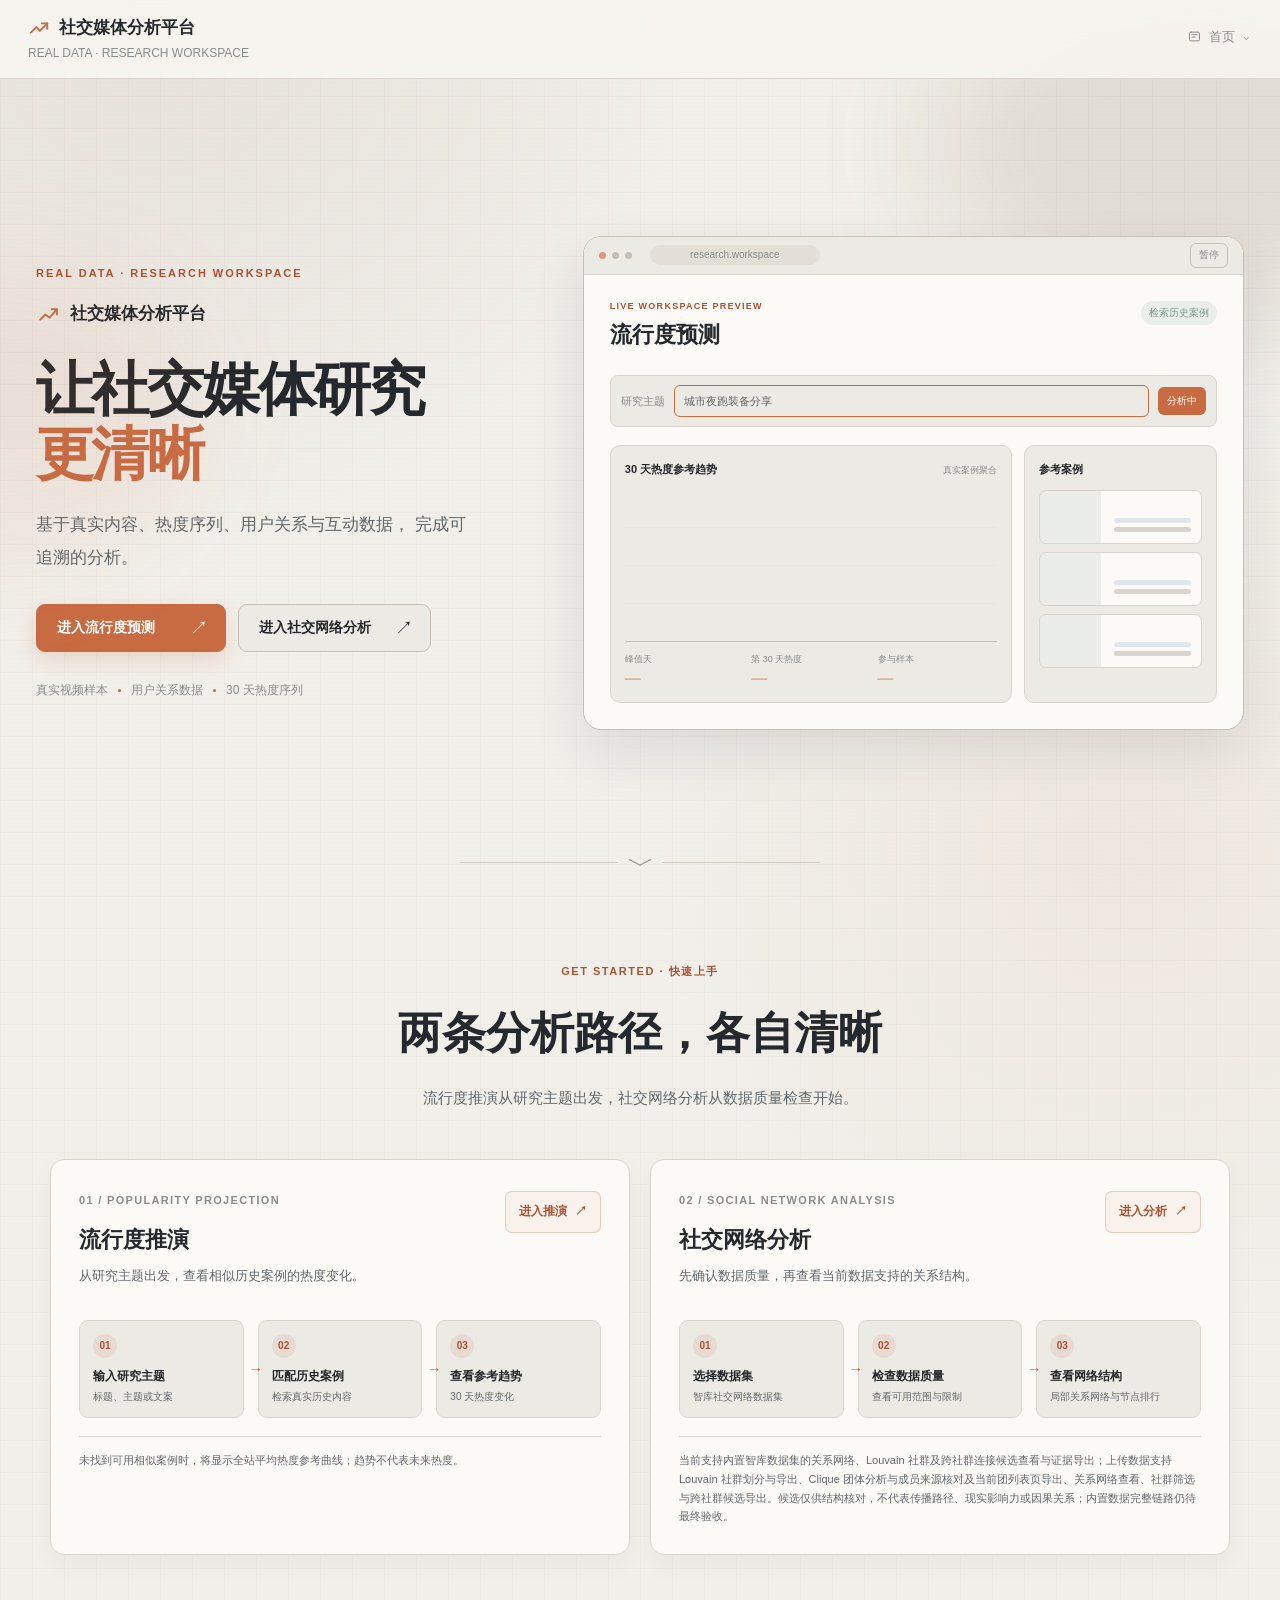
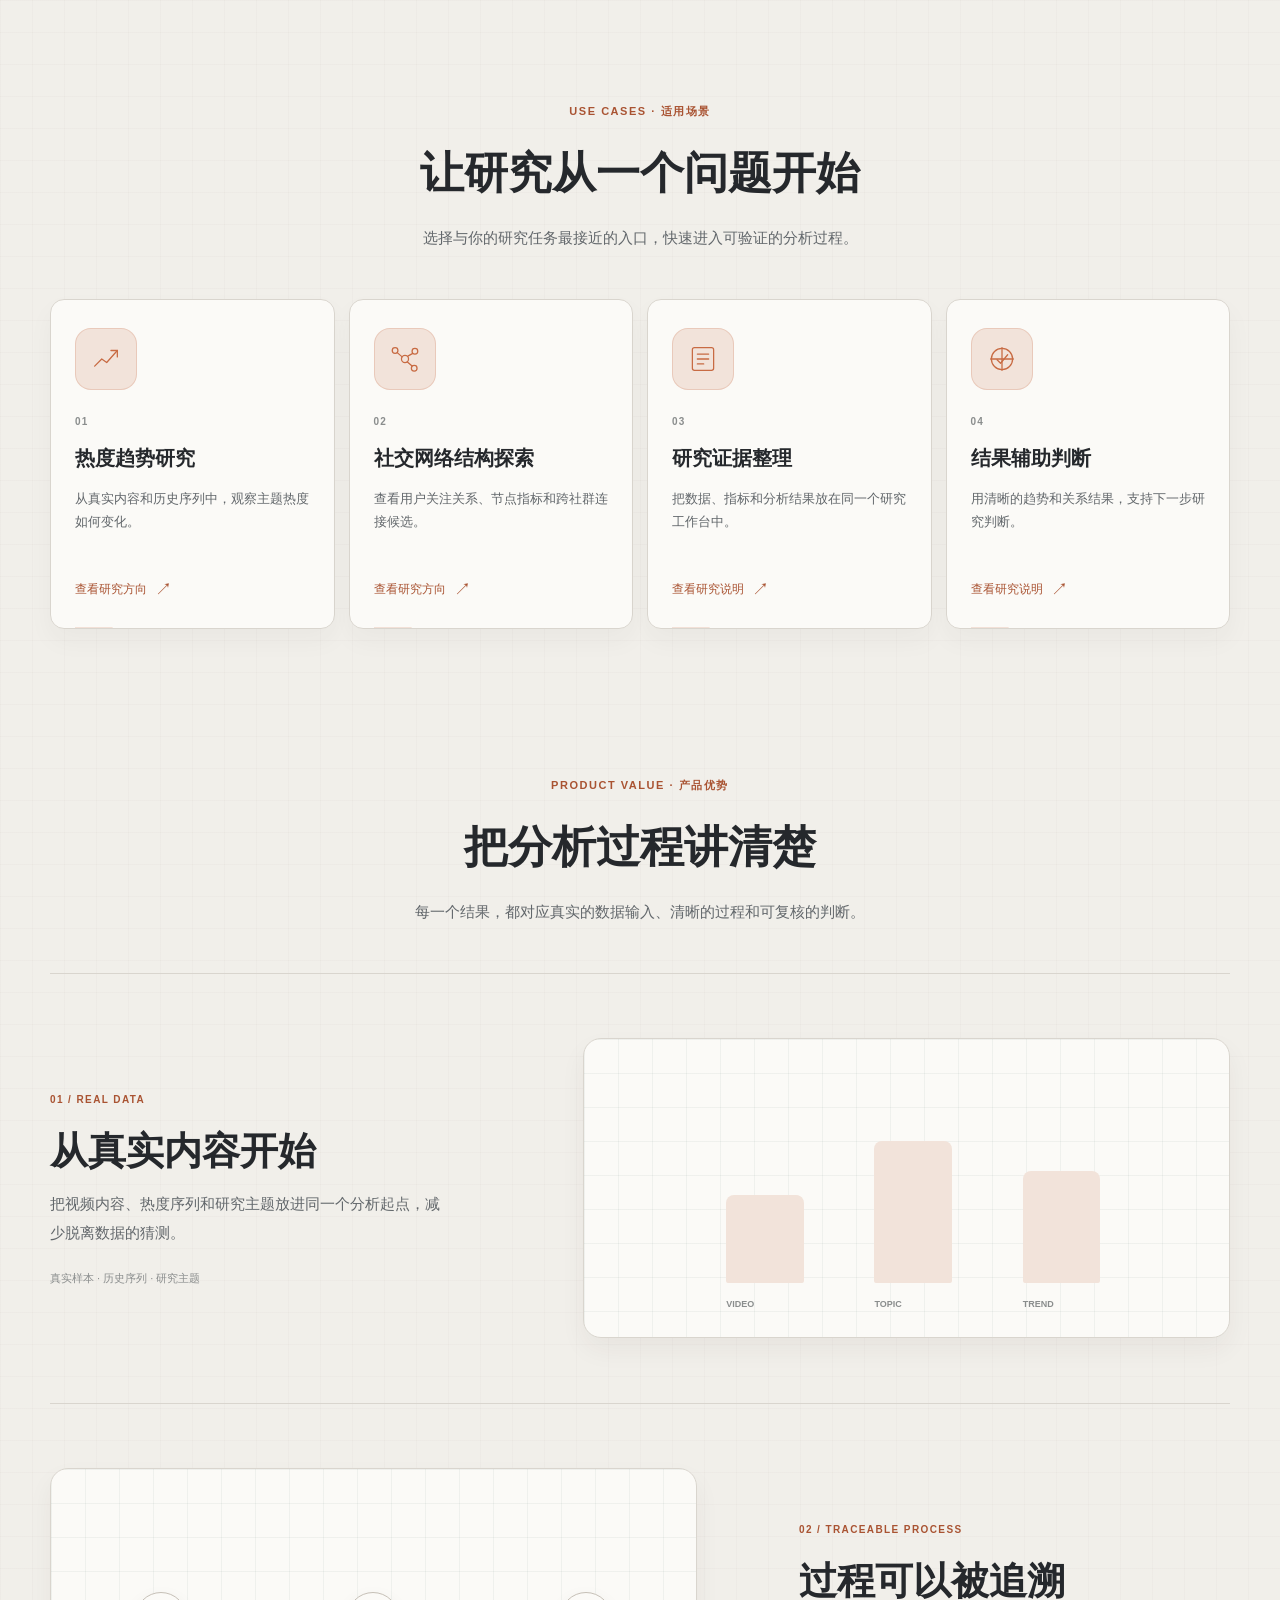
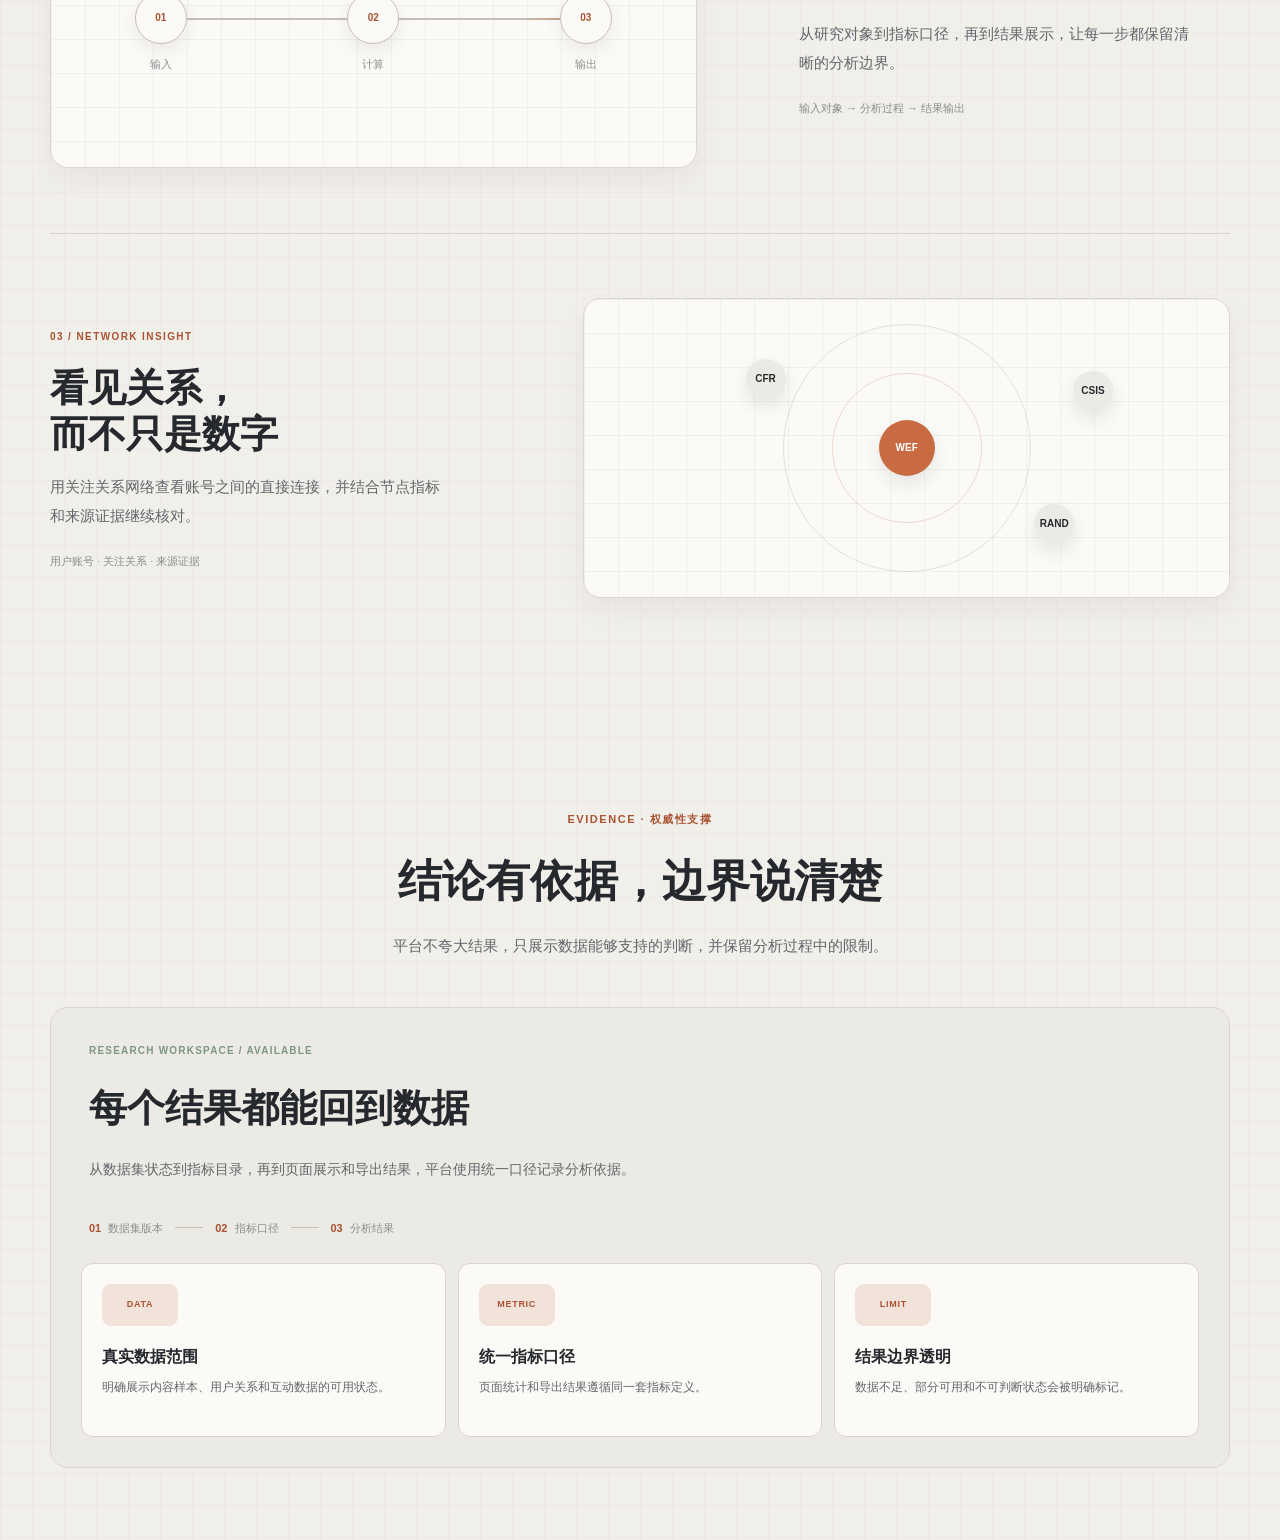
<file: src/main/resources/static/index.html>
<!DOCTYPE html>
<html lang="zh-CN">
<head>
    <meta charset="UTF-8">
    <meta name="color-scheme" content="light">
    <title>社交媒体分析平台</title>
    <link rel="icon" href="img/favicon.svg" type="image/svg+xml">
<link rel="stylesheet" href="css/style.css?v=20261111-ranking-bridge-spacing-1">
</head>
<body>
<header class="topbar">
    <a class="brand" href="#/">
        <div class="brand-row">
            <svg class="brand-icon" viewBox="0 0 24 24" fill="none" stroke="currentColor"
                 stroke-width="2" stroke-linecap="round" stroke-linejoin="round">
                <polyline points="3 17 9 11 13 15 21 7"></polyline>
                <polyline points="15 7 21 7 21 13"></polyline>
            </svg>
            <div id="brand-title" class="brand-title">社交媒体分析平台</div>
        </div>
        <div id="brand-sub" class="brand-sub">REAL DATA · RESEARCH WORKSPACE</div>
    </a>
    <div class="topbar-actions">
        <div id="workbench-menu" class="workbench-menu">
            <button id="workbench-toggle" class="workbench-toggle" type="button"
                    aria-label="打开工作台菜单" aria-expanded="false" aria-haspopup="menu">
                <svg viewBox="0 0 24 24" aria-hidden="true">
                    <rect x="4" y="5" width="16" height="14" rx="2"></rect>
                    <path d="M8 9h8M8 13h5"></path>
                </svg>
                <span id="workbench-current">工作台</span>
                <span class="workbench-chevron" aria-hidden="true">⌄</span>
            </button>
            <div id="workbench-panel" class="workbench-panel" role="menu">
                <div class="workbench-panel-label">切换工作台</div>
                <a class="workbench-link" data-route="trend" href="#/" role="menuitem">
                    <span class="workbench-index">00</span>
                    <span>
                        <strong>首页</strong>
                        <small>研究工作台总览</small>
                    </span>
                </a>
                <a class="workbench-link" data-route="predict" href="#/predict" role="menuitem">
                    <span class="workbench-index">01</span>
                    <span>
                        <strong>流行度预测</strong>
                        <small>热度参考趋势</small>
                    </span>
                </a>
                <a class="workbench-link" data-route="social-network" href="#/social-network" role="menuitem">
                    <span class="workbench-index">02</span>
                    <span>
                        <strong>社交网络分析</strong>
                        <small>关系、互动与主题</small>
                    </span>
                </a>
            </div>
        </div>
        <nav id="nav-shell" class="nav" aria-label="页面返回">
            <a id="nav-back" class="nav-back hidden" href="#/" aria-label="返回首页" title="返回首页">
                <svg viewBox="0 0 24 24" aria-hidden="true">
                    <path d="M19 12H5"></path>
                    <path d="M11 6 5 12l6 6"></path>
                </svg>
            </a>
        </nav>
    </div>
</header>

<main>
    <section id="page-trend" class="page active" aria-label="平台首页">
        <div class="home-landing">
            <section class="home-intro-shell" aria-label="平台介绍">
                <div class="home-intro-content">
                    <div class="home-kicker">REAL DATA · RESEARCH WORKSPACE</div>
                    <div class="home-brand-lockup">
                        <svg class="home-brand-mark" viewBox="0 0 24 24" aria-hidden="true">
                            <path d="M4 17 9 12l4 3 7-8"></path>
                            <path d="M15 7h5v5"></path>
                        </svg>
                        <span>社交媒体分析平台</span>
                    </div>
                    <h1>让社交媒体研究<br><span>更清晰</span></h1>
                    <p class="home-intro-description">
                        基于真实内容、热度序列、用户关系与互动数据，
                        完成可追溯的分析。
                    </p>
                    <div class="home-actions" aria-label="进入分析工作台">
                        <a class="home-action home-action-primary" href="#/predict">
                            <span>进入流行度预测</span>
                            <b aria-hidden="true">↗</b>
                        </a>
                        <a class="home-action home-action-secondary" href="#/social-network">
                            <span>进入社交网络分析</span>
                            <b aria-hidden="true">↗</b>
                        </a>
                    </div>
                    <div class="home-evidence-line">
                        <span>真实视频样本</span>
                        <i aria-hidden="true"></i>
                        <span>用户关系数据</span>
                        <i aria-hidden="true"></i>
                        <span>30 天热度序列</span>
                    </div>
                </div>
            </section>
            <section class="home-demo-shell" aria-label="产品演示">
                <div class="home-demo-window">
                    <div class="home-demo-chrome">
                        <span class="home-demo-dot" aria-hidden="true"></span>
                        <span class="home-demo-dot" aria-hidden="true"></span>
                        <span class="home-demo-dot" aria-hidden="true"></span>
                        <span class="home-demo-address">research.workspace</span>
                        <button id="home-demo-pause" class="home-demo-pause" type="button"
                                aria-label="暂停首页演示" aria-pressed="false">暂停</button>
                    </div>
                    <div class="home-demo-body">
                        <div class="home-demo-header">
                            <div>
                                <span class="home-demo-overline">LIVE WORKSPACE PREVIEW</span>
                                <strong id="home-demo-title">流行度预测</strong>
                            </div>
                            <span id="home-demo-state" class="home-demo-state" aria-live="polite">分析完成</span>
                        </div>
                        <div class="home-demo-toolbar">
                            <span class="home-demo-tool-label">研究主题</span>
                            <span id="home-demo-input" class="home-demo-input">城市夜跑装备分享</span>
                            <span id="home-demo-submit" class="home-demo-submit">开始推演</span>
                        </div>
                        <div id="home-demo-predict" class="home-demo-content home-demo-mode">
                            <div class="home-demo-chart-panel">
                                <div class="home-demo-panel-heading">
                                    <span>30 天热度参考趋势</span>
                                    <small>真实案例聚合</small>
                                </div>
                                <div class="home-demo-chart" aria-label="热度趋势预览">
                                    <span class="home-demo-chart-grid"></span>
                                    <svg viewBox="0 0 520 180" preserveAspectRatio="none" aria-hidden="true">
                                        <path id="home-demo-chart-line" d="M8 148 C55 116 76 68 123 76 S181 118 224 95 S283 46 324 61 S381 91 422 62 S467 48 512 25"></path>
                                        <path id="home-demo-chart-area" class="home-demo-chart-area" d="M8 148 C55 116 76 68 123 76 S181 118 224 95 S283 46 324 61 S381 91 422 62 S467 48 512 25 L512 170 L8 170 Z"></path>
                                    </svg>
                                </div>
                                <div class="home-demo-kpis">
                                    <div><small>峰值天</small><strong id="home-demo-peak">12</strong></div>
                                    <div><small>第 30 天热度</small><strong id="home-demo-day30">8.42</strong></div>
                                    <div><small>参与样本</small><strong id="home-demo-samples">36</strong></div>
                                </div>
                            </div>
                            <div class="home-demo-side-panel">
                                <span class="home-demo-panel-heading">参考案例</span>
                                <div class="home-demo-case"></div>
                                <div class="home-demo-case"></div>
                                <div class="home-demo-case"></div>
                            </div>
                        </div>
                        <div id="home-demo-social" class="home-demo-social home-demo-mode hidden">
                            <div class="home-demo-network-panel">
                                <div class="home-demo-panel-heading">
                                    <span>局部关系网络</span>
                                    <small>真实关注关系</small>
                                </div>
                                <div class="home-demo-network" aria-label="社交网络关系预览">
                                    <span class="home-demo-network-grid"></span>
                                    <span class="home-demo-edge edge-a"></span>
                                    <span class="home-demo-edge edge-b"></span>
                                    <span class="home-demo-edge edge-c"></span>
                                    <span class="home-demo-edge edge-d"></span>
                                    <span class="home-demo-node node-main">WEF</span>
                                    <span class="home-demo-node node-a">CFR</span>
                                    <span class="home-demo-node node-b">CSIS</span>
                                    <span class="home-demo-node node-c">RAND</span>
                                    <span class="home-demo-node node-d">OECD</span>
                                </div>
                            </div>
                            <div class="home-demo-user-panel">
                                <span class="home-demo-panel-heading">用户详情</span>
                                <strong>World Economic Forum</strong>
                                <span class="home-demo-user-meta">节点状态 · available</span>
                                <div class="home-demo-user-stat"><span>数据内被关注数</span><b>239</b></div>
                                <div class="home-demo-user-stat"><span>互动推文</span><b>1,284</b></div>
                                <span class="home-demo-drawer-line"></span>
                                <span class="home-demo-drawer-line short"></span>
                            </div>
                        </div>
                    </div>
                </div>
            </section>
            <a class="home-scroll-cue" href="#home-quickstart-section" aria-label="继续探索快速上手">
                <span class="home-scroll-line" aria-hidden="true"></span>
                <span class="home-scroll-arrow" aria-hidden="true"></span>
            </a>
        </div>
        <section id="home-quickstart-section" class="home-section home-quickstart"
                 aria-labelledby="home-quickstart-title">
            <div class="home-section-heading">
                <span class="home-section-kicker">GET STARTED · 快速上手</span>
                <h2 id="home-quickstart-title">两条分析路径，各自清晰</h2>
                <p>流行度推演从研究主题出发，社交网络分析从数据质量检查开始。</p>
            </div>
            <div class="home-quickstart-grid">
                <article class="home-workflow-card home-workflow-predict">
                    <div class="home-workflow-head">
                        <div>
                            <span class="home-workflow-index">01 / POPULARITY PROJECTION</span>
                            <h3>流行度推演</h3>
                            <p>从研究主题出发，查看相似历史案例的热度变化。</p>
                        </div>
                        <a class="home-workflow-link" href="#/predict">
                            进入推演 <span aria-hidden="true">↗</span>
                        </a>
                    </div>
                    <ol class="home-workflow-steps" aria-label="流行度推演流程">
                        <li>
                            <span class="home-workflow-step-index">01</span>
                            <div><strong>输入研究主题</strong><small>标题、主题或文案</small></div>
                        </li>
                        <li>
                            <span class="home-workflow-step-index">02</span>
                            <div><strong>匹配历史案例</strong><small>检索真实历史内容</small></div>
                        </li>
                        <li>
                            <span class="home-workflow-step-index">03</span>
                            <div><strong>查看参考趋势</strong><small>30 天热度变化</small></div>
                        </li>
                    </ol>
                    <p class="home-workflow-note">
                        未找到可用相似案例时，将显示全站平均热度参考曲线；趋势不代表未来热度。
                    </p>
                </article>
                <article class="home-workflow-card home-workflow-social">
                    <div class="home-workflow-head">
                        <div>
                            <span class="home-workflow-index">02 / SOCIAL NETWORK ANALYSIS</span>
                            <h3>社交网络分析</h3>
                            <p>先确认数据质量，再查看当前数据支持的关系结构。</p>
                        </div>
                        <a class="home-workflow-link" href="#/social-network">
                            进入分析 <span aria-hidden="true">↗</span>
                        </a>
                    </div>
                    <ol class="home-workflow-steps" aria-label="社交网络分析流程">
                        <li>
                            <span class="home-workflow-step-index">01</span>
                            <div><strong>选择数据集</strong><small>智库社交网络数据集</small></div>
                        </li>
                        <li>
                            <span class="home-workflow-step-index">02</span>
                            <div><strong>检查数据质量</strong><small>查看可用范围与限制</small></div>
                        </li>
                        <li>
                            <span class="home-workflow-step-index">03</span>
                            <div><strong>查看网络结构</strong><small>局部关系网络与节点排行</small></div>
                        </li>
                    </ol>
                    <p class="home-workflow-note">
                        当前支持内置智库数据集的关系网络、Louvain 社群及跨社群连接候选查看与证据导出；上传数据支持 Louvain 社群划分与导出、Clique 团体分析与成员来源核对及当前团列表页导出、关系网络查看、社群筛选与跨社群候选导出。候选仅供结构核对，不代表传播路径、现实影响力或因果关系；内置数据完整链路仍待最终验收。
                    </p>
                </article>
            </div>
        </section>
        <section class="home-section home-scenes" aria-labelledby="home-scenes-title">
            <div class="home-section-heading">
                <span class="home-section-kicker">USE CASES · 适用场景</span>
                <h2 id="home-scenes-title">让研究从一个问题开始</h2>
                <p>选择与你的研究任务最接近的入口，快速进入可验证的分析过程。</p>
            </div>
            <div class="home-scene-grid">
                <article class="home-scene-card" tabindex="0" aria-expanded="false" data-scene="predict">
                    <div class="home-scene-icon" aria-hidden="true">
                        <svg viewBox="0 0 48 48"><path d="M8 34 18 24l7 5 15-17"></path><path d="M31 12h9v9"></path></svg>
                    </div>
                    <span class="home-scene-index">01</span>
                    <h3>热度趋势研究</h3>
                    <p>从真实内容和历史序列中，观察主题热度如何变化。</p>
                    <span class="home-scene-link">查看研究方向 <b aria-hidden="true">↗</b></span>
                    <div class="home-scene-detail">
                        <p>你将看到主题热度参考趋势、历史序列和结果边界。</p>
                        <a href="#/predict">进入流行度预测 <b aria-hidden="true">↗</b></a>
                    </div>
                </article>
                <article class="home-scene-card" tabindex="0" aria-expanded="false" data-scene="social-network">
                    <div class="home-scene-icon" aria-hidden="true">
                        <svg viewBox="0 0 48 48"><circle cx="24" cy="24" r="5"></circle><circle cx="10" cy="12" r="4"></circle><circle cx="38" cy="13" r="4"></circle><circle cx="37" cy="37" r="4"></circle><path d="m20 21-7-6m15 5 7-4m-8 12 7 6"></path></svg>
                    </div>
                    <span class="home-scene-index">02</span>
                    <h3>社交网络结构探索</h3>
                    <p>查看用户关注关系、节点指标和跨社群连接候选。</p>
                    <span class="home-scene-link">查看研究方向 <b aria-hidden="true">↗</b></span>
                    <div class="home-scene-detail">
                        <p>可核对用户关注关系与跨社群连接证据；候选不代表传播能力或现实影响力。</p>
                        <a href="#/social-network">进入社交网络分析 <b aria-hidden="true">↗</b></a>
                    </div>
                </article>
                <article class="home-scene-card" tabindex="0" aria-expanded="false" data-scene="evidence">
                    <div class="home-scene-icon" aria-hidden="true">
                        <svg viewBox="0 0 48 48"><rect x="9" y="8" width="30" height="32" rx="3"></rect><path d="M16 17h16M16 24h16M16 31h9"></path></svg>
                    </div>
                    <span class="home-scene-index">03</span>
                    <h3>研究证据整理</h3>
                    <p>把数据、指标和分析结果放在同一个研究工作台中。</p>
                    <span class="home-scene-link">查看研究说明 <b aria-hidden="true">↗</b></span>
                    <div class="home-scene-detail">
                        <p>平台会保留数据集、指标口径和分析结果之间的对应关系。</p>
                    </div>
                </article>
                <article class="home-scene-card" tabindex="0" aria-expanded="false" data-scene="limits">
                    <div class="home-scene-icon" aria-hidden="true">
                        <svg viewBox="0 0 48 48"><path d="M24 8v32M8 24h32"></path><circle cx="24" cy="24" r="15"></circle><path d="m17 25 5 5 10-12"></path></svg>
                    </div>
                    <span class="home-scene-index">04</span>
                    <h3>结果辅助判断</h3>
                    <p>用清晰的趋势和关系结果，支持下一步研究判断。</p>
                    <span class="home-scene-link">查看研究说明 <b aria-hidden="true">↗</b></span>
                    <div class="home-scene-detail">
                        <p>数据不足、部分可用和不可判断状态会被明确标记。</p>
                    </div>
                </article>
            </div>
        </section>
        <section class="home-section home-advantages" aria-labelledby="home-advantages-title">
            <div class="home-section-heading">
                <span class="home-section-kicker">PRODUCT VALUE · 产品优势</span>
                <h2 id="home-advantages-title">把分析过程讲清楚</h2>
                <p>每一个结果，都对应真实的数据输入、清晰的过程和可复核的判断。</p>
            </div>
            <article class="home-advantage">
                <div class="home-advantage-copy">
                    <span class="home-advantage-index">01 / REAL DATA</span>
                    <h3>从真实内容开始</h3>
                    <p>把视频内容、热度序列和研究主题放进同一个分析起点，减少脱离数据的猜测。</p>
                    <span class="home-advantage-note">真实样本 · 历史序列 · 研究主题</span>
                </div>
                <div class="home-advantage-visual home-advantage-data" aria-label="真实数据进入分析流程的动画">
                    <span class="home-data-column column-a"></span>
                    <span class="home-data-column column-b"></span>
                    <span class="home-data-column column-c"></span>
                    <svg class="home-data-trend" viewBox="0 0 320 160"
                         preserveAspectRatio="none" aria-hidden="true">
                        <polyline points="16,126 160,45 304,88"></polyline>
                    </svg>
                    <span class="home-data-label label-a">VIDEO</span>
                    <span class="home-data-label label-b">TOPIC</span>
                    <span class="home-data-label label-c">TREND</span>
                </div>
            </article>
            <article class="home-advantage is-reversed">
                <div class="home-advantage-copy">
                    <span class="home-advantage-index">02 / TRACEABLE PROCESS</span>
                    <h3>过程可以被追溯</h3>
                    <p>从研究对象到指标口径，再到结果展示，让每一步都保留清晰的分析边界。</p>
                    <span class="home-advantage-note">输入对象 → 分析过程 → 结果输出</span>
                </div>
                <div class="home-advantage-visual home-advantage-process" aria-label="分析过程步骤动画">
                    <span class="home-process-line"></span>
                    <span class="home-process-step step-a"><b>01</b><small>输入</small></span>
                    <span class="home-process-step step-b"><b>02</b><small>计算</small></span>
                    <span class="home-process-step step-c"><b>03</b><small>输出</small></span>
                </div>
            </article>
            <article class="home-advantage">
                <div class="home-advantage-copy">
                    <span class="home-advantage-index">03 / NETWORK INSIGHT</span>
                    <h3><span>看见关系，</span><span>而不只是数字</span></h3>
                    <p>用关注关系网络查看账号之间的直接连接，并结合节点指标和来源证据继续核对。</p>
                    <span class="home-advantage-note">用户账号 · 关注关系 · 来源证据</span>
                </div>
                <div class="home-advantage-visual home-advantage-network" aria-label="社交网络关系展开动画">
                    <span class="home-network-orbit orbit-a"></span>
                    <span class="home-network-orbit orbit-b"></span>
                    <span class="home-network-core">WEF</span>
                    <span class="home-network-point point-a">CFR</span>
                    <span class="home-network-point point-b">CSIS</span>
                    <span class="home-network-point point-c">RAND</span>
                </div>
            </article>
        </section>
        <section class="home-section home-evidence" aria-labelledby="home-evidence-title">
            <div class="home-section-heading">
                <span class="home-section-kicker">EVIDENCE · 权威性支撑</span>
                <h2 id="home-evidence-title">结论有依据，边界说清楚</h2>
                <p>平台不夸大结果，只展示数据能够支持的判断，并保留分析过程中的限制。</p>
            </div>
            <div class="home-evidence-board">
                <div class="home-evidence-main">
                    <span class="home-evidence-status">RESEARCH WORKSPACE / AVAILABLE</span>
                    <h3>每个结果都能回到数据</h3>
                    <p>从数据集状态到指标目录，再到页面展示和导出结果，平台使用统一口径记录分析依据。</p>
                    <div class="home-evidence-trace">
                        <span><b>01</b> 数据集版本</span>
                        <i aria-hidden="true"></i>
                        <span><b>02</b> 指标口径</span>
                        <i aria-hidden="true"></i>
                        <span><b>03</b> 分析结果</span>
                    </div>
                </div>
                <div class="home-evidence-list">
                    <article class="home-evidence-card">
                        <span class="home-evidence-card-icon">DATA</span>
                        <div>
                            <h3>真实数据范围</h3>
                            <p>明确展示内容样本、用户关系和互动数据的可用状态。</p>
                        </div>
                    </article>
                    <article class="home-evidence-card">
                        <span class="home-evidence-card-icon">METRIC</span>
                        <div>
                            <h3>统一指标口径</h3>
                            <p>页面统计和导出结果遵循同一套指标定义。</p>
                        </div>
                    </article>
                    <article class="home-evidence-card">
                        <span class="home-evidence-card-icon">LIMIT</span>
                        <div>
                            <h3>结果边界透明</h3>
                            <p>数据不足、部分可用和不可判断状态会被明确标记。</p>
                        </div>
                    </article>
                </div>
            </div>
        </section>
    </section>

    <section id="page-predict" class="page">
        <div class="page-head">
            <div class="page-overline">REAL DATA · POPULARITY STUDY</div>
            <h1>流行度预测</h1>
            <p>基于真实历史视频数据的热度推演工作台，输入研究主题，查看 30 天热度参考趋势。</p>
        </div>
        <div id="predict-subject" class="predict-section">
            <div class="predict-section-head">
                <div class="page-overline">RESEARCH SUBJECT</div>
                <h2>研究对象</h2>
            </div>
            <div class="predict-panel card-panel reveal">
            <div class="predict-input-row">
                <div id="upload-zone" class="upload-zone">
                    <input id="predict-file" type="file" accept="image/*" hidden>
                    <div class="field-label">图片材料（可选）</div>
                    <div id="upload-hint" class="upload-hint">
                        <div class="upload-icon">＋</div>
                        <div>拖拽图片到此处，或点击选择图片</div>
                        <div class="upload-sub">支持 JPG / PNG / WebP</div>
                        <div class="upload-sub">当前图片仅作记录和预览，不参与文本检索或热度计算</div>
                    </div>
                    <div id="upload-preview" class="upload-preview hidden">
                        <img id="upload-preview-img" alt="预览">
                        <button id="upload-clear" class="btn" type="button">移除图片</button>
                    </div>
                </div>
                <div class="predict-fields">
                    <label class="field-label" for="predict-text">研究文本</label>
                    <textarea id="predict-text" class="input textarea" rows="4"
                              placeholder="输入视频标题、主题或文案，例如：今天教大家做一道红烧肉"></textarea>
                    <div class="upload-sub">文本将匹配历史视频的标题、标签和描述字段。</div>
                    <div class="predict-actions">
                        <input id="predict-topk" type="hidden" value="30">
                        <button id="predict-submit" class="btn primary">开始推演</button>
                    </div>
                    <div class="upload-sub">提交后将检索历史样本并生成 30 天热度参考趋势。</div>
                </div>
            </div>
            </div>
        </div>
        <div id="predict-subject-summary" class="predict-subject-summary hidden">
            <div>
                <span class="page-overline">01 / RESEARCH SUBJECT</span>
                <span class="predict-summary-label">研究对象</span>
                <strong id="predict-summary-text" class="predict-summary-text"></strong>
            </div>
            <button id="predict-edit" class="btn" type="button">重新编辑</button>
        </div>
        <div id="predict-results-shell" class="predict-results-shell hidden">
            <div class="predict-results-content">
                <section id="predict-trend" class="predict-result-section card-panel">
                    <div class="predict-section-head">
                        <div class="page-overline">02 / POPULARITY PROJECTION</div>
                        <h2>热度推演</h2>
                    </div>
                    <div id="predict-result" class="predict-result hidden">
                        <div class="result-subtitle">30 天热度参考趋势</div>
                        <div id="predict-note" class="result-note"></div>
                        <div id="predict-status" class="predict-status result-note" aria-live="polite">
                            <span id="predict-status-normal" class="predict-status-item hidden" data-status="normal">当前趋势由本次文本检索返回的历史案例曲线计算形成，仅用于查看相关历史数据的变化情况，不代表全部相关视频，也不代表未来热度。</span>
                            <span id="predict-status-sparse" class="predict-status-item hidden" data-status="sparse">当前可用历史案例较少，该趋势仅用于辅助比较。</span>
                            <span id="predict-status-fallback" class="predict-status-item hidden" data-status="fallback">未找到可展示的相似历史案例，当前曲线为全站平均热度参考趋势。</span>
                        </div>
                        <div class="result-kpis">
                            <article class="result-kpi" aria-label="峰值天">
                                <span class="result-kpi-label">峰值天</span>
                                <span class="result-kpi-value" id="kpi-peak">—</span>
                            </article>
                            <article class="result-kpi" aria-label="第 30 天热度">
                                <span class="result-kpi-label">第 30 天热度</span>
                                <span class="result-kpi-value" id="kpi-day30">—</span>
                            </article>
                            <article class="result-kpi" aria-label="实际参与计算的样本数">
                                <span class="result-kpi-label">实际参与计算的样本数</span>
                                <span class="result-kpi-value" id="kpi-refs">—</span>
                            </article>
                        </div>
                        <div id="predict-kpi-trend" class="result-kpi-trend"></div>
                        <div id="predict-chart" class="predict-chart"></div>
                    </div>
                    <div id="predict-method" class="predict-method-block hidden">
                        <div class="predict-section-head">
                            <h3>数据口径</h3>
                        </div>
                        <div class="predict-method-grid">
                            <div class="predict-method-row">
                                <span class="predict-method-label">数据来源</span>
                                <span id="predict-method-source" class="predict-method-value"></span>
                            </div>
                            <div class="predict-method-row">
                                <span class="predict-method-label">匹配字段</span>
                                <span id="predict-method-fields" class="predict-method-value"></span>
                            </div>
                            <div class="predict-method-row">
                                <span class="predict-method-label">检索方式</span>
                                <span id="predict-method-retrieval" class="predict-method-value"></span>
                            </div>
                            <div class="predict-method-row">
                                <span class="predict-method-label">实际命中数</span>
                                <span id="predict-method-matched-count" class="predict-method-value"></span>
                            </div>
                            <div class="predict-method-row">
                                <span class="predict-method-label">实际参与计算数</span>
                                <span id="predict-method-used-count" class="predict-method-value"></span>
                            </div>
                            <div class="predict-method-row">
                                <span class="predict-method-label">计算方式</span>
                                <span id="predict-method-aggregation" class="predict-method-value"></span>
                            </div>
                            <div class="predict-method-row">
                                <span class="predict-method-label">图片状态</span>
                                <span id="predict-method-image" class="predict-method-value"></span>
                            </div>
                            <div class="predict-method-row">
                                <span class="predict-method-label">结果边界</span>
                                <span id="predict-method-boundary" class="predict-method-value"></span>
                            </div>
                        </div>
                    </div>
                </section>
                <section id="predict-references" class="predict-result-section card-panel">
                    <div class="predict-section-head">
                        <div class="page-overline">03 / REFERENCE CASES</div>
                        <h2>参考案例</h2>
                    </div>
                    <div id="predict-refs-wrap" class="predict-refs-wrap hidden">
                        <div class="result-subtitle">本次文本检索返回的历史视频，可按需查看具体数据。</div>
                        <div id="predict-refs" class="video-grid"></div>
                        <button id="predict-refs-more" class="btn secondary predict-refs-more hidden" type="button">
                            加载更多案例
                        </button>
                    </div>
                </section>
            </div>
        </div>
    </section>

    <section id="page-social-network-task" class="page social-network-workspace-page"
             aria-label="社交网络分析工作台">
        <div id="social-network-shell-layout" class="social-network-shell-layout">
            <aside id="social-network-sidebar" class="social-network-sidebar"
                   aria-label="社交网络分析导航">
                <div class="social-network-sidebar-head">
                    <div class="social-network-sidebar-heading">
                        <span>ANALYSIS WORKSPACE</span>
                        <strong>分析任务</strong>
                    </div>
                    <button id="social-network-sidebar-toggle"
                            class="social-network-sidebar-toggle" type="button"
                            aria-label="收起导航" aria-expanded="true"
                            aria-controls="social-network-sidebar">
                        <svg viewBox="0 0 24 24" aria-hidden="true">
                            <path d="m14 5-7 7 7 7"></path>
                            <path d="M7 12h13"></path>
                        </svg>
                    </button>
                </div>
                <nav class="social-network-sidebar-nav" aria-label="分析模块">
                    <a class="social-network-sidebar-link"
                       data-social-network-group="overview" data-label="分析概览"
                       href="#/social-network" title="分析概览" aria-label="分析概览">
                        <svg viewBox="0 0 24 24" aria-hidden="true">
                            <rect x="4" y="4" width="6" height="6" rx="1"></rect>
                            <rect x="14" y="4" width="6" height="6" rx="1"></rect>
                            <rect x="4" y="14" width="6" height="6" rx="1"></rect>
                            <rect x="14" y="14" width="6" height="6" rx="1"></rect>
                        </svg>
                        <span class="social-network-sidebar-label">分析概览</span>
                    </a>
                    <a class="social-network-sidebar-link"
                       data-social-network-group="data" data-label="数据与质量"
                       href="#/social-network/data" title="数据与质量" aria-label="数据与质量">
                        <svg viewBox="0 0 24 24" aria-hidden="true">
                            <path d="M5 6.5C5 5.1 8.1 4 12 4s7 1.1 7 2.5S15.9 9 12 9 5 7.9 5 6.5Z"></path>
                            <path d="M5 6.5v11C5 18.9 8.1 20 12 20s7-1.1 7-2.5v-11"></path>
                            <path d="M5 12c0 1.4 3.1 2.5 7 2.5s7-1.1 7-2.5"></path>
                        </svg>
                        <span class="social-network-sidebar-label">数据与质量</span>
                    </a>
                    <a class="social-network-sidebar-link"
                       data-social-network-group="relations" data-label="关系与节点"
                       href="#/social-network/relations" title="关系与节点" aria-label="关系与节点">
                        <svg viewBox="0 0 24 24" aria-hidden="true">
                            <circle cx="6" cy="7" r="2.5"></circle>
                            <circle cx="18" cy="6" r="2.5"></circle>
                            <circle cx="13" cy="18" r="2.5"></circle>
                            <path d="m8.4 6.8 7.1-.6M7.4 9.2l4.2 6.5m4-7.2-1.7 7"></path>
                        </svg>
                        <span class="social-network-sidebar-label">关系与节点</span>
                    </a>
                    <a class="social-network-sidebar-link"
                       data-social-network-group="content" data-label="内容与互动"
                       href="#/social-network/content" title="内容与互动" aria-label="内容与互动">
                        <svg viewBox="0 0 24 24" aria-hidden="true">
                            <path d="M5 5.5h14a2 2 0 0 1 2 2v8a2 2 0 0 1-2 2h-7l-5 3v-3H5a2 2 0 0 1-2-2v-8a2 2 0 0 1 2-2Z"></path>
                            <path d="M7 10h10M7 13.5h7"></path>
                        </svg>
                        <span class="social-network-sidebar-label">内容与互动</span>
                    </a>
                </nav>
            </aside>
            <div id="social-network-shell-main" class="social-network-shell-main"
                 tabindex="-1">
                <div class="social-network-task-content">
                    <header class="social-network-task-heading">
                        <div class="social-network-task-heading-copy">
                            <p id="social-network-task-eyebrow">ANALYSIS OVERVIEW</p>
                            <h1 id="social-network-task-title">社交网络分析</h1>
                        </div>
                        <div class="social-network-task-heading-actions">
                            <button id="social-network-quality-report-export"
                                    class="button button-secondary" type="button"
                                    data-social-network-quality-export hidden>
                                导出质量报告
                            </button>
                            <button id="social-network-overview-retry"
                                    class="button button-secondary" type="button"
                                    hidden>
                                刷新概览
                            </button>
                        </div>
                        <nav id="social-network-relations-tabs"
                             class="social-network-relations-tabs"
                             aria-label="关系与节点分析" hidden>
                            <a href="#/social-network/relations">网络结构</a>
                            <a href="#/social-network/relations/ranking">节点排行</a>
                            <a href="#/social-network/relations/user">用户关系</a>
                            <a href="#/social-network/relations/groups">团体与社群</a>
                        </nav>
                        <nav id="social-network-content-tabs"
                             class="social-network-content-task-nav"
                             aria-label="内容分析页面" hidden>
                            <a href="#/social-network/content">互动分析</a>
                            <a href="#/social-network/content/topic">主题分析</a>
                        </nav>
                    </header>
                    <section id="social-network-overview-home" class="social-network-overview-home"
                             aria-labelledby="social-network-task-title" hidden>
                        <section class="social-network-overview-tasks"
                                 aria-label="分析任务">
                            <div class="social-network-overview-task-grid">
                                <a class="social-network-overview-task"
                                   href="#/social-network/data">
                                    <span class="social-network-overview-task-eyebrow">
                                        DATA &amp; QUALITY
                                    </span>
                                    <span class="social-network-overview-task-kicker">数据与质量</span>
                                    <span class="social-network-overview-task-description">
                                        选择数据，检查哪些记录可以参与分析。
                                    </span>
                                    <span class="social-network-overview-task-scope">
                                        当前数据 · 上传检查 · 质量报告
                                    </span>
                                    <span class="social-network-overview-task-action">进入数据管理</span>
                                </a>
                                <a class="social-network-overview-task"
                                   href="#/social-network/relations">
                                    <span class="social-network-overview-task-eyebrow">
                                        NETWORK &amp; NODES
                                    </span>
                                    <span class="social-network-overview-task-kicker">关系与节点</span>
                                    <span class="social-network-overview-task-description">
                                        查看用户关注网络、节点指标排行及关系证据。
                                    </span>
                                    <span class="social-network-overview-task-scope">
                                        网络结构 · 节点排行 · 用户关系
                                    </span>
                                    <span class="social-network-overview-task-action">进入关系分析</span>
                                </a>
                                <a class="social-network-overview-task"
                                   href="#/social-network/content">
                                    <span class="social-network-overview-task-eyebrow">
                                        CONTENT &amp; INTERACTION
                                    </span>
                                    <span class="social-network-overview-task-kicker">内容与互动</span>
                                    <span class="social-network-overview-task-description">
                                        比较互动表现，查询主题相关的内容与用户。
                                    </span>
                                    <span class="social-network-overview-task-scope">
                                        互动统计 · 主题查询
                                    </span>
                                    <span class="social-network-overview-task-action">进入内容分析</span>
                                </a>
                            </div>
                        </section>
                        <section class="social-network-overview-summary"
                                 aria-label="当前数据分析摘要">
                            <article class="social-network-overview-summary-card">
                                <header class="social-network-overview-section-head">
                                    <div>
                                        <p class="social-network-data-eyebrow">NETWORK STRUCTURE</p>
                                        <h2>网络结构摘要</h2>
                                    </div>
                                    <a href="#/social-network/relations">完整分析</a>
                                </header>
                                <p id="social-network-overview-network-scope"
                                   class="social-network-overview-summary-scope"
                                   role="status" aria-live="polite">
                                    正在读取完整规范化网络摘要…
                                </p>
                                <dl class="social-network-overview-network-metrics">
                                    <div>
                                        <dt>孤立节点</dt>
                                        <dd id="social-network-overview-isolated-node-count">-</dd>
                                    </div>
                                    <div>
                                        <dt>网络密度</dt>
                                        <dd id="social-network-overview-density">-</dd>
                                    </div>
                                    <div>
                                        <dt>弱连通分量</dt>
                                        <dd id="social-network-overview-component-count">-</dd>
                                    </div>
                                    <div>
                                        <dt>最大弱连通分量</dt>
                                        <dd id="social-network-overview-largest-component">-</dd>
                                    </div>
                                </dl>
                                <p class="social-network-overview-summary-note">
                                    密度描述规范化有向关系位置占比，不代表关系亲密程度。
                                </p>
                            </article>
                            <article class="social-network-overview-summary-card">
                                <header class="social-network-overview-section-head">
                                    <div>
                                        <p class="social-network-data-eyebrow">INTERACTION SNAPSHOT</p>
                                        <h2>互动表现摘要</h2>
                                    </div>
                                    <a href="#/social-network/content">完整分析</a>
                                </header>
                                <p id="social-network-overview-interaction-scope"
                                   class="social-network-overview-summary-scope"
                                   role="status" aria-live="polite">
                                    正在读取纳入分析的互动样本…
                                </p>
                                <dl class="social-network-overview-interaction-metrics">
                                    <div>
                                        <dt>点赞总数</dt>
                                        <dd id="social-network-overview-like-total">-</dd>
                                    </div>
                                    <div>
                                        <dt>评论总数</dt>
                                        <dd id="social-network-overview-reply-total">-</dd>
                                    </div>
                                    <div>
                                        <dt>转发总数</dt>
                                        <dd id="social-network-overview-repost-total">-</dd>
                                    </div>
                                </dl>
                                <p class="social-network-overview-summary-note">
                                    汇总纳入分析的去重推文样本；缺失统计不会按零展示。
                                </p>
                            </article>
                        </section>
                    </section>
                    <section id="social-network-dataset-page" class="social-network-dataset-page"
                             aria-labelledby="social-network-task-title" hidden>
                        <div id="social-network-dataset-loading"
                             class="social-network-dataset-loading" role="status"
                             aria-live="polite">正在读取当前数据…</div>
                        <div id="social-network-dataset-error"
                             class="social-network-overview-error" role="alert" hidden>
                            <p>暂时无法读取当前数据身份。现有分析上下文未作修改。</p>
                            <button id="social-network-dataset-retry"
                                    class="button button-secondary" type="button">重试</button>
                        </div>
                        <div id="social-network-dataset-content" hidden>
                            <section class="social-network-dataset-identity"
                                     aria-labelledby="social-network-dataset-name">
                                <div class="social-network-dataset-identity-head">
                                    <div>
                                        <p class="social-network-data-eyebrow">
                                            DATASET OVERVIEW
                                        </p>
                                        <h2 id="social-network-dataset-name">正在读取数据身份…</h2>
                                    </div>
                                    <div class="social-network-dataset-identity-actions">
                                        <span id="social-network-dataset-status"
                                              class="social-network-quality-report-status"
                                              role="status" aria-live="polite">状态读取中</span>
                                        <a class="button button-primary"
                                           href="#/social-network/data/upload">上传数据</a>
                                    </div>
                                </div>
                                <div id="social-network-dataset-notice"
                                     class="social-network-overview-notice" role="status" hidden></div>
                                <div class="social-network-dataset-source">
                                    <div>
                                        <span class="social-network-data-eyebrow">数据来源</span>
                                        <p id="social-network-dataset-source-summary">未提供</p>
                                    </div>
                                    <button id="social-network-dataset-source-open"
                                            class="button button-secondary" type="button">
                                        查看来源详情
                                    </button>
                                </div>
                            </section>
                            <section id="social-network-dataset-quality"
                                     class="social-network-dataset-quality"
                                     aria-label="数据质量报告">
                                <div id="social-network-quality-report"
                                     class="social-network-quality-report"
                                     aria-live="polite"></div>
                            </section>
                            <section class="social-network-dataset-switch"
                                     aria-labelledby="social-network-dataset-switch-heading">
                                <div class="social-network-dataset-section-head">
                                    <div>
                                        <p class="social-network-data-eyebrow">DATA CONTEXT</p>
                                        <h2 id="social-network-dataset-switch-heading">切换数据</h2>
                                    </div>
                                    <a class="social-network-inline-link"
                                       href="#/social-network/data/upload">上传并检查新数据</a>
                                </div>
                                <article class="social-network-dataset-switch-row">
                                    <div>
                                        <strong id="social-network-builtin-dataset-name">
                                            智库社交网络数据集
                                        </strong>
                                        <p id="social-network-dataset-switch-description">
                                            使用项目内置数据进行分析。
                                        </p>
                                    </div>
                                    <span id="social-network-builtin-current"
                                          class="social-network-dataset-current" hidden>
                                        正在使用
                                    </span>
                                    <button id="social-network-dataset-switch-builtin"
                                            class="button button-secondary" type="button" hidden>
                                        使用内置数据
                                    </button>
                                </article>
                                <div id="social-network-dataset-upload-state"
                                     class="social-network-dataset-upload-state" hidden>
                                    <p id="social-network-dataset-upload-message"></p>
                                    <a id="social-network-dataset-upload-link"
                                       class="button button-secondary"
                                       href="#/social-network/data/upload">继续检查</a>
                                </div>
                                <p id="social-network-dataset-switch-blocked"
                                   class="social-network-dataset-switch-blocked" role="status" hidden>
                                    上传检查正在进行；请先完成或取消检查，再切换数据。
                                </p>
                                <p id="social-network-dataset-switch-status"
                                   class="social-network-data-status" role="status"
                                   aria-live="polite"></p>
                            </section>
                        </div>
                    </section>
                    <section id="social-network-group-page"
                             class="social-network-group-page"
                             aria-label="团体与社群分析" hidden>
                        <div class="social-network-group-toolbar">
                            <div class="social-network-group-tabs" role="tablist"
                                 aria-label="选择团体分析">
                                <button type="button" role="tab" aria-selected="true"
                                        data-group-analysis="clique"
                                        aria-describedby="social-network-group-clique-method">
                                    紧密关注组合 Clique
                                    <span class="social-network-scope-term social-network-group-tab-help">
                                        <span class="social-network-scope-term-trigger"
                                              aria-hidden="true">i</span>
                                        <span class="social-network-scope-term-tooltip"
                                              id="social-network-group-clique-method"
                                              role="tooltip"><strong>Clique 计算口径</strong>：将任一方向有关注的账号视为相连，寻找至少 3 个账号组成且不能再加入其他账号的极大团；团之间可以重叠，重叠团分别计数。</span>
                                    </span>
                                </button>
                                <button type="button" role="tab" aria-selected="false"
                                        data-group-analysis="louvain"
                                        aria-describedby="social-network-group-louvain-method">
                                    关注网络分组 Louvain
                                    <span class="social-network-scope-term social-network-group-tab-help">
                                        <span class="social-network-scope-term-trigger"
                                              aria-hidden="true">i</span>
                                        <span class="social-network-scope-term-tooltip"
                                              id="social-network-group-louvain-method"
                                              role="tooltip"><strong>Louvain 计算口径</strong>：按连接模式划分算法社群，不代表现实组织。计算将关注关系转为无向简单网络（合并重复关系、忽略自环），resolution 固定为 1.0。</span>
                                    </span>
                                </button>
                            </div>
                            <div class="social-network-group-actions">
                                <span data-group-status class="social-network-group-status"
                                      role="status" aria-live="polite">等待读取</span>
                                <button type="button" class="button button-secondary"
                                        data-group-export disabled>导出当前结果</button>
                                <button type="button" class="button button-secondary"
                                        data-group-refresh>刷新状态</button>
                                <button type="button" class="button button-primary"
                                        data-group-start>开始计算</button>
                                <a class="button button-secondary"
                                   href="#/social-network/network">全局关系图</a>
                            </div>
                        </div>
                        <p data-group-notice class="social-network-group-notice"
                           role="status" aria-live="polite" hidden></p>
                        <section class="social-network-group-findings"
                                 aria-label="分析发现" data-group-findings
                                 aria-live="polite"></section>
                        <details class="social-network-group-technical">
                            <summary>查看计算指标与规模分布</summary>
                        <section class="social-network-group-summary"
                                 aria-label="分析摘要" data-group-summary></section>
                        <section class="social-network-group-distribution"
                                 aria-label="规模分布">
                            <header>
                                <div>
                                    <h2 data-group-distribution-title>团规模分布</h2>
                                    <p data-group-distribution-note></p>
                                </div>
                            </header>
                            <div data-group-distribution></div>
                        </section>
                        </details>
                        <div class="social-network-group-results">
                            <section class="social-network-group-list-panel"
                                     aria-labelledby="social-network-group-list-heading">
                                <header class="social-network-group-panel-head">
                                    <div>
                                        <h2 id="social-network-group-list-heading"
                                            data-group-list-title>极大团列表</h2>
                                        <p data-group-list-count>等待分析状态</p>
                                    </div>
                                    <nav class="social-network-group-pagination"
                                         aria-label="团体结果分页">
                                        <button type="button" data-group-list-prev
                                                aria-label="上一页">上一页</button>
                                        <span data-group-list-page>—</span>
                                        <button type="button" data-group-list-next
                                                aria-label="下一页">下一页</button>
                                    </nav>
                                </header>
                                <div data-group-list class="social-network-group-list"
                                     aria-live="polite"></div>
                            </section>
                            <section class="social-network-group-evidence-panel"
                                     aria-labelledby="social-network-group-evidence-heading">
                                <header class="social-network-group-panel-head">
                                    <div>
                                        <h2 id="social-network-group-evidence-heading"
                                            data-group-evidence-title>成员与来源证据</h2>
                                        <p data-group-evidence-subtitle>
                                            选择一个团或社群后按需读取来源行。
                                        </p>
                                    </div>
                                </header>
                                <div class="social-network-group-evidence-tabs"
                                     role="tablist" aria-label="证据类型">
                                    <button type="button" role="tab" aria-selected="true"
                                            data-group-evidence-section="members">
                                        成员
                                    </button>
                                    <button type="button" role="tab" aria-selected="false"
                                            data-group-evidence-section="ties">
                                        关系来源
                                    </button>
                                </div>
                                <p data-group-evidence-status class="social-network-group-evidence-status"
                                   role="status" aria-live="polite">
                                    证据按需加载；每页最多 20 项。
                                </p>
                                <div data-group-evidence-list
                                     class="social-network-group-evidence-list"></div>
                                <nav class="social-network-group-pagination"
                                     aria-label="来源证据分页">
                                    <button type="button" data-group-evidence-prev
                                            aria-label="上一页">上一页</button>
                                    <span data-group-evidence-page>—</span>
                                    <button type="button" data-group-evidence-next
                                            aria-label="下一页">下一页</button>
                                </nav>
                            </section>
                        </div>
                    </section>
                    <section class="social-network-task-card" aria-live="polite">
                        <h2 id="social-network-task-status">正在打开任务</h2>
                        <p id="social-network-task-message">
                            任务视图正在加载，请稍候。
                        </p>
                        <a id="social-network-task-return" class="button button-secondary"
                           href="#/social-network">返回分析概览</a>
                    </section>
                </div>
            </div>
        </div>
    </section>

    <section id="page-social-network-graph" class="page social-network-graph-page">
        <div class="social-network-graph-heading">
            <a id="social-network-graph-back"
               class="social-network-graph-back"
               href="#/social-network">返回社交网络分析</a>
            <div class="page-overline">GLOBAL RELATIONSHIP MAP</div>
            <h1>关系网络图</h1>
            <p>查看当前数据集中的用户节点与真实关注关系。画布会标明本次展示量和完整范围；可缩放、平移并调整当前视图布局。</p>
        </div>
        <div class="social-network-graph-context card-panel">
            <div><span>数据集</span><strong id="social-network-graph-dataset">智库社交网络数据集</strong></div>
            <div><span>数据版本</span><strong id="social-network-graph-version">加载中</strong></div>
            <div><span>本次展示节点 / 完整范围</span><strong id="social-network-graph-node-count">-</strong></div>
            <div><span>本次展示关系 / 完整范围</span><strong id="social-network-graph-edge-count">-</strong></div>
            <span id="social-network-graph-status" class="social-network-graph-status" role="status">
                正在读取关系网络…
            </span>
        </div>
        <div class="social-network-graph-workspace">
            <aside class="social-network-graph-sidebar">
                <section class="social-network-graph-side-card card-panel">
                    <div class="page-overline">LEGEND</div>
                    <h2>图例与范围</h2>
                    <div class="social-network-graph-legend-content">
                        <div class="social-network-graph-legend">
                            <span id="social-network-graph-profile-legend">
                                <i class="is-profile"></i>用户节点（社群未计算）
                            </span>
                            <span id="social-network-graph-external-legend">
                                <i class="is-external"></i>外部节点（资料未采集）
                            </span>
                            <span><i class="is-selected"></i>当前选中</span>
                        </div>
                        <p>关系方向：来源用户 → 被关注用户。缩放后可查看方向箭头；选中节点时会突出显示相邻关系。</p>
                    </div>
                </section>
                <section class="social-network-graph-side-card card-panel">
                    <div class="page-overline">COMMUNITY STRUCTURE</div>
                    <div class="social-network-graph-community-heading">
                        <div class="social-network-graph-community-title">
                            <h2>社群划分</h2>
                            <span class="social-network-scope-term social-network-graph-community-note">
                                <button class="social-network-scope-term-trigger"
                                        type="button"
                                        data-network-scope-term
                                        aria-label="查看社群划分说明"
                                        aria-describedby="social-network-graph-community-method-tooltip"
                                        aria-expanded="false">i</button>
                                <span id="social-network-graph-community-method-tooltip"
                                      class="social-network-scope-term-tooltip"
                                      role="tooltip">
                                    <strong>社群划分说明</strong>
                                    <span id="social-network-graph-community-method">
                                        正在读取当前数据的社群分析状态。
                                    </span>
                                </span>
                            </span>
                        </div>
                        <select id="social-network-graph-community-filter"
                                class="social-network-graph-community-filter"
                                aria-label="筛选关系图社群" disabled>
                            <option value="all">全部账号</option>
                        </select>
                    </div>
                    <div id="social-network-graph-community-summary"
                         class="social-network-graph-community-summary">社群分析尚未运行。</div>
                    <div id="social-network-graph-community-list"
                         class="social-network-graph-community-list"></div>
                </section>
                <section class="social-network-graph-side-card card-panel">
                    <div class="page-overline">SELECTED NODE</div>
                    <h2>选中节点</h2>
                    <div id="social-network-graph-selected" class="social-network-graph-selected">
                        点击画布中的节点查看资料和网络位置。
                    </div>
                    <button id="social-network-graph-user-detail" class="button"
                            type="button" disabled>打开用户详情</button>
                </section>
                <p class="social-network-graph-boundary">
                    当前图只表示本数据集记录的静态关注关系。节点位置仅用于布局，不代表地理位置或真实社会影响力；无有效关系的孤立节点不归入社群。
                </p>
            </aside>
            <section class="social-network-graph-main card-panel" aria-label="关系网络画布">
                <div class="social-network-graph-toolbar">
                    <form id="social-network-graph-search-form" class="social-network-graph-search">
                        <label for="social-network-graph-search">搜索用户</label>
                        <input id="social-network-graph-search" type="search"
                               autocomplete="off" placeholder="用户 ID、用户名或显示名称">
                        <button class="button button-primary" type="submit">定位</button>
                    </form>
                    <div class="social-network-graph-view-controls" aria-label="画布控制">
                        <button id="social-network-graph-zoom-in" class="button button-secondary"
                                type="button" aria-label="放大画布">+</button>
                        <button id="social-network-graph-zoom-out" class="button button-secondary"
                                type="button" aria-label="缩小画布">−</button>
                        <button id="social-network-graph-fit" class="button button-secondary"
                                type="button">适应画布</button>
                        <button id="social-network-graph-reset" class="button button-secondary"
                                type="button">重置布局</button>
                        <label class="social-network-graph-community-toggle">
                            <input id="social-network-graph-community-toggle" type="checkbox"
                                   checked disabled>
                            <span id="social-network-graph-community-toggle-label">
                                显示社群圈（分析未运行）
                            </span>
                        </label>
                    </div>
                </div>
                <div id="social-network-graph-search-results" class="social-network-graph-search-results"
                     role="listbox" aria-label="用户搜索结果"></div>
                <div id="social-network-graph-canvas-shell" class="social-network-graph-canvas-shell">
                    <canvas id="social-network-graph-canvas" tabindex="0"
                            aria-label="可缩放和平移的用户关注关系网络"></canvas>
                    <div id="social-network-graph-tooltip" class="social-network-graph-tooltip hidden"
                         role="status"></div>
                    <div id="social-network-graph-loading" class="social-network-graph-loading">
                        正在读取并布局关系网络…
                    </div>
                </div>
            </section>
        </div>
    </section>
</main>


<footer class="footer">
    <div class="footer-brand">社交媒体分析平台</div>
    <div class="footer-note">真实数据研究工作台 · 结果保留数据范围与分析边界</div>
</footer>

<div id="detail-modal" class="modal hidden">
    <div class="modal-backdrop" data-close="detail-modal"></div>
    <div class="modal-panel">
        <button class="modal-close" data-close="detail-modal">×</button>
        <div id="detail-body"></div>
    </div>
</div>

<aside id="social-network-user-drawer" class="social-network-user-drawer" aria-hidden="true">
    <div class="social-network-user-drawer-backdrop" data-close-social-user-drawer></div>
    <div class="social-network-user-drawer-panel" role="dialog"
         aria-modal="true" aria-labelledby="social-network-user-drawer-title">
        <div class="social-network-user-drawer-head">
            <div>
                <div class="page-overline">USER EVIDENCE</div>
                <h2 id="social-network-user-drawer-title">用户详情</h2>
                <p id="social-network-user-drawer-identity"
                   class="social-network-user-drawer-identity">选择用户后查看证据</p>
                <p id="social-network-user-drawer-context"
                   class="social-network-user-drawer-context"></p>
            </div>
            <button class="social-network-user-drawer-close" type="button"
                    aria-label="关闭用户详情" data-close-social-user-drawer>×</button>
        </div>
        <div id="social-network-user-drawer-status" class="social-network-version">
            正在加载用户详情…
        </div>
        <div class="social-network-user-drawer-tabs" role="tablist"
             aria-label="用户详情证据类别">
            <button id="social-network-user-tab-profile" type="button" role="tab"
                    aria-selected="true" aria-controls="social-network-user-panel-profile"
                    tabindex="0" data-user-detail-tab="profile">资料与网络</button>
            <button id="social-network-user-tab-tweets" type="button" role="tab"
                    aria-selected="false" aria-controls="social-network-user-panel-tweets"
                    tabindex="-1" data-user-detail-tab="tweets">推文与互动</button>
            <button id="social-network-user-tab-neighbors" type="button" role="tab"
                    aria-selected="false" aria-controls="social-network-user-panel-neighbors"
                    tabindex="-1" data-user-detail-tab="neighbors">关注邻居</button>
        </div>
        <div id="social-network-user-drawer-body" class="social-network-detail-body">
            <section id="social-network-user-panel-profile" role="tabpanel"
                     aria-labelledby="social-network-user-tab-profile"
                     data-user-detail-panel="profile">
                <div class="social-network-empty">选择用户后查看资料与网络证据。</div>
            </section>
            <section id="social-network-user-panel-tweets" role="tabpanel"
                     aria-labelledby="social-network-user-tab-tweets"
                     data-user-detail-panel="tweets" hidden>
                <div class="social-network-empty">推文与互动证据尚未加载。</div>
            </section>
            <section id="social-network-user-panel-neighbors" role="tabpanel"
                     aria-labelledby="social-network-user-tab-neighbors"
                     data-user-detail-panel="neighbors" hidden>
                <div class="social-network-empty">关注邻居证据尚未加载。</div>
            </section>
        </div>
    </div>
</aside>

<dialog id="social-network-dataset-source-dialog"
        class="social-network-data-dialog"
        aria-labelledby="social-network-dataset-source-title">
    <div class="social-network-data-dialog-head">
        <div>
            <p class="social-network-data-eyebrow">DATA PROVENANCE</p>
            <h2 id="social-network-dataset-source-title">来源与文件详情</h2>
        </div>
        <button id="social-network-dataset-source-close"
                class="social-network-data-dialog-close" type="button"
                aria-label="关闭来源详情">×</button>
    </div>
    <p id="social-network-source-dialog-description"
       class="social-network-data-dialog-description">未提供</p>
    <dl class="social-network-data-detail-list">
        <div>
            <dt>数据集 ID</dt>
            <dd id="social-network-source-dialog-dataset-id">未提供</dd>
        </div>
        <div id="social-network-source-dialog-session-row" hidden>
            <dt>临时会话 ID</dt>
            <dd id="social-network-source-dialog-session-id">未提供</dd>
        </div>
        <div>
            <dt>采集时间范围</dt>
            <dd id="social-network-source-dialog-time-range">未提供</dd>
        </div>
        <div>
            <dt>数据文件</dt>
            <dd id="social-network-source-dialog-file-count">未提供</dd>
        </div>
    </dl>
    <ul id="social-network-source-dialog-files" class="social-network-data-file-list"></ul>
    <div class="social-network-data-dialog-actions">
        <button id="social-network-dataset-source-done"
                class="button button-secondary" type="button">完成</button>
    </div>
</dialog>

<dialog id="social-network-dataset-switch-dialog"
        class="social-network-data-dialog"
        aria-labelledby="social-network-dataset-switch-title">
    <div class="social-network-data-dialog-head">
        <div>
            <p class="social-network-data-eyebrow">CHANGE ANALYSIS DATA</p>
            <h2 id="social-network-dataset-switch-title">切换到内置数据？</h2>
        </div>
        <button id="social-network-dataset-switch-close"
                class="social-network-data-dialog-close" type="button"
                aria-label="关闭切换确认">×</button>
    </div>
    <p id="social-network-dataset-switch-confirmation"
       class="social-network-data-dialog-description"></p>
    <p id="social-network-dataset-switch-dialog-status"
       class="social-network-data-status" role="status" aria-live="polite"></p>
    <div class="social-network-data-dialog-actions">
        <button id="social-network-dataset-switch-cancel"
                class="button button-secondary" type="button">保留当前数据</button>
        <button id="social-network-dataset-switch-confirm"
                class="button button-primary" type="button">确认切换</button>
    </div>
</dialog>

<dialog id="social-network-group-export-dialog"
        class="social-network-module-export-dialog"
        aria-labelledby="social-network-group-export-title">
    <div class="social-network-module-export-dialog-head">
        <div>
            <div class="page-overline">CLIQUE / LOUVAIN EXPORT</div>
            <h2 id="social-network-group-export-title">导出当前分析结果</h2>
        </div>
        <button id="social-network-group-export-close"
                class="social-network-user-drawer-close" type="button"
                aria-label="关闭导出对话框">×</button>
    </div>
    <p id="social-network-group-export-note" class="social-network-note">
        导出当前结果页及已选择的证据页；总数、参数和完整性状态随文件保留。单次文件上限为 2 MiB，超限整体拒绝。
    </p>
    <p id="social-network-group-export-dataset"
       class="social-network-version social-network-module-export-dataset">
        数据集：尚未读取
    </p>
    <label class="social-network-module-export-format">
        导出格式
        <select id="social-network-group-export-format">
            <option value="json">JSON 数据</option>
            <option value="csv">CSV 表格</option>
            <option value="print">可打印摘要</option>
        </select>
    </label>
    <p id="social-network-group-export-status" class="social-network-version"
       role="status" aria-live="polite">导出不触发重新计算。</p>
    <div class="social-network-module-export-dialog-actions">
        <button id="social-network-group-export-cancel"
                class="button button-secondary" type="button">取消</button>
        <button id="social-network-group-export-submit"
                class="button button-primary" type="button">生成并下载</button>
    </div>
</dialog>

<dialog id="social-network-module-export-dialog" class="social-network-module-export-dialog"
        aria-labelledby="social-network-module-export-title">
    <div class="social-network-module-export-dialog-head">
        <div>
            <div class="page-overline">MODULE EXPORT</div>
            <h2 id="social-network-module-export-title">导出当前模块</h2>
        </div>
        <button id="social-network-module-export-close" class="social-network-user-drawer-close"
                type="button" aria-label="关闭导出对话框">×</button>
    </div>
    <p id="social-network-module-export-note" class="social-network-note">
        将按当前数据集和模块状态生成结果。
    </p>
    <p id="social-network-module-export-dataset"
       class="social-network-version social-network-module-export-dataset">
        数据集：尚未选择
    </p>
    <label id="social-network-module-export-users-metric-field"
           class="social-network-module-export-users-metric" hidden>
        导出包中的普通排行指标
        <select id="social-network-module-export-users-metric">
            <option value="indegree">入度</option>
            <option value="outdegree">出度</option>
            <option value="pagerank">PageRank</option>
        </select>
    </label>
    <label class="social-network-module-export-format">
        导出格式
        <select id="social-network-module-export-format">
            <option value="csv">CSV 表格</option>
            <option value="json">JSON 数据</option>
            <option value="print">可打印摘要</option>
        </select>
    </label>
    <p id="social-network-module-export-status" class="social-network-version"
       role="status" aria-live="polite">准备就绪</p>
    <div class="social-network-module-export-dialog-actions">
        <button id="social-network-module-export-cancel" class="button button-secondary"
                type="button">取消</button>
        <button id="social-network-module-export-submit" class="button button-primary"
                type="button">生成并下载</button>
    </div>
</dialog>

<dialog id="social-network-topic-detail-dialog"
        class="social-network-topic-dialog"
        aria-labelledby="social-network-topic-detail-title">
    <header class="social-network-topic-dialog-head">
        <div>
            <p class="page-overline">TOPIC MATCH · ORIGINAL TEXT</p>
            <h2 id="social-network-topic-detail-title">推文原文</h2>
        </div>
        <button id="social-network-topic-detail-close"
                class="social-network-user-drawer-close" type="button"
                aria-label="关闭原文">×</button>
    </header>
    <div class="social-network-topic-detail-meta">
        <p id="social-network-topic-detail-query"></p>
        <p id="social-network-topic-detail-dataset"></p>
        <p><span>推文 ID：</span><strong id="social-network-topic-detail-id"></strong></p>
        <p><span>作者状态：</span><strong
            id="social-network-topic-detail-author-state"></strong></p>
        <p><span>发布时间：</span><strong
            id="social-network-topic-detail-time"></strong></p>
        <button id="social-network-topic-detail-author"
                class="button button-secondary" type="button" hidden>
            查看已关联作者
        </button>
    </div>
    <pre id="social-network-topic-detail-original"
         class="social-network-topic-detail-original"></pre>
    <div class="social-network-topic-detail-stats">
        <p>点赞 <strong id="social-network-topic-detail-likes"></strong></p>
        <p>评论 <strong id="social-network-topic-detail-replies"></strong></p>
        <p>转发 <strong id="social-network-topic-detail-reposts"></strong></p>
    </div>
    <p class="social-network-topic-detail-caveat">
        以上为接口统计值；缺失或无法解析的互动值可能按 0 计入，无法逐项区分。
        原文仅作为文本展示，不推导命中位置或原平台链接。
    </p>
</dialog>

<dialog id="social-network-topic-rules-dialog"
        class="social-network-topic-dialog social-network-topic-rules-dialog"
        aria-labelledby="social-network-topic-rules-title">
    <header class="social-network-topic-dialog-head">
        <div>
            <p class="page-overline">QUERY RULES</p>
            <h2 id="social-network-topic-rules-title">主题匹配规则</h2>
        </div>
        <button id="social-network-topic-rules-close"
                class="social-network-user-drawer-close" type="button"
                aria-label="关闭匹配规则">×</button>
    </header>
    <div class="social-network-topic-rules-body">
        <p>查询按精确词元匹配，不是语义搜索，也不按 TF-IDF 或相关度排序。英文大小写不敏感。</p>
        <p>文档分析文本会经过 Unicode 与空白规范化，并排除 URL、提及等非普通词元；查询输入端只去除首尾空白并转为小写。因此不保证全角字符、带 # 的查询或多词短语与文档词元一致。</p>
        <p>当前中文处理按连续中文片段每两个汉字切分，不使用词典最大匹配；不会自动拆分、改写或推荐相近词。无结果时可调整词元后重新提交。</p>
        <p>匹配推文最多显示 30 条，按接口点赞统计值降序、推文 ID 字符串升序排列；这不是相关度排名。</p>
    </div>
</dialog>

<dialog id="social-network-graph-evidence-dialog"
        class="social-network-topic-dialog social-network-graph-evidence-dialog"
        aria-labelledby="social-network-graph-evidence-title">
    <header class="social-network-topic-dialog-head">
        <div>
            <p class="page-overline">COMMUNITY EVIDENCE</p>
            <h2 id="social-network-graph-evidence-title">社群证据</h2>
        </div>
        <button id="social-network-graph-evidence-close"
                class="social-network-user-drawer-close" type="button"
                aria-label="关闭社群证据">×</button>
    </header>
    <div class="social-network-graph-evidence-body">
        <p id="social-network-graph-evidence-context"
           class="social-network-graph-evidence-context"></p>
        <div class="social-network-group-evidence-tabs"
             role="tablist" aria-label="社群证据类型">
            <button type="button" role="tab" aria-selected="true"
                    data-graph-evidence-tab="members">成员来源</button>
            <button type="button" role="tab" aria-selected="false"
                    data-graph-evidence-tab="ties">社群内关系</button>
            <button type="button" role="tab" aria-selected="false"
                    data-graph-evidence-tab="between">社群间关系</button>
        </div>
        <label id="social-network-graph-evidence-pair-label"
               class="social-network-graph-evidence-pair" hidden>
            选择另一个社群
            <select id="social-network-graph-evidence-pair"></select>
        </label>
        <p id="social-network-graph-evidence-count"
           class="social-network-group-evidence-status" role="status"
           aria-live="polite"></p>
        <div id="social-network-graph-evidence-list"
             class="social-network-group-evidence-list"
             aria-live="polite"></div>
        <nav class="social-network-group-pagination"
             aria-label="社群证据分页">
            <button id="social-network-graph-evidence-prev" type="button"
                    aria-label="上一页">上一页</button>
            <span id="social-network-graph-evidence-page">—</span>
            <button id="social-network-graph-evidence-next" type="button"
                    aria-label="下一页">下一页</button>
        </nav>
    </div>
</dialog>

<div id="toast" class="toast"></div>

<script src="lib/echarts.min.js?v=20260917"></script>
<script src="js/theme.js?v=20260917"></script>
<script src="js/effects.js?v=20260818"></script>
<script src="js/api.js?v=20260818"></script>
<script src="js/app.js?v=20261102-cl15-1"></script>
<script src="js/social-network-routes.js?v=20261106-data-quality-merge-3"></script>
<script src="js/social-network-state.js?v=20261021-ui01-1"></script>
<script src="js/social-network-overview-model.js?v=20261025-social-overview-1"></script>
<script src="js/social-network-dataset-model.js?v=20261021-ui06-1"></script>
<script src="js/social-network-export-model.js?v=20261021-ui07-1"></script>
<script src="js/social-network-upload-preview-model.js?v=20261021-ui10-1"></script>
<script src="js/social-network-quality-model.js?v=20261022-ui11-1"></script>
<script src="js/social-network-network-structure-model.js?v=20261106-network-structure-4"></script>
<script src="js/social-network-ranking-model.js?v=20261107-ranking-readable-1"></script>
<script src="js/social-network-groups-model.js?v=20261110-e07-upload-clique-1"></script>
<script src="js/social-network.js?v=20261108-global-graph-entry-1-bridge-c04-1-d01-export-1-20261110-d03-capability-copy-1-e05-upload-bridge-1-e06-upload-export-1-20261111-network-summary-status-1-20261111-ranking-layout-6"></script>
<script src="js/social-network-groups.js?v=20261111-e08-upload-clique-export-1"></script>
<script src="js/social-network-bridge-candidates.js?v=20261110-e05-upload-context-1"></script>
<script src="js/social-network-graph.js?v=20261110-community-method-tooltip-1-e05-upload-context-1"></script>
<script src="js/router.js?v=20261108-global-graph-return-1"></script>
<script src="js/predict.js?v=20261004-quick-nav-toggle-1"></script>
<script src="js/home-demo.js?v=20261007-home-demo-timeline-1"></script>
</body>
</html>
</file>
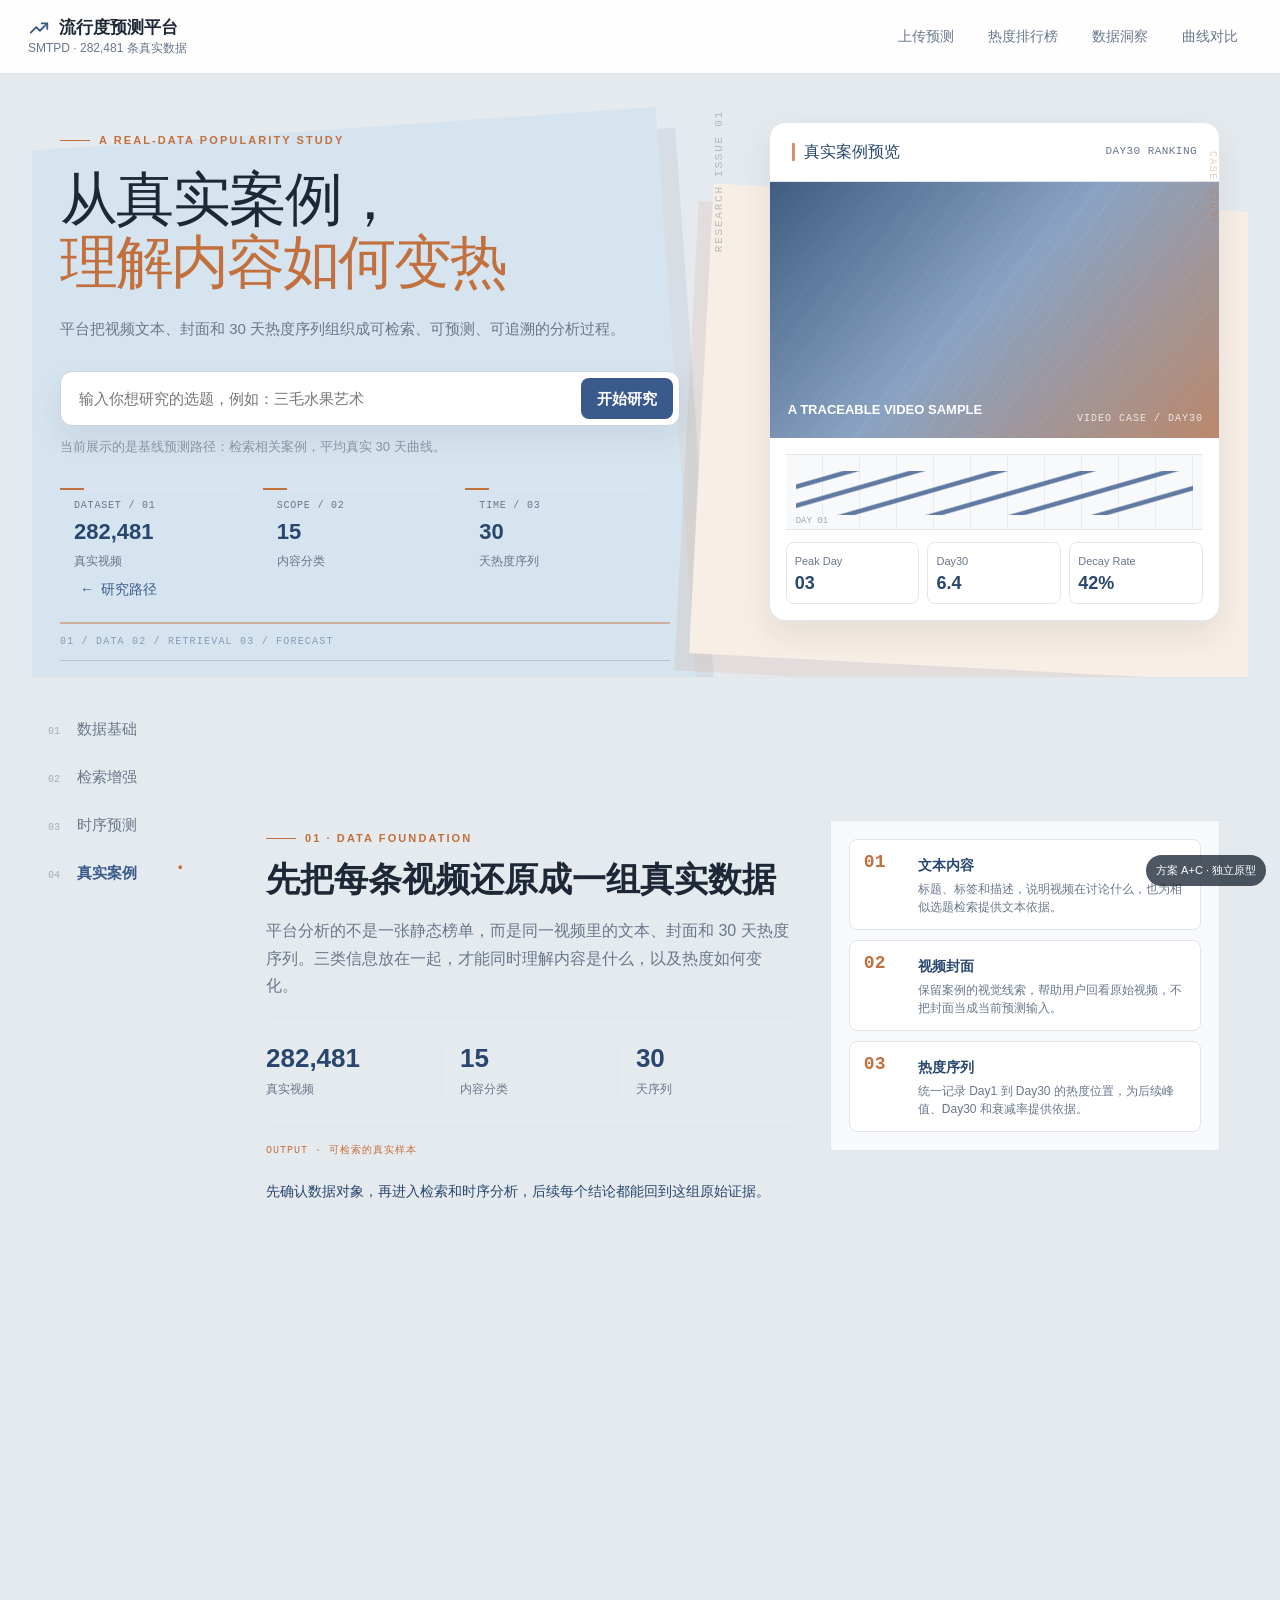
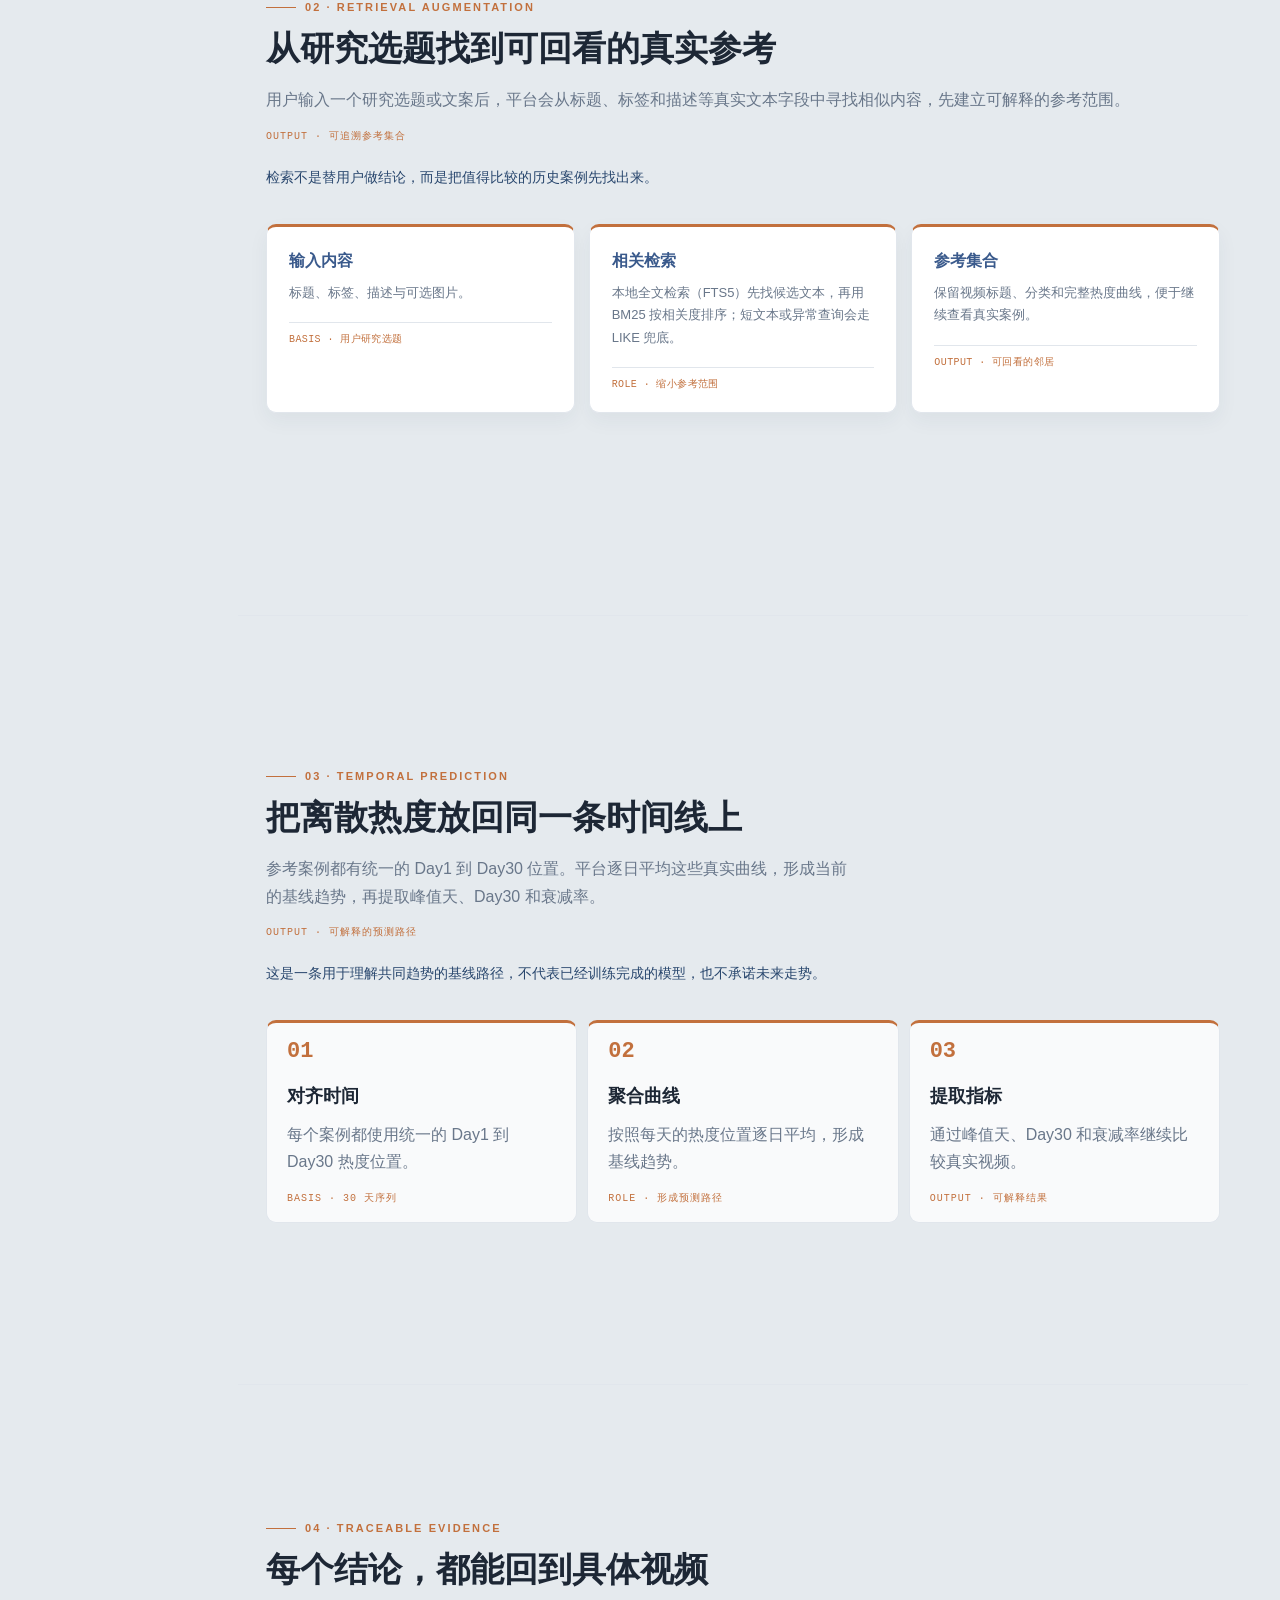
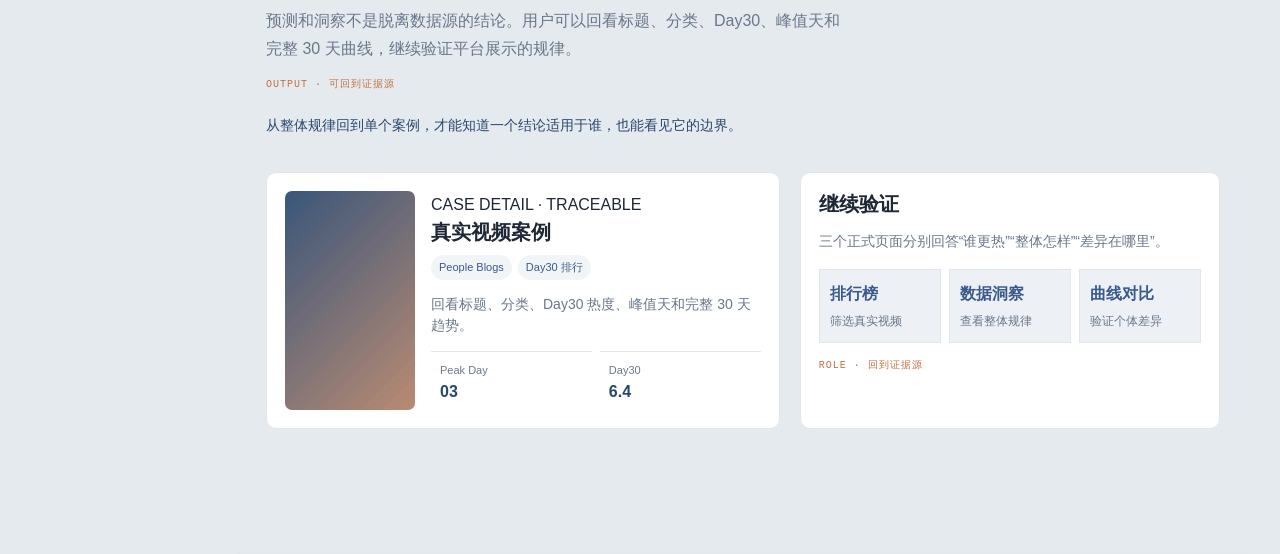
<file: docs/home-preview-ac.html>
<!doctype html>
<html lang="zh-CN">
<head>
    <meta charset="UTF-8">
    <title>方案 A+C：首页融合型原型</title>
    <style>
        :root {
            --paper: #f6f7f9;
            --paper-deep: #edf1f5;
            --white: #fff;
            --ink: #1d2735;
            --muted: #69778a;
            --blue: #3a5a8c;
            --blue-deep: #29476e;
            --rust: #c2703d;
            --line: #e1e6ec;
            --header: 74px;
            --font-body: "Noto Sans SC", "Microsoft YaHei UI", "Microsoft YaHei", "PingFang SC", sans-serif;
            --font-rounded: "Microsoft YaHei UI", "Segoe UI", "Noto Sans SC", "Microsoft YaHei", sans-serif;
            --font-display: "Noto Serif SC", "Source Han Serif SC", "STSong", "Songti SC", serif;
            --font-feature: "SimYou", "YouYuan", "STKaiti", "Noto Sans SC", "Microsoft YaHei", sans-serif;
            --font-ui: Inter, "IBM Plex Sans", "Segoe UI", sans-serif;
            --font-mono: "IBM Plex Mono", "SFMono-Regular", Consolas, monospace;
            --font-script: "Segoe Print", "Bradley Hand", "STXingkai", cursive;
        }
        * { box-sizing: border-box; }
        html { scroll-behavior: smooth; scroll-padding-top: calc(var(--header) + 24px); background: var(--paper); }
        body {
            margin: 0;
            color: var(--ink);
            background: #e5eaee;
            font: 16px/1.72 var(--font-body);
            min-width: 1200px;
        }
        a { color: inherit; text-decoration: none; }
        .topbar {
            position: sticky;
            top: 0;
            z-index: 20;
            display: flex;
            align-items: center;
            justify-content: space-between;
            gap: 32px;
            height: var(--header);
            padding: 14px max(28px, calc((100vw - 1520px) / 2));
            background: rgba(255,255,255,.94);
            border-bottom: 1px solid var(--line);
            -webkit-backdrop-filter: blur(10px);
            backdrop-filter: blur(10px);
        }
        .brand { display: flex; flex-direction: column; gap: 2px; color: var(--blue-deep); text-decoration: none; }
        .brand-row { display: flex; align-items: center; gap: 9px; }
        .brand-mark { width: 22px; height: 22px; color: var(--blue); }
        .brand-copy { display: contents; }
        .brand-title { color: var(--ink); font: 700 17px/1.2 var(--font-body); white-space: nowrap; }
        .brand small { color: var(--muted); font: 400 12px/1.2 var(--font-body); white-space: nowrap; }
        .product-nav {
            display: flex;
            align-items: center;
            gap: 6px;
            margin-left: auto;
        }
        .product-nav a {
            display: inline-flex;
            align-items: center;
            padding: 8px 14px;
            border-radius: 8px;
            color: var(--muted);
            font-size: 14px;
            font-weight: 500;
            white-space: nowrap;
        }
        .product-nav a:hover { color: var(--blue); background: #f2f5f8; }
        .product-nav a:focus-visible, .start-btn:focus-visible, .chapter-link:focus-visible, button:focus-visible, input:focus-visible {
            outline: 3px solid rgba(194,112,61,.3);
            outline-offset: 3px;
        }
        .start-btn {
            display: inline-flex;
            align-items: center;
            gap: 7px;
            margin-left: 6px;
            padding: 8px 14px;
            border: 0;
            border-radius: 8px;
            color: var(--blue);
            background: transparent;
            font-size: 14px;
            font-weight: 500;
            text-align: center;
        }
        .start-btn::before { content: "←"; font: 14px/1 var(--font-ui); }
        .start-btn:hover { color: var(--blue-deep); background: #f2f5f8; }
        .page { width: min(100% - 64px, 1520px); margin: 0 auto; }
        .hero {
            position: relative;
            isolation: isolate;
            overflow: hidden;
            height: auto;
            min-height: 0;
            display: grid;
            grid-template-columns: minmax(0, 1.05fr) minmax(0, .75fr);
            align-items: stretch;
            gap: clamp(48px, 6vw, 104px);
            padding: 48px 28px 56px;
            scroll-margin-top: var(--header);
        }
        .hero > .start-btn {
            position: absolute;
            left: 28px;
            bottom: 68px;
            z-index: 3;
        }
        .hero-copy, .evidence { min-width: 0; }
        .hero::before {
            content: "";
            position: absolute;
            z-index: -2;
            left: -8%;
            top: 58px;
            width: 61%;
            height: 585px;
            background: #d6e4ef;
            box-shadow: 18px 22px 0 rgba(41,71,110,.08);
            transform: rotate(-4deg);
            pointer-events: none;
        }
        .hero::after {
            content: "";
            position: absolute;
            z-index: -1;
            right: -4%;
            top: 125px;
            width: 49%;
            height: 470px;
            background: #f7eee5;
            box-shadow: -14px 18px 0 rgba(194,112,61,.1);
            transform: rotate(3deg);
            pointer-events: none;
        }
        .hero-copy { position: relative; }
        .hero-copy::before {
            content: "01 / DATA     02 / RETRIEVAL     03 / FORECAST";
            position: absolute;
            z-index: 0;
            left: 0;
            bottom: -40px;
            width: 610px;
            padding: 13px 0;
            border-top: 2px solid rgba(194,112,61,.45);
            border-bottom: 1px solid rgba(41,71,110,.2);
            color: rgba(41,71,110,.45);
            font: 10px/1 var(--font-mono);
            letter-spacing: .12em;
            pointer-events: none;
        }
        .hero-copy::after {
            content: "RESEARCH ISSUE 01";
            position: absolute;
            z-index: 0;
            right: -22px;
            top: -12px;
            color: rgba(41,71,110,.3);
            font: 11px/1 var(--font-mono);
            letter-spacing: .16em;
            transform: rotate(-90deg);
            transform-origin: right top;
            pointer-events: none;
        }
        .hero-copy > * { position: relative; z-index: 1; }
        .evidence { position: relative; }
        .evidence::after {
            content: "CASE STUDY";
            position: absolute;
            z-index: 2;
            right: -30px;
            top: 60px;
            color: rgba(194,112,61,.35);
            font: 10px/1 var(--font-mono);
            letter-spacing: .14em;
            transform: rotate(90deg);
            pointer-events: none;
        }
        .eyebrow {
            display: inline-flex;
            align-items: center;
            gap: 9px;
            color: var(--rust);
            font-family: var(--font-ui);
            font-size: 11px;
            font-weight: 700;
            letter-spacing: .19em;
        }
        .eyebrow::before { content: ""; width: 30px; height: 1px; background: var(--rust); }
        h1 { font-family: var(--font-display); font-weight: 400; }
        h2, h3 { font-family: var(--font-rounded); font-weight: 650; }
        h1 { max-width: 790px; margin: 18px 0 21px; font-size: clamp(40px, 4.5vw, 58px); line-height: 1.1; letter-spacing: -.03em; }
        h1 span { display: block; }
        h1 .title-lead { color: var(--ink); font-family: var(--font-display); }
        h1 .title-accent { color: var(--rust); font-family: var(--font-display); font-weight: 400; letter-spacing: -.04em; }
        .hero-copy > p { max-width: 590px; margin: 0; color: var(--muted); font-family: var(--font-feature); font-size: 15px; }
        .search {
            display: flex;
            max-width: 620px;
            gap: 7px;
            margin-top: 30px;
            padding: 6px;
            border: 1px solid #c9d4e0;
            border-radius: 12px;
            background: #fff;
            box-shadow: 0 12px 28px rgba(38,57,79,.08);
        }
        .search input { min-width: 0; flex: 1; border: 0; outline: 0; padding: 0 12px; font: 15px/1.4 var(--font-feature); }
        button { border: 0; border-radius: 8px; padding: 10px 16px; color: #fff; background: var(--blue); font: 600 15px/1.4 var(--font-feature); cursor: pointer; transition: background .2s ease, transform .2s ease, opacity .2s ease; }
        button:hover { background: var(--blue-deep); }
        button:active { transform: translateY(1px); }
        button.is-loading { opacity: .72; cursor: wait; }
        .hero-note { margin-top: 11px !important; color: #8793a1 !important; font: 13px/1.6 var(--font-feature) !important; }
        .stats { display: grid; grid-template-columns: repeat(3, minmax(0, 1fr)); max-width: 590px; gap: 18px; margin-top: 30px; }
        .stat { position: relative; padding: 12px 0 0 14px; border-top: 1px solid var(--line); }
        .stat::before { content: ""; position: absolute; top: -1px; left: 0; width: 24px; height: 2px; background: var(--rust); }
        .stat-index { display: block; margin-bottom: 8px; color: var(--muted); font: 10px/1 var(--font-mono); letter-spacing: .08em; }
        .stat strong { display: block; color: var(--blue-deep); font: 600 22px/1.2 var(--font-ui); font-variant-numeric: tabular-nums; }
        .stat span:not(.stat-index) { color: var(--muted); font-family: var(--font-feature); font-size: 12px; }
        .evidence {
            display: flex;
            flex-direction: column;
            overflow: hidden;
            border: 1px solid var(--line);
            border-radius: 16px;
            background: #fff;
            box-shadow: 0 14px 32px rgba(38,57,79,.09);
        }
        .evidence-head { display: flex; align-items: center; justify-content: space-between; gap: 12px; min-height: 56px; padding: 15px 22px; color: var(--blue-deep); border-bottom: 1px solid var(--line); font-weight: 400; }
        .evidence-head > span:first-child { font-family: var(--font-feature); }
        .evidence-head::before { content: ""; width: 3px; height: 18px; margin-right: -3px; background: var(--rust); opacity: .75; }
        .evidence-source { margin-left: auto; color: var(--muted); font: 11px/1 var(--font-mono); letter-spacing: .04em; }
        .cover {
            position: relative;
            height: clamp(220px, 20vw, 280px);
            overflow: hidden;
            background:
                linear-gradient(135deg, rgba(41,71,110,.82), rgba(58,90,140,.28) 48%, rgba(194,112,61,.7)),
                repeating-linear-gradient(125deg, rgba(255,255,255,.12) 0 1px, transparent 1px 18px),
                #a8bfd7;
        }
        .cover::after { content: "VIDEO CASE / DAY30"; position: absolute; right: 16px; bottom: 14px; color: rgba(255,255,255,.78); font: 10px/1 var(--font-mono); letter-spacing: .1em; }
        .cover-caption { position: absolute; left: 18px; bottom: 16px; color: #fff; font-size: 13px; font-weight: 600; }
        .evidence-body { display: flex; flex: 1; flex-direction: column; padding: 16px; }
        .curve {
            position: relative;
            height: 76px;
            margin: auto 0 12px;
            overflow: hidden;
            border-top: 1px solid var(--line);
            border-bottom: 1px solid var(--line);
            background: repeating-linear-gradient(to right, transparent 0 36px, rgba(58,90,140,.08) 36px 37px), #f7f9fb;
        }
        .curve::before { content: ""; position: absolute; inset: 16px 10px 14px; background: linear-gradient(164deg, transparent 0 8%, var(--blue) 9% 11%, transparent 12% 20%, var(--blue) 21% 23%, transparent 24% 35%, var(--blue) 36% 38%, transparent 39% 51%, var(--blue) 52% 54%, transparent 55% 66%, var(--blue) 67% 69%, transparent 70% 81%, var(--blue) 82% 84%, transparent 85%); opacity: .8; }
        .curve::after { content: "DAY 01"; position: absolute; left: 10px; bottom: 3px; color: #9aa8b7; font: 9px/1 var(--font-mono); }
        .evidence-metrics { display: grid; grid-template-columns: repeat(3, 1fr); gap: 8px; }
        .evidence-metrics span { min-height: 58px; padding: 9px 8px; border: 1px solid var(--line); border-radius: 8px; color: var(--muted); font-size: 11px; }
        .evidence-metrics b { display: block; margin-top: 4px; color: var(--blue-deep); font: 600 18px/1.1 var(--font-ui); font-variant-numeric: tabular-nums; }
        .chapter-layout { display: grid; grid-template-columns: 164px 1fr; gap: 42px; border-top: 1px solid var(--line); }
        .chapter-content, .chapter { min-width: 0; }
        .chapter-bar {
            position: sticky;
            top: calc(var(--header) + 24px);
            align-self: start;
            display: grid;
            gap: 2px;
            padding: 28px 0;
        }
        .chapter-link {
            position: relative;
            padding: 10px 14px;
            border-left: 2px solid transparent;
            color: var(--muted);
            font-size: 15px;
        }
        .chapter-link::before {
            content: attr(data-index);
            display: inline-block;
            width: 24px;
            margin-right: 5px;
            color: #a4afbc;
            font: 10px/1 var(--font-mono);
        }
        .chapter-link.active { color: var(--blue); font-weight: 700; }
        .chapter-link.active::after {
            content: "●";
            position: absolute;
            right: 13px;
            color: var(--rust);
            font-size: 9px;
        }
        .chapter {
            min-height: calc(100vh - var(--header) - 57px);
            display: flex;
            align-items: center;
            padding: 84px 28px;
            scroll-margin-top: calc(var(--header) + 24px);
            border-bottom: 1px solid var(--line);
        }
        .chapter-inner { width: 100%; min-height: 485px; }
        .chapter-split { display: grid; grid-template-columns: minmax(0, 1.15fr) minmax(0, .85fr); gap: 36px; align-items: start; }
        .chapter-copy h2 { max-width: 620px; margin: 10px 0 15px; color: var(--ink); font-family: var(--font-display); font-size: 34px; font-weight: 700; line-height: 1.28; }
        .chapter-copy > p { max-width: 590px; color: var(--muted); }
        .chapter-close { margin-top: 24px; color: var(--blue-deep); font-size: 14px; line-height: 1.7; }
        .chapter-heading { display: flex; justify-content: space-between; gap: 40px; align-items: end; margin-bottom: 35px; }
        .chapter-heading h2 { margin: 10px 0 0; font-size: 34px; line-height: 1.28; }
        .chapter-heading p { max-width: 400px; margin: 0; color: var(--muted); }
        .method-grid { display: grid; grid-template-columns: 1fr; gap: 10px; }
        .method { min-height: 0; padding: 18px 20px; border: 1px solid var(--line); border-top: 3px solid var(--rust); border-radius: 10px; background: rgba(255,255,255,.76); }
        .method-num { color: var(--rust); font: 600 22px/1 var(--font-mono); }
        .method h3 { margin: 18px 0 9px; font-size: 18px; }
        .method p { margin: 0; color: var(--muted); }
        .evidence-label { display: block; margin-top: 18px; color: var(--rust); font: 10px/1 var(--font-mono); letter-spacing: .1em; text-transform: uppercase; }
        .evidence-value { display: block; margin-top: 6px; color: var(--blue-deep); font-weight: 650; }
        .data-grid { display: grid; grid-template-columns: 1.15fr .85fr; gap: 36px; align-items: start; }
        .data-copy h2, .retrieval-copy h2 { max-width: 620px; margin: 10px 0 15px; color: var(--ink); font-family: var(--font-display); font-size: 34px; font-weight: 700; line-height: 1.28; }
        .data-copy p { max-width: 560px; color: var(--muted); }
        .data-points { display: grid; grid-template-columns: repeat(3, 1fr); gap: 0; padding: 26px 0; border-top: 1px solid var(--line); border-bottom: 1px solid var(--line); }
        .data-point { padding: 0 18px; border-right: 1px solid var(--line); }
        .data-point:first-child { padding-left: 0; }
        .data-point:last-child { border-right: 0; }
        .data-point strong { display: block; color: var(--blue-deep); font: 600 26px/1.2 var(--font-ui); font-variant-numeric: tabular-nums; }
        .data-point span { color: var(--muted); font-size: 12px; }
        .data-diagram { display: grid; grid-template-columns: 1fr; gap: 10px; align-content: center; min-height: 260px; padding: 18px; border: 1px solid var(--line); background: rgba(255,255,255,.72); }
        .data-evidence { display: grid; grid-template-columns: 42px 1fr; gap: 12px; align-items: start; padding: 13px 14px; border: 1px solid var(--line); border-radius: 8px; background: #fff; }
        .data-evidence strong { color: var(--rust); font: 600 18px/1 var(--font-mono); }
        .data-evidence b { display: block; color: var(--blue-deep); font-size: 14px; }
        .data-evidence span { display: block; margin-top: 3px; color: var(--muted); font-size: 12px; line-height: 1.5; }
        .retrieval-layout { display: block; }
        .retrieval-copy h2 { margin: 10px 0 14px; font-size: 34px; }
        .retrieval-copy p { color: var(--muted); }
        .data-copy .chapter-close, .retrieval-copy .chapter-close, .chapter-copy .chapter-close { color: var(--blue-deep); }
        .retrieval-flow { display: grid; grid-template-columns: repeat(3, 1fr); gap: 14px; margin-top: 34px; }
        .flow-card { position: relative; min-height: 170px; padding: 20px 22px; border: 1px solid var(--line); border-top: 3px solid var(--rust); border-radius: 10px; background: #fff; box-shadow: 0 8px 20px rgba(38,57,79,.05); }
        .flow-card b { display: block; margin-bottom: 8px; color: var(--blue); }
        .flow-card span { display: block; color: var(--muted); font-size: 13px; }
        .flow-meta { display: block; margin-top: 18px; padding-top: 10px; border-top: 1px solid var(--line); color: var(--rust); font: 10px/1.4 var(--font-mono); letter-spacing: .04em; }
        .temporal-layout { display: block; }
        .temporal-layout .chapter-copy { max-width: 900px; }
        .temporal-layout .method-grid { grid-template-columns: repeat(3, 1fr); margin-top: 34px; }
        .case-section { display: block; }
        .case-section .chapter-copy { max-width: 900px; }
        .case-layout { display: grid; grid-template-columns: 1.1fr .9fr; gap: 20px; margin-top: 34px; }
        .case-card, .route-card { min-height: 0; padding: 18px; border: 1px solid var(--line); border-radius: 10px; background: #fff; }
        .case-card { display: grid; grid-template-columns: 130px 1fr; gap: 16px; }
        .case-cover { min-height: 140px; border-radius: 7px; background: linear-gradient(135deg, rgba(41,71,110,.88), rgba(194,112,61,.66)), repeating-linear-gradient(135deg, rgba(255,255,255,.12) 0 1px, transparent 1px 14px), #a8bfd7; }
        .case-card h3, .route-card h3 { margin: 0 0 8px; font: 650 20px/1.3 var(--font-body); }
        .case-card p, .route-card p { color: var(--muted); font-size: 14px; line-height: 1.55; }
        .case-meta { display: flex; flex-wrap: wrap; gap: 6px; margin: 10px 0 14px; }
        .case-meta span { padding: 3px 8px; border-radius: 999px; color: var(--blue); background: #f1f5f8; font-size: 11px; }
        .case-stats { display: grid; grid-template-columns: repeat(2, 1fr); gap: 8px; margin-top: 14px; }
        .case-stats div { padding: 9px; border-top: 1px solid var(--line); }
        .case-stats small { display: block; color: var(--muted); font-size: 11px; }
        .case-stats b { display: block; margin-top: 3px; color: var(--blue-deep); font: 600 16px/1.1 var(--font-ui); font-variant-numeric: tabular-nums; }
        .route-list { display: grid; grid-template-columns: repeat(3, minmax(0, 1fr)); gap: 8px; min-width: 0; margin-top: 16px; }
        .route-card, .route { min-width: 0; }
        .route { min-height: 64px; padding: 10px; border: 1px solid var(--line); background: var(--paper-deep); color: var(--blue); overflow-wrap: anywhere; }
        .route span { display: block; margin-top: 4px; color: var(--muted); font-size: 12px; }
        .prototype-label { position: fixed; right: 14px; bottom: 14px; z-index: 30; padding: 6px 10px; border-radius: 20px; color: #fff; background: rgba(29,39,53,.78); font-size: 11px; }
        .toast { position: fixed; left: 50%; bottom: 28px; z-index: 40; max-width: min(440px, calc(100% - 32px)); padding: 12px 16px; border: 1px solid rgba(58,90,140,.18); border-radius: 10px; color: var(--blue-deep); background: rgba(255,255,255,.96); box-shadow: 0 10px 28px rgba(38,57,79,.14); opacity: 0; pointer-events: none; transform: translate(-50%, 10px); transition: opacity .2s ease, transform .2s ease; }
        .toast.show { opacity: 1; transform: translate(-50%, 0); }
        @supports not ((backdrop-filter: blur(10px)) or (-webkit-backdrop-filter: blur(10px))) {
            .topbar, .chapter-bar { background: #fff; }
        }
        @media (prefers-reduced-motion: reduce) {
            html { scroll-behavior: auto; }
            *, *::before, *::after { animation-duration: .01ms !important; animation-iteration-count: 1 !important; transition-duration: .01ms !important; }
        }
    </style>
</head>
<body>
<header class="topbar">
    <a class="brand" href="#hero">
        <span class="brand-row">
            <svg class="brand-mark" viewBox="0 0 24 24" fill="none" stroke="currentColor" aria-hidden="true">
                <polyline points="3 17 9 11 13 15 21 7" stroke-width="2" stroke-linecap="round" stroke-linejoin="round"/>
                <polyline points="15 7 21 7 21 13" stroke-width="2" stroke-linecap="round" stroke-linejoin="round"/>
            </svg>
            <strong class="brand-title">流行度预测平台</strong>
        </span>
        <small>SMTPD · 282,481 条真实数据</small>
    </a>
    <nav class="product-nav" aria-label="平台功能">
        <a href="#/predict" data-route="上传预测">上传预测</a>
        <a href="#/ranking" data-route="热度排行榜">热度排行榜</a>
        <a href="#/insights" data-route="数据洞察">数据洞察</a>
        <a href="#/compare" data-route="曲线对比">曲线对比</a>
    </nav>
</header>

<main class="page">
    <section class="hero" id="hero">
        <div class="hero-copy">
            <div class="eyebrow">A REAL-DATA POPULARITY STUDY</div>
            <h1><span class="title-lead">从真实案例，</span><span class="title-accent">理解内容如何变热</span></h1>
            <p>平台把视频文本、封面和 30 天热度序列组织成可检索、可预测、可追溯的分析过程。</p>
            <div class="search"><input placeholder="输入你想研究的选题，例如：三毛水果艺术"><button>开始研究</button></div>
            <p class="hero-note">当前展示的是基线预测路径：检索相关案例，平均真实 30 天曲线。</p>
            <div class="stats">
                <div class="stat"><span class="stat-index">DATASET / 01</span><strong>282,481</strong><span>真实视频</span></div>
                <div class="stat"><span class="stat-index">SCOPE / 02</span><strong>15</strong><span>内容分类</span></div>
                <div class="stat"><span class="stat-index">TIME / 03</span><strong>30</strong><span>天热度序列</span></div>
            </div>
        </div>
        <a class="start-btn" href="#data">研究路径</a>
        <article class="evidence">
            <div class="evidence-head"><span>真实案例预览</span><span class="evidence-source">DAY30 RANKING</span></div>
            <div class="cover"><span class="cover-caption">A TRACEABLE VIDEO SAMPLE</span></div>
            <div class="evidence-body">
                <div class="curve"></div>
                <div class="evidence-metrics">
                    <span>Peak Day<b>03</b></span>
                    <span>Day30<b>6.4</b></span>
                    <span>Decay Rate<b>42%</b></span>
                </div>
            </div>
        </article>
    </section>

    <div class="chapter-layout">
        <nav class="chapter-bar" aria-label="首页章节">
            <a class="chapter-link active" data-index="01" href="#data">数据基础</a>
            <a class="chapter-link" data-index="02" href="#retrieval">检索增强</a>
            <a class="chapter-link" data-index="03" href="#temporal">时序预测</a>
            <a class="chapter-link" data-index="04" href="#case">真实案例</a>
        </nav>
        <div class="chapter-content">
    <section class="chapter" id="data">
        <div class="chapter-inner data-grid">
            <div class="data-copy"><div class="eyebrow">01 · DATA FOUNDATION</div><h2>先把每条视频还原成一组真实数据</h2><p>平台分析的不是一张静态榜单，而是同一视频里的文本、封面和 30 天热度序列。三类信息放在一起，才能同时理解内容是什么，以及热度如何变化。</p><div class="data-points"><div class="data-point"><strong>282,481</strong><span>真实视频</span></div><div class="data-point"><strong>15</strong><span>内容分类</span></div><div class="data-point"><strong>30</strong><span>天序列</span></div></div><span class="evidence-label">OUTPUT · 可检索的真实样本</span><p class="chapter-close">先确认数据对象，再进入检索和时序分析，后续每个结论都能回到这组原始证据。</p></div>
            <div class="data-diagram">
                <div class="data-evidence"><strong>01</strong><div><b>文本内容</b><span>标题、标签和描述，说明视频在讨论什么，也为相似选题检索提供文本依据。</span></div></div>
                <div class="data-evidence"><strong>02</strong><div><b>视频封面</b><span>保留案例的视觉线索，帮助用户回看原始视频，不把封面当成当前预测输入。</span></div></div>
                <div class="data-evidence"><strong>03</strong><div><b>热度序列</b><span>统一记录 Day1 到 Day30 的热度位置，为后续峰值、Day30 和衰减率提供依据。</span></div></div>
            </div>
        </div>
    </section>

    <section class="chapter" id="retrieval">
        <div class="chapter-inner retrieval-layout">
            <div class="retrieval-copy"><div class="eyebrow">02 · RETRIEVAL AUGMENTATION</div><h2>从研究选题找到可回看的真实参考</h2><p>用户输入一个研究选题或文案后，平台会从标题、标签和描述等真实文本字段中寻找相似内容，先建立可解释的参考范围。</p><span class="evidence-label">OUTPUT · 可追溯参考集合</span><p class="chapter-close">检索不是替用户做结论，而是把值得比较的历史案例先找出来。</p></div>
            <div class="retrieval-flow">
                <div class="flow-card"><b>输入内容</b><span>标题、标签、描述与可选图片。</span><small class="flow-meta">BASIS · 用户研究选题</small></div>
                <div class="flow-card"><b>相关检索</b><span>本地全文检索（FTS5）先找候选文本，再用 BM25 按相关度排序；短文本或异常查询会走 LIKE 兜底。</span><small class="flow-meta">ROLE · 缩小参考范围</small></div>
                <div class="flow-card"><b>参考集合</b><span>保留视频标题、分类和完整热度曲线，便于继续查看真实案例。</span><small class="flow-meta">OUTPUT · 可回看的邻居</small></div>
            </div>
        </div>
    </section>

    <section class="chapter" id="temporal">
        <div class="chapter-inner temporal-layout">
            <div class="chapter-copy"><div class="eyebrow">03 · TEMPORAL PREDICTION</div><h2>把离散热度放回同一条时间线上</h2><p>参考案例都有统一的 Day1 到 Day30 位置。平台逐日平均这些真实曲线，形成当前的基线趋势，再提取峰值天、Day30 和衰减率。</p><span class="evidence-label">OUTPUT · 可解释的预测路径</span><p class="chapter-close">这是一条用于理解共同趋势的基线路径，不代表已经训练完成的模型，也不承诺未来走势。</p></div>
            <div class="method-grid"><article class="method"><div class="method-num">01</div><h3>对齐时间</h3><p>每个案例都使用统一的 Day1 到 Day30 热度位置。</p><span class="evidence-label">BASIS · 30 天序列</span></article><article class="method"><div class="method-num">02</div><h3>聚合曲线</h3><p>按照每天的热度位置逐日平均，形成基线趋势。</p><span class="evidence-label">ROLE · 形成预测路径</span></article><article class="method"><div class="method-num">03</div><h3>提取指标</h3><p>通过峰值天、Day30 和衰减率继续比较真实视频。</p><span class="evidence-label">OUTPUT · 可解释结果</span></article></div>
        </div>
    </section>

    <section class="chapter" id="case">
        <div class="chapter-inner case-section">
            <div class="chapter-copy"><div class="eyebrow">04 · TRACEABLE EVIDENCE</div><h2>每个结论，都能回到具体视频</h2><p>预测和洞察不是脱离数据源的结论。用户可以回看标题、分类、Day30、峰值天和完整 30 天曲线，继续验证平台展示的规律。</p><span class="evidence-label">OUTPUT · 可回到证据源</span><p class="chapter-close">从整体规律回到单个案例，才能知道一个结论适用于谁，也能看见它的边界。</p></div>
            <div class="case-layout"><article class="case-card"><div class="case-cover"></div><div><div class="evidence-kicker">CASE DETAIL · TRACEABLE</div><h3>真实视频案例</h3><div class="case-meta"><span>People  Blogs</span><span>Day30 排行</span></div><p>回看标题、分类、Day30 热度、峰值天和完整 30 天趋势。</p><div class="case-stats"><div><small>Peak Day</small><b>03</b></div><div><small>Day30</small><b>6.4</b></div></div></div></article><article class="route-card"><h3>继续验证</h3><p>三个正式页面分别回答“谁更热”“整体怎样”“差异在哪里”。</p><div class="route-list"><div class="route"><b>排行榜</b><span>筛选真实视频</span></div><div class="route"><b>数据洞察</b><span>查看整体规律</span></div><div class="route"><b>曲线对比</b><span>验证个体差异</span></div></div><span class="evidence-label">ROLE · 回到证据源</span></article></div>
    </section>
        </div>
        </div>
    </div>
</main>
<div class="prototype-label">方案 A+C · 独立原型</div>
<div class="toast" role="status" aria-live="polite"></div>
<script>
    var links = document.querySelectorAll(".chapter-link");
    var sections = document.querySelectorAll(".chapter");
    var toast = document.querySelector(".toast");
    var search = document.querySelector(".search");
    var searchInput = search.querySelector("input");
    var searchButton = search.querySelector("button");
    var toastTimer;
    function scrollToChapter(link, behavior) {
        var target = document.querySelector(link.getAttribute("href"));
        if (!target) return;
        var header = document.querySelector(".topbar");
        var headerOffset = (header ? header.getBoundingClientRect().height : 74) + 22;
        var targetTop = target.getBoundingClientRect().top + window.scrollY - headerOffset;
        window.scrollTo({ top: Math.max(0, targetTop), behavior: behavior || "smooth" });
    }
    links.forEach(function (link) {
        link.addEventListener("click", function (event) {
            event.preventDefault();
            history.pushState(null, "", link.getAttribute("href"));
            scrollToChapter(link);
        });
    });
    var startLink = document.querySelector(".start-btn");
    startLink.addEventListener("click", function (event) {
        event.preventDefault();
        history.pushState(null, "", startLink.getAttribute("href"));
        scrollToChapter(startLink);
    });
    window.addEventListener("load", function () {
        if (!location.hash || !document.querySelector(location.hash)) return;
        var initialLink = document.querySelector('.chapter-link[href="' + location.hash + '"]');
        if (initialLink) setTimeout(function () { scrollToChapter(initialLink, "auto"); }, 0);
    });
    function showToast(message) {
        toast.textContent = message;
        toast.classList.add("show");
        clearTimeout(toastTimer);
        toastTimer = setTimeout(function () { toast.classList.remove("show"); }, 2600);
    }
    document.querySelectorAll(".product-nav a[data-route]").forEach(function (link) {
        link.addEventListener("click", function (event) {
            event.preventDefault();
            history.replaceState(null, "", link.getAttribute("href"));
            showToast("原型已记录路由：" + link.dataset.route + "。正式平台将进入对应页面。");
        });
    });
    document.querySelector(".start-btn").addEventListener("click", function () {
        showToast("正在查看研究路径");
    });
    searchButton.addEventListener("click", function () {
        var value = searchInput.value.trim();
        if (!value) {
            searchInput.focus();
            showToast("请先输入一个研究选题");
            return;
        }
        searchButton.classList.add("is-loading");
        searchButton.disabled = true;
        searchButton.textContent = "检索中…";
        setTimeout(function () {
            searchButton.classList.remove("is-loading");
            searchButton.disabled = false;
            searchButton.textContent = "开始研究";
            showToast("已提交“" + value + "”，原型将从真实案例开始检索");
        }, 850);
    });
    searchInput.addEventListener("keydown", function (event) {
        if (event.key === "Enter") searchButton.click();
    });
    var observer = new IntersectionObserver(function (entries) {
        entries.forEach(function (entry) {
            if (!entry.isIntersecting) return;
            links.forEach(function (link) {
                link.classList.toggle("active", link.getAttribute("href") === "#" + entry.target.id);
            });
        });
    }, { rootMargin: "-45% 0px -45% 0px" });
    sections.forEach(function (section) { observer.observe(section); });
</script>
</body>
</html>
</file>
<file: src/main/resources/static/css/style.css>
:root {
    --bg: #f1efea;
    --surface: #fbfaf7;
    --surface-soft: #eceae5;
    --border: #d9d5ce;
    --border-strong: #c5bfb6;
    --text: #25282c;
    --text-secondary: #62676b;
    --text-muted: #8a8d8d;
    --primary: #c86b43;
    --primary-strong: #a95332;
    --primary-weak: #f2e3da;
    --accent: #e09363;
    --accent-weak: #f4e8df;
    --blue: #71858a;
    --blue-weak: #e4e9e7;
    --green: #7e9685;
    --danger: #c96e65;
    --success: #7e9685;
    --shadow-sm: 0 6px 18px rgba(50, 45, 40, 0.07);
    --shadow-md: 0 14px 32px rgba(50, 45, 40, 0.12);
    --radius: 12px;
}

/* ---- social-network UI03 workspace shell ---- */
body.social-network-shell-active {
    display: flex;
    height: 100vh;
    min-height: 0;
    min-width: 0;
    flex-direction: column;
    overflow: hidden;
}

body.social-network-shell-active > .topbar {
    flex: 0 0 auto;
}

body.social-network-shell-active > .footer {
    display: none;
}

body.social-network-shell-active > main {
    display: flex;
    width: 100%;
    max-width: none;
    min-height: 0;
    flex: 1 1 auto;
    flex-direction: column;
    margin: 0;
    padding: 0;
}

#page-social-network-task.page.active {
    display: flex;
    width: 100%;
    min-height: 0;
    flex: 1 1 auto;
    flex-direction: column;
    margin: 0;
}

.social-network-shell-layout {
    display: grid;
    width: 100%;
    max-width: 2400px;
    min-height: 0;
    flex: 1 1 auto;
    grid-template-columns: 224px minmax(0, 1fr);
    margin: 0 auto;
}

.social-network-shell-layout.is-collapsed {
    grid-template-columns: 72px minmax(0, 1fr);
}

.social-network-sidebar {
    display: flex;
    min-height: 0;
    flex-direction: column;
    gap: 20px;
    overflow-y: auto;
    padding: 20px 14px;
    border-right: 1px solid var(--border);
    background: var(--surface);
}

.social-network-sidebar-head {
    display: flex;
    min-height: 48px;
    align-items: center;
    justify-content: space-between;
    gap: 8px;
    padding: 0 2px 0 8px;
}

.social-network-sidebar-heading {
    display: grid;
    min-width: 0;
    gap: 3px;
}

.social-network-sidebar-heading > span {
    color: var(--text-muted);
    font: 600 9px/1.3 var(--font-data);
    letter-spacing: 0.08em;
}

.social-network-sidebar-heading strong {
    color: var(--text);
    font-size: 14px;
    font-weight: 650;
}

.social-network-sidebar-toggle {
    display: inline-flex;
    width: 36px;
    height: 36px;
    flex: 0 0 auto;
    align-items: center;
    justify-content: center;
    border: 1px solid transparent;
    border-radius: 8px;
    color: var(--text-secondary);
    background: transparent;
    cursor: pointer;
    transition: color 150ms ease, background 150ms ease,
        border-color 150ms ease;
}

.social-network-sidebar-toggle:hover {
    color: var(--primary-strong);
    background: var(--primary-weak);
    border-color: var(--border);
}

.social-network-sidebar-toggle:focus-visible,
.social-network-sidebar-link:focus-visible {
    outline: 3px solid rgba(200, 107, 67, 0.24);
    outline-offset: 2px;
}

.social-network-sidebar-toggle svg,
.social-network-sidebar-link svg {
    width: 20px;
    height: 20px;
    flex: 0 0 auto;
    fill: none;
    stroke: currentColor;
    stroke-linecap: round;
    stroke-linejoin: round;
    stroke-width: 1.7;
}

.social-network-sidebar-nav {
    display: grid;
    align-content: start;
    gap: 8px;
}

.social-network-sidebar-link {
    position: relative;
    display: flex;
    min-width: 0;
    min-height: 48px;
    align-items: center;
    gap: 12px;
    padding: 0 12px;
    border-left: 3px solid transparent;
    border-radius: 8px;
    color: var(--text-secondary);
    font-size: 15px;
    transition: color 150ms ease, background 150ms ease,
        border-color 150ms ease;
}

.social-network-sidebar-link:hover {
    color: var(--text);
    background: var(--surface-soft);
}

.social-network-sidebar-link.is-active {
    border-left-color: var(--primary);
    color: var(--primary-strong);
    background: var(--primary-weak);
    font-weight: 650;
}

.social-network-sidebar-label {
    overflow: hidden;
    text-overflow: ellipsis;
    white-space: nowrap;
}

.social-network-shell-main {
    min-width: 0;
    min-height: 0;
    overflow-x: hidden;
    overflow-y: auto;
    overscroll-behavior: contain;
    scrollbar-gutter: stable;
}

.social-network-task-content {
    width: min(100%, 1440px);
    min-height: 100%;
    margin: 0 auto;
    padding: 32px 48px 40px;
}

body.social-network-shell-active .social-network-task-content:has(
        .social-network-task-card.is-network-structure,
        .social-network-task-card.is-node-ranking,
        .social-network-task-card.is-user-relations) {
    width: 100%;
    max-width: none;
}

body.social-network-shell-active .social-network-task-content:has(
        #social-network-group-page:not([hidden])) {
    width: 100%;
    max-width: none;
}

.social-network-task-heading {
    margin-bottom: 32px;
}

.social-network-task-heading p {
    margin: 0 0 5px;
    color: var(--text-secondary);
    font-size: 13px;
}

.social-network-task-heading h1 {
    margin: 0;
    color: var(--text);
    font-family: var(--font-serif);
    font-size: 28px;
    font-weight: 600;
    line-height: 1.3;
}

.social-network-task-card {
    max-width: 900px;
    padding: 28px;
    border: 1px solid var(--border);
    border-radius: var(--radius);
    background: var(--surface);
}

.social-network-task-card h2 {
    margin: 0 0 10px;
    color: var(--text);
    font-size: 18px;
    font-weight: 650;
}

.social-network-task-card p {
    margin: 0 0 20px;
    color: var(--text-secondary);
    font-size: 14px;
    overflow-wrap: anywhere;
}

.social-network-task-upload {
    display: grid;
    gap: 14px;
    margin-top: 16px;
}

.social-network-task-upload .social-network-upload-contract {
    margin: 0;
}

.social-network-task-upload-result {
    display: grid;
    gap: 20px;
    width: 100%;
    padding: 28px;
    border: 1px solid var(--border);
    border-radius: var(--radius);
    background: var(--surface);
    box-shadow: var(--shadow-sm);
}

.social-network-task-upload-result-heading {
    display: flex;
    align-items: flex-start;
    justify-content: space-between;
    gap: 20px;
}

.social-network-task-upload-result-heading h2 {
    margin: 2px 0 8px;
    color: var(--text);
    font-family: var(--font-serif);
    font-size: 24px;
    font-weight: 600;
    line-height: 1.35;
}

.social-network-task-upload-result-heading .social-network-task-upload-result-note,
.social-network-task-upload-result-note {
    margin: 0;
    color: var(--text-secondary);
    font-size: 13px;
    line-height: 1.65;
    overflow-wrap: anywhere;
}

.social-network-task-upload-state {
    display: inline-flex;
    flex: 0 0 auto;
    align-items: center;
    min-height: 32px;
    padding: 5px 11px;
    border: 1px solid var(--border);
    border-radius: 999px;
    color: var(--text-secondary);
    background: var(--surface-soft);
    font-size: 12px;
    font-weight: 650;
}

.social-network-task-upload-state.is-ready {
    border-color: rgba(200, 107, 67, 0.28);
    color: var(--primary-strong);
    background: var(--primary-weak);
}

.social-network-task-upload-state.is-failed {
    border-color: rgba(165, 64, 48, 0.24);
    color: #8f3c30;
    background: #fbefeb;
}

.social-network-task-upload-current-data {
    margin: 0;
    padding: 13px 16px;
    border-left: 3px solid var(--primary);
    border-radius: 0 var(--radius) var(--radius) 0;
    color: var(--text);
    background: var(--surface-soft);
    font-size: 14px;
    overflow-wrap: anywhere;
}

.social-network-task-upload-categories,
.social-network-task-upload-dimensions {
    display: flex;
    flex-wrap: wrap;
    gap: 8px;
}

.social-network-task-upload-categories button,
.social-network-task-upload-dimensions button {
    min-height: 38px;
    padding: 8px 14px;
    border: 1px solid var(--border);
    border-radius: 999px;
    color: var(--text-secondary);
    background: var(--surface);
    cursor: pointer;
    transition: border-color 160ms ease, color 160ms ease,
        background-color 160ms ease, transform 160ms ease;
}

.social-network-task-upload-categories button:hover,
.social-network-task-upload-dimensions button:hover {
    border-color: var(--primary);
    color: var(--primary-strong);
    transform: translateY(-1px);
}

.social-network-task-upload-categories button[aria-pressed="true"],
.social-network-task-upload-dimensions button[aria-pressed="true"] {
    border-color: var(--primary);
    color: var(--primary-strong);
    background: var(--primary-weak);
    font-weight: 650;
}

.social-network-task-upload-categories button:focus-visible,
.social-network-task-upload-dimensions button:focus-visible,
.social-network-task-upload-edit-dialog button:focus-visible {
    outline: 3px solid rgba(200, 107, 67, 0.32);
    outline-offset: 2px;
}

.social-network-task-upload-result-content {
    min-width: 0;
    min-height: 220px;
    padding: 20px;
    border: 1px solid var(--border);
    border-radius: var(--radius);
    background: var(--surface-soft);
}

.social-network-task-upload-result-content > .social-network-task-upload-result-note + .social-network-task-upload-result-note {
    margin-top: 7px;
}

.social-network-task-upload-file-table {
    min-width: 980px;
}

.social-network-task-upload-dimensions {
    margin: 14px 0;
}

.social-network-task-upload-dimensions button {
    min-height: 34px;
    padding: 6px 12px;
    font-size: 12px;
}

.social-network-task-upload-metrics {
    display: grid;
    grid-template-columns: repeat(auto-fit, minmax(180px, 1fr));
    gap: 10px;
    margin: 0;
}

.social-network-task-upload-metrics > div {
    min-width: 0;
    padding: 14px;
    border: 1px solid var(--border);
    border-radius: 10px;
    background: var(--surface);
}

.social-network-task-upload-metrics dt {
    color: var(--text-secondary);
    font-size: 12px;
    overflow-wrap: anywhere;
}

.social-network-task-upload-metrics dd {
    margin: 5px 0 0;
    color: var(--text);
    font-size: 19px;
    font-weight: 700;
    font-variant-numeric: tabular-nums;
}

.social-network-task-upload-metrics small {
    display: block;
    margin-top: 4px;
    color: var(--text-muted);
    overflow-wrap: anywhere;
}

.social-network-task-upload-issues {
    display: grid;
    gap: 9px;
    margin: 14px 0 0;
    padding: 0;
    list-style: none;
}

.social-network-task-upload-issues li {
    display: grid;
    gap: 5px;
    min-width: 0;
    padding: 13px 15px;
    border: 1px solid var(--border);
    border-radius: 10px;
    background: var(--surface);
}

.social-network-task-upload-issue-head {
    display: flex;
    align-items: flex-start;
    justify-content: space-between;
    gap: 12px;
}

.social-network-task-upload-issue-head strong {
    min-width: 0;
    color: var(--text);
    overflow-wrap: anywhere;
}

.social-network-task-upload-issue-head span {
    flex: 0 0 auto;
    color: var(--primary-strong);
    font-size: 12px;
}

.social-network-task-upload-issues small {
    color: var(--text-secondary);
    overflow-wrap: anywhere;
}

.social-network-task-upload-capability-list {
    display: grid;
    grid-template-columns: repeat(auto-fit, minmax(220px, 1fr));
    gap: 12px;
}

.social-network-task-upload-capability-list .social-network-upload-capability {
    min-width: 0;
    margin: 0;
    overflow-wrap: anywhere;
}

.social-network-task-upload-result-actions {
    justify-content: flex-end;
    margin: 0;
    padding-top: 4px;
}

.social-network-task-upload-edit-dialog {
    width: min(520px, calc(100vw - 32px));
    max-height: min(90vh, 680px);
    padding: 26px;
    border: 1px solid var(--border);
    border-radius: 16px;
    color: var(--text);
    background: var(--surface);
    box-shadow: var(--shadow-md);
}

.social-network-task-upload-edit-dialog::backdrop {
    background: rgba(37, 40, 44, 0.48);
    backdrop-filter: blur(3px);
}

.social-network-task-upload-edit-dialog h2 {
    margin: 0 0 10px;
    font-size: 20px;
}

.social-network-task-upload-edit-dialog p {
    margin: 0 0 20px;
    color: var(--text-secondary);
    line-height: 1.7;
}

@media (max-width: 760px) {
    .social-network-task-upload-result {
        gap: 16px;
        padding: 18px;
    }

    .social-network-task-upload-result-heading {
        flex-direction: column;
        gap: 10px;
    }

    .social-network-task-upload-result-heading h2 {
        font-size: 21px;
    }

    .social-network-task-upload-result-content {
        min-height: 180px;
        padding: 14px;
    }

    .social-network-task-upload-result-actions {
        align-items: stretch;
        flex-direction: column-reverse;
    }

    .social-network-task-upload-result-actions .button {
        width: 100%;
    }

    .social-network-task-upload-edit-dialog {
        padding: 20px;
    }
}

.social-network-task-card.is-quality-report {
    max-width: none;
    padding: 24px;
}

.social-network-quality-report {
    display: grid;
    gap: 24px;
    min-width: 0;
}

.social-network-dataset-quality {
    min-width: 0;
    margin-top: 24px;
}

.social-network-quality-report-header {
    display: grid;
    grid-template-columns: minmax(0, 1fr) auto;
    align-items: start;
    gap: 12px;
    padding-bottom: 0;
}

.social-network-quality-report-header h2 {
    margin: 3px 0 0;
    color: var(--text);
    font-family: var(--font-sans);
    font-size: 20px;
    font-weight: 650;
    line-height: 1.35;
    overflow-wrap: anywhere;
}

.social-network-quality-report-header p,
.social-network-quality-report-note,
.social-network-quality-report-limitation {
    margin: 0;
    color: var(--text-secondary);
    font-size: 13px;
    line-height: 1.65;
    overflow-wrap: anywhere;
}

.social-network-quality-report-eyebrow {
    color: var(--text-muted);
    font-size: 11px;
    font-weight: 700;
    letter-spacing: 0.1em;
}

.social-network-quality-report-status {
    display: inline-flex;
    align-items: center;
    min-height: 34px;
    padding: 6px 12px;
    border: 1px solid rgba(200, 107, 67, 0.3);
    border-radius: 999px;
    color: var(--primary-strong);
    background: var(--primary-weak);
    font-size: 12px;
    font-weight: 650;
    white-space: nowrap;
}

.social-network-quality-report-block {
    display: grid;
    gap: 15px;
    min-width: 0;
    padding: 20px;
    border: 1px solid var(--border);
    border-radius: var(--radius);
    background: var(--surface);
}

.social-network-quality-report-block h3,
.social-network-quality-report-warning-section h3 {
    margin: 0;
    color: var(--text);
    font-size: 16px;
    font-weight: 650;
}

.social-network-quality-report-summary,
.social-network-quality-report-coverage {
    display: grid;
    grid-template-columns: repeat(auto-fit, minmax(165px, 1fr));
    gap: 10px;
    margin: 0;
}

.social-network-quality-report-summary > div,
.social-network-quality-report-coverage > div {
    min-width: 0;
    padding: 13px 15px;
    border-radius: 10px;
    background: var(--surface-soft);
}

.social-network-quality-report-summary dt,
.social-network-quality-report-coverage dt {
    color: var(--text-secondary);
    font-size: 12px;
    line-height: 1.5;
    overflow-wrap: anywhere;
}

.social-network-quality-report-summary dd,
.social-network-quality-report-coverage dd {
    margin: 6px 0 0;
    color: var(--text);
    font-size: 19px;
    font-weight: 700;
    font-variant-numeric: tabular-nums;
}

.social-network-quality-report-summary small,
.social-network-quality-report-coverage small,
.social-network-quality-report-metrics small {
    display: block;
    margin-top: 6px;
    color: var(--text-muted);
    font-size: 11px;
    overflow-wrap: anywhere;
}

.social-network-quality-help {
    display: inline-flex;
    position: relative;
    vertical-align: middle;
    margin-left: 4px;
}

.social-network-quality-help-trigger {
    display: inline-grid;
    width: 22px;
    height: 22px;
    place-items: center;
    padding: 0;
    border: 1px solid var(--border-strong);
    border-radius: 50%;
    color: var(--text-secondary);
    background: var(--surface);
    font: 650 12px/1 var(--font-sans);
    cursor: help;
}

.social-network-quality-help-trigger:hover {
    border-color: var(--primary);
    color: var(--primary-strong);
}

.social-network-quality-help-trigger:focus-visible {
    outline: 3px solid rgba(200, 107, 67, 0.32);
    outline-offset: 2px;
}

.social-network-quality-report-dimensions {
    display: flex;
    flex-wrap: wrap;
    gap: 8px;
    padding: 4px 0;
}

.social-network-quality-report-dimensions button,
.social-network-quality-report-pagination button {
    min-height: 38px;
    padding: 8px 14px;
    border: 1px solid var(--border);
    border-radius: 999px;
    color: var(--text-secondary);
    background: var(--surface);
    cursor: pointer;
    transition: border-color 160ms ease, color 160ms ease,
        background-color 160ms ease, transform 160ms ease;
}

.social-network-quality-report-dimensions button:hover,
.social-network-quality-report-pagination button:not(:disabled):hover {
    border-color: var(--primary);
    color: var(--primary-strong);
    transform: translateY(-1px);
}

.social-network-quality-report-dimensions button[aria-pressed="true"] {
    border-color: var(--primary);
    color: var(--primary-strong);
    background: var(--primary-weak);
    font-weight: 650;
}

.social-network-quality-report-dimensions button:focus-visible,
.social-network-quality-report-pagination button:focus-visible {
    outline: 3px solid rgba(200, 107, 67, 0.32);
    outline-offset: 2px;
}

.social-network-quality-report-pagination button:disabled {
    color: var(--text-muted);
    background: var(--surface-soft);
    cursor: not-allowed;
}

.social-network-quality-report-metrics {
    display: grid;
    grid-template-columns: repeat(auto-fit, minmax(190px, 1fr));
    gap: 9px;
    margin: 0;
}

.social-network-quality-report-metrics > div {
    min-width: 0;
    padding: 12px;
    border: 1px solid var(--border);
    border-radius: 8px;
    background: var(--surface-soft);
}

.social-network-quality-report-metrics dt {
    color: var(--text-secondary);
    font-size: 12px;
    line-height: 1.5;
    overflow-wrap: anywhere;
}

.social-network-quality-report-metrics dd {
    margin: 4px 0 0;
    color: var(--text);
    font-size: 17px;
    font-weight: 650;
    font-variant-numeric: tabular-nums;
}

.social-network-quality-report-warning-section {
    display: grid;
    gap: 12px;
    min-width: 0;
    padding-top: 16px;
    border-top: 1px solid var(--border);
}

.social-network-quality-report-warnings {
    display: grid;
    gap: 9px;
    margin: 0;
    padding: 0;
    list-style: none;
}

.social-network-quality-report-warnings li {
    display: grid;
    gap: 6px;
    min-width: 0;
    padding: 13px 15px;
    border: 1px solid var(--border);
    border-radius: 10px;
    background: var(--surface-soft);
}

.social-network-quality-report-warning-head {
    display: flex;
    align-items: flex-start;
    justify-content: space-between;
    gap: 12px;
}

.social-network-quality-report-warning-head strong {
    color: var(--text);
    overflow-wrap: anywhere;
}

.social-network-quality-report-warning-head span {
    flex: 0 0 auto;
    padding: 2px 8px;
    border-radius: 999px;
    color: var(--primary-strong);
    background: var(--primary-weak);
    font-size: 11px;
}

.social-network-quality-report-warnings p {
    margin: 0;
    color: var(--text-secondary);
    font-size: 13px;
    line-height: 1.65;
    overflow-wrap: anywhere;
}

.social-network-quality-report-warnings small {
    color: var(--text-muted);
    font-size: 11px;
    overflow-wrap: anywhere;
}

.social-network-quality-report-pagination {
    display: flex;
    align-items: center;
    justify-content: flex-end;
    gap: 12px;
    color: var(--text-secondary);
    font-size: 12px;
}

.social-network-quality-report-pagination button {
    min-height: 32px;
    padding: 5px 11px;
}

.social-network-quality-report-empty,
.social-network-quality-report-loading {
    margin: 0;
    padding: 16px;
    border-radius: 10px;
    color: var(--text-secondary);
    background: var(--surface-soft);
    font-size: 13px;
    line-height: 1.65;
}

.social-network-quality-report-error {
    display: grid;
    justify-items: start;
    gap: 12px;
    padding: 18px;
    border: 1px solid rgba(165, 64, 48, 0.24);
    border-radius: var(--radius);
    background: #fbefeb;
}

.social-network-quality-report-error p {
    margin: 0;
    color: #713b32;
}

.social-network-quality-report-limitation {
    padding: 13px 16px;
    border-left: 3px solid var(--border-strong);
    background: var(--surface-soft);
}

@media (max-width: 820px) {
    .social-network-task-card.is-quality-report {
        padding: 18px;
    }

    .social-network-quality-report {
        gap: 17px;
    }

    .social-network-quality-report-header {
        grid-template-columns: minmax(0, 1fr) auto;
        gap: 12px;
    }

    .social-network-quality-report-header .button {
        grid-column: 1 / -1;
        justify-self: start;
    }

    .social-network-quality-report-block {
        padding: 15px;
    }
}

.social-network-task-card.is-network-structure {
    max-width: none;
    padding: 24px;
}

.social-network-task-card.is-node-ranking {
    max-width: none;
    padding: 24px;
}

.social-network-task-card.is-user-relations {
    max-width: none;
    padding: 24px;
}

.social-network-task-card.is-interaction-analysis {
    max-width: none;
    padding: 24px;
}

.social-network-user-relations {
    display: grid;
    gap: 20px;
    min-width: 0;
}

.social-network-user-relations-header {
    padding-bottom: 19px;
    border-bottom: 1px solid var(--border);
}

.social-network-user-relations-header h2 {
    margin: 3px 0 7px;
    color: var(--text);
    font-family: var(--font-serif);
    font-size: 25px;
    line-height: 1.35;
}

.social-network-user-relations-header p,
.social-network-user-relations-section-head p,
.social-network-user-relations-search-status,
.social-network-user-relations-draft,
.social-network-user-relations-result-summary,
.social-network-user-relations-scope-note,
.social-network-user-relations-warning,
.social-network-user-relations-list-note,
.social-network-user-relations-candidate-query {
    margin: 0;
    color: var(--text-secondary);
    font-size: 13px;
    line-height: 1.65;
    overflow-wrap: anywhere;
}

.social-network-user-relations-eyebrow {
    color: var(--text-muted) !important;
    font-size: 11px !important;
    font-weight: 700;
    letter-spacing: 0.08em;
}

.social-network-user-relations-result-tabs button {
    min-height: 38px;
    padding: 8px 13px;
    border: 1px solid var(--border);
    border-radius: 999px;
    color: var(--text-secondary);
    background: var(--surface);
    font-size: 13px;
    text-decoration: none;
}

.social-network-user-relations-result-tabs button[aria-pressed="true"] {
    border-color: var(--primary);
    color: var(--primary-strong);
    background: var(--primary-weak);
    font-weight: 650;
}

.social-network-user-relations-result-tabs button:focus-visible,
.social-network-user-relations-candidates button:focus-visible,
.social-network-user-relations-node-actions button:focus-visible,
.social-network-user-relations-controls :focus-visible,
.social-network-user-relations-search-controls :focus-visible,
.social-network-user-relations-pagination button:focus-visible,
.social-network-user-relations-action:focus-visible {
    outline: 3px solid rgba(200, 107, 67, 0.32);
    outline-offset: 2px;
}

.social-network-user-relations-search,
.social-network-user-relations-center,
.social-network-user-relations-results {
    display: grid;
    gap: 15px;
    min-width: 0;
    padding: 20px;
    border: 1px solid var(--border);
    border-radius: var(--radius);
    background: var(--surface);
}

.social-network-user-relations-section-head {
    display: flex;
    align-items: center;
    justify-content: space-between;
    gap: 16px;
}

.social-network-user-relations-section-head h3 {
    margin: 0 0 4px;
    color: var(--text);
    font-size: 16px;
}

.social-network-user-relations-search-controls {
    display: grid;
    grid-template-columns: minmax(0, 1fr) auto;
    align-items: end;
    gap: 8px 12px;
}

.social-network-user-relations-search-controls > label,
.social-network-user-relations-controls label {
    color: var(--text-secondary);
    font-size: 12px;
    font-weight: 650;
}

.social-network-user-relations-search-controls > label {
    grid-column: 1 / -1;
}

.social-network-user-relations-search-controls input,
.social-network-user-relations-controls select {
    width: 100%;
    min-width: 0;
    min-height: 40px;
    padding: 0 12px;
    border: 1px solid var(--border-strong);
    border-radius: 8px;
    color: var(--text);
    background: var(--surface);
    font: inherit;
}

.social-network-user-relations-candidates ul {
    display: grid;
    gap: 8px;
    margin: 0;
    padding: 0;
    list-style: none;
}

.social-network-user-relations-candidates li {
    display: flex;
    align-items: center;
    justify-content: space-between;
    gap: 16px;
    min-width: 0;
    padding: 12px 14px;
    border: 1px solid var(--border);
    border-radius: 9px;
    background: var(--surface-soft);
}

.social-network-user-relations-candidates li > div,
.social-network-user-relations-node > div:first-child {
    display: grid;
    gap: 3px;
    min-width: 0;
}

.social-network-user-relations-candidates li strong,
.social-network-user-relations-node strong {
    overflow-wrap: anywhere;
}

.social-network-user-relations-candidates li small,
.social-network-user-relations-node small {
    color: var(--text-muted);
    font-size: 12px;
    overflow-wrap: anywhere;
}

.social-network-user-relations-controls {
    display: flex;
    align-items: end;
    flex-wrap: wrap;
    gap: 12px;
}

.social-network-user-relations-controls > label:not(.social-network-user-relations-checkbox) {
    display: grid;
    gap: 6px;
    min-width: 150px;
}

.social-network-user-relations-control {
    display: grid;
    gap: 6px;
    min-width: 150px;
}

.social-network-user-relations-control-label {
    display: flex;
    align-items: center;
    gap: 4px;
}

.social-network-user-relations-control-label label {
    color: var(--text-secondary);
    font-size: 12px;
    font-weight: 650;
}

.social-network-user-relations-checkbox {
    display: flex;
    align-items: center;
    gap: 8px;
    min-height: 40px;
}

.social-network-user-relations-checkbox input {
    accent-color: var(--primary);
}

.social-network-user-relations-draft {
    padding: 10px 12px;
    border-left: 2px solid var(--border-strong);
    background: var(--surface-soft);
}

.social-network-user-relations-warning {
    padding: 12px 14px;
    border-left: 3px solid var(--primary);
    border-radius: 0 8px 8px 0;
    background: var(--primary-weak);
}

.social-network-user-relations-result-tabs {
    display: flex;
    flex-wrap: wrap;
    gap: 8px;
}

.social-network-user-relations-result-toolbar {
    display: flex;
    align-items: center;
    justify-content: space-between;
    flex-wrap: wrap;
    gap: 10px 16px;
}

.social-network-user-relations-result-tabs button {
    cursor: pointer;
}

.social-network-user-relations-result-tabs button:disabled {
    color: var(--text-muted);
    background: var(--surface-soft);
    cursor: not-allowed;
    opacity: 0.75;
}

.social-network-user-relations-list {
    min-width: 0;
}

.social-network-user-relations-chart-panel {
    display: grid;
    gap: 13px;
    min-width: 0;
}

.social-network-user-relations-chart-toolbar,
.social-network-user-relations-chart-legend {
    display: flex;
    align-items: center;
    flex-wrap: wrap;
    gap: 8px 14px;
}

.social-network-user-relations-chart-toolbar {
    justify-content: flex-start;
}

.social-network-user-relations-chart-toolbar[hidden] {
    display: none;
}

.social-network-user-relations-chart-legend {
    color: var(--text-secondary);
    font-size: 12px;
}

.social-network-user-relations-chart-legend span {
    display: inline-flex;
    align-items: center;
    gap: 6px;
}

.social-network-user-relations-chart-legend i {
    width: 10px;
    height: 10px;
    border: 1px solid var(--surface);
    border-radius: 50%;
    box-shadow: 0 0 0 1px var(--border-strong);
}

.social-network-user-relations-chart-legend i.is-center {
    background: #c86b43;
}

.social-network-user-relations-chart-legend i.is-profile {
    background: #718077;
}

.social-network-user-relations-chart-legend i.is-external {
    background: #c7c3bb;
}

.social-network-user-relations-chart-legend b {
    color: var(--primary-strong);
    font-size: 17px;
}

.social-network-user-relations-chart {
    width: 100%;
    height: clamp(480px, 58vh, 680px);
    min-width: 0;
    min-height: 480px;
    overflow: hidden;
    border: 1px solid var(--border);
    border-radius: 12px;
    background:
        radial-gradient(circle at 50% 46%, rgba(200, 107, 67, 0.07), transparent 38%),
        var(--surface-soft);
    cursor: grab;
}

.social-network-user-relations-chart:active {
    cursor: grabbing;
}

.social-network-user-relations-chart:focus-visible {
    outline: 3px solid rgba(200, 107, 67, 0.32);
    outline-offset: 2px;
}

.social-network-user-relations-chart-note,
.social-network-user-relations-graph-error p {
    margin: 0;
    color: var(--text-secondary);
    font-size: 13px;
    line-height: 1.65;
}

.social-network-user-relations-chart-note {
    padding: 10px 12px;
    border-left: 3px solid var(--border-strong);
    background: var(--surface-soft);
}

.social-network-user-relations-graph-error {
    display: grid;
    justify-items: start;
    gap: 12px;
    padding: 18px;
    border: 1px solid var(--border);
    border-radius: 10px;
    background: var(--surface-soft);
}

.social-network-user-relations-nodes {
    display: grid;
    grid-template-columns: repeat(2, minmax(0, 1fr));
    gap: 10px;
}

.social-network-user-relations-node {
    display: grid;
    align-content: start;
    gap: 10px;
    min-width: 0;
    padding: 14px;
    border: 1px solid var(--border);
    border-radius: 9px;
    background: var(--surface-soft);
}

.social-network-user-relations-node p {
    margin: 0;
    color: var(--text-secondary);
    font-size: 12px;
    font-variant-numeric: tabular-nums;
    overflow-wrap: anywhere;
}

.social-network-user-relations-node-actions {
    display: flex;
    flex-wrap: wrap;
    gap: 8px;
}

.social-network-user-relations-edges {
    display: grid;
    gap: 7px;
    margin: 10px 0 0;
    padding: 0;
    list-style: none;
}

.social-network-user-relations-edges li {
    display: grid;
    grid-template-columns: minmax(0, 1fr) minmax(80px, auto) auto
        minmax(0, 1fr) minmax(80px, auto);
    align-items: center;
    gap: 8px;
    min-width: 0;
    padding: 10px 12px;
    border: 1px solid var(--border);
    border-radius: 8px;
    color: var(--text-secondary);
    font-size: 12px;
    background: var(--surface-soft);
}

.social-network-user-relations-edges li span,
.social-network-user-relations-edges li code {
    min-width: 0;
    overflow-wrap: anywhere;
}

.social-network-user-relations-edges li code {
    color: var(--text-muted);
}

.social-network-user-relations-edges li b {
    color: var(--primary-strong);
    text-align: center;
}

.social-network-user-relations-pagination {
    display: flex;
    align-items: center;
    justify-content: center;
    flex-wrap: wrap;
    gap: 12px;
    color: var(--text-muted);
    font-size: 12px;
}

.social-network-user-relations-error {
    margin: 0;
    color: #8c3d32;
    font-size: 13px;
}

.social-network-user-relations-action {
    min-height: 32px;
    padding: 5px 9px;
    border: 1px solid var(--border);
    border-radius: 7px;
    color: var(--text-secondary);
    background: var(--surface);
    cursor: pointer;
    font: inherit;
    font-size: 12px;
}

.social-network-node-ranking {
    display: grid;
    gap: 20px;
    min-width: 0;
}

.social-network-node-ranking-header {
    display: flex;
    align-items: flex-start;
    justify-content: space-between;
    gap: 24px;
    padding-bottom: 19px;
    border-bottom: 1px solid var(--border);
}

.social-network-node-ranking-header h2 {
    margin: 3px 0 7px;
    color: var(--text);
    font-family: var(--font-serif);
    font-size: 25px;
    line-height: 1.35;
}

.social-network-node-ranking-header p,
.social-network-node-ranking-note,
.social-network-node-ranking-explanation,
.social-network-node-ranking-count,
.social-network-node-ranking-actions-note {
    margin: 0;
    color: var(--text-secondary);
    font-size: 13px;
    line-height: 1.65;
    overflow-wrap: anywhere;
}

.social-network-node-ranking-eyebrow {
    color: var(--text-muted) !important;
    font-size: 11px !important;
    font-weight: 700;
    letter-spacing: 0.08em;
}

.social-network-node-ranking-header-actions {
    display: flex;
    flex-wrap: wrap;
    align-items: center;
    justify-content: flex-end;
    gap: 10px;
}

.social-network-node-ranking-controls select:focus-visible {
    outline: 3px solid rgba(200, 107, 67, 0.32);
    outline-offset: 2px;
}

.social-network-node-ranking-controls {
    display: grid;
    grid-template-columns: minmax(0, 420px) max-content minmax(0, 1fr);
    align-items: start;
    gap: 6px 14px;
}

.social-network-node-ranking-controls label,
.social-network-module-export-users-metric {
    display: grid;
    gap: 7px;
    color: var(--text-secondary);
    font-size: 12px;
    font-weight: 650;
}

.social-network-node-ranking-metric-field {
    display: grid;
    gap: 7px;
    grid-column: 1;
    grid-row: 1;
    width: 100%;
    min-width: 0;
}

.social-network-node-ranking-controls .social-network-node-ranking-note {
    grid-column: 1 / -1;
    grid-row: 2;
    margin: 0;
    font-weight: 400;
    white-space: normal;
}

.social-network-node-ranking-controls > button {
    grid-column: 2;
    grid-row: 1;
    margin-top: 22px;
}

.social-network-node-ranking-controls select,
.social-network-module-export-users-metric select {
    min-height: 40px;
    min-width: min(420px, calc(100vw - 80px));
    padding: 0 12px;
    border: 1px solid var(--border-strong);
    border-radius: 8px;
    color: var(--text);
    background: var(--surface);
}

.social-network-node-ranking-table {
    min-width: 0;
    overflow-x: auto;
    border: 1px solid var(--border);
    border-radius: var(--radius);
    background: var(--surface);
}

.social-network-node-ranking-table table {
    width: 100%;
    table-layout: fixed;
    border-collapse: collapse;
    font-size: 13px;
}

.social-network-node-ranking-table th,
.social-network-node-ranking-table td {
    padding: 12px 14px;
    border-bottom: 1px solid var(--border);
    text-align: left;
    vertical-align: top;
    white-space: nowrap;
}

.social-network-node-ranking-table th {
    color: var(--text-muted);
    background: var(--surface-soft);
    font-size: 12px;
    font-weight: 650;
}

.social-network-node-ranking-table tbody tr:last-child td {
    border-bottom: 0;
}

.social-network-node-ranking-table td:first-child,
.social-network-node-ranking-table th:first-child {
    width: 8%;
    color: var(--text-secondary);
    font-variant-numeric: tabular-nums;
}

.social-network-node-ranking-table :is(th, td):nth-child(2) {
    width: 42%;
}

.social-network-node-ranking-table td:nth-child(2) {
    white-space: normal;
    overflow-wrap: anywhere;
}

.social-network-node-ranking-table :is(th, td):nth-child(3) {
    width: 14%;
    text-align: center;
}

.social-network-node-ranking-table :is(th, td):nth-child(4) {
    width: 14%;
}

.social-network-node-ranking-table :is(th, td):nth-child(5) {
    width: 22%;
}

.social-network-node-ranking-table td:nth-child(3) {
    font-variant-numeric: tabular-nums;
}

.social-network-node-ranking-table td small {
    display: block;
    margin-top: 3px;
    color: var(--text-muted);
    font-size: 11px;
}

.social-network-node-ranking-external {
    display: inline-block;
    padding: 3px 8px;
    border-radius: 999px;
    color: var(--text-secondary);
    background: var(--surface-soft);
    font-size: 11px;
}

.social-network-node-ranking-explanation {
    padding: 14px 16px;
    border-left: 3px solid var(--border-strong);
    border-radius: 0 9px 9px 0;
    background: var(--surface);
}

.social-network-node-ranking-actions-note {
    margin: 8px 0 0;
    padding: 8px 12px;
    border-left: 2px solid var(--border-strong);
    border-radius: 0 6px 6px 0;
    color: var(--text-muted);
    background: var(--surface-soft);
    font-size: 12px;
    line-height: 1.55;
    overflow-wrap: anywhere;
}

.social-network-node-ranking-table > .social-network-node-ranking-actions-note,
.social-network-node-ranking-table +
        .social-network-node-ranking-actions-note {
    margin-top: 8px;
}

.social-network-node-ranking-views {
    display: flex;
    flex-wrap: wrap;
    gap: 8px;
}

.social-network-node-ranking-views button {
    min-width: 86px;
    min-height: 36px;
    padding: 7px 13px;
    border: 1px solid var(--border);
    border-radius: 8px;
    color: var(--text-secondary);
    background: var(--surface);
    font: inherit;
    font-size: 13px;
    cursor: pointer;
}

.social-network-node-ranking-views button[aria-pressed="true"] {
    border-color: rgba(200, 107, 67, 0.38);
    color: var(--primary-strong);
    background: var(--primary-weak);
    font-weight: 650;
}

.social-network-node-ranking-views button:focus-visible,
.social-network-cross-metric-table button:focus-visible {
    outline: 3px solid rgba(200, 107, 67, 0.32);
    outline-offset: 2px;
}

.social-network-cross-metric-view {
    display: grid;
    gap: 8px;
    min-width: 0;
}

.social-network-cross-metric-view[hidden] {
    display: none !important;
}

.social-network-cross-metric-heading {
    display: block;
}

.social-network-cross-metric-heading h3,
.social-network-cross-metric-panel h4 {
    margin: 0;
    color: var(--text);
    font-size: 16px;
}

.social-network-cross-metric-heading p,
.social-network-cross-metric-panel > p,
.social-network-cross-metric-evidence > p {
    margin: 4px 0 0;
    color: var(--text-secondary);
    font-size: 12px;
    line-height: 1.55;
    overflow-wrap: anywhere;
}

body.social-network-shell-active .social-network-task-card
        .social-network-cross-metric-heading p {
    margin-bottom: 0;
}

.social-network-cross-metric-grid {
    display: grid;
    grid-template-columns: minmax(0, 1fr);
    gap: 12px;
    min-width: 0;
}

.social-network-cross-metric-panel {
    display: grid;
    align-content: start;
    gap: 8px;
    min-width: 0;
    padding: 12px;
    border: 1px solid var(--border);
    border-radius: var(--radius);
    background: var(--surface-soft);
}

.social-network-cross-metric-table-wrap {
    min-width: 0;
    overflow-x: auto;
    border: 1px solid var(--border);
    border-radius: 8px;
    background: var(--surface);
}

.social-network-cross-metric-table {
    width: 100%;
    min-width: 680px;
    table-layout: fixed;
    border-collapse: collapse;
    font-size: 12px;
}

.social-network-cross-metric-table th,
.social-network-cross-metric-table td {
    padding: 8px 10px;
    border-bottom: 1px solid var(--border);
    text-align: left;
    vertical-align: top;
    white-space: normal;
    overflow-wrap: anywhere;
}

.social-network-cross-metric-table th {
    color: var(--text-muted);
    background: var(--surface-soft);
    font-size: 11px;
    font-weight: 650;
}

.social-network-cross-metric-table tbody tr:last-child td {
    border-bottom: 0;
}

.social-network-cross-metric-table td small {
    display: block;
    max-width: 420px;
    margin-top: 3px;
    color: var(--text-muted);
    white-space: normal;
    line-height: 1.45;
}

[data-ranking-top20-table] .social-network-cross-metric-table th:nth-child(1),
[data-ranking-top20-table] .social-network-cross-metric-table td:nth-child(1) {
    width: 24%;
}

[data-ranking-top20-table] .social-network-cross-metric-table th:nth-child(2),
[data-ranking-top20-table] .social-network-cross-metric-table td:nth-child(2) {
    width: 26%;
}

[data-ranking-top20-table] .social-network-cross-metric-table th:nth-child(3),
[data-ranking-top20-table] .social-network-cross-metric-table td:nth-child(3) {
    width: 14%;
}

[data-ranking-top20-table] .social-network-cross-metric-table th:nth-child(4),
[data-ranking-top20-table] .social-network-cross-metric-table td:nth-child(4) {
    width: 14%;
}

[data-ranking-top20-table] .social-network-cross-metric-table th:nth-child(5),
[data-ranking-top20-table] .social-network-cross-metric-table td:nth-child(5) {
    width: 22%;
}

[data-ranking-spearman-table] .social-network-cross-metric-table th:nth-child(1),
[data-ranking-spearman-table] .social-network-cross-metric-table td:nth-child(1) {
    width: 30%;
}

[data-ranking-spearman-table] .social-network-cross-metric-table th:nth-child(2),
[data-ranking-spearman-table] .social-network-cross-metric-table td:nth-child(2) {
    width: 32%;
}

[data-ranking-spearman-table] .social-network-cross-metric-table th:nth-child(3),
[data-ranking-spearman-table] .social-network-cross-metric-table td:nth-child(3) {
    width: 16%;
}

[data-ranking-spearman-table] .social-network-cross-metric-table th:nth-child(4),
[data-ranking-spearman-table] .social-network-cross-metric-table td:nth-child(4) {
    width: 22%;
}

.social-network-cross-metric-evidence {
    min-width: 0;
    padding: 10px 12px;
    border: 1px solid var(--border);
    border-radius: 8px;
    background: var(--surface-soft);
}

.social-network-cross-metric-evidence > summary {
    color: var(--text);
    font-size: 13px;
    font-weight: 650;
    cursor: pointer;
}

.social-network-cross-metric-evidence > p {
    margin-bottom: 8px;
}

.social-network-cross-metric-node-table {
    min-width: 920px;
}

.social-network-cross-metric-node-table th:first-child,
.social-network-cross-metric-node-table td:first-child {
    width: 19%;
}

.social-network-cross-metric-node-table th:not(:first-child):not(:last-child),
.social-network-cross-metric-node-table td:not(:first-child):not(:last-child) {
    width: 12.5%;
}

.social-network-cross-metric-node-table th:last-child,
.social-network-cross-metric-node-table td:last-child {
    width: 18.5%;
}

.social-network-cross-metric-node-table td:first-child {
    white-space: normal;
}

.social-network-cross-metric-node-table td:first-child small {
    overflow-wrap: anywhere;
}

.social-network-cross-metric-node-table button {
    min-height: 30px;
    padding: 4px 8px;
    border: 1px solid var(--border);
    border-radius: 7px;
    color: var(--text-secondary);
    background: var(--surface);
    font: inherit;
    font-size: 11px;
    cursor: pointer;
}

.social-network-network-structure {
    display: grid;
    gap: 16px;
    min-width: 0;
}

.social-network-network-structure-header {
    display: flex;
    align-items: flex-start;
    justify-content: space-between;
    gap: 24px;
    padding-bottom: 19px;
    border-bottom: 1px solid var(--border);
}

.social-network-network-structure-header h2 {
    margin: 3px 0 7px;
    color: var(--text);
    font-family: var(--font-serif);
    font-size: 25px;
    line-height: 1.35;
}

.social-network-network-structure-header p,
.social-network-network-structure-scope-note,
.social-network-network-structure-metric p,
.social-network-network-structure-pagerank p,
.social-network-network-structure-pagerank small,
.social-network-network-structure-version {
    margin: 0;
    color: var(--text-secondary);
    font-size: 13px;
    line-height: 1.65;
    overflow-wrap: anywhere;
}

.social-network-network-structure-eyebrow {
    color: var(--text-muted) !important;
    font-size: 11px !important;
    font-weight: 700;
    letter-spacing: 0.08em;
}

.social-network-network-structure-method:focus-visible {
    outline: 3px solid rgba(200, 107, 67, 0.32);
    outline-offset: 2px;
}

.social-network-network-structure-views {
    display: flex;
    flex-wrap: wrap;
    gap: 8px;
    border-bottom: 1px solid var(--border);
}

.social-network-network-structure-views button,
.social-network-network-structure-core-mode button {
    min-width: 86px;
    min-height: 36px;
    padding: 7px 13px;
    border: 1px solid var(--border);
    border-radius: 8px 8px 0 0;
    color: var(--text-secondary);
    background: var(--surface);
    font: inherit;
    font-size: 13px;
    cursor: pointer;
}

.social-network-network-structure-views button[aria-pressed="true"],
.social-network-network-structure-core-mode button[aria-pressed="true"] {
    border-color: rgba(200, 107, 67, 0.38);
    color: var(--primary-strong);
    background: var(--primary-weak);
    font-weight: 650;
}

.social-network-network-structure-views button:focus-visible,
.social-network-network-structure-core-mode button:focus-visible,
.social-network-network-structure-core-table button:focus-visible,
.social-network-network-structure-core-pagination button:focus-visible,
.social-network-network-structure-core-search button:focus-visible,
.social-network-network-structure-core-node-table button:focus-visible {
    outline: 3px solid rgba(200, 107, 67, 0.32);
    outline-offset: 2px;
}

.social-network-network-structure-core-panel {
    display: grid;
    gap: 12px;
    min-width: 0;
    padding: 16px;
    border: 1px solid var(--border);
    border-radius: var(--radius);
    background: var(--surface);
}

.social-network-network-structure-core-panel h3,
.social-network-network-structure-core-evidence h4 {
    margin: 0;
    color: var(--text);
    font-size: 16px;
}

.social-network-network-structure-core-panel p,
.social-network-network-structure-core-evidence p {
    margin: 4px 0 0;
    color: var(--text-secondary);
    font-size: 12px;
    line-height: 1.55;
}

.social-network-network-structure-core-mode {
    display: flex;
    flex: 0 0 auto;
}

.social-network-network-structure-core-mode button {
    border-radius: 0;
}

.social-network-network-structure-core-mode button:first-child {
    border-radius: 8px 0 0 8px;
}

.social-network-network-structure-core-mode button:last-child {
    border-radius: 0 8px 8px 0;
}

.social-network-network-structure-core-definition {
    margin: 0 !important;
}

.social-network-network-structure-core-chart-frame,
.social-network-network-structure-core-table-wrap {
    min-width: 0;
    max-height: 420px;
    overflow: auto;
    border: 1px solid var(--border);
    border-radius: 8px;
    background: var(--surface-soft);
}

.social-network-network-structure-core-chart-frame {
    padding: 8px 12px 4px;
}

.social-network-network-structure-core-chart-legend {
    display: flex;
    justify-content: flex-end;
    color: var(--text-muted);
    font-size: 11px;
}

.social-network-network-structure-core-chart-legend span {
    display: inline-flex;
    align-items: center;
    gap: 6px;
}

.social-network-network-structure-core-chart-legend i {
    width: 10px;
    height: 10px;
    border-radius: 2px;
    background: var(--primary-strong);
}

.social-network-network-structure-core-chart {
    display: block;
    width: 100%;
    max-width: none;
    height: 190px;
}

.social-network-network-structure-core-chart-axis {
    stroke: var(--border-strong);
    stroke-width: 1;
}

.social-network-network-structure-core-bar {
    fill: var(--primary-strong);
}

.social-network-network-structure-core-bar-hit-area {
    fill: transparent;
    pointer-events: all;
    cursor: help;
}

.social-network-network-structure-core-bar-hit-area:hover +
.social-network-network-structure-core-bar,
.social-network-network-structure-core-bar-hit-area:focus-visible +
.social-network-network-structure-core-bar {
    fill: var(--primary);
}

.social-network-network-structure-core-bar-hit-area:focus-visible +
.social-network-network-structure-core-bar {
    stroke: var(--text);
    stroke-width: 2px;
}

.social-network-network-structure-core-chart-label {
    fill: var(--text-muted);
    font-family: var(--font-data);
    font-size: 10px;
}

.social-network-network-structure-core-chart-tooltip {
    position: fixed;
    z-index: 1000;
    width: fit-content;
    max-width: min(520px, calc(100vw - 24px));
    max-height: min(240px, calc(100vh - 24px));
    overflow: auto;
    box-sizing: border-box;
    padding: 9px 11px;
    border: 1px solid rgba(169, 83, 50, 0.34);
    border-left: 3px solid var(--primary);
    border-radius: 8px;
    color: var(--text);
    background: var(--primary-weak);
    box-shadow: 0 8px 24px rgba(37, 40, 44, 0.2);
    font-size: 14px;
    line-height: 1.5;
    pointer-events: none;
}

.social-network-network-structure-core-table,
.social-network-network-structure-core-node-table {
    width: 100%;
    border-collapse: collapse;
    color: var(--text);
    font-size: 12px;
    text-align: left;
}

.social-network-network-structure-core-table {
    min-width: 520px;
    table-layout: fixed;
}

.social-network-network-structure-core-table :is(th, td) {
    width: 25%;
    text-align: center;
}

.social-network-network-structure-core-node-table {
    min-width: 720px;
}

.social-network-network-structure-core-table caption {
    padding: 9px 12px;
    color: var(--text-secondary);
    text-align: left;
}

.social-network-network-structure-core-table th,
.social-network-network-structure-core-table td,
.social-network-network-structure-core-node-table th,
.social-network-network-structure-core-node-table td {
    padding: 8px 10px;
    border-top: 1px solid var(--border);
    vertical-align: middle;
}

.social-network-network-structure-core-table thead th,
.social-network-network-structure-core-node-table thead th {
    position: sticky;
    top: 0;
    z-index: 1;
    color: var(--text-secondary);
    background: var(--surface-soft);
    font-size: 11px;
    font-weight: 650;
}

.social-network-network-structure-core-table tbody tr.is-selected {
    background: var(--primary-weak);
}

.social-network-network-structure-core-table :is(th, td):nth-child(2),
.social-network-network-structure-core-table :is(th, td):nth-child(3),
.social-network-network-structure-core-node-table :is(th, td):nth-child(5) {
    font-family: var(--font-data);
    font-variant-numeric: tabular-nums;
}

.social-network-network-structure-core-table button,
.social-network-network-structure-core-node-table button,
.social-network-network-structure-core-pagination button,
.social-network-network-structure-core-search button {
    min-height: 32px;
    padding: 5px 10px;
    font-size: 12px;
}

.social-network-network-structure-core-evidence {
    display: grid;
    gap: 10px;
    min-width: 0;
    padding: 13px;
    border: 1px solid var(--border);
    border-radius: 8px;
    background: var(--surface-soft);
}

.social-network-network-structure-core-evidence h4 {
    font-size: 14px;
}

.social-network-network-structure-core-search {
    display: grid;
    gap: 6px;
}

.social-network-network-structure-core-search label {
    color: var(--text-secondary);
    font-size: 12px;
}

.social-network-network-structure-core-search > div,
.social-network-network-structure-core-pagination {
    display: flex;
    flex-wrap: wrap;
    align-items: center;
    gap: 8px;
}

.social-network-network-structure-core-search input {
    flex: 1 1 260px;
    min-width: 0;
    min-height: 36px;
    padding: 7px 10px;
    border: 1px solid var(--border);
    border-radius: 8px;
    color: var(--text);
    background: var(--surface);
    font: inherit;
}

.social-network-network-structure-core-search input:focus-visible {
    outline: 3px solid rgba(200, 107, 67, 0.28);
    outline-offset: 2px;
}

.social-network-network-structure-core-results-count,
.social-network-network-structure-core-pagination > span {
    color: var(--text-muted) !important;
    font-size: 11px !important;
}

.social-network-network-structure-core-node-table code {
    overflow-wrap: anywhere;
    color: var(--text);
    font-size: 11px;
}

.social-network-network-structure-core-pagination {
    justify-content: flex-end;
}

.social-network-network-structure-core-selection-prompt {
    margin: 0;
    padding: 12px;
    border: 1px dashed var(--border-strong);
    border-radius: 8px;
    color: var(--text-muted);
    background: var(--surface-soft);
    font-size: 12px;
}

.social-network-network-structure-scope {
    display: grid;
    grid-template-columns: repeat(3, minmax(0, 1fr));
    gap: 16px;
    padding: 17px;
    border: 1px solid var(--border);
    border-radius: var(--radius);
    background: var(--surface);
}

.social-network-network-structure-scope > div {
    display: grid;
    gap: 8px;
    min-width: 0;
    padding: 4px 13px;
    border-left: 2px solid var(--border-strong);
}

.social-network-network-structure-scope span {
    color: var(--text-secondary);
    font-size: 12px;
}

.social-network-network-structure-scope strong {
    color: var(--text);
    font-size: 21px;
    font-variant-numeric: tabular-nums;
    overflow-wrap: anywhere;
}

.social-network-network-structure-composition strong {
    display: flex;
    flex-wrap: wrap;
    gap: 4px 14px;
    font-size: 14px;
}

.social-network-network-structure-composition strong span {
    color: var(--text);
    font-size: inherit;
    font-variant-numeric: tabular-nums;
}

.social-network-network-structure-scope-note,
.social-network-network-structure-version {
    color: var(--text-muted);
    font-size: 12px;
}

.social-network-network-structure-details {
    border: 1px solid var(--border);
    border-radius: var(--radius);
    background: var(--surface);
}

.social-network-network-structure-details > summary {
    display: flex;
    align-items: center;
    justify-content: space-between;
    gap: 14px;
    min-height: 52px;
    padding: 10px 15px;
    color: var(--text);
    cursor: pointer;
    list-style: none;
}

.social-network-network-structure-details > summary::-webkit-details-marker {
    display: none;
}

.social-network-network-structure-details > summary::after {
    content: "+";
    color: var(--primary-strong);
    font-size: 18px;
    font-weight: 600;
}

.social-network-network-structure-details[open] > summary::after {
    content: "-";
}

.social-network-network-structure-details > summary:focus-visible {
    outline: 3px solid rgba(200, 107, 67, 0.32);
    outline-offset: 2px;
}

.social-network-network-structure-details > summary > span:first-child {
    display: grid;
    gap: 3px;
}

.social-network-network-structure-details > summary strong {
    font-size: 13px;
}

.social-network-network-structure-details > summary small,
.social-network-network-structure-state {
    color: var(--text-muted);
    font-size: 11px;
}

.social-network-network-structure-details-body {
    display: grid;
    gap: 12px;
    padding: 0 14px 14px;
}

.social-network-network-structure-scope-grid {
    display: grid;
    grid-template-columns: repeat(3, minmax(0, 1fr));
    gap: 8px;
}

.social-network-network-structure-scope-grid > section {
    min-width: 0;
    padding: 12px;
    border: 1px solid var(--border);
    border-radius: 8px;
    background: var(--surface-soft);
}

.social-network-network-structure-scope-grid h4,
.social-network-network-structure-quality h4 {
    margin: 0;
    color: var(--text);
    font-size: 12px;
}

.social-network-network-structure-scope-grid p,
.social-network-network-structure-quality p {
    margin: 6px 0 0;
    color: var(--text-secondary);
    font-size: 12px;
    line-height: 1.6;
    overflow-wrap: anywhere;
}

.social-network-network-structure-versions {
    display: flex;
    flex-wrap: wrap;
    gap: 6px;
}

.social-network-network-structure-versions > span {
    display: inline-flex;
    align-items: baseline;
    gap: 5px;
    min-width: 0;
    padding: 5px 8px;
    border-radius: 6px;
    background: var(--surface-soft);
    color: var(--text-secondary);
    font-size: 11px;
}

.social-network-network-structure-versions code {
    overflow-wrap: anywhere;
    color: var(--text);
    font-size: 11px;
}

.social-network-network-structure-quality {
    display: grid;
    gap: 8px;
    padding: 12px;
    border: 1px solid var(--border);
    border-radius: 8px;
}

.social-network-network-structure-quality > div {
    display: flex;
    align-items: center;
    justify-content: space-between;
    gap: 10px;
}

.social-network-network-structure-quality > div > span {
    color: var(--text-muted);
    font-size: 11px;
}

.social-network-network-structure-quality ul {
    display: grid;
    gap: 6px;
    margin: 0;
    padding: 0;
    list-style: none;
}

.social-network-network-structure-quality li {
    padding: 8px 10px;
    border-left: 2px solid var(--border-strong);
    background: var(--surface-soft);
}

.social-network-network-structure-quality li strong {
    color: var(--text);
    font-size: 11px;
}

.social-network-network-structure-quality li p {
    margin-top: 3px;
}

.social-network-network-structure-quality-note {
    color: var(--text-muted) !important;
}

.social-network-network-structure-quality > a {
    justify-self: start;
    color: var(--primary-strong);
    font-size: 12px;
    text-decoration: none;
}

.social-network-network-structure-quality > a:hover,
.social-network-network-structure-quality > a:focus-visible {
    text-decoration: underline;
}

.social-network-scope-term {
    position: relative;
    display: inline-flex;
    vertical-align: middle;
}

.social-network-scope-term-trigger {
    display: inline-grid;
    place-items: center;
    width: 17px;
    height: 17px;
    margin: 0 2px;
    padding: 0;
    border: 1px solid var(--border-strong);
    border-radius: 50%;
    color: var(--text-secondary);
    background: var(--surface);
    font-size: 10px;
    font-weight: 700;
    line-height: 1;
    cursor: help;
}

.social-network-scope-term-trigger:focus-visible {
    outline: 3px solid rgba(200, 107, 67, 0.32);
    outline-offset: 2px;
}

.social-network-scope-term-tooltip {
    position: fixed;
    z-index: 1000;
    top: 12px;
    left: 12px;
    width: fit-content;
    max-width: min(360px, calc(100vw - 24px));
    max-height: min(240px, calc(100vh - 24px));
    overflow: auto;
    box-sizing: border-box;
    padding: 10px 12px;
    border: 1px solid rgba(169, 83, 50, 0.34);
    border-left: 3px solid var(--primary);
    border-radius: 8px;
    color: var(--text);
    background: var(--primary-weak);
    box-shadow: 0 8px 24px rgba(37, 40, 44, 0.2);
    font-size: 12px;
    font-weight: 400;
    line-height: 1.55;
    opacity: 0;
    pointer-events: none;
    visibility: hidden;
}

.social-network-scope-term-tooltip strong {
    color: var(--primary-strong);
    font-size: inherit;
    font-weight: 700;
}

.social-network-scope-term-tooltip > span {
    color: var(--text);
    font-size: inherit;
    font-weight: 400;
}

.social-network-scope-term-trigger:hover + .social-network-scope-term-tooltip,
.social-network-scope-term-trigger:focus-visible + .social-network-scope-term-tooltip,
.social-network-quality-help-trigger:hover + .social-network-scope-term-tooltip,
.social-network-quality-help-trigger:focus-visible + .social-network-scope-term-tooltip,
.social-network-scope-term.is-open .social-network-scope-term-tooltip {
    opacity: 1;
    pointer-events: auto;
    visibility: visible;
}

.social-network-network-structure-notice,
.social-network-network-structure-warning,
.social-network-network-structure-loading,
.social-network-network-structure-error {
    margin: 0;
    padding: 13px 16px;
    border-left: 3px solid var(--border-strong);
    border-radius: 0 9px 9px 0;
    color: var(--text-secondary);
    background: var(--surface);
    font-size: 13px;
    line-height: 1.65;
}

.social-network-network-structure-warning {
    border-left-color: var(--primary);
    background: var(--primary-weak);
}

.social-network-network-structure-error {
    display: grid;
    justify-items: start;
    gap: 12px;
    border: 1px solid rgba(165, 64, 48, 0.24);
    border-left-width: 3px;
    border-left-color: #a54030;
    background: #fbefeb;
}

.social-network-network-structure-error p {
    margin: 0;
    color: #713b32;
}

.social-network-network-structure-method {
    min-height: 38px;
    padding: 8px 14px;
    border: 1px solid var(--border);
    border-radius: 999px;
    color: var(--text-secondary);
    background: var(--surface);
    cursor: pointer;
    transition: border-color 160ms ease, color 160ms ease,
        background-color 160ms ease, transform 160ms ease;
}

.social-network-network-structure-method:hover {
    border-color: var(--primary);
    color: var(--primary-strong);
    transform: translateY(-1px);
}

.social-network-network-structure-metrics,
.social-network-network-structure-pagerank {
    display: grid;
    gap: 15px;
    min-width: 0;
    padding: 20px;
    border: 1px solid var(--border);
    border-radius: var(--radius);
    background: var(--surface);
}

.social-network-network-structure-conclusion {
    display: grid;
    grid-template-columns: minmax(210px, 0.65fr) minmax(0, 1.35fr);
    gap: 10px 22px;
    align-items: center;
    padding: 15px 18px;
    border: 1px solid var(--border);
    border-left: 3px solid var(--primary);
    border-radius: var(--radius);
    background: var(--primary-weak);
}

.social-network-network-structure-conclusion-question {
    grid-row: span 2;
}

.social-network-network-structure-conclusion-question > span,
.social-network-network-structure-conclusion-label {
    color: var(--primary-strong);
    font-size: 11px;
    font-weight: 650;
    letter-spacing: 0.04em;
}

.social-network-network-structure-conclusion-question h3 {
    margin: 4px 0 0;
    color: var(--text);
    font-size: 15px;
}

.social-network-network-structure-conclusion > div > p {
    margin: 3px 0 0;
    color: var(--text);
    font-size: 13px;
    line-height: 1.5;
}

.social-network-network-structure-conclusion > div > small {
    display: block;
    margin-top: 3px;
    color: var(--text-muted);
    font-size: 11px;
    line-height: 1.45;
}

.social-network-network-structure-section-head {
    display: flex;
    align-items: center;
    justify-content: space-between;
    gap: 16px;
}

.social-network-network-structure-section-head h3 {
    margin: 0;
    color: var(--text);
    font-size: 16px;
}

.social-network-network-structure-method {
    min-height: 34px;
    padding: 6px 11px;
    font-size: 12px;
}

.social-network-network-structure-metric-grid {
    display: grid;
    grid-template-columns: repeat(4, minmax(0, 1fr));
    gap: 10px;
}

.social-network-network-structure-metric {
    display: grid;
    align-content: start;
    gap: 8px;
    min-width: 0;
    padding: 15px;
    border-left: 2px solid var(--border-strong);
    background: var(--surface-soft);
}

.social-network-network-structure-metric h4 {
    margin: 0;
    color: var(--text-secondary);
    font-size: 12px;
    font-weight: 600;
}

.social-network-network-structure-metric-heading {
    display: flex;
    align-items: center;
    justify-content: space-between;
    gap: 8px;
    min-width: 0;
}

.social-network-network-structure-metric > strong {
    color: var(--text);
    font-size: 20px;
    font-variant-numeric: tabular-nums;
    overflow-wrap: anywhere;
}

.social-network-network-structure-pagerank {
    grid-template-columns: minmax(0, 1fr) auto;
    align-items: start;
    column-gap: 16px;
}

.social-network-network-structure-pagerank > div {
    display: grid;
    gap: 5px;
}

.social-network-network-structure-pagerank > div > span {
    color: var(--text-secondary);
    font-size: 12px;
}

.social-network-network-structure-pagerank > div > strong {
    color: var(--text);
    font-size: 15px;
}

.social-network-network-structure-pagerank > div > strong.is-not-converged {
    color: #8a4b32;
}

.social-network-network-structure-pagerank > div small {
    color: var(--text-muted);
    font-size: 11px;
    line-height: 1.45;
}

.social-network-network-structure-pagerank > details {
    justify-self: end;
    color: var(--text-secondary);
    font-size: 12px;
}

.social-network-network-structure-pagerank > details[open] {
    grid-column: 1 / -1;
    justify-self: stretch;
}

.social-network-network-structure-pagerank > details summary {
    color: var(--primary-strong);
    cursor: pointer;
}

.social-network-network-structure-pagerank > details p {
    margin: 6px 0 0;
    color: var(--text-muted);
    font-size: 11px;
    line-height: 1.5;
}

.social-network-network-structure-pagerank p,
.social-network-network-structure-pagerank small,
.social-network-network-structure-pagerank .social-network-network-structure-warning {
    grid-column: 1 / -1;
}

@media (max-width: 1280px) {
    .social-network-network-structure-metric-grid {
        grid-template-columns: repeat(2, minmax(0, 1fr));
    }
}

.social-network-network-structure-dialog {
    position: fixed;
    inset: 50% auto auto 50%;
    transform: translate(-50%, -50%);
    box-sizing: border-box;
    width: min(680px, calc(100vw - 32px));
    max-height: min(82vh, 760px);
    margin: 0;
    overflow: auto;
    padding: 24px;
    border: 1px solid var(--border);
    border-radius: 14px;
    color: var(--text);
    background: var(--surface);
    box-shadow: 0 24px 70px rgba(37, 40, 44, 0.22);
}

.social-network-network-structure-dialog::backdrop {
    background: rgba(37, 40, 44, 0.38);
    backdrop-filter: blur(3px);
}

.social-network-network-structure-dialog form {
    display: grid;
    gap: 14px;
}

.social-network-network-structure-dialog h3,
.social-network-network-structure-dialog p {
    margin: 0;
}

.social-network-network-structure-dialog p,
.social-network-network-structure-dialog li {
    color: var(--text-secondary);
    font-size: 13px;
    line-height: 1.7;
}

.social-network-network-structure-dialog ul {
    display: grid;
    gap: 12px;
    margin: 0;
    padding-left: 20px;
}

.social-network-network-structure-dialog li strong {
    color: var(--text);
}

.social-network-network-structure-dialog li p {
    margin-top: 3px;
}

.social-network-network-structure-dialog button {
    justify-self: end;
}

@media (max-width: 820px) {
    .social-network-task-card.is-user-relations {
        padding: 18px;
    }

    .social-network-user-relations-search,
    .social-network-user-relations-center,
    .social-network-user-relations-results {
        padding: 15px;
    }

    .social-network-user-relations-nodes {
        grid-template-columns: minmax(0, 1fr);
    }

    .social-network-user-relations-chart {
        height: min(58vh, 520px);
        min-height: 360px;
    }

    .social-network-user-relations-chart-toolbar {
        justify-content: flex-start;
    }

    .social-network-user-relations-edges li {
        grid-template-columns: minmax(0, 1fr) auto;
    }

    .social-network-user-relations-edges li b {
        grid-column: 1 / -1;
        grid-row: 2;
    }

    .social-network-task-card.is-network-structure {
        padding: 18px;
    }

    .social-network-task-card.is-node-ranking {
        padding: 18px;
    }

    .social-network-node-ranking-header {
        align-items: stretch;
        flex-direction: column;
        gap: 14px;
    }

    .social-network-node-ranking-header-actions {
        justify-content: flex-start;
    }

    .social-network-node-ranking-controls {
        grid-template-columns: minmax(0, 1fr);
        align-items: stretch;
        gap: 7px;
    }

    .social-network-node-ranking-controls > button {
        grid-column: 1;
        grid-row: auto;
        margin-top: 0;
    }

    .social-network-node-ranking-metric-field {
        grid-column: 1;
        grid-row: auto;
        width: 100%;
    }

    .social-network-node-ranking-controls .social-network-node-ranking-note {
        grid-column: 1;
        grid-row: auto;
        white-space: normal;
    }

    .social-network-node-ranking-controls select {
        width: 100%;
        min-width: 0;
    }

    .social-network-network-structure-scope {
        grid-template-columns: repeat(2, minmax(0, 1fr));
    }

    .social-network-network-structure-conclusion {
        grid-template-columns: minmax(0, 1fr);
        gap: 8px;
    }

    .social-network-network-structure-conclusion-question {
        grid-row: auto;
    }

    .social-network-network-structure-metric-grid {
        grid-template-columns: minmax(0, 1fr);
    }

    .social-network-network-structure-pagerank {
        grid-template-columns: minmax(0, 1fr);
    }

    .social-network-network-structure-core-panel
            > .social-network-network-structure-section-head {
        align-items: flex-start;
        flex-direction: column;
    }

    .social-network-network-structure-core-mode {
        width: 100%;
    }

    .social-network-network-structure-core-mode button {
        flex: 1 1 0;
    }
}

.social-network-dataset-page[hidden],
.social-network-dataset-page [hidden] {
    display: none !important;
}

.social-network-data-tabs {
    display: flex;
    gap: 24px;
    margin-bottom: 24px;
    border-bottom: 1px solid var(--border);
}

#social-network-data-tabs[hidden] {
    display: none;
}

.social-network-data-tabs a {
    padding: 0 2px 12px;
    border-bottom: 2px solid transparent;
    color: var(--text-secondary);
    font-size: 14px;
    text-decoration: none;
}

.social-network-data-tabs a[aria-current="page"] {
    border-bottom-color: var(--primary);
    color: var(--primary-strong);
    font-weight: 650;
}

.social-network-data-tabs a:focus-visible,
.social-network-dataset-page :focus-visible,
.social-network-data-dialog :focus-visible {
    outline: 3px solid rgba(200, 107, 67, 0.24);
    outline-offset: 3px;
}

.social-network-dataset-loading {
    min-height: 110px;
    display: grid;
    place-items: center;
    color: var(--text-secondary);
}

.social-network-dataset-identity {
    padding: 28px;
    border: 1px solid var(--border);
    border-radius: var(--radius);
    background: var(--surface);
    box-shadow: var(--shadow-sm);
}

.social-network-dataset-identity-head,
.social-network-dataset-section-head {
    display: flex;
    align-items: flex-start;
    justify-content: space-between;
    gap: 24px;
}

.social-network-data-eyebrow {
    margin: 0 0 7px;
    color: var(--text-muted);
    font: 11px/1.3 var(--font-data);
    letter-spacing: 0.12em;
    text-transform: uppercase;
}

.social-network-dataset-identity h2,
.social-network-dataset-section-head h2 {
    margin: 0;
    color: var(--text);
    font-family: var(--font-serif);
    font-size: 22px;
    line-height: 1.35;
    overflow-wrap: anywhere;
}

.social-network-dataset-identity-head > .button {
    flex: 0 0 auto;
}

.social-network-dataset-counts {
    display: grid;
    grid-template-columns: repeat(3, minmax(0, 1fr));
    gap: 24px;
    margin: 32px 0 0;
}

.social-network-dataset-counts > div {
    min-width: 0;
    padding-left: 24px;
    border-left: 1px solid var(--border);
}

.social-network-dataset-counts > div:first-child {
    padding-left: 0;
    border-left: 0;
}

.social-network-dataset-counts dt {
    color: var(--text-secondary);
    font-size: 14px;
}

.social-network-dataset-counts dd {
    margin: 5px 0;
    color: var(--text);
    font-size: 30px;
    font-variant-numeric: tabular-nums;
}

.social-network-dataset-counts small {
    color: var(--text-secondary);
    font-size: 12px;
    line-height: 1.5;
}

.social-network-dataset-source {
    display: flex;
    align-items: center;
    justify-content: space-between;
    gap: 24px;
    margin-top: 28px;
    padding: 18px 0 0;
    border-top: 1px solid var(--border);
}

.social-network-dataset-source > div {
    min-width: 0;
}

.social-network-dataset-source p {
    margin: 0;
    color: var(--text-secondary);
    font-size: 14px;
    line-height: 1.6;
    overflow-wrap: anywhere;
}

.social-network-dataset-switch {
    padding: 20px 22px;
    border: 1px solid var(--border);
    border-radius: 10px;
    background: var(--surface);
}

.social-network-dataset-switch {
    margin-top: 24px;
}

.social-network-dataset-section-head {
    align-items: end;
    margin-bottom: 20px;
}

.social-network-dataset-switch-row,
.social-network-dataset-upload-state {
    display: flex;
    align-items: center;
    justify-content: space-between;
    gap: 24px;
}

.social-network-dataset-switch-row {
    padding: 16px 18px;
    border: 1px solid var(--border);
    border-radius: 8px;
    background: var(--surface-soft);
}

.social-network-dataset-upload-state {
    padding: 20px 22px;
    border: 1px solid var(--border);
    border-radius: 10px;
    background: var(--surface);
}

.social-network-dataset-switch-row > div {
    min-width: 0;
}

.social-network-dataset-switch-row strong {
    color: var(--text);
    font-size: 16px;
}

.social-network-dataset-switch-row p,
.social-network-dataset-upload-state p {
    margin: 5px 0 0;
    color: var(--text-secondary);
    font-size: 13px;
    line-height: 1.55;
}

.social-network-dataset-current {
    flex: 0 0 auto;
    color: var(--success);
    font-size: 14px;
    font-weight: 650;
}

.social-network-dataset-upload-state {
    margin-top: 12px;
}

.social-network-dataset-upload-state p {
    margin: 0;
}

.social-network-dataset-switch-blocked,
.social-network-data-status {
    margin: 12px 0 0;
    color: var(--text-secondary);
    font-size: 13px;
    line-height: 1.55;
}

.social-network-dataset-switch-blocked {
    color: var(--danger);
}

.social-network-data-dialog {
    width: min(680px, calc(100vw - 48px));
    max-height: calc(100vh - 64px);
    margin: auto;
    padding: 28px;
    overflow: auto;
    border: 1px solid var(--border);
    border-radius: 14px;
    color: var(--text);
    background: var(--surface);
    box-shadow: 0 24px 72px rgba(37, 40, 44, 0.22);
}

.social-network-data-dialog::backdrop {
    background: rgba(37, 40, 44, 0.42);
    backdrop-filter: blur(3px);
}

.social-network-data-dialog-head {
    display: flex;
    align-items: flex-start;
    justify-content: space-between;
    gap: 20px;
}

.social-network-data-dialog-head h2 {
    margin: 0;
    font-family: var(--font-serif);
    font-size: 22px;
    line-height: 1.35;
}

.social-network-data-dialog-close {
    width: 36px;
    height: 36px;
    flex: 0 0 auto;
    border: 1px solid var(--border);
    border-radius: 9px;
    color: var(--text-secondary);
    background: var(--surface);
    font-size: 22px;
    cursor: pointer;
}

.social-network-data-dialog-description {
    margin: 20px 0;
    color: var(--text-secondary);
    font-size: 14px;
    line-height: 1.7;
    overflow-wrap: anywhere;
    white-space: pre-wrap;
}

.social-network-data-detail-list {
    display: grid;
    gap: 12px;
    margin: 0;
}

.social-network-data-detail-list > div {
    display: grid;
    grid-template-columns: minmax(130px, 0.34fr) minmax(0, 1fr);
    gap: 16px;
}

.social-network-data-detail-list dt {
    color: var(--text-secondary);
    font-size: 13px;
}

.social-network-data-detail-list dd {
    min-width: 0;
    margin: 0;
    color: var(--text);
    font-size: 13px;
    overflow-wrap: anywhere;
}

.social-network-data-file-list {
    display: grid;
    gap: 8px;
    margin: 20px 0 0;
    padding: 0;
    list-style: none;
}

.social-network-data-file-list li {
    padding: 12px 14px;
    border: 1px solid var(--border);
    border-radius: 8px;
    background: var(--surface-soft);
    font-size: 13px;
    line-height: 1.55;
    overflow-wrap: anywhere;
}

.social-network-data-file-list strong,
.social-network-data-file-list span {
    display: block;
}

.social-network-data-file-list span {
    color: var(--text-secondary);
}

.social-network-data-dialog-actions {
    display: flex;
    justify-content: flex-end;
    gap: 10px;
    margin-top: 24px;
}

@media (max-width: 760px) {
    .social-network-dataset-identity {
        padding: 20px;
    }

    .social-network-dataset-counts {
        grid-template-columns: 1fr;
        gap: 18px;
    }

    .social-network-dataset-counts > div,
    .social-network-dataset-counts > div:first-child {
        padding: 0;
        border: 0;
    }

    .social-network-dataset-identity-head,
    .social-network-dataset-source,
    .social-network-dataset-switch-row,
    .social-network-dataset-upload-state {
        align-items: flex-start;
        flex-direction: column;
    }

    .social-network-data-dialog {
        width: calc(100vw - 32px);
        max-height: calc(100vh - 32px);
        padding: 20px;
    }

    .social-network-data-detail-list > div {
        grid-template-columns: 1fr;
        gap: 4px;
    }
}

.social-network-overview-home[hidden],
.social-network-overview-home [hidden] {
    display: none !important;
}

.social-network-overview-home {
    display: block;
}

.social-network-overview-readiness,
.social-network-overview-summary-card {
    padding: 22px;
    border: 1px solid var(--border);
    border-radius: var(--radius);
    background: var(--surface);
}

.social-network-overview-readiness {
    padding: 0;
    border: 0;
    border-radius: 0;
    background: transparent;
}

.social-network-overview-section-head {
    display: flex;
    align-items: flex-start;
    justify-content: space-between;
    gap: 20px;
}

.social-network-overview-readiness .button {
    flex: 0 0 auto;
    white-space: nowrap;
}

.social-network-overview-section-head h2 {
    margin: 0;
    color: var(--text);
    font-size: 20px;
    font-weight: 650;
}

.social-network-overview-section-head > div > p:last-child {
    margin: 6px 0 0;
    color: var(--text-secondary);
    font-size: 13px;
}

.social-network-overview-section-head > a {
    flex: 0 0 auto;
    align-self: center;
    color: var(--primary-strong);
    font-size: 13px;
    font-weight: 650;
    text-decoration: none;
}

.social-network-overview-section-head > a:hover {
    text-decoration: underline;
    text-underline-offset: 3px;
}

.social-network-overview-readiness-grid {
    display: grid;
    grid-template-columns: repeat(3, minmax(0, 1fr));
    gap: 18px;
    margin-top: 18px;
}

.social-network-overview-readiness-item {
    display: flex;
    min-width: 0;
    min-height: 126px;
    flex-direction: column;
    align-items: flex-start;
    padding: 16px;
    border: 1px solid var(--border);
    border-radius: var(--radius);
    background: var(--surface);
}

.social-network-overview-readiness-item > div {
    display: flex;
    width: 100%;
    align-items: center;
    justify-content: space-between;
    gap: 12px;
}

.social-network-overview-readiness-item h3 {
    margin: 0;
    color: var(--text);
    font-size: 15px;
    font-weight: 650;
}

.social-network-overview-state {
    flex: 0 0 auto;
    color: var(--text-secondary);
    font-size: 12px;
    font-weight: 650;
}

.social-network-overview-readiness-item[data-overview-state="available"]
        .social-network-overview-state {
    color: #557b60;
}

.social-network-overview-readiness-item[data-overview-state="limited"]
        .social-network-overview-state,
.social-network-overview-readiness-item[data-overview-state="empty"]
        .social-network-overview-state {
    color: var(--primary-strong);
}

.social-network-overview-readiness-item[data-overview-state="unavailable"]
        .social-network-overview-state,
.social-network-overview-readiness-item[data-overview-state="failed"]
        .social-network-overview-state {
    color: #a44f43;
}

.social-network-overview-readiness-item > p {
    margin: 9px 0 12px;
    color: var(--text-secondary);
    font-size: 13px;
    line-height: 1.55;
    overflow-wrap: anywhere;
}

.social-network-overview-readiness-item > a {
    margin-top: auto;
    color: var(--primary-strong);
    font-size: 12px;
    font-weight: 650;
    text-decoration: none;
}

.social-network-overview-readiness-item > a:hover {
    text-decoration: underline;
    text-underline-offset: 3px;
}

.social-network-overview-tasks {
    margin-top: 24px;
}

.social-network-overview-task-grid {
    gap: 18px;
}

.social-network-overview-task {
    min-height: 172px;
    padding: 20px;
}

.social-network-overview-task-kicker {
    font-size: 16px;
}

.social-network-overview-task-description {
    font-size: 13px;
}

.social-network-overview-task-scope {
    margin-top: 10px;
    font-size: 12px;
}

.social-network-overview-task-action {
    padding-top: 12px;
    font-size: 13px;
}

.social-network-overview-summary {
    display: grid;
    grid-template-columns: repeat(2, minmax(0, 1fr));
    gap: 20px;
    margin-top: 24px;
}

.social-network-overview-summary-card {
    min-width: 0;
    padding: 20px;
}

.social-network-overview-summary-card .social-network-data-eyebrow {
    margin: 0 0 5px;
}

.social-network-overview-summary-scope {
    min-height: 20px;
    margin: 14px 0 12px;
    color: var(--text-secondary);
    font-size: 12px;
    line-height: 1.5;
}

.social-network-overview-network-metrics {
    display: grid;
    grid-template-columns: repeat(2, minmax(0, 1fr));
    gap: 12px;
    margin: 0;
}

.social-network-overview-network-metrics > div,
.social-network-overview-interaction-metrics > div {
    min-width: 0;
    padding: 12px 14px;
    border-radius: 8px;
    background: var(--surface-soft);
}

.social-network-overview-network-metrics dt,
.social-network-overview-interaction-metrics dt {
    color: var(--text-secondary);
    font-size: 12px;
}

.social-network-overview-network-metrics dd,
.social-network-overview-interaction-metrics dd {
    margin: 5px 0 0;
    color: var(--text);
    font: 600 20px/1.2 var(--font-data);
    font-variant-numeric: tabular-nums;
    overflow-wrap: anywhere;
}

.social-network-overview-network-metrics dd.is-unavailable,
.social-network-overview-interaction-metrics dd.is-unavailable {
    color: var(--text-secondary);
    font: 500 13px/1.4 var(--font-sans);
    font-variant-numeric: normal;
}

.social-network-overview-interaction-metrics {
    display: grid;
    grid-template-columns: repeat(3, minmax(0, 1fr));
    gap: 12px;
    margin: 0;
}

.social-network-overview-summary-note {
    margin: 12px 0 0;
    color: var(--text-secondary);
    font-size: 12px;
    line-height: 1.5;
}

@media (max-width: 1000px) {
    .social-network-overview-readiness-grid {
        grid-template-columns: 1fr;
    }

    .social-network-overview-summary {
        grid-template-columns: 1fr;
    }

    .social-network-overview-task-grid {
        grid-template-columns: 1fr;
    }

    .social-network-overview-task {
        min-height: 0;
    }
}

body.social-network-shell-active #social-network-task-eyebrow {
    color: var(--text-muted);
    font-size: 11px;
    font-weight: 650;
    letter-spacing: 0.1em;
}

body.social-network-shell-active .social-network-dataset-identity-actions {
    display: flex;
    flex: 0 0 auto;
    align-items: center;
    gap: var(--sn-space-2);
}

body.social-network-shell-active .social-network-quality-report-overview {
    display: grid;
    grid-template-columns: repeat(3, minmax(0, 1fr));
    align-items: start;
    gap: var(--sn-space-3);
}

body.social-network-shell-active
        .social-network-quality-report-overview
        .social-network-quality-report-block {
    align-content: start;
    min-width: 0;
    padding: var(--sn-space-3);
    border: 1px solid var(--border);
    border-radius: var(--radius);
    background: var(--surface);
}

body.social-network-shell-active
        .social-network-quality-report-summary {
    grid-template-columns: repeat(2, minmax(0, 1fr));
}

body.social-network-shell-active
        .social-network-quality-report-coverage {
    grid-template-columns: repeat(2, minmax(0, 1fr));
}

body.social-network-shell-active
        .social-network-quality-report-summary > div {
    min-width: 0;
    border: 1px solid var(--border);
    border-radius: 8px;
    background: var(--surface-soft);
}

body.social-network-shell-active
        .social-network-quality-report-summary > div:last-child:nth-child(odd) {
    grid-column: 1 / -1;
}

@media (max-width: 1200px) {
    body.social-network-shell-active
            .social-network-quality-report-overview {
        grid-template-columns: 1fr;
    }
}

/* ---- CL15 compact clique and community workspace ---- */
.social-network-group-page {
    display: grid;
    min-width: 0;
    gap: 12px;
    padding-bottom: 12px;
}

.social-network-group-page[hidden] {
    display: none;
}

.social-network-group-toolbar,
.social-network-group-panel-head {
    display: flex;
    min-width: 0;
    align-items: center;
    justify-content: space-between;
    gap: 14px;
}

.social-network-group-toolbar {
    align-items: stretch;
    flex-wrap: wrap;
}

.social-network-group-tabs,
.social-network-group-evidence-tabs,
.social-network-group-actions,
.social-network-group-pagination {
    display: flex;
    align-items: center;
    gap: 7px;
}

.social-network-group-actions {
    gap: 6px;
}

.social-network-network-structure-actions {
    display: flex;
    align-items: center;
    gap: 10px;
}

.social-network-group-tabs button,
.social-network-group-evidence-tabs button,
.social-network-group-pagination button {
    min-height: 34px;
    padding: 6px 11px;
    border: 1px solid var(--border);
    border-radius: 7px;
    color: var(--text-secondary);
    background: var(--surface);
    cursor: pointer;
    font: 600 12px/1.3 var(--font-sans);
}

.social-network-group-tabs [data-group-analysis] {
    position: relative;
    padding-right: 32px;
}

.social-network-group-tabs button[aria-selected="true"],
.social-network-group-evidence-tabs button[aria-selected="true"] {
    border-color: rgba(200, 107, 67, 0.4);
    color: var(--primary-strong);
    background: var(--primary-weak);
}

.social-network-group-tab-help {
    position: absolute;
    top: 50%;
    right: 10px;
    margin-top: -8px;
}

.social-network-group-tabs [data-group-analysis]:focus-visible
        .social-network-group-tab-help .social-network-scope-term-tooltip {
    opacity: 1;
    pointer-events: auto;
    visibility: visible;
}

.social-network-group-page :is(
        .social-network-group-tabs button,
        .social-network-group-evidence-tabs button,
        .social-network-group-pagination button,
        .social-network-group-result-row,
        .social-network-group-actions button):focus-visible {
    outline: 2px solid rgba(200, 107, 67, 0.35);
    outline-offset: 2px;
}

.social-network-group-actions {
    justify-content: flex-end;
    margin-left: auto;
}

.social-network-network-structure-actions {
    flex-shrink: 0;
    white-space: nowrap;
}

.social-network-group-status {
    max-width: 440px;
    color: var(--text-secondary);
    font-size: 12px;
}

.social-network-group-status[data-state="COMPLETED"] {
    color: #526d5a;
}

.social-network-group-status[data-state="FAILED"],
.social-network-group-status[data-state="MEMORY_LIMIT"],
.social-network-group-status[data-state="TIME_LIMIT"],
.social-network-group-status[data-state="COMPLETED_UNCONVERGED"] {
    color: #985247;
}

.social-network-group-actions .button {
    min-height: 34px;
    padding: 6px 12px;
    border-radius: 7px;
    font-size: 12px;
}

.social-network-group-notice {
    padding: 8px 11px;
    border-left: 3px solid var(--primary);
    color: var(--text-secondary);
    background: var(--primary-weak);
    font-size: 12px;
}

.social-network-group-notice[data-kind="error"] {
    border-left-color: var(--danger);
    background: rgba(201, 110, 101, 0.1);
}

.social-network-group-findings {
    display: grid;
    grid-template-columns: repeat(2, minmax(0, 1fr));
    gap: 10px;
}

.social-network-group-finding,
.social-network-group-findings-message {
    min-width: 0;
    padding: 12px 14px;
    border: 1px solid var(--border);
    border-radius: var(--radius);
    background-color: var(--surface);
}

.social-network-group-findings-message {
    grid-column: 1 / -1;
    color: var(--text-secondary);
    font-size: 12px;
}

.social-network-group-finding {
    display: grid;
    align-content: start;
    gap: 7px;
    color: var(--text-secondary);
    font-size: 12px;
    line-height: 1.5;
}

.social-network-group-finding h2,
.social-network-group-finding strong {
    color: var(--text);
}

.social-network-group-finding h2 {
    font-size: 14px;
}

.social-network-group-finding small {
    color: var(--text-secondary);
    font-size: 11px;
}

.social-network-group-finding summary,
.social-network-group-technical > summary {
    color: var(--primary-strong);
    cursor: pointer;
    font-size: 12px;
    font-weight: 650;
}

.social-network-group-disclosure > summary {
    padding: 3px 0;
}

.social-network-group-disclosure[open] > summary {
    margin-bottom: 3px;
}

.social-network-group-ranking,
.social-network-group-maximum {
    display: grid;
    max-height: 160px;
    gap: 3px;
    margin: 6px 0 0;
    overflow: auto;
}

.social-network-group-ranking {
    padding-left: 20px;
}

.social-network-group-ranking li {
    padding-right: 6px;
}

.social-network-group-ranking li strong {
    float: right;
    font-variant-numeric: tabular-nums;
}

.social-network-group-findings-button {
    width: fit-content;
    max-width: 100%;
    padding: 5px 9px;
    border: 1px solid var(--border);
    border-radius: 6px;
    color: var(--primary-strong);
    background: var(--surface);
    cursor: pointer;
    font: 600 11px/1.4 var(--font-sans);
    text-align: left;
}

.social-network-group-technical > summary {
    padding: 3px 0;
}

.social-network-group-technical[open] > :not(summary) {
    margin-top: 9px;
}

.social-network-group-summary {
    display: grid;
    grid-template-columns: repeat(4, minmax(0, 1fr));
    gap: 9px;
}

.social-network-group-metric {
    display: grid;
    min-width: 0;
    min-height: 88px;
    align-content: center;
    gap: 3px;
    padding: 11px 13px;
    border: 1px solid var(--border);
    border-radius: var(--radius);
    background: var(--surface);
}

.social-network-group-metric > span,
.social-network-group-metric > small {
    color: var(--text-secondary);
    font-size: 10px;
}

.social-network-group-metric > strong {
    overflow: hidden;
    color: var(--text);
    font: 650 19px/1.2 var(--font-data);
    font-variant-numeric: tabular-nums;
    text-overflow: ellipsis;
    white-space: nowrap;
}

.social-network-group-distribution,
.social-network-group-list-panel,
.social-network-group-evidence-panel {
    min-width: 0;
    border: 1px solid var(--border);
    border-radius: var(--radius);
    background: var(--surface);
}

.social-network-group-distribution {
    padding: 12px 14px;
}

.social-network-group-disclosure > small {
    display: block;
}

.social-network-group-distribution > header {
    margin-bottom: 8px;
}

.social-network-group-distribution h2,
.social-network-group-panel-head h2 {
    color: var(--text);
    font-size: 14px;
    font-weight: 650;
}

.social-network-group-distribution p,
.social-network-group-panel-head p {
    margin-top: 2px;
    color: var(--text-secondary);
    font-size: 10px;
}

.social-network-group-bar-row {
    display: grid;
    grid-template-columns: minmax(70px, 110px) minmax(40px, 1fr) 72px;
    align-items: center;
    gap: 9px;
    min-height: 20px;
}

.social-network-group-bar-label {
    overflow: hidden;
    color: var(--text-secondary);
    font-size: 10px;
    text-overflow: ellipsis;
    white-space: nowrap;
}

.social-network-group-bar-track {
    display: block;
    height: 6px;
    overflow: hidden;
    border-radius: 99px;
    background: rgba(37, 40, 44, 0.09);
}

.social-network-group-bar-track i {
    display: block;
    height: 100%;
    border-radius: inherit;
    background: var(--primary);
}

.social-network-group-bar-row > strong {
    color: var(--text);
    font: 600 10px/1.2 var(--font-data);
    text-align: right;
    font-variant-numeric: tabular-nums;
}

.social-network-group-participants {
    display: flex;
    flex-wrap: wrap;
    gap: 6px 12px;
    margin-top: 7px;
    color: var(--text-secondary);
    font-size: 10px;
}

.social-network-group-participants strong {
    color: var(--text);
}

.social-network-group-results {
    display: grid;
    grid-template-columns: repeat(2, minmax(0, 1fr));
    align-items: start;
    gap: 10px;
}

.social-network-group-list-panel,
.social-network-group-evidence-panel {
    display: grid;
    align-content: start;
    gap: 9px;
    padding: 12px;
}

.social-network-group-panel-head {
    align-items: flex-start;
}

.social-network-group-panel-head > div {
    min-width: 0;
}

.social-network-group-panel-head h2 {
    font-size: 13px;
}

.social-network-group-pagination {
    flex: 0 0 auto;
    gap: 5px;
}

.social-network-group-pagination button {
    min-height: 29px;
    padding: 4px 8px;
    font-size: 10px;
}

.social-network-group-pagination button:disabled {
    color: var(--text-muted);
    background: var(--surface-soft);
    cursor: not-allowed;
}

.social-network-group-pagination > span {
    min-width: 74px;
    color: var(--text-secondary);
    font: 10px/1.2 var(--font-data);
    text-align: center;
    font-variant-numeric: tabular-nums;
}

.social-network-group-list,
.social-network-group-evidence-list {
    display: grid;
    max-height: 290px;
    min-height: 92px;
    align-content: start;
    gap: 5px;
    overflow: auto;
    overscroll-behavior: contain;
}

.social-network-group-result-row {
    display: grid;
    min-width: 0;
    grid-template-columns: minmax(80px, 1fr) auto;
    align-items: center;
    gap: 2px 10px;
    padding: 8px 9px;
    border: 1px solid transparent;
    border-radius: 7px;
    color: var(--text-secondary);
    background: transparent;
    cursor: pointer;
    text-align: left;
}

.social-network-group-result-row:hover,
.social-network-group-result-row.is-selected {
    border-color: var(--border);
    background: var(--surface-soft);
}

.social-network-group-result-title {
    overflow: hidden;
    color: var(--text);
    font-size: 11px;
    font-weight: 650;
    text-overflow: ellipsis;
    white-space: nowrap;
}

.social-network-group-result-row > span:nth-child(2) {
    color: var(--text-secondary);
    font: 10px/1.3 var(--font-data);
    white-space: nowrap;
}

.social-network-group-result-row small {
    grid-column: 1 / -1;
    overflow: hidden;
    color: var(--text-muted);
    font-size: 9px;
    text-overflow: ellipsis;
    white-space: nowrap;
}

.social-network-group-unassigned {
    display: flex;
    justify-content: space-between;
    gap: 10px;
    padding: 8px 9px;
    border-radius: 7px;
    color: var(--text-secondary);
    background: var(--surface-soft);
    font-size: 10px;
}

.social-network-group-unassigned strong {
    color: var(--text);
}

.social-network-group-evidence-tabs {
    border-bottom: 1px solid var(--border);
}

.social-network-group-evidence-tabs button {
    min-height: 30px;
    padding: 5px 10px;
    border-bottom-right-radius: 0;
    border-bottom-left-radius: 0;
    font-size: 10px;
}

.social-network-group-evidence-status {
    color: var(--text-secondary);
    font-size: 10px;
}

.social-network-group-evidence-item {
    display: grid;
    gap: 5px;
    padding: 8px 9px;
    border-radius: 7px;
    background: var(--surface-soft);
}

.social-network-group-evidence-item > header {
    display: flex;
    min-width: 0;
    align-items: baseline;
    justify-content: space-between;
    gap: 8px;
}

.social-network-group-evidence-item > header strong {
    overflow: hidden;
    color: var(--text);
    font: 600 10px/1.35 var(--font-data);
    text-overflow: ellipsis;
}

.social-network-group-evidence-item > header span {
    flex: 0 0 auto;
    color: var(--text-muted);
    font-size: 9px;
}

.social-network-group-evidence-item ul {
    display: grid;
    gap: 3px;
    list-style: none;
}

.social-network-group-evidence-item li {
    display: flex;
    min-width: 0;
    justify-content: space-between;
    gap: 8px;
    color: var(--text-secondary);
    font-size: 9px;
    overflow-wrap: anywhere;
}

.social-network-group-evidence-item li code {
    color: var(--text);
    font-size: 9px;
}

.social-network-group-source-directions li {
    display: block;
}

.social-network-group-source-empty,
.social-network-group-empty {
    align-self: center;
    padding: 14px 8px;
    color: var(--text-muted);
    font-size: 11px;
}

.social-network-group-empty.is-error {
    color: #985247;
}

@media (max-height: 900px) {
    .social-network-group-list,
    .social-network-group-evidence-list {
        max-height: 220px;
    }

    .social-network-group-page {
        gap: 9px;
    }
}

@media (max-width: 1220px) {
    .social-network-group-findings {
        grid-template-columns: minmax(0, 1fr);
    }

    .social-network-group-results {
        grid-template-columns: minmax(0, 1fr);
    }

    .social-network-group-list,
    .social-network-group-evidence-list {
        max-height: 240px;
    }
}

@media (max-width: 900px) {
    .social-network-group-summary {
        grid-template-columns: repeat(2, minmax(0, 1fr));
    }

    .social-network-group-toolbar {
        align-items: flex-start;
        flex-direction: column;
    }

    .social-network-group-actions {
        margin-left: 0;
        flex-wrap: wrap;
        justify-content: flex-start;
    }
}

.social-network-overview-dataset-meta {
    margin: 5px 0 0;
    color: var(--text-secondary);
    font-size: 13px;
    overflow-wrap: anywhere;
}

.social-network-overview-notice {
    margin-top: 20px;
    padding: 12px 14px;
    border-left: 3px solid var(--primary);
    border-radius: 0 8px 8px 0;
    color: var(--text);
    background: var(--primary-weak);
    font-size: 14px;
    overflow-wrap: anywhere;
}

.social-network-overview-error {
    margin-top: 20px;
    padding: 14px;
    border: 1px solid rgba(201, 110, 101, 0.42);
    border-radius: 9px;
    color: var(--text);
    background: rgba(201, 110, 101, 0.08);
}

.social-network-overview-error p {
    margin: 0;
}

.social-network-overview-tasks {
    margin-top: 24px;
}

.social-network-overview-task-grid {
    display: grid;
    grid-template-columns: repeat(3, minmax(0, 1fr));
    align-items: stretch;
    gap: 24px;
}

.social-network-overview-task {
    display: flex;
    min-width: 0;
    min-height: 172px;
    flex-direction: column;
    padding: 24px;
    border: 1px solid var(--border);
    border-radius: var(--radius);
    color: var(--text);
    background: var(--surface);
    transition: border-color 150ms ease, background-color 150ms ease;
}

.social-network-overview-task:hover {
    border-color: var(--border-strong);
    background: #fffefa;
}

.social-network-overview-task:focus-visible {
    outline: 3px solid var(--primary);
    outline-offset: 3px;
}

.social-network-overview-task-eyebrow {
    display: block;
    margin-bottom: 6px;
    color: var(--text-muted);
    font: 650 10px/1.3 var(--font-sans);
    letter-spacing: 0.08em;
}

.social-network-overview-task-kicker {
    color: var(--text);
    font-size: 16px;
    font-weight: 650;
}

.social-network-overview-task-description {
    margin-top: 8px;
    color: var(--text-secondary);
    font-size: 13px;
    overflow-wrap: anywhere;
}

.social-network-overview-task-scope {
    margin-top: 10px;
    color: var(--text-secondary);
    font-size: 12px;
    line-height: 1.55;
    overflow-wrap: anywhere;
}

.social-network-overview-task-action {
    margin-top: auto;
    padding-top: 12px;
    color: var(--primary-strong);
    font-size: 13px;
    font-weight: 650;
}

.social-network-shell-layout.is-collapsed .social-network-sidebar {
    align-items: center;
    padding-right: 10px;
    padding-left: 10px;
}

.social-network-shell-layout.is-collapsed .social-network-sidebar-head {
    justify-content: center;
    padding: 0;
}

.social-network-shell-layout.is-collapsed .social-network-sidebar-heading,
.social-network-shell-layout.is-collapsed .social-network-sidebar-label {
    position: absolute;
    width: 1px;
    height: 1px;
    overflow: hidden;
    clip-path: inset(50%);
    white-space: nowrap;
}

.social-network-shell-layout.is-collapsed .social-network-sidebar-toggle svg {
    transform: rotate(180deg);
}

.social-network-shell-layout.is-collapsed .social-network-sidebar-nav {
    width: 100%;
}

.social-network-shell-layout.is-collapsed .social-network-sidebar-link {
    justify-content: center;
    padding: 0;
}

.social-network-shell-layout.is-collapsed .social-network-sidebar-link:hover::after,
.social-network-shell-layout.is-collapsed .social-network-sidebar-link:focus-visible::after {
    position: absolute;
    z-index: 5;
    top: 50%;
    left: calc(100% + 10px);
    padding: 7px 10px;
    transform: translateY(-50%);
    border: 1px solid var(--border);
    border-radius: 7px;
    color: var(--text);
    background: var(--surface);
    box-shadow: var(--shadow-sm);
    content: attr(data-label);
    font-size: 13px;
    white-space: nowrap;
}

@media (max-width: 1560px) {
    .social-network-task-content {
        padding-right: 32px;
        padding-left: 32px;
    }
}

@media (max-width: 1320px) {
    .social-network-task-content {
        padding-right: 24px;
        padding-left: 24px;
    }
}

@media (max-height: 720px) {
    .social-network-sidebar {
        padding-top: 12px;
        padding-bottom: 12px;
    }
}

@media (prefers-reduced-motion: reduce) {
    .social-network-sidebar-toggle,
    .social-network-sidebar-link {
        transition-duration: 0.01ms;
    }
}
* {
    box-sizing: border-box;
    margin: 0;
    padding: 0;
}

html {
    scroll-behavior: smooth;
}

body {
    font-family: "PingFang SC", "Microsoft YaHei", "Segoe UI", system-ui, -apple-system, sans-serif;
    background: var(--bg);
    color: var(--text);
    font-size: 14px;
    line-height: 1.65;
    min-width: 1180px;
    -webkit-font-smoothing: antialiased;
}

a {
    color: inherit;
    text-decoration: none;
}

button {
    font: inherit;
}

.hidden {
    display: none !important;
}

/* ---- top bar ---- */
.topbar {
    position: sticky;
    top: 0;
    z-index: 30;
    display: flex;
    align-items: center;
    justify-content: space-between;
    gap: 24px;
    padding: 14px 28px;
    background: rgba(246, 244, 239, 0.94);
    border-bottom: 1px solid var(--border);
    backdrop-filter: saturate(140%) blur(8px);
}

.brand {
    display: flex;
    flex-direction: column;
    gap: 2px;
}

.brand-row {
    display: flex;
    align-items: center;
    gap: 9px;
}

.brand-icon {
    width: 22px;
    height: 22px;
    color: var(--primary);
}

.brand-title {
    font-size: 17px;
    font-weight: 700;
    color: var(--text);
}

.brand-sub {
    font-size: 12px;
    color: var(--text-muted);
}

.topbar-actions {
    display: flex;
    align-items: center;
    gap: 8px;
}

.workbench-menu {
    position: relative;
}

.workbench-toggle {
    display: inline-flex;
    align-items: center;
    gap: 7px;
    min-height: 32px;
    padding: 0 2px 4px;
    border: 0;
    border-bottom: 1px solid transparent;
    color: var(--text-muted);
    background: transparent;
    font-size: 13px;
    cursor: pointer;
    transition: color 0.18s ease, border-color 0.18s ease;
}

.workbench-toggle svg {
    width: 15px;
    height: 15px;
    fill: none;
    stroke: currentColor;
    stroke-linecap: round;
    stroke-linejoin: round;
    stroke-width: 1.6;
}

.workbench-toggle:hover,
.workbench-toggle:focus-visible,
.workbench-menu.is-open .workbench-toggle {
    color: var(--primary-strong);
    border-bottom-color: var(--primary);
}

.workbench-toggle:focus-visible {
    outline: 2px solid rgba(200, 107, 67, 0.2);
    outline-offset: 2px;
}

.workbench-chevron {
    margin-top: -3px;
    color: var(--text-muted);
    font-size: 15px;
    line-height: 1;
}

.workbench-panel {
    position: absolute;
    top: calc(100% + 12px);
    right: 0;
    display: grid;
    z-index: 40;
    width: 238px;
    gap: 4px;
    padding: 11px;
    border: 1px solid var(--border);
    border-radius: 12px;
    background: var(--surface);
    box-shadow: 0 18px 38px rgba(50, 45, 40, 0.12);
    opacity: 0;
    visibility: hidden;
    pointer-events: none;
    transform: translateY(-6px);
    transition: opacity 0.16s ease, transform 0.16s ease, visibility 0.16s ease;
}

.workbench-menu.is-hovering .workbench-panel,
.workbench-menu.is-open .workbench-panel {
    opacity: 1;
    visibility: visible;
    pointer-events: auto;
    transform: translateY(0);
}

.workbench-panel-label {
    padding: 3px 9px 7px;
    color: var(--text-muted);
    font: 600 10px/1.2 var(--font-data);
    letter-spacing: 0.14em;
    text-transform: uppercase;
}

.workbench-link {
    display: flex;
    min-height: 48px;
    align-items: center;
    gap: 10px;
    padding: 5px 9px;
    border-radius: 8px;
    color: var(--text);
    transition: color 0.15s ease, background 0.15s ease;
}

.workbench-link:hover,
.workbench-link.is-active {
    color: var(--primary-strong);
    background: rgba(200, 107, 67, 0.1);
}

.workbench-link strong,
.workbench-link small {
    display: block;
}

.workbench-link strong {
    font-size: 13px;
    font-weight: 650;
}

.workbench-link small {
    margin-top: 1px;
    color: var(--text-muted);
    font-size: 11px;
}

.workbench-link.is-active small {
    color: var(--primary-strong);
}

.workbench-index {
    width: 20px;
    color: var(--text-muted);
    font: 600 10px/1.2 var(--font-data);
}

.workbench-link.is-active .workbench-index {
    color: var(--primary);
}

.workbench-link:focus-visible {
    outline: 3px solid rgba(200, 107, 67, 0.18);
    outline-offset: 1px;
}

.nav {
    display: flex;
    gap: 6px;
}

.nav-back {
    display: inline-flex;
    width: 40px;
    height: 40px;
    align-items: center;
    justify-content: center;
    border: 1px solid transparent;
    border-radius: 8px;
    color: var(--text-secondary);
    transition: color 0.15s ease, background 0.15s ease, border-color 0.15s ease;
}

.nav-back svg {
    width: 20px;
    height: 20px;
    fill: none;
    stroke: currentColor;
    stroke-linecap: round;
    stroke-linejoin: round;
    stroke-width: 1.8;
}

.nav-back:hover {
    color: var(--primary-strong);
    background: var(--primary-weak);
    border-color: var(--border);
}

.nav-back:focus-visible {
    outline: 3px solid rgba(47, 111, 237, 0.2);
    outline-offset: 2px;
}

/* ---- layout ---- */
main {
    max-width: 1180px;
    margin: 0 auto;
    padding: 28px 24px 48px;
}

.page {
    display: none;
}

.page.active {
    display: block;
}

.page-head {
    text-align: center;
    margin-bottom: 28px;
}

.page-overline {
    font-size: 12px;
    letter-spacing: 2px;
    text-transform: uppercase;
    color: var(--accent);
    font-weight: 700;
    margin-bottom: 10px;
}

.page-head h1 {
    font-size: 30px;
    font-weight: 800;
    letter-spacing: -0.5px;
    color: var(--text);
    margin-bottom: 10px;
}

.page-head p {
    max-width: 720px;
    margin: 0 auto;
    color: var(--text-secondary);
    font-size: 15px;
}

.footer {
    max-width: 1180px;
    margin: 0 auto;
    padding: 26px 24px 40px;
    text-align: center;
    border-top: 1px solid var(--border);
    color: var(--text-muted);
}

.footer-brand {
    font-size: 15px;
    font-weight: 700;
    color: var(--text);
    margin-bottom: 18px;
}

.footer-stats {
    display: flex;
    justify-content: center;
    gap: 42px;
    flex-wrap: wrap;
    margin-bottom: 16px;
}

.footer-stat {
    display: flex;
    flex-direction: column;
}

.footer-stat-num {
    font-size: 18px;
    font-weight: 700;
    color: var(--primary);
}

.footer-stat-label {
    font-size: 12px;
    color: var(--text-muted);
}

.footer-note {
    font-size: 12px;
}

/* ---- social network workspace shell ---- */
.social-network-page {
    max-width: 1480px;
    margin: 0 auto;
}

.social-network-head {
    text-align: left;
    margin-bottom: 22px;
}

.social-network-head p {
    margin: 0;
    max-width: 720px;
}

.social-network-status {
    margin-bottom: 18px;
    color: var(--text-secondary);
    border-left: 3px solid var(--border-strong);
}

.social-network-status.is-loading {
    border-left-color: var(--primary);
}

.social-network-status.is-ready {
    border-left-color: var(--success);
}

.social-network-status.is-error {
    border-left-color: var(--danger);
    color: var(--danger);
}

.social-network-dataset,
.social-network-quality,
.social-network-overview,
.social-network-local,
.social-network-ranking,
.social-network-structural-roles,
.social-network-interaction-analysis,
.social-network-topic-analysis,
.social-network-panel {
    scroll-margin-top: 96px;
}

.social-network-dataset {
    margin-bottom: 22px;
    padding: 20px;
    background: var(--surface);
    border: 1px solid var(--border);
    border-radius: var(--radius);
    box-shadow: var(--shadow-sm);
}

.social-network-dataset-head {
    display: flex;
    align-items: end;
    justify-content: space-between;
    gap: 20px;
    margin: 0 0 18px;
}

.social-network-dataset-head h2 {
    margin-top: 2px;
    color: var(--text);
    font-size: 22px;
    line-height: 1.35;
}

.social-network-entry-grid {
    display: grid;
    grid-template-columns: repeat(2, minmax(0, 1fr));
    gap: 16px;
}

.social-network-entry-card {
    min-width: 0;
    padding: 22px;
    border: 1px solid var(--border);
    border-radius: 10px;
    background: var(--surface);
    transition: border-color 0.25s ease, box-shadow 0.25s ease, transform 0.25s ease;
}

.social-network-entry-card.is-selected {
    border-color: rgba(201, 111, 72, 0.45);
    background: linear-gradient(145deg, var(--surface), var(--surface-soft));
}

.social-network-entry-card.is-selected:hover {
    border-color: var(--primary);
    box-shadow: var(--shadow-sm);
    transform: translateY(-3px);
}

.social-network-entry-card.is-unavailable {
    background: var(--surface-soft);
}

.social-network-entry-card-head {
    display: flex;
    align-items: center;
    justify-content: space-between;
    gap: 12px;
}

.social-network-entry-type,
.social-network-entry-state {
    color: var(--text-muted);
    font-size: 11px;
    font-weight: 650;
}

.social-network-entry-state {
    padding: 4px 8px;
    border-radius: 999px;
    background: rgba(79, 128, 111, 0.1);
    color: var(--success);
}

.social-network-entry-card.is-unavailable .social-network-entry-state {
    background: rgba(98, 103, 112, 0.1);
    color: var(--text-muted);
}

.social-network-entry-card h3 {
    margin: 13px 0 7px;
    color: var(--text);
    font-size: 18px;
}

.social-network-entry-description {
    margin: 0;
    color: var(--text-secondary);
    font-size: 12px;
    line-height: 1.7;
}

.social-network-entry-card .social-network-summary {
    gap: 10px;
    margin: 18px 0 0;
}

.social-network-entry-card .social-network-summary-card {
    min-height: 104px;
    padding: 14px;
}

.social-network-upload-contract {
    display: grid;
    gap: 5px;
    margin: 20px 0 16px;
    padding: 14px;
    border: 1px solid var(--border);
    border-radius: 8px;
    background: var(--surface);
}

.social-network-upload-contract strong {
    color: var(--text);
    font-size: 12px;
}

.social-network-upload-contract span {
    color: var(--primary-strong);
    font: 600 12px/1.5 var(--font-data);
}

.social-network-upload-contract small,
.social-network-entry-footnote {
    color: var(--text-muted);
    font-size: 11px;
    line-height: 1.6;
}

.social-network-entry-footnote {
    display: block;
    margin-top: 9px;
}

.social-network-entry-card.social-network-upload-card {
    grid-column: 1 / -1;
}

.social-network-upload-card .social-network-entry-state.is-upload-active {
    background: rgba(79, 128, 111, 0.12);
    color: var(--success);
}

.social-network-upload-card .social-network-entry-state.is-upload-busy {
    background: rgba(201, 111, 72, 0.12);
    color: var(--primary-strong);
}

.social-network-upload-form {
    display: grid;
    gap: 14px;
    margin-top: 16px;
}

.social-network-upload-file-picker {
    display: grid;
    gap: 6px;
    padding: 16px;
    border: 1px dashed var(--border-strong);
    border-radius: 9px;
    background: var(--surface);
    cursor: pointer;
}

.social-network-upload-file-picker:hover,
.social-network-upload-file-picker:focus-within {
    border-color: var(--primary);
    box-shadow: 0 0 0 3px rgba(200, 107, 67, 0.08);
}

.social-network-upload-file-picker > span {
    color: var(--text);
    font-size: 13px;
    font-weight: 700;
}

.social-network-upload-file-picker > small {
    color: var(--text-muted);
    font-size: 11px;
}

.social-network-upload-file-picker input {
    width: 100%;
    color: var(--text-secondary);
    font-size: 12px;
}

.social-network-upload-files {
    display: grid;
    gap: 8px;
}

.social-network-upload-file-row {
    display: grid;
    grid-template-columns: minmax(0, 1fr) minmax(170px, 0.42fr) auto;
    align-items: center;
    gap: 12px;
    padding: 10px 12px;
    border: 1px solid var(--border);
    border-radius: 8px;
    background: var(--surface);
}

.social-network-upload-file-meta {
    display: grid;
    min-width: 0;
    gap: 4px;
}

.social-network-upload-file-meta strong {
    overflow: hidden;
    color: var(--text);
    font-size: 12px;
    text-overflow: ellipsis;
    white-space: nowrap;
}

.social-network-upload-file-meta small,
.social-network-upload-file-error {
    color: var(--text-muted);
    font-size: 10px;
    line-height: 1.5;
}

.social-network-upload-file-error {
    color: var(--danger, #a84438);
}

.social-network-upload-file-row select,
.social-network-upload-source-label textarea {
    width: 100%;
    border: 1px solid var(--border-strong);
    border-radius: 7px;
    color: var(--text);
    background: var(--surface);
    font: inherit;
}

.social-network-upload-file-row select {
    min-height: 38px;
    padding: 0 10px;
    font-size: 12px;
}

.social-network-upload-file-remove {
    min-height: 36px;
    padding: 0 10px;
    border: 1px solid var(--border);
    border-radius: 7px;
    color: var(--text-secondary);
    background: transparent;
    cursor: pointer;
}

.social-network-upload-file-remove:hover {
    border-color: var(--primary);
    color: var(--primary-strong);
}

.social-network-upload-source-label {
    display: grid;
    gap: 7px;
    color: var(--text);
    font-size: 12px;
    font-weight: 650;
}

.social-network-upload-source-label > span {
    display: inline;
    color: var(--text-muted);
    font-size: 10px;
    font-weight: 400;
}

.social-network-upload-source-label textarea {
    min-height: 68px;
    padding: 10px 12px;
    resize: vertical;
    font-size: 12px;
    font-weight: 400;
    line-height: 1.6;
}

.social-network-upload-responsibility {
    padding: 12px 14px;
    border: 1px solid rgba(200, 107, 67, 0.2);
    border-radius: 8px;
    background: rgba(200, 107, 67, 0.06);
}

.social-network-upload-responsibility strong {
    color: var(--primary-strong);
    font-size: 11px;
}

.social-network-upload-responsibility p {
    margin: 5px 0 0;
    color: var(--text-secondary);
    font-size: 11px;
    line-height: 1.65;
}

.social-network-upload-status {
    margin: 0;
    color: var(--text-secondary);
    font-size: 12px;
    line-height: 1.6;
}

.social-network-upload-status.is-error {
    color: var(--danger, #a84438);
}

.social-network-upload-status.is-ready {
    color: var(--success);
}

.social-network-upload-actions {
    display: flex;
    flex-wrap: wrap;
    align-items: center;
    gap: 9px;
}

.social-network-upload-actions [hidden],
.social-network-upload-preview[hidden] {
    display: none;
}

.social-network-upload-preview {
    display: grid;
    gap: 16px;
    margin-top: 18px;
    padding: 16px;
    border: 1px solid var(--border);
    border-radius: 10px;
    background: var(--surface);
}

.social-network-upload-preview-heading {
    display: flex;
    align-items: flex-start;
    justify-content: space-between;
    gap: 16px;
}

.social-network-upload-preview-heading h4 {
    margin: 5px 0 0;
    color: var(--text);
    font-size: 16px;
}

.social-network-upload-preview-content {
    display: grid;
    gap: 16px;
}

.social-network-upload-preview-section {
    display: grid;
    gap: 8px;
}

.social-network-upload-preview-section h5 {
    margin: 0;
    color: var(--text);
    font-size: 12px;
}

.social-network-upload-preview-counts,
.social-network-upload-capabilities {
    display: grid;
    grid-template-columns: repeat(auto-fit, minmax(150px, 1fr));
    gap: 8px;
}

.social-network-upload-preview-count,
.social-network-upload-capability {
    display: grid;
    min-width: 0;
    gap: 5px;
    padding: 10px;
    border: 1px solid var(--border);
    border-radius: 7px;
    background: var(--surface-soft);
}

.social-network-upload-preview-count span,
.social-network-upload-capability small {
    color: var(--text-muted);
    font-size: 10px;
}

.social-network-upload-preview-count strong,
.social-network-upload-capability strong {
    overflow-wrap: anywhere;
    color: var(--text);
    font-size: 12px;
}

.social-network-upload-capability p {
    margin: 0;
    color: var(--text-secondary);
    font-size: 10px;
    line-height: 1.5;
}

.social-network-upload-preview-table {
    width: 100%;
    border-collapse: collapse;
    font-size: 11px;
}

.social-network-upload-preview-table th,
.social-network-upload-preview-table td {
    padding: 8px;
    border-bottom: 1px solid var(--border);
    text-align: left;
    vertical-align: top;
}

.social-network-upload-preview-table th {
    color: var(--text-muted);
    font-size: 10px;
}

.social-network-upload-issues {
    margin: 0;
    padding-left: 18px;
    color: var(--text-secondary);
    font-size: 11px;
    line-height: 1.6;
}

@media (max-width: 620px) {
    .social-network-upload-file-row {
        grid-template-columns: minmax(0, 1fr) auto;
    }

    .social-network-upload-file-row select {
        grid-column: 1 / -1;
        grid-row: 2;
    }

    .social-network-upload-preview-heading {
        flex-direction: column;
    }

    .social-network-upload-preview-table {
        display: block;
        overflow-x: auto;
    }
}

.social-network-export {
    margin-top: 16px;
    margin-bottom: 22px;
    padding: 18px 22px;
    border-color: var(--border);
    box-shadow: var(--shadow-sm);
}

.social-network-export-heading {
    display: flex;
    align-items: center;
    justify-content: space-between;
    gap: 16px;
    margin-bottom: 14px;
}

.social-network-export-heading h2 {
    margin-top: 2px;
    color: var(--text);
    font-size: 18px;
}

.social-network-tool-label {
    color: var(--primary-strong);
    font-size: 11px;
    font-weight: 700;
    letter-spacing: 0.14em;
    text-transform: uppercase;
}

.social-network-export-controls {
    display: flex;
    align-items: end;
    gap: 12px;
    flex-wrap: wrap;
}

.social-network-export-controls label {
    display: grid;
    gap: 5px;
    color: var(--text-secondary);
    font-size: 12px;
    font-weight: 600;
}

.social-network-export-controls select {
    min-width: 170px;
    min-height: 38px;
    padding: 0 34px 0 12px;
    border: 1px solid var(--border-strong);
    border-radius: 9px;
    color: var(--text);
    background-color: var(--surface);
    background-image: linear-gradient(45deg, transparent 50%, var(--text-muted) 50%),
        linear-gradient(135deg, var(--text-muted) 50%, transparent 50%);
    background-position: calc(100% - 16px) 16px, calc(100% - 11px) 16px;
    background-repeat: no-repeat;
    background-size: 5px 5px, 5px 5px;
    appearance: none;
    cursor: pointer;
}

.social-network-export-controls select:focus,
.social-network-local-controls input:focus,
.social-network-local-controls select:focus,
.social-network-ranking-controls select:focus,
.social-network-interaction-controls select:focus,
.social-network-topic-controls input:focus {
    outline: 3px solid rgba(255, 122, 60, 0.16);
    border-color: var(--primary);
}

.social-network-export-result {
    max-height: 220px;
    margin: 16px 0 0;
    padding: 14px;
    overflow: auto;
    border: 1px solid var(--border);
    border-radius: 8px;
    background: var(--surface-soft);
    color: var(--text-secondary);
    font: 12px/1.6 ui-monospace, SFMono-Regular, Consolas, monospace;
    white-space: pre-wrap;
    overflow-wrap: anywhere;
}

.social-network-module-actions {
    display: flex;
    align-items: center;
    justify-content: flex-end;
    gap: 10px;
    flex-wrap: wrap;
}

.social-network-module-export-dialog {
    width: min(480px, calc(100vw - 32px));
    margin: auto;
    padding: 24px;
    border: 1px solid var(--border);
    border-radius: 14px;
    color: var(--text);
    background: var(--surface);
    box-shadow: 0 24px 72px rgba(37, 40, 44, 0.22);
}

.social-network-module-export-dialog::backdrop {
    background: rgba(37, 40, 44, 0.42);
    backdrop-filter: blur(3px);
}

.social-network-module-export-dialog-head {
    display: flex;
    align-items: flex-start;
    justify-content: space-between;
    gap: 18px;
}

.social-network-module-export-dialog-head h2 {
    margin: 5px 0 0;
    font-family: var(--font-serif);
    font-size: 22px;
}

.social-network-module-export-dialog .social-network-note {
    margin: 18px 0;
}

.social-network-module-export-format,
.social-network-module-export-users-metric {
    display: grid;
    gap: 7px;
    color: var(--text-secondary);
    font-size: 12px;
    font-weight: 650;
}

.social-network-module-export-format select,
.social-network-module-export-users-metric select {
    min-height: 40px;
    padding: 0 12px;
    border: 1px solid var(--border-strong);
    border-radius: 8px;
    color: var(--text);
    background: var(--surface);
}

.social-network-module-export-format select:focus-visible,
.social-network-module-export-users-metric select:focus-visible {
    outline: 3px solid rgba(200, 107, 67, 0.22);
    outline-offset: 2px;
}

.social-network-module-export-users-metric[hidden] {
    display: none;
}

.social-network-module-export-dataset {
    margin: -6px 0 16px;
    overflow-wrap: anywhere;
}

.social-network-module-export-dialog [role="status"] {
    display: block;
    min-height: 18px;
    margin: 14px 0;
}

.social-network-module-export-dialog-actions {
    display: flex;
    justify-content: flex-end;
    gap: 10px;
}

.social-network-summary {
    display: grid;
    grid-template-columns: repeat(4, minmax(0, 1fr));
    gap: 16px;
    margin-bottom: 22px;
}

.social-network-summary-card {
    min-height: 116px;
    display: flex;
    flex-direction: column;
    justify-content: space-between;
}

.social-network-label {
    color: var(--text-muted);
    font-size: 12px;
}

.social-network-summary-card strong {
    color: var(--primary);
    font: 600 25px/1.15 var(--font-data);
    font-variant-numeric: tabular-nums;
}

.social-network-summary-card small {
    color: var(--text-muted);
    font-size: 12px;
}

.social-network-overview {
    margin-bottom: 22px;
}

.social-network-overview-grid {
    display: grid;
    grid-template-columns: repeat(2, minmax(0, 1fr));
    gap: 24px;
}

.social-network-overview-block {
    min-width: 0;
    padding: 18px;
    border: 1px solid var(--border);
    border-radius: 10px;
    background: var(--surface-soft);
}

.social-network-overview-block h3 {
    margin-bottom: 14px;
    color: var(--text);
    font: 600 16px/1.3 var(--font-sans);
}

.social-network-metric-list {
    display: grid;
    grid-template-columns: repeat(2, minmax(0, 1fr));
    gap: 10px;
}

.social-network-metric-list > div {
    display: flex;
    flex-direction: column;
    gap: 4px;
    padding: 10px 12px;
    border: 1px solid var(--border);
    border-radius: 8px;
    background: var(--surface);
}

.social-network-metric-list span,
.social-network-interaction-row span {
    color: var(--text-muted);
    font-size: 12px;
}

.social-network-metric-list strong {
    color: var(--primary);
    font: 600 18px/1.2 var(--font-data);
}

.social-network-note {
    margin-top: 14px;
    color: var(--text-muted);
    font-size: 12px;
}

.social-network-structure-metrics {
    margin-top: 20px;
    padding: 18px;
    border: 1px solid var(--border);
    border-radius: 10px;
    background: var(--surface-soft);
}

.social-network-structure-heading {
    display: flex;
    align-items: flex-start;
    justify-content: space-between;
    gap: 20px;
    margin-bottom: 14px;
}

.social-network-structure-heading h3 {
    margin: 0;
    color: var(--text);
    font: 600 16px/1.3 var(--font-sans);
}

.social-network-structure-scope {
    margin: 5px 0 0;
    color: var(--text-muted);
    font-size: 12px;
}

.social-network-structure-grid {
    display: grid;
    grid-template-columns: repeat(5, minmax(0, 1fr));
    gap: 10px;
}

.social-network-structure-card {
    display: flex;
    min-width: 0;
    min-height: 146px;
    flex-direction: column;
    align-items: flex-start;
    gap: 7px;
    padding: 14px;
    border: 1px solid var(--border);
    border-radius: 8px;
    background: var(--surface);
    transition: border-color 150ms ease, transform 150ms ease, box-shadow 150ms ease;
}

.social-network-structure-card:hover {
    transform: translateY(-2px);
    border-color: var(--border-strong);
    box-shadow: 0 8px 20px rgba(37, 40, 44, 0.06);
}

.social-network-structure-card > span {
    color: var(--text-muted);
    font-size: 12px;
}

.social-network-structure-card > strong {
    color: var(--primary);
    font: 600 22px/1.15 var(--font-data);
    font-variant-numeric: tabular-nums;
}

.social-network-structure-card > strong.is-unavailable {
    color: var(--text-muted);
    font: 500 14px/1.4 var(--font-sans);
}

.social-network-structure-card > small {
    color: var(--text-secondary);
    font-size: 11px;
    line-height: 1.5;
}

.social-network-structure-card > small + small {
    color: var(--text-muted);
}

.social-network-structure-note {
    margin: 14px 0 0;
    color: var(--text-muted);
    font-size: 12px;
    line-height: 1.6;
}

@media (max-width: 1280px) {
    .social-network-structure-grid {
        grid-template-columns: repeat(3, minmax(0, 1fr));
    }
}

@media (max-width: 980px) {
    .social-network-structure-grid {
        grid-template-columns: repeat(2, minmax(0, 1fr));
    }
}

@media (max-width: 620px) {
    .social-network-structure-heading {
        flex-direction: column;
        gap: 8px;
    }

    .social-network-structure-grid {
        grid-template-columns: 1fr;
    }
}

.social-network-interactions {
    display: grid;
    gap: 8px;
}

.social-network-interaction-row {
    display: grid;
    grid-template-columns: minmax(0, 1fr) auto 110px;
    gap: 12px;
    align-items: center;
    padding: 10px 12px;
    border: 1px solid var(--border);
    border-radius: 8px;
    background: var(--surface);
}

.social-network-interaction-row > div {
    display: flex;
    align-items: baseline;
    gap: 10px;
}

.social-network-interaction-row strong {
    color: var(--text);
    font-size: 13px;
}

.social-network-interaction-row b {
    color: var(--accent);
    font: 600 17px/1.2 var(--font-data);
}

.social-network-interaction-row small {
    color: var(--text-muted);
    font-size: 12px;
    text-align: right;
}

.social-network-interaction-analysis {
    margin-bottom: 22px;
}

.social-network-interaction-controls {
    display: flex;
    align-items: end;
    gap: 16px;
    padding: 18px 0;
    border-bottom: 1px solid var(--border);
}

.social-network-interaction-controls label {
    display: grid;
    gap: 6px;
    min-width: 180px;
}

.social-network-interaction-controls label span {
    color: var(--text-muted);
    font-size: 12px;
}

.social-network-interaction-controls select {
    min-height: 36px;
    padding: 0 10px;
    border: 1px solid var(--border);
    border-radius: 6px;
    background: var(--surface);
    color: var(--text);
}

.social-network-interaction-task {
    display: grid;
    gap: 24px;
    min-width: 0;
}

.social-network-interaction-task-header,
.social-network-interaction-task-controls,
.social-network-interaction-task-results-head {
    display: flex;
    align-items: center;
    justify-content: space-between;
    gap: 16px;
}

.social-network-interaction-task-header {
    padding-bottom: 20px;
    border-bottom: 1px solid var(--border);
}

.social-network-interaction-task-header h2 {
    margin: 3px 0 7px;
    color: var(--text);
    font-family: var(--font-serif);
    font-size: 25px;
    line-height: 1.35;
}

.social-network-interaction-task-header p:last-child,
.social-network-interaction-task-scope,
.social-network-interaction-task-note,
.social-network-interaction-task-results-head p {
    margin: 0;
    color: var(--text-secondary);
    font-size: 13px;
    line-height: 1.6;
}

.social-network-content-task-nav,
.social-network-interaction-category-nav {
    display: flex;
    flex-wrap: wrap;
    align-items: center;
    gap: 8px 20px;
    min-width: 0;
    padding-bottom: 12px;
    border-bottom: 1px solid var(--border);
}

.social-network-content-task-nav a,
.social-network-interaction-category-nav > * {
    padding: 8px 0;
    border: 0;
    background: transparent;
    color: var(--text-secondary);
    font: inherit;
    font-size: 14px;
    text-decoration: none;
}

.social-network-content-task-nav a[aria-current="page"],
.social-network-interaction-category-nav [aria-current="page"],
.social-network-interaction-category-nav button[aria-pressed="true"] {
    color: var(--accent);
    font-weight: 650;
}

.social-network-interaction-category-nav button:disabled {
    color: var(--text-muted);
    cursor: not-allowed;
}

.social-network-interaction-timeseries {
    display: grid;
    gap: 10px;
    min-width: 0;
}

.social-network-interaction-timeseries-row {
    display: grid;
    grid-template-columns: minmax(120px, 2fr) minmax(72px, 3fr) max-content max-content;
    align-items: center;
    gap: 12px;
    min-width: 0;
    color: var(--text-secondary);
    font-size: 13px;
}

.social-network-timeseries-period {
    min-width: 0;
    color: var(--text);
    overflow-wrap: anywhere;
}

.social-network-timeseries-track {
    height: 10px;
    overflow: hidden;
    border-radius: 999px;
    background: var(--border);
}

.social-network-timeseries-track i {
    display: block;
    height: 100%;
    border-radius: inherit;
    background: var(--accent);
}

.social-network-interaction-timeseries-row strong {
    color: var(--text);
    text-align: right;
    white-space: nowrap;
}

.social-network-timeseries-samples {
    color: var(--text-muted);
    white-space: nowrap;
}

.social-network-interaction-task-controls {
    flex-wrap: wrap;
}

.social-network-interaction-metric-buttons {
    display: flex;
    flex-wrap: wrap;
    gap: 8px;
}

.social-network-interaction-metric-buttons .button.is-active {
    border-color: var(--accent);
    color: #fff;
    background: var(--accent);
}

.social-network-interaction-task-summary {
    display: grid;
    gap: 10px;
}

.social-network-interaction-task-scope {
    padding-left: 2px;
}

.social-network-interaction-task-results {
    display: grid;
    gap: 14px;
    min-width: 0;
}

.social-network-interaction-task-results-head h3 {
    margin: 0 0 4px;
    color: var(--text);
    font-size: 19px;
}

.social-network-interaction-task-table {
    overflow-x: auto;
    border: 1px solid var(--border);
    border-radius: 8px;
    background: var(--surface);
}

.social-network-interaction-task-table table {
    min-width: 760px;
}

.social-network-interaction-task-table th,
.social-network-interaction-task-table td {
    padding: 11px 12px;
    border-bottom: 1px solid var(--border);
    text-align: left;
    vertical-align: top;
    white-space: nowrap;
}

.social-network-interaction-task-table th {
    color: var(--text-muted);
    font-size: 12px;
    font-weight: 600;
}

.social-network-interaction-task-table td {
    color: var(--text-secondary);
    font-size: 13px;
}

.social-network-interaction-task-table td strong {
    color: var(--text);
    font-variant-numeric: tabular-nums;
}

.social-network-interaction-task-table td small {
    display: block;
    margin-top: 3px;
    font-size: 11px;
}

.social-network-interaction-task-table td small.is-linked {
    color: var(--text-secondary);
}

.social-network-interaction-task-table td small.is-unlinked {
    color: var(--text-muted);
}

.social-network-interaction-user-median {
    margin-top: 4px;
    color: var(--text-muted);
    font-size: 11px;
}

.social-network-interaction-user-median summary {
    cursor: pointer;
}

.social-network-interaction-user-median span {
    display: block;
    margin-top: 3px;
}

.social-network-interaction-task-table
        .social-network-interaction-user-detail {
    display: inline-flex;
    align-items: center;
    justify-content: center;
    min-height: 34px;
    padding: 6px 12px;
    border: 1px solid var(--border-strong);
    border-radius: 9px;
    background: var(--surface);
    color: var(--text);
    font: inherit;
    font-size: 12px;
    font-weight: 600;
    cursor: pointer;
    transition: background 0.15s ease, border-color 0.15s ease,
        color 0.15s ease, box-shadow 0.15s ease;
}

.social-network-interaction-task-table
        .social-network-interaction-user-detail:hover {
    border-color: var(--primary);
    background: var(--primary-weak);
    color: var(--primary);
    box-shadow: var(--shadow-sm);
}

.social-network-interaction-task-table
        .social-network-interaction-user-detail:focus-visible {
    outline: 3px solid rgba(200, 107, 67, 0.22);
    outline-offset: 2px;
}

.social-network-interaction-task-table .social-network-interaction-tweet-id {
    max-width: 260px;
    overflow-wrap: anywhere;
    white-space: normal;
}

.social-network-interaction-task-note {
    padding: 0 2px;
}

@media (max-width: 760px) {
    .social-network-task-card.is-interaction-analysis {
        padding: 20px;
    }

    .social-network-task-card.is-interaction-analysis
            .social-network-interaction-summary {
        grid-template-columns: repeat(2, minmax(0, 1fr));
    }

    .social-network-interaction-task-header,
    .social-network-interaction-task-results-head {
        align-items: flex-start;
    }
}

.social-network-interaction-summary {
    display: grid;
    grid-template-columns: repeat(4, minmax(0, 1fr));
    gap: 10px;
    padding: 16px 0;
}

.social-network-interaction-kpi {
    display: grid;
    gap: 4px;
    padding: 13px;
    border: 1px solid var(--border);
    border-radius: 8px;
    background: var(--surface-soft);
}

.social-network-interaction-kpi span,
.social-network-interaction-kpi small {
    color: var(--text-muted);
    font-size: 12px;
}

.social-network-interaction-kpi strong {
    color: var(--primary);
    font-size: 20px;
}

.social-network-interaction-grid {
    display: grid;
    grid-template-columns: repeat(2, minmax(0, 1fr));
    gap: 14px;
}

.social-network-interaction-block {
    min-width: 0;
    padding: 14px;
    border: 1px solid var(--border);
    border-radius: 8px;
    background: var(--surface-soft);
}

.social-network-interaction-block h3 {
    margin-bottom: 10px;
    font-size: 14px;
}

.social-network-interaction-table {
    overflow-x: auto;
}

.social-network-interaction-table table {
    width: 100%;
    border-collapse: collapse;
    font-size: 12px;
}

.social-network-interaction-table th,
.social-network-interaction-table td {
    padding: 9px 8px;
    border-bottom: 1px solid var(--border);
    text-align: left;
    white-space: nowrap;
}

.social-network-interaction-table th {
    color: var(--text-muted);
    font-weight: 600;
}

.social-network-interaction-table td {
    color: var(--text-secondary);
}

.social-network-interaction-table td strong {
    color: var(--text);
}

.social-network-inline-link {
    padding: 0;
    border: 0;
    background: transparent;
    color: var(--primary);
    cursor: pointer;
    font: inherit;
    text-align: left;
}

.social-network-inline-link:hover {
    text-decoration: underline;
}

.social-network-timeseries-block {
    margin-top: 14px;
}

.social-network-timeseries {
    display: grid;
    gap: 7px;
}

.social-network-timeseries-row {
    display: grid;
    grid-template-columns: 92px minmax(0, 1fr) 88px;
    align-items: center;
    gap: 10px;
    color: var(--text-muted);
    font-size: 11px;
}

.social-network-timeseries-row > div {
    height: 10px;
    overflow: hidden;
    border-radius: 999px;
    background: var(--border);
}

.social-network-timeseries-row i {
    display: block;
    height: 100%;
    border-radius: inherit;
    background: var(--blue);
}

.social-network-timeseries-row strong {
    color: var(--text-secondary);
    text-align: right;
    font-size: 12px;
}

.social-network-topic-analysis {
    margin-bottom: 22px;
}

.social-network-topic-controls {
    display: flex;
    align-items: end;
    gap: 16px;
    padding: 18px 0 8px;
}

.social-network-topic-controls label {
    display: grid;
    flex: 1;
    gap: 6px;
}

.social-network-topic-controls label span {
    color: var(--text-muted);
    font-size: 12px;
}

.social-network-topic-controls input {
    min-height: 38px;
    padding: 0 12px;
    border: 1px solid var(--border);
    border-radius: 6px;
    background: var(--surface);
    color: var(--text);
}

.social-network-topic-summary {
    display: grid;
    grid-template-columns: repeat(4, minmax(0, 1fr));
    gap: 10px;
    padding: 16px 0;
}

.social-network-topic-grid {
    display: grid;
    grid-template-columns: repeat(2, minmax(0, 1fr));
    gap: 14px;
}

.social-network-topic-network {
    margin-top: 14px;
}

.social-network-topic-network-meta {
    margin-bottom: 10px;
    color: var(--text-muted);
    font-size: 12px;
}

.social-network-topic-edge-list {
    display: grid;
    grid-template-columns: repeat(3, minmax(0, 1fr));
    gap: 6px 12px;
    max-height: 180px;
    overflow-y: auto;
}

.social-network-topic-edge-list span {
    padding: 7px 8px;
    border: 1px solid var(--border);
    border-radius: 5px;
    background: var(--surface);
    color: var(--text-secondary);
    font-size: 11px;
}

.social-network-panel {
    margin-bottom: 18px;
}

.social-network-panel-head {
    display: flex;
    align-items: flex-start;
    justify-content: space-between;
    gap: 18px;
    margin-bottom: 18px;
}

.social-network-panel-head .page-overline {
    margin-bottom: 5px;
}

.social-network-panel-head h2 {
    font-family: var(--font-serif);
    font-size: 23px;
    font-weight: 600;
}

.social-network-version {
    color: var(--text-muted);
    font: 11px/1.4 var(--font-data);
}

.social-network-empty {
    grid-column: 1 / -1;
    padding: 34px;
    text-align: center;
    color: var(--text-muted);
}

.social-network-next {
    margin-bottom: 18px;
}

.social-network-next-grid {
    display: grid;
    grid-template-columns: repeat(3, minmax(0, 1fr));
    gap: 12px;
}

.social-network-next-item {
    display: flex;
    flex-direction: column;
    align-items: flex-start;
    gap: 5px;
    min-height: 78px;
    padding: 14px 16px;
    border: 1px solid var(--border);
    border-radius: 9px;
    background: var(--surface-soft);
    color: var(--text);
    text-align: left;
    opacity: 0.7;
    cursor: not-allowed;
}

.social-network-next-item strong {
    font-size: 14px;
}

.social-network-next-item span {
    color: var(--text-muted);
    font-size: 12px;
}

.social-network-local {
    margin-bottom: 22px;
}

.social-network-local-controls {
    display: flex;
    align-items: end;
    gap: 16px;
    padding: 18px 0;
    border-bottom: 1px solid var(--border);
}

.social-network-local-controls label {
    display: grid;
    gap: 6px;
    min-width: 180px;
}

.social-network-local-controls label span {
    color: var(--text-muted);
    font-size: 12px;
}

.social-network-local-controls input,
.social-network-local-controls select {
    min-height: 36px;
    padding: 0 10px;
    border: 1px solid var(--border);
    border-radius: 6px;
    background: var(--surface);
    color: var(--text);
}

.social-network-local-controls .social-network-checkbox {
    display: flex;
    align-items: center;
    gap: 8px;
    min-width: auto;
    padding-bottom: 9px;
}

.social-network-local-controls .social-network-checkbox input {
    min-height: auto;
}

.social-network-page .button,
.social-network-module-export-dialog .button {
    display: inline-flex;
    align-items: center;
    justify-content: center;
    min-height: 38px;
    padding: 8px 16px;
    border: 1px solid var(--border-strong);
    border-radius: 9px;
    background: var(--surface);
    color: var(--text);
    font: inherit;
    font-weight: 600;
    cursor: pointer;
    transition: background 0.15s ease, border-color 0.15s ease,
        color 0.15s ease, box-shadow 0.15s ease;
}

.social-network-page .button-primary,
.social-network-module-export-dialog .button-primary {
    border-color: var(--primary);
    background: var(--primary);
    color: #ffffff;
    box-shadow: 0 6px 16px rgba(200, 107, 67, 0.2);
}

.social-network-page .button-secondary:hover:not(:disabled),
.social-network-page .button-primary:hover:not(:disabled),
.social-network-module-export-dialog .button-secondary:hover:not(:disabled),
.social-network-module-export-dialog .button-primary:hover:not(:disabled) {
    border-color: var(--primary);
    color: var(--primary);
    background: var(--primary-weak);
    box-shadow: var(--shadow-sm);
}

.social-network-page .button-primary:hover:not(:disabled),
.social-network-module-export-dialog .button-primary:hover:not(:disabled) {
    border-color: var(--primary-strong);
    background: var(--primary-strong);
    color: #ffffff;
}

.social-network-page .button:focus-visible,
.social-network-module-export-dialog .button:focus-visible {
    outline: 3px solid rgba(200, 107, 67, 0.22);
    outline-offset: 2px;
}

.social-network-page .button:disabled,
.social-network-module-export-dialog .button:disabled {
    opacity: 0.45;
    cursor: default;
}

body.social-network-shell-active #social-network-dataset-source-open,
body.social-network-shell-active [data-network-structure-export],
body.social-network-shell-active [data-interaction-task-export],
body.social-network-shell-active [data-interaction-task-refresh] {
    appearance: none;
    -webkit-appearance: none;
    display: inline-flex;
    align-items: center;
    justify-content: center;
    min-height: 38px;
    padding: 8px 14px;
    border: 1px solid var(--border);
    border-radius: 9px;
    background: var(--surface);
    color: var(--text-secondary);
    font: inherit;
    font-size: 13px;
    font-weight: 600;
    line-height: 1.3;
    white-space: nowrap;
    cursor: pointer;
    transition: background 0.15s ease, border-color 0.15s ease,
        color 0.15s ease, box-shadow 0.15s ease;
}

body.social-network-shell-active #social-network-dataset-source-open:hover:not(:disabled),
body.social-network-shell-active [data-network-structure-export]:hover:not(:disabled),
body.social-network-shell-active [data-interaction-task-export]:hover:not(:disabled),
body.social-network-shell-active [data-interaction-task-refresh]:hover:not(:disabled) {
    border-color: var(--primary);
    background: var(--primary-weak);
    color: var(--primary-strong);
    box-shadow: var(--shadow-sm);
}

body.social-network-shell-active #social-network-dataset-source-open:focus-visible,
body.social-network-shell-active [data-network-structure-export]:focus-visible,
body.social-network-shell-active [data-interaction-task-export]:focus-visible,
body.social-network-shell-active [data-interaction-task-refresh]:focus-visible {
    outline: 3px solid rgba(200, 107, 67, 0.22);
    outline-offset: 2px;
}

body.social-network-shell-active #social-network-dataset-source-open:disabled,
body.social-network-shell-active [data-network-structure-export]:disabled,
body.social-network-shell-active [data-interaction-task-export]:disabled,
body.social-network-shell-active [data-interaction-task-refresh]:disabled {
    opacity: 0.45;
    cursor: not-allowed;
}

.social-network-user-results {
    display: grid;
    grid-template-columns: repeat(4, minmax(0, 1fr));
    gap: 10px;
    padding: 16px 0;
}

.social-network-user-result {
    display: grid;
    gap: 5px;
    padding: 12px;
    border: 1px solid var(--border);
    border-radius: 8px;
    background: var(--surface-soft);
    color: var(--text);
    text-align: left;
    cursor: pointer;
}

.social-network-user-result:hover {
    border-color: var(--accent);
}

.social-network-user-result span,
.social-network-local-node span,
.social-network-local-node small {
    color: var(--text-muted);
    font-size: 12px;
}

.social-network-local-view {
    padding-top: 8px;
}

.social-network-local-chart {
    width: 100%;
    height: 360px;
    margin: 16px 0;
    border: 1px solid var(--border);
    border-radius: 8px;
    background: var(--surface-soft);
}

.social-network-local-meta,
.social-network-local-grid {
    display: grid;
    gap: 16px;
}

.social-network-local-meta {
    grid-template-columns: repeat(2, minmax(0, 1fr));
    color: var(--text-muted);
    font-size: 13px;
}

.social-network-local-grid {
    grid-template-columns: 1.4fr 1fr;
    margin-top: 16px;
}

.social-network-local-grid h3 {
    margin: 0 0 10px;
    font-size: 14px;
}

.social-network-local-nodes {
    display: grid;
    grid-template-columns: repeat(3, minmax(0, 1fr));
    gap: 8px;
}

.social-network-local-node {
    display: grid;
    gap: 4px;
    padding: 10px;
    border: 1px solid var(--border);
    border-radius: 6px;
}

.social-network-local-edges {
    margin: 0;
    padding: 10px 10px 10px 28px;
    border: 1px solid var(--border);
    border-radius: 6px;
    color: var(--text-secondary);
    font-size: 12px;
    line-height: 1.8;
}

.social-network-ranking {
    margin-bottom: 22px;
}

.social-network-structural-roles {
    margin-bottom: 22px;
}

.social-network-role-actions {
    display: flex;
    align-items: center;
    justify-content: flex-end;
    gap: 12px;
    flex-wrap: wrap;
}

.social-network-structural-roles-scope {
    margin: 0 0 18px;
}

.social-network-structural-role-grid {
    display: grid;
    grid-template-columns: repeat(2, minmax(0, 1fr));
    gap: 18px;
}

.social-network-structural-role-card {
    min-width: 0;
    padding: 18px;
    border: 1px solid var(--border);
    border-radius: 8px;
    background: var(--surface-soft);
}

.social-network-structural-role-head {
    display: flex;
    align-items: center;
    justify-content: space-between;
    gap: 12px;
    margin-bottom: 8px;
}

.social-network-structural-role-head h3 {
    margin: 0;
    font-size: 16px;
    font-weight: 600;
}

.social-network-structural-role-table {
    overflow-x: auto;
}

.social-network-structural-role-table table {
    width: 100%;
    border-collapse: collapse;
    font-size: 13px;
}

.social-network-structural-role-table th,
.social-network-structural-role-table td {
    padding: 10px 8px;
    border-bottom: 1px solid var(--border);
    text-align: left;
    white-space: nowrap;
}

.social-network-structural-role-table th {
    color: var(--text-muted);
    font-weight: 600;
}

.social-network-structural-role-table td small {
    display: block;
    margin-top: 3px;
    color: var(--text-muted);
    font-size: 11px;
}

.social-network-structural-role-table .social-network-empty.is-unavailable {
    border-left: 3px solid var(--primary);
}

.social-network-ranking-controls {
    display: flex;
    align-items: end;
    gap: 16px;
    padding: 16px 0 8px;
}

.social-network-ranking-controls label {
    display: grid;
    gap: 6px;
    min-width: 300px;
}

.social-network-ranking-controls label span {
    color: var(--text-muted);
    font-size: 12px;
}

.social-network-ranking-controls select {
    min-height: 36px;
    padding: 0 10px;
    border: 1px solid var(--border);
    border-radius: 6px;
    background: var(--surface);
    color: var(--text);
}

.social-network-ranking-table {
    overflow-x: auto;
}

.social-network-ranking-table table {
    width: 100%;
    border-collapse: collapse;
    font-size: 13px;
}

.social-network-ranking-table th,
.social-network-ranking-table td {
    padding: 11px 10px;
    border-bottom: 1px solid var(--border);
    text-align: left;
    white-space: nowrap;
}

.social-network-ranking-table th {
    color: var(--text-muted);
    font-weight: 600;
}

.social-network-ranking-followups {
    display: grid;
    grid-template-columns: repeat(2, minmax(0, 1fr));
    gap: 12px;
    margin-top: 16px;
}

.social-network-ranking-table td small {
    display: block;
    margin-top: 3px;
    color: var(--text-muted);
    font-size: 11px;
}

.social-network-ranking-row {
    cursor: pointer;
}

.social-network-ranking-row:hover {
    background: var(--surface-soft);
}

@media (max-width: 980px) {
    .social-network-structural-role-grid {
        grid-template-columns: 1fr;
    }

    .social-network-role-actions {
        justify-content: flex-start;
    }
}

.social-network-detail {
    margin-bottom: 22px;
}

.social-network-detail-body {
    display: grid;
    gap: 18px;
}

.social-network-detail-identity,
.social-network-detail-grid > div,
.social-network-detail-interactions {
    padding: 14px;
    border: 1px solid var(--border);
    border-radius: 8px;
    background: var(--surface-soft);
}

.social-network-detail-identity h3,
.social-network-detail-grid h3,
.social-network-detail-interactions h3 {
    margin: 0 0 8px;
    font-size: 14px;
}

.social-network-detail-identity p,
.social-network-detail-grid p,
.social-network-detail-interactions p {
    margin: 5px 0;
    color: var(--text-secondary);
    font-size: 13px;
}

.social-network-detail-grid {
    display: grid;
    grid-template-columns: repeat(2, minmax(0, 1fr));
    gap: 12px;
}

.social-network-detail-interactions > div {
    display: grid;
    grid-template-columns: repeat(3, minmax(0, 1fr));
    gap: 10px;
}

.social-network-detail-interactions > div > div {
    display: grid;
    gap: 4px;
    padding: 10px;
    border: 1px solid var(--border);
    border-radius: 6px;
    background: var(--surface);
}

.social-network-detail-interactions small {
    color: var(--text-muted);
    font-size: 11px;
}

.social-network-user-drawer {
    position: fixed;
    inset: 0;
    z-index: 1200;
    visibility: hidden;
    pointer-events: none;
}

.social-network-user-drawer.is-open {
    visibility: visible;
    pointer-events: auto;
}

.social-network-user-drawer-backdrop {
    position: absolute;
    inset: 0;
    background: rgba(37, 40, 44, 0.18);
    opacity: 0;
    transition: opacity 180ms ease;
}

.social-network-user-drawer.is-open .social-network-user-drawer-backdrop {
    opacity: 1;
}

.social-network-user-drawer-panel {
    position: absolute;
    top: 0;
    right: 0;
    display: grid;
    grid-template-rows: auto auto auto minmax(0, 1fr);
    width: min(560px, calc(100vw - 48px));
    min-width: 0;
    height: 100%;
    padding: 24px;
    overflow: hidden;
    background: var(--surface);
    box-shadow: -12px 0 32px rgba(50, 45, 40, 0.16);
    transform: translateX(100%);
    transition: transform 220ms ease;
}

.social-network-user-drawer.is-open .social-network-user-drawer-panel {
    transform: translateX(0);
}

.social-network-user-drawer-head {
    display: flex;
    align-items: flex-start;
    justify-content: space-between;
    gap: 16px;
    padding-bottom: 16px;
    border-bottom: 1px solid var(--border);
}

.social-network-user-drawer-head h2 {
    margin: 4px 0 0;
}

.social-network-user-drawer-identity,
.social-network-user-drawer-context {
    margin: 5px 0 0;
    color: var(--text-secondary);
    font-size: 12px;
    line-height: 1.5;
    overflow-wrap: anywhere;
}

.social-network-user-drawer-context {
    color: var(--text-muted);
}

.social-network-user-drawer-close {
    width: 34px;
    height: 34px;
    border: 1px solid var(--border);
    border-radius: 50%;
    color: var(--text-secondary);
    background: var(--surface-soft);
    font-size: 22px;
    line-height: 1;
    cursor: pointer;
}

.social-network-user-drawer-close:hover {
    color: var(--text-primary);
    border-color: var(--accent);
}

.social-network-user-drawer > .social-network-user-drawer-panel
    > .social-network-version {
    padding: 14px 0;
}

.social-network-user-drawer-tabs {
    display: grid;
    grid-template-columns: repeat(3, minmax(0, 1fr));
    gap: 6px;
    padding: 0 0 12px;
    border-bottom: 1px solid var(--border);
}

.social-network-user-drawer-tabs [role="tab"] {
    min-width: 0;
    padding: 9px 6px;
    border: 1px solid transparent;
    border-radius: 8px;
    color: var(--text-secondary);
    background: transparent;
    font: inherit;
    font-size: 12px;
    cursor: pointer;
}

.social-network-user-drawer-tabs [role="tab"][aria-selected="true"] {
    border-color: var(--border);
    color: var(--text);
    background: var(--surface-soft);
    font-weight: 650;
}

.social-network-user-drawer-tabs [role="tab"]:focus-visible,
.social-network-user-drawer-close:focus-visible,
.social-network-user-detail-action:focus-visible {
    outline: 2px solid var(--accent);
    outline-offset: 2px;
}

.social-network-user-drawer .social-network-detail-body {
    min-height: 0;
    overflow-x: hidden;
    overflow: auto;
    padding-right: 4px;
    overscroll-behavior: contain;
}

.social-network-user-drawer .social-network-detail-body > [role="tabpanel"] {
    display: grid;
    gap: 14px;
}

.social-network-user-drawer .social-network-detail-body > [role="tabpanel"][hidden] {
    display: none;
}

.social-network-user-drawer .social-network-detail-grid {
    grid-template-columns: 1fr;
}

.social-network-user-drawer .social-network-detail-interactions > div {
    grid-template-columns: 1fr;
}

.social-network-user-detail-action {
    padding: 5px 9px;
    border: 1px solid var(--border);
    border-radius: 7px;
    color: var(--text-primary);
    background: var(--surface);
    font: inherit;
    font-size: 11px;
    white-space: nowrap;
    cursor: pointer;
}

.social-network-user-detail-action:hover {
    border-color: var(--accent);
    color: var(--accent);
}

.social-network-user-neighbor-list {
    display: grid;
    gap: 7px;
    margin: 0;
    padding: 0;
    list-style: none;
}

.social-network-user-neighbor-list li {
    padding: 9px 11px;
    border: 1px solid var(--border);
    border-radius: 8px;
    color: var(--text-secondary);
    background: var(--surface-soft);
    overflow-wrap: anywhere;
}

.social-network-boundary {
    color: var(--text-muted);
    font-size: 12px;
}

.social-network-quality {
    padding: 22px;
    margin-bottom: 22px;
}

.social-network-quality-intro,
.social-network-quality-boundary {
    margin: 0 0 16px;
    color: var(--text-secondary);
    font-size: 12px;
    line-height: 1.7;
}

.social-network-quality-metrics {
    display: grid;
    grid-template-columns: repeat(6, minmax(0, 1fr));
    gap: 12px;
    margin-bottom: 16px;
}

.social-network-quality-metric {
    min-width: 0;
    display: flex;
    flex-direction: column;
    gap: 7px;
    padding: 14px;
    border: 1px solid var(--border);
    border-radius: 9px;
    background: var(--surface-soft);
}

.social-network-quality-metric > span {
    color: var(--text-muted);
    font-size: 11px;
}

.social-network-quality-metric strong {
    color: var(--text);
    font: 650 20px/1.15 var(--font-data);
    font-variant-numeric: tabular-nums;
}

.social-network-quality-metric small {
    color: var(--text-secondary);
    font-size: 10px;
    line-height: 1.5;
}

.social-network-quality-metric small span {
    color: var(--text);
    font: 600 10px/1.5 var(--font-data);
}

.social-network-quality-items {
    display: grid;
    gap: 8px;
}

.social-network-quality-boundary {
    margin: 14px 0 0;
    padding-top: 13px;
    border-top: 1px solid var(--border);
}

.social-network-quality-item {
    display: flex;
    align-items: flex-start;
    gap: 12px;
    padding: 11px 13px;
    border: 1px solid var(--border);
    border-radius: 8px;
    background: var(--surface-soft);
}

.social-network-quality-badge {
    flex-shrink: 0;
    padding: 3px 8px;
    border-radius: 999px;
    color: var(--primary);
    background: var(--primary-weak);
    font-size: 11px;
}

.social-network-quality-item strong {
    color: var(--text);
    font: 600 13px/1.3 var(--font-data);
}

.social-network-quality-item p {
    margin-top: 3px;
    color: var(--text-secondary);
    font-size: 13px;
}

.social-network-quality-ok {
    padding: 16px;
    color: var(--success);
    background: var(--surface-soft);
    border-radius: 8px;
    font-size: 13px;
}

.social-network-summary-card {
    background: linear-gradient(145deg, var(--surface-soft), var(--surface));
    border-top: 2px solid var(--primary);
}

.social-network-overview-block,
.social-network-detail-identity,
.social-network-detail-grid > div,
.social-network-detail-interactions {
    background: var(--surface-soft);
}

.social-network-local-chart {
    background:
        linear-gradient(rgba(81, 199, 179, 0.08) 1px, transparent 1px),
        linear-gradient(90deg, rgba(81, 199, 179, 0.08) 1px, transparent 1px),
        var(--surface-soft);
    background-size: 28px 28px;
}

.social-network-ranking-row:hover {
    background: #e7e2dc;
}

.social-network-user-drawer-panel {
    box-shadow: -18px 0 42px rgba(50, 45, 40, 0.16);
}

/* ---- buttons & inputs ---- */
.btn {
    padding: 9px 16px;
    border: 1px solid var(--border-strong);
    border-radius: 9px;
    background: var(--surface-soft);
    color: var(--text);
    font-size: 14px;
    cursor: pointer;
    transition: background 0.15s ease, border-color 0.15s ease, color 0.15s ease, box-shadow 0.15s ease;
}

.btn:hover:not(:disabled) {
    border-color: var(--primary);
    color: var(--primary);
    background: var(--primary-weak);
}

.btn.primary {
    background: var(--primary);
    border-color: var(--primary);
    color: #ffffff;
    font-weight: 600;
    box-shadow: 0 6px 16px rgba(200, 107, 67, 0.22);
}

.btn.primary:hover:not(:disabled) {
    background: var(--primary-strong);
    border-color: var(--primary-strong);
    color: #ffffff;
}

.btn:disabled {
    opacity: 0.45;
    cursor: default;
}

.input {
    padding: 9px 13px;
    border: 1px solid var(--border-strong);
    border-radius: 9px;
    background: var(--surface);
    color: var(--text);
    font-size: 14px;
    outline: none;
    transition: border-color 0.15s ease, box-shadow 0.15s ease;
}

.input:focus {
    border-color: var(--primary);
    box-shadow: 0 0 0 3px rgba(200, 107, 67, 0.14);
}

.textarea {
    resize: vertical;
    min-height: 92px;
    width: 100%;
}

.search-input {
    min-width: 260px;
}

.field-label {
    display: block;
    font-size: 13px;
    color: var(--text-secondary);
    margin-bottom: 6px;
}

.card-panel {
    background: var(--surface);
    border: 1px solid var(--border);
    border-radius: var(--radius);
    box-shadow: var(--shadow-sm);
    padding: 20px;
}

/* ---- scroll reveal ---- */
.reveal {
    opacity: 0;
    transform: translateY(22px);
    transition: opacity 0.6s ease, transform 0.6s ease;
}

.reveal.in {
    opacity: 1;
    transform: none;
}

@keyframes fadeUp {
    from {
        opacity: 0;
        transform: translateY(12px);
    }
    to {
        opacity: 1;
        transform: none;
    }
}

@keyframes cardIn {
    from {
        opacity: 0;
        transform: translateY(14px);
    }
    to {
        opacity: 1;
        transform: none;
    }
}

.result-kpi {
    animation: fadeUp 0.55s ease backwards;
}

.result-kpi:nth-child(2) {
    animation-delay: 0.06s;
}

.result-kpi:nth-child(3) {
    animation-delay: 0.12s;
}

.result-kpi:nth-child(4) {
    animation-delay: 0.18s;
}

.video-grid .video-card {
    animation: cardIn 0.55s ease backwards;
}

.video-grid .video-card:nth-child(1) { animation-delay: 0ms; }
.video-grid .video-card:nth-child(2) { animation-delay: 40ms; }
.video-grid .video-card:nth-child(3) { animation-delay: 80ms; }
.video-grid .video-card:nth-child(4) { animation-delay: 120ms; }
.video-grid .video-card:nth-child(5) { animation-delay: 160ms; }
.video-grid .video-card:nth-child(6) { animation-delay: 200ms; }
.video-grid .video-card:nth-child(7) { animation-delay: 240ms; }
.video-grid .video-card:nth-child(8) { animation-delay: 280ms; }
.video-grid .video-card:nth-child(n+9) { animation-delay: 320ms; }

/* ---- homepage sections ---- */
.section-block {
    margin-top: 72px;
}

.section-eyebrow {
    font-size: 12px;
    font-weight: 700;
    letter-spacing: 3px;
    text-transform: uppercase;
    color: var(--accent);
    margin-bottom: 12px;
}

.section-title {
    font-size: 30px;
    font-weight: 800;
    letter-spacing: -0.02em;
    margin-bottom: 26px;
}

.how-grid {
    display: grid;
    grid-template-columns: repeat(3, 1fr);
    gap: 16px;
}

.how-step {
    padding: 22px;
    background: var(--surface);
    border: 1px solid var(--border);
    border-radius: 14px;
    box-shadow: var(--shadow-sm);
}

.how-num {
    display: inline-block;
    font-size: 12px;
    font-weight: 700;
    color: var(--accent);
    margin-bottom: 14px;
}

.how-step h3 {
    font-size: 17px;
    font-weight: 700;
    margin-bottom: 8px;
}

.how-step p {
    font-size: 14px;
    color: var(--text-secondary);
}

/* ---- predict page ---- */
#page-predict {
    display: grid;
    grid-template-columns: minmax(200px, 224px) minmax(0, 1fr);
    gap: 32px;
    row-gap: 24px;
    max-width: 1180px;
    margin: 0 auto;
    background: transparent;
}

#page-predict:not(.active) {
    display: none;
}

#page-predict.active {
    display: grid;
}

main:has(#page-predict.active) {
    max-width: 1180px;
    background: transparent;
}

#page-predict > .page-head,
#page-predict > .predict-section {
    grid-column: 2;
}

#page-predict > .page-head {
    text-align: left;
    margin-bottom: 22px;
}

#page-predict > .page-head p {
    margin: 0;
}

#page-predict > .page-head,
#page-predict > #predict-subject {
    grid-column: 1 / -1;
}

#page-predict > .predict-section {
    margin-bottom: 24px;
    padding: 28px;
    background: var(--surface);
    border: 1px solid var(--border);
    border-radius: var(--radius);
    box-shadow: var(--shadow-sm);
}

#page-predict > #predict-subject > .predict-panel {
    margin: 0;
    padding: 0;
    background: transparent;
    border: 0;
    border-radius: 0;
    box-shadow: none;
}

#page-predict > .predict-section:last-child {
    margin-bottom: 0;
}

#page-predict > .predict-section > .predict-section-head {
    margin-bottom: 20px;
}

#page-predict .predict-section-head .page-overline {
    margin-bottom: 5px;
}

#page-predict .predict-section-head h2 {
    margin: 0;
    color: var(--text);
    font-family: var(--font-serif);
    font-size: 23px;
    font-weight: 600;
    line-height: 1.35;
}

.predict-subject-summary,
.predict-results-shell {
    grid-column: 1 / -1;
}

.predict-subject-summary {
    display: flex;
    align-items: center;
    justify-content: space-between;
    gap: 24px;
    margin-bottom: 24px;
    padding: 16px 20px;
    background: var(--surface);
    border: 1px solid var(--border);
    border-radius: var(--radius);
    box-shadow: var(--shadow-sm);
}

.predict-summary-label {
    display: block;
    margin-bottom: 6px;
    color: var(--text);
    font-family: var(--font-serif);
    font-size: 23px;
    font-weight: 600;
    line-height: 1.35;
}

.predict-summary-text {
    color: var(--text);
    font-size: 16px;
    font-weight: 600;
}

.predict-subject-summary .btn {
    flex-shrink: 0;
    margin: 0;
    padding: 7px 14px;
    color: var(--primary-strong);
    font-size: 13px;
    background: var(--primary-weak);
    border-color: var(--border-strong);
    border-radius: 8px;
}

.predict-results-shell {
    display: grid;
    grid-template-columns: minmax(0, 1fr);
    gap: 0;
    border-top: 0;
}

.predict-results-content {
    min-width: 0;
    grid-column: 1;
}

.predict-result-section {
    min-width: 0;
    padding: 20px;
    scroll-margin-top: 96px;
    margin-bottom: 24px;
    background: var(--surface);
    border: 1px solid var(--border);
    border-radius: var(--radius);
    box-shadow: var(--shadow-sm);
}

.predict-result-section > .predict-section-head {
    margin-bottom: 24px;
}

.predict-method-block {
    margin-top: 28px;
    padding-top: 20px;
    border-top: 1px solid var(--border);
}

.predict-method-block .predict-section-head {
    margin-bottom: 12px;
}

.predict-method-block .predict-section-head h3 {
    margin: 0;
    color: var(--text-secondary);
    font-size: 14px;
    font-weight: 700;
    letter-spacing: 0.04em;
}

.predict-result-section > .predict-section-head h2 {
    color: var(--text);
    font-family: var(--font-serif);
    font-size: 23px;
    font-weight: 600;
    line-height: 1.35;
}

.predict-section-head h2 {
    color: var(--text);
    font-size: 20px;
    line-height: 1.35;
    font-weight: 700;
}

.predict-result-section:has(> #predict-result.hidden),
.predict-result-section:has(> #predict-refs-wrap.hidden) {
    display: none;
}

.predict-method-grid {
    display: grid;
    grid-template-columns: repeat(2, minmax(0, 1fr));
    column-gap: 36px;
}

.predict-method-row {
    display: grid;
    grid-template-columns: 116px minmax(0, 1fr);
    gap: 14px;
    align-items: baseline;
    min-height: 42px;
    padding: 10px 0;
    border-bottom: 1px solid var(--border);
}

.predict-method-label {
    color: var(--text-muted);
    font-size: 13px;
    font-weight: 600;
}

.predict-method-value {
    min-width: 0;
    color: var(--text-secondary);
    font-size: 13px;
    line-height: 1.6;
}

.predict-method-row:last-child,
.predict-method-row:nth-last-child(2) {
    border-bottom: 0;
}

.predict-panel {
    margin-bottom: 22px;
}

.predict-input-row {
    display: flex;
    gap: 32px;
    align-items: stretch;
    padding: 0;
    border: 0;
    border-radius: 0;
    background: transparent;
}

.predict-fields {
    flex: 1;
    min-width: 0;
    display: flex;
    flex-direction: column;
}

.predict-fields .textarea {
    flex: 1;
    min-height: 120px;
}

.upload-zone {
    width: 300px;
    flex-shrink: 0;
    display: flex;
    flex-direction: column;
    justify-content: center;
    border: 1px dashed var(--border-strong);
    border-radius: 12px;
    padding: 26px 16px;
    text-align: center;
    cursor: pointer;
    transition: border-color 0.15s ease, background 0.15s ease;
}

.upload-zone:hover,
.upload-zone.dragover {
    border-color: var(--primary);
    background: var(--primary-weak);
}

.upload-hint {
    color: var(--text-secondary);
}

.upload-icon {
    font-size: 26px;
    color: var(--primary);
    margin-bottom: 6px;
}

.upload-sub {
    font-size: 12px;
    color: var(--text-muted);
    margin-top: 6px;
}

.upload-preview img {
    max-width: 100%;
    max-height: 240px;
    border-radius: 10px;
    border: 1px solid var(--border);
}

.predict-actions {
    display: flex;
    align-items: flex-end;
    gap: 12px;
    margin-top: 16px;
}

.predict-actions .field-label {
    margin-bottom: 0;
}

.predict-actions .input {
    width: 90px;
}

.predict-result {
    flex: 1;
    min-width: 0;
}

.predict-result > .result-subtitle {
    margin-bottom: 10px;
}

.result-note {
    font-size: 13px;
    color: var(--text-secondary);
    margin-bottom: 16px;
    line-height: 1.65;
}

.result-kpis {
    display: grid;
    grid-template-columns: repeat(3, minmax(0, 1fr));
    gap: 14px;
    margin: 18px 0 16px;
}

.result-kpi {
    min-width: 0;
    min-height: 94px;
    display: flex;
    flex-direction: column;
    justify-content: space-between;
    gap: 10px;
    padding: 15px 18px 16px;
    background: var(--surface-soft);
    border: 1px solid var(--border);
    border-radius: 8px;
    text-align: left;
}

#page-predict .result-subtitle {
    color: var(--text-secondary);
    font-size: 14px;
    font-weight: 600;
    line-height: 1.5;
}

#page-predict .btn.primary {
    background: var(--primary);
    border-color: var(--primary);
    box-shadow: 0 6px 16px rgba(255, 122, 60, 0.2);
}

#page-predict .btn.primary:hover:not(:disabled) {
    background: var(--primary-strong);
    border-color: var(--primary-strong);
}

.result-kpi-value {
    font-size: 24px;
    line-height: 1.1;
    font-weight: 700;
    color: var(--primary);
}

.result-kpi-label {
    font-size: 13px;
    line-height: 1.4;
    color: var(--text-muted);
}

.result-kpi-trend {
    height: 44px;
    margin: 0 0 16px;
    overflow: hidden;
}

.predict-chart {
    width: 100%;
    height: 420px;
}

.predict-refs-wrap {
    min-width: 0;
}

.predict-refs-wrap .video-grid {
    grid-template-columns: repeat(5, minmax(0, 1fr));
    gap: 16px;
    align-items: stretch;
}

.predict-refs-wrap .video-card {
    min-width: 0;
    height: 100%;
    background: var(--surface-soft);
    border: 1px solid var(--border);
    border-radius: 8px;
    box-shadow: 0 2px 8px rgba(31, 41, 55, 0.05);
}

.predict-refs-wrap .video-cover {
    aspect-ratio: 16 / 9;
}

.predict-refs-wrap .video-card .video-card-body {
    min-height: 148px;
    display: flex;
    flex-direction: column;
}

.predict-refs-wrap .video-card .video-title {
    min-height: 44px;
}

.predict-refs-wrap .video-card .video-meta {
    min-height: 22px;
}

.predict-refs-wrap .video-card .video-card-body > .video-meta:last-child {
    margin-top: auto;
}

.predict-refs-wrap .empty {
    padding: 34px 24px;
}

.predict-refs-more {
    display: block;
    min-width: 132px;
    margin: 24px auto 0;
}

.result-subtitle {
    font-size: 15px;
    font-weight: 700;
    margin-bottom: 14px;
}

.stat {
    flex: 1;
    min-width: 130px;
    background: var(--surface);
    border: 1px solid var(--border);
    border-radius: 12px;
    padding: 14px 16px;
    text-align: center;
}

.stat-value {
    font-size: 22px;
    font-weight: 700;
    color: var(--text);
}

.stat-unit {
    font-size: 13px;
    color: var(--text-muted);
    margin-left: 2px;
}

.stat-label {
    font-size: 12px;
    color: var(--text-muted);
    margin-top: 2px;
}

.video-grid {
    display: grid;
    grid-template-columns: repeat(auto-fill, minmax(220px, 1fr));
    gap: 14px;
}

.video-card {
    position: relative;
    background: var(--surface);
    border: 1px solid var(--border);
    border-radius: 12px;
    overflow: hidden;
    cursor: pointer;
    transition: transform 0.15s ease, box-shadow 0.15s ease, border-color 0.15s ease;
}

.video-card:hover {
    transform: translateY(-2px);
    border-color: var(--border-strong);
    box-shadow: var(--shadow-md);
}

.video-cover-wrap {
    position: relative;
    overflow: hidden;
    line-height: 0;
    background: var(--surface-soft);
}

.video-cover {
    display: block;
    width: 100%;
    aspect-ratio: 16 / 9;
    object-fit: cover;
}

.video-card-body {
    padding: 12px 14px 14px;
}

.video-title {
    font-size: 14px;
    font-weight: 600;
    line-height: 1.45;
    display: -webkit-box;
    -webkit-line-clamp: 2;
    -webkit-box-orient: vertical;
    overflow: hidden;
    min-height: 40px;
}

.video-meta {
    display: flex;
    justify-content: space-between;
    align-items: center;
    margin-top: 8px;
    font-size: 12px;
    color: var(--text-secondary);
}

.meta-right {
    display: inline-flex;
    gap: 8px;
    align-items: center;
}

.heat-badge {
    color: var(--accent);
    font-weight: 700;
}

.delta-badge {
    font-weight: 600;
}

.delta-up {
    color: var(--success);
}

.delta-down {
    color: var(--danger);
}

.heat-relative {
    margin-top: 10px;
}

.heat-relative-track {
    display: block;
    height: 5px;
    border-radius: 999px;
    background: var(--surface-soft);
    overflow: hidden;
}

.heat-relative-fill {
    display: block;
    height: 100%;
    border-radius: 999px;
    background: linear-gradient(90deg, var(--primary), var(--accent));
}

.loading,
.empty {
    grid-column: 1 / -1;
    padding: 48px;
    text-align: center;
    color: var(--text-muted);
}

.pager {
    display: flex;
    align-items: center;
    justify-content: center;
    gap: 14px;
    margin-top: 22px;
}

.pager-info {
    font-size: 13px;
    color: var(--text-secondary);
}

.kpi-spark-wrap {
    margin-top: 8px;
}

.kpi-spark {
    display: block;
    width: 100%;
    height: 24px;
}

.stat-spark .kpi-spark {
    height: 22px;
}

.kpi-spark-wrap .kpi-spark {
    height: 22px;
}

.result-kpi-trend .kpi-spark {
    height: 30px;
}

/* ---- modal ---- */
.modal {
    position: fixed;
    inset: 0;
    z-index: 50;
}

.modal-backdrop {
    position: absolute;
    inset: 0;
    background: rgba(15, 23, 42, 0.45);
}

.modal-panel {
    position: absolute;
    top: 50%;
    left: 50%;
    transform: translate(-50%, -50%);
    width: min(720px, calc(100vw - 32px));
    max-height: calc(100vh - 48px);
    overflow-y: auto;
    background: var(--surface);
    border-radius: 16px;
    padding: 22px;
    box-shadow: var(--shadow-md);
}

.modal-close {
    position: absolute;
    top: 14px;
    right: 16px;
    width: 32px;
    height: 32px;
    border: 0;
    border-radius: 8px;
    background: var(--surface-soft);
    color: var(--text-secondary);
    cursor: pointer;
    font-size: 20px;
}

.detail-cover {
    max-height: 380px;
    width: 100%;
    object-fit: contain;
    border-radius: 10px;
    background: var(--surface-soft);
}

.detail-title {
    font-size: 19px;
    font-weight: 700;
    margin: 16px 0 8px;
}

.detail-author {
    display: flex;
    align-items: center;
    gap: 9px;
    color: var(--text-secondary);
    font-size: 13px;
    margin-bottom: 14px;
}

.detail-author img {
    width: 30px;
    height: 30px;
    border-radius: 50%;
    object-fit: cover;
    background: var(--surface-soft);
}

.tag-list {
    display: flex;
    flex-wrap: wrap;
    gap: 8px;
    margin-bottom: 16px;
}

.tag {
    padding: 4px 10px;
    border-radius: 999px;
    background: var(--surface-soft);
    color: var(--text-secondary);
    font-size: 12px;
}

.metric-row {
    display: flex;
    gap: 12px;
    margin-bottom: 16px;
    flex-wrap: wrap;
}

.metric {
    flex: 1;
    min-width: 100px;
    padding: 12px;
    border: 1px solid var(--border);
    border-radius: 10px;
    text-align: center;
}

.metric-value {
    font-size: 17px;
    font-weight: 700;
    color: var(--primary);
}

.metric-label {
    font-size: 12px;
    color: var(--text-muted);
}

.detail-chart {
    width: 100%;
    height: 280px;
    margin-bottom: 16px;
}

.detail-desc {
    font-size: 13px;
    color: var(--text-secondary);
    white-space: pre-wrap;
    margin-bottom: 14px;
}

.detail-link {
    color: var(--primary);
    font-weight: 600;
}

/* ---- skeleton ---- */
.skeleton {
    position: relative;
    overflow: hidden;
    background: var(--surface-soft);
    border-radius: 6px;
}

.skeleton::after {
    content: "";
    position: absolute;
    inset: 0;
    transform: translateX(-100%);
    background: linear-gradient(90deg, transparent, rgba(255, 255, 255, 0.75), transparent);
    animation: shimmer 1.5s ease-in-out infinite;
}

@keyframes shimmer {
    100% { transform: translateX(100%); }
}

.skeleton-card {
    background: var(--surface);
    border: 1px solid var(--border);
    border-radius: 12px;
    overflow: hidden;
}

.skeleton-cover {
    width: 100%;
    aspect-ratio: 16 / 9;
    border-radius: 0;
}

.skeleton-card-body {
    display: flex;
    flex-direction: column;
    gap: 9px;
    padding: 12px 14px 14px;
}

.skeleton-line {
    height: 12px;
}

.skeleton-detail {
    display: flex;
    flex-direction: column;
    gap: 12px;
}

.skeleton-detail-cover {
    width: 100%;
    aspect-ratio: 16 / 9;
    border-radius: 10px;
}

.skeleton-detail-metrics {
    display: flex;
    gap: 10px;
}

.skeleton-metric {
    flex: 1;
    height: 58px;
    border-radius: 8px;
}

.skeleton-chart {
    width: 100%;
    height: 240px;
    border-radius: 8px;
}

/* ---- toast ---- */
.toast {
    position: fixed;
    bottom: 24px;
    left: 50%;
    transform: translateX(-50%) translateY(20px);
    z-index: 60;
    max-width: min(420px, calc(100vw - 32px));
    padding: 11px 16px;
    border-radius: 10px;
    background: #373432;
    color: #fbfaf7;
    font-size: 13px;
    opacity: 0;
    pointer-events: none;
    transition: opacity 0.2s ease, transform 0.2s ease;
}

.toast.show {
    opacity: 1;
    transform: translateX(-50%) translateY(0);
}

.toast.error {
    background: #a94e45;
}

.toast.success {
    background: #65816e;
}

/* ---- 圆润字体与主色强调 ---- */
:root {
    --font-round: "Arial Rounded MT Bold", "YouYuan", "幼圆", "PingFang SC", "Microsoft YaHei", sans-serif;
}

h1,
h2,
h3,
.hero-copy h1,
.page-head h1,
.section-title,
.how-step h3,
.preview-title,
.card-title {
    font-family: var(--font-round);
}

.hero-stat-num,
.stat b,
.result-kpi-value,
.metric-value,
.how-num,
.hero-copy .mark {
    font-family: var(--font-round);
}

.hero-copy .mark {
    color: var(--accent);
}

/* ---- 首页区块划入效果 ---- */
.how-section.reveal {
    transform: translateX(-42px);
}

.how-section.reveal.in {
    transform: none;
}

.how-step {
    opacity: 0;
    transform: translateY(24px);
    transition: opacity 0.5s ease, transform 0.5s ease;
}

.how-section.reveal.in .how-step {
    opacity: 1;
    transform: none;
}

.how-section.reveal.in .how-step:nth-child(1) {
    transition-delay: 0ms;
}

.how-section.reveal.in .how-step:nth-child(2) {
    transition-delay: 90ms;
}

.how-section.reveal.in .how-step:nth-child(3) {
    transition-delay: 180ms;
}

/* ---- unified research workspace theme ---- */
:root {
    --bg: #f1efea;
    --surface: #fbfaf7;
    --surface-soft: #eceae5;
    --border: #d9d5ce;
    --border-strong: #c5bfb6;
    --text: #25282c;
    --text-secondary: #62676b;
    --text-muted: #8a8d8d;
    --primary: #c86b43;
    --primary-strong: #a95332;
    --primary-weak: #f2e3da;
    --accent: #e09363;
    --accent-weak: #f4e8df;
    --blue: #71858a;
    --blue-weak: #e4e9e7;
    --green: #7e9685;
    --danger: #c96e65;
    --success: #7e9685;
    --shadow-sm: 0 6px 18px rgba(50, 45, 40, 0.07);
    --shadow-md: 0 14px 32px rgba(50, 45, 40, 0.12);
    --radius: 12px;
    --font-sans: "Noto Sans SC", "PingFang SC", "Microsoft YaHei", sans-serif;
    --font-serif: "Noto Serif SC", "Songti SC", "STSong", serif;
    --font-data: Inter, "IBM Plex Sans", "Segoe UI", sans-serif;
}

body {
    font-family: var(--font-sans);
    background-color: var(--bg);
    background-image:
        radial-gradient(circle at 12% 0%, rgba(126, 91, 72, 0.1), transparent 34rem),
        radial-gradient(circle at 88% 18%, rgba(194, 112, 61, 0.06), transparent 30rem),
        linear-gradient(rgba(126, 91, 72, 0.026) 1px, transparent 1px),
        linear-gradient(90deg, rgba(126, 91, 72, 0.026) 1px, transparent 1px);
    background-size: auto, auto, 32px 32px, 32px 32px;
    position: relative;
    isolation: isolate;
    overflow-x: hidden;
}

body::before,
body::after {
    content: "";
    position: fixed;
    inset: 0;
    pointer-events: none;
    z-index: 0;
}

/* Low-contrast paper grain keeps the pale canvas from feeling flat. */
body::before {
    opacity: .035;
    background-image:
        repeating-linear-gradient(
            0deg,
            rgba(30, 37, 50, .08) 0,
            rgba(30, 37, 50, .08) 1px,
            transparent 1px,
            transparent 4px
        );
}

/* The grid fades before it reaches the content-heavy lower page. */
body::after {
    opacity: .065;
    background-image:
        linear-gradient(rgba(126, 91, 72, .16) 1px, transparent 1px),
        linear-gradient(90deg, rgba(126, 91, 72, .16) 1px, transparent 1px);
    background-size: 32px 32px;
    -webkit-mask-image: linear-gradient(to bottom, #000 0%, #000 34%, transparent 84%);
    mask-image: linear-gradient(to bottom, #000 0%, #000 34%, transparent 84%);
}

main,
.footer,
.topbar {
    position: relative;
    z-index: 1;
}

.topbar {
    z-index: 30;
}

.page {
    position: relative;
    isolation: isolate;
}

#page-trend,
#page-predict {
    overflow-x: clip;
}

#page-trend::before,
#page-predict::before {
    content: "";
    position: absolute;
    width: 34rem;
    height: 22rem;
    top: -7rem;
    right: -12rem;
    pointer-events: none;
    z-index: 0;
    border-radius: 50%;
    background: rgba(126, 91, 72, .12);
    filter: blur(56px);
}

#page-trend::after {
    content: "";
    position: absolute;
    width: 26rem;
    height: 18rem;
    top: 12rem;
    left: -14rem;
    pointer-events: none;
    z-index: 0;
    border-radius: 50%;
    background: rgba(201, 111, 72, .09);
    filter: blur(54px);
}

#page-predict::before {
    background: rgba(126, 91, 72, .1);
}

.page.active::before,
.page.active::after {
    animation: ambientReveal .55s ease both;
}

@keyframes ambientReveal {
    from {
        opacity: 0;
        transform: scale(.98);
    }
    to {
        opacity: 1;
        transform: scale(1);
    }
}

.topbar {
    background: rgba(246, 244, 239, 0.94);
    border-bottom-color: var(--border);
    backdrop-filter: none;
}

.brand-title,
.page-head h1,
.hero-copy h1,
.section-title,
.how-step h3,
.preview-title,
.card-title,
.detail-title {
    font-family: var(--font-serif);
    font-weight: 600;
    letter-spacing: 0;
}

.page-head h1,
.section-title {
    font-size: 30px;
}

.stat-value,
.result-kpi-value,
.metric-value,
.how-num {
    font-family: var(--font-data);
    font-variant-numeric: tabular-nums;
}

.card-panel,
.stat,
.result-kpi,
.how-step,
.video-card,
.preview-card {
    border-color: var(--border);
    box-shadow: var(--shadow-sm);
}

.btn,
.input {
    border-color: var(--border-strong);
    border-radius: 10px;
}

.btn.primary {
    background: var(--primary);
    border-color: var(--primary);
    box-shadow: 0 6px 16px rgba(126, 91, 72, 0.24);
}

.btn.primary:hover:not(:disabled) {
    background: var(--primary-strong);
    border-color: var(--primary-strong);
}

.btn:hover:not(:disabled),
.video-card:hover {
    border-color: rgba(201, 111, 72, 0.46);
    box-shadow: var(--shadow-md);
    transform: none;
}

.input:focus {
    border-color: var(--primary);
    box-shadow: 0 0 0 3px rgba(201, 111, 72, 0.15);
}

.hero-preview,
.section-block,
.page-head,
.card-panel,
.video-grid {
    position: relative;
}

.section-block {
    margin-top: 64px;
}

.how-grid,
.video-grid {
    gap: 20px;
}

.how-step {
    padding: 24px;
}

.heat-badge,
.result-kpi-value,
.metric-value,
.footer-stat-num {
    color: var(--accent);
}

.heat-relative-fill {
    background: var(--primary);
}



@media (prefers-reduced-motion: reduce) {
    *,
    *::before,
    *::after {
        animation-duration: 0.01ms !important;
        animation-iteration-count: 1 !important;
        scroll-behavior: auto !important;
        transition-duration: 0.01ms !important;
    }
}

/* ---- homepage landing shell ---- */
body.home-route {
    display: flex;
    flex-direction: column;
    min-height: 100vh;
    overflow-x: hidden;
    overflow-y: auto;
}

body.home-route main {
    flex: 1 1 auto;
    width: 100%;
    max-width: none;
    min-height: 0;
    height: auto;
    padding: 0;
}

body.home-route .page.active {
    min-height: 100%;
}

body.home-route .footer {
    display: none;
}

.home-landing {
    position: relative;
    display: grid;
    min-height: calc(100vh - 92px);
    grid-template-columns: minmax(330px, 0.82fr) minmax(560px, 1.18fr);
    align-items: center;
    gap: clamp(42px, 6vw, 96px);
    max-width: 1280px;
    margin: 0 auto;
    padding: clamp(38px, 5vh, 72px) clamp(28px, 4vw, 72px);
}

.home-scroll-cue {
    position: absolute;
    bottom: 18px;
    left: 50%;
    display: grid;
    width: min(360px, 42vw);
    justify-items: center;
    color: var(--text-muted);
    font: 10px/1.2 var(--font-data);
    letter-spacing: 0.14em;
    text-decoration: none;
    transform: translateX(-50%);
    transition: color 0.3s ease, opacity 0.3s ease;
}

.home-scroll-line {
    position: absolute;
    top: 5px;
    right: 0;
    left: 0;
    height: 1px;
    background: linear-gradient(
        to right,
        var(--border-strong) 0,
        var(--border-strong) calc(50% - 22px),
        transparent calc(50% - 22px),
        transparent calc(50% + 22px),
        var(--border-strong) calc(50% + 22px),
        var(--border-strong) 100%
    );
    opacity: 0.7;
    transition: background 0.3s ease, opacity 0.3s ease;
}

.home-scroll-arrow {
    position: relative;
    z-index: 1;
    width: 22px;
    height: 12px;
    color: var(--text-muted);
    transition: color 0.3s ease, transform 0.3s ease;
}

.home-scroll-arrow::before,
.home-scroll-arrow::after {
    position: absolute;
    top: 2px;
    width: 13px;
    height: 1px;
    content: "";
    background: currentColor;
}

.home-scroll-arrow::before {
    left: 0;
    transform: rotate(27deg);
    transform-origin: left center;
}

.home-scroll-arrow::after {
    right: 0;
    transform: rotate(-27deg);
    transform-origin: right center;
}

.home-scroll-cue:hover,
.home-scroll-cue:focus-visible {
    color: var(--primary-strong);
}

.home-scroll-cue:hover .home-scroll-line,
.home-scroll-cue:focus-visible .home-scroll-line {
    background: linear-gradient(
        to right,
        var(--primary) 0,
        var(--primary) calc(50% - 22px),
        transparent calc(50% - 22px),
        transparent calc(50% + 22px),
        var(--primary) calc(50% + 22px),
        var(--primary) 100%
    );
    opacity: 0.9;
}

.home-scroll-cue:hover .home-scroll-arrow,
.home-scroll-cue:focus-visible .home-scroll-arrow {
    color: var(--primary);
    transform: translateY(3px);
}

.home-scroll-cue:focus-visible {
    outline: 2px solid rgba(200, 107, 67, 0.2);
    outline-offset: 8px;
}

.home-section {
    width: min(1180px, calc(100% - 56px));
    margin: 0 auto;
    padding: 116px 0 132px;
}

.home-section-heading {
    max-width: 640px;
    margin: 0 auto 48px;
    text-align: center;
}

.home-section-kicker {
    color: var(--primary-strong);
    font: 700 11px/1.2 var(--font-data);
    letter-spacing: 0.14em;
}

.home-section-heading h2 {
    margin: 16px 0 14px;
    color: var(--text);
    font-family: var(--font-serif);
    font-size: clamp(30px, 3.4vw, 48px);
    font-weight: 600;
}

.home-section-heading p {
    margin: 0;
    color: var(--text-secondary);
    font-size: 15px;
    line-height: 1.8;
}

.home-scene-grid {
    display: grid;
    grid-template-columns: repeat(4, minmax(0, 1fr));
    gap: 14px;
}

.home-quickstart,
.home-scenes,
.home-advantages,
.home-evidence {
    padding-top: 72px;
    padding-bottom: 72px;
}

.home-scene-card {
    position: relative;
    display: flex;
    min-height: 330px;
    flex-direction: column;
    padding: 28px 24px 24px;
    overflow: hidden;
    border: 1px solid var(--border);
    border-radius: 14px;
    background: var(--surface);
    cursor: pointer;
    box-shadow: 0 12px 26px rgba(50, 45, 40, 0.04);
    transition: transform 0.35s ease, border-color 0.35s ease, box-shadow 0.35s ease, background-color 0.35s ease;
}

.home-scene-card::after {
    position: absolute;
    right: 24px;
    bottom: 0;
    left: 24px;
    height: 1px;
    content: "";
    background: var(--primary);
    opacity: 0.18;
    transform: scaleX(0.16);
    transform-origin: left center;
    transition: opacity 0.35s ease, transform 0.35s ease;
}

.home-scene-card:hover,
.home-scene-card:focus-within {
    border-color: rgba(201, 111, 72, 0.5);
    background: var(--surface-soft);
    box-shadow: 0 20px 36px rgba(50, 45, 40, 0.1);
    transform: translateY(-8px);
}

.home-scene-card:hover::after,
.home-scene-card:focus-within::after {
    opacity: 0.9;
    transform: scaleX(1);
}

.home-scene-icon {
    display: grid;
    width: 62px;
    height: 62px;
    margin-bottom: 26px;
    place-items: center;
    border: 1px solid rgba(201, 111, 72, 0.22);
    border-radius: 16px;
    color: var(--primary);
    background: var(--primary-weak);
    transition: color 0.35s ease, background-color 0.35s ease, transform 0.35s ease;
}

.home-scene-card:hover .home-scene-icon,
.home-scene-card:focus-within .home-scene-icon {
    color: #fff;
    background: var(--primary);
    transform: scale(1.06) rotate(-3deg);
}

.home-scene-icon svg {
    width: 34px;
    height: 34px;
    fill: none;
    stroke: currentColor;
    stroke-linecap: round;
    stroke-linejoin: round;
    stroke-width: 1.8;
}

.home-scene-index {
    color: var(--text-muted);
    font: 700 10px/1.2 var(--font-data);
    letter-spacing: 0.12em;
}

.home-scene-card h3 {
    margin: 14px 0 12px;
    color: var(--text);
    font-size: 20px;
}

.home-scene-card p {
    margin: 0;
    color: var(--text-secondary);
    font-size: 13px;
    line-height: 1.8;
}

.home-scene-link {
    display: inline-flex;
    align-items: center;
    gap: 8px;
    margin-top: auto;
    padding-top: 26px;
    color: var(--primary-strong);
    font-size: 12px;
}

.home-scene-link b {
    font-size: 17px;
    font-weight: 400;
    transition: transform 0.35s ease;
}

.home-scene-detail {
    max-height: 0;
    margin-top: 0;
    overflow: hidden;
    color: var(--text-secondary);
    font-size: 12px;
    line-height: 1.7;
    opacity: 0;
    transition: max-height 0.35s ease, margin-top 0.35s ease, opacity 0.25s ease;
}

.home-scene-card.is-expanded .home-scene-detail {
    max-height: 120px;
    margin-top: 18px;
    opacity: 1;
}

.home-scene-detail p {
    margin: 0;
}

.home-scene-detail a {
    display: inline-flex;
    align-items: center;
    gap: 7px;
    margin-top: 9px;
    color: var(--primary-strong);
    font-size: 12px;
}

.home-scene-detail a b {
    font-size: 16px;
    font-weight: 400;
}

.home-scene-card:hover .home-scene-link b,
.home-scene-card:focus-within .home-scene-link b {
    transform: translate(4px, -3px);
}

.home-advantages {
    padding-top: 72px;
}

.home-advantage {
    display: grid;
    grid-template-columns: minmax(280px, 0.8fr) minmax(0, 1.2fr);
    align-items: center;
    gap: clamp(42px, 8vw, 112px);
    min-height: 430px;
    padding: 54px 0;
    border-top: 1px solid var(--border);
}

.home-advantage.is-reversed {
    grid-template-columns: minmax(0, 1.2fr) minmax(280px, 0.8fr);
}

.home-advantage.is-reversed .home-advantage-copy {
    grid-column: 2;
    grid-row: 1;
}

.home-advantage.is-reversed .home-advantage-visual {
    grid-column: 1;
    grid-row: 1;
}

.home-advantage-copy {
    max-width: 390px;
}

.home-advantage-index {
    color: var(--primary-strong);
    font: 700 10px/1.2 var(--font-data);
    letter-spacing: 0.14em;
}

.home-advantage-copy h3 {
    margin: 18px 0 16px;
    color: var(--text);
    font-family: var(--font-serif);
    font-size: clamp(28px, 3vw, 42px);
    font-weight: 600;
    line-height: 1.2;
}

.home-advantage-copy h3 span {
    display: block;
}

.home-advantage-copy p {
    margin: 0;
    color: var(--text-secondary);
    font-size: 15px;
    line-height: 1.9;
}

.home-advantage-note {
    display: inline-block;
    margin-top: 24px;
    color: var(--text-muted);
    font: 11px/1.4 var(--font-data);
}

.home-advantage-visual {
    position: relative;
    min-height: 300px;
    overflow: hidden;
    border: 1px solid var(--border);
    border-radius: 18px;
    background: var(--surface);
    box-shadow: 0 12px 26px rgba(50, 45, 40, 0.05);
}

.home-advantage-visual::before {
    position: absolute;
    inset: 0;
    content: "";
    background:
        linear-gradient(rgba(126, 150, 133, 0.09) 1px, transparent 1px),
        linear-gradient(90deg, rgba(126, 150, 133, 0.09) 1px, transparent 1px);
    background-size: 34px 34px;
}

.home-data-column {
    position: absolute;
    bottom: 54px;
    width: 12%;
    border-radius: 8px 8px 2px 2px;
    background: var(--primary-weak);
    transform-origin: bottom center;
    animation: home-data-rise 6s ease-in-out infinite;
}

.home-data-column.column-a { left: 22%; height: 88px; }
.home-data-column.column-b { left: 45%; height: 142px; animation-delay: 0.22s; }
.home-data-column.column-c { left: 68%; height: 112px; animation-delay: 0.44s; }

.home-data-trend {
    position: absolute;
    top: 68px;
    right: 22%;
    bottom: 68px;
    left: 22%;
    width: 56%;
    height: calc(100% - 136px);
    overflow: visible;
}

.home-data-trend polyline {
    fill: none;
    stroke: var(--primary);
    stroke-linecap: round;
    stroke-linejoin: round;
    stroke-width: 2.5;
    stroke-dasharray: 420;
    stroke-dashoffset: 420;
    animation: home-data-trend-draw 6s ease-in-out infinite;
}

.home-data-label {
    position: absolute;
    bottom: 28px;
    color: var(--text-muted);
    font: 700 9px/1 var(--font-data);
}

.home-data-label.label-a { left: 22%; }
.home-data-label.label-b { left: 45%; }
.home-data-label.label-c { left: 68%; }

.home-process-line {
    position: absolute;
    top: 50%;
    right: 16%;
    left: 16%;
    height: 2px;
    background: linear-gradient(
        to right,
        var(--border-strong) 0,
        var(--border-strong) 38%,
        var(--primary) 50%,
        var(--border-strong) 62%,
        var(--border-strong) 100%
    );
    background-size: 220% 100%;
    animation: home-process-travel 6s ease-in-out infinite;
}

.home-process-step {
    position: absolute;
    top: calc(50% - 26px);
    display: grid;
    width: 52px;
    height: 52px;
    place-items: center;
    border: 1px solid var(--border-strong);
    border-radius: 50%;
    color: var(--primary-strong);
    background: var(--surface);
    box-shadow: 0 8px 18px rgba(50, 45, 40, 0.08);
    isolation: isolate;
    z-index: 2;
    animation:
        home-process-pulse 6s ease-in-out infinite,
        home-process-label 6s ease-in-out infinite;
}

.home-process-step b {
    font: 700 10px/1 var(--font-data);
}

.home-process-step small {
    position: absolute;
    top: 62px;
    color: var(--text-muted);
    font-size: 11px;
    white-space: nowrap;
}

.home-process-step.step-a { left: 13%; }
.home-process-step.step-b {
    left: calc(50% - 26px);
    animation-delay: 1.5s, 1.5s;
}
.home-process-step.step-c {
    right: 13%;
    animation-delay: 3s, 3s;
}

.home-network-orbit {
    position: absolute;
    top: 50%;
    left: 50%;
    border: 1px solid rgba(201, 111, 72, 0.24);
    border-radius: 50%;
    transform: translate(-50%, -50%);
    animation: home-network-orbit 6s ease-in-out infinite;
}

.home-network-orbit.orbit-a { width: 150px; height: 150px; }
.home-network-orbit.orbit-b { width: 248px; height: 248px; border-color: rgba(126, 150, 133, 0.24); }

.home-network-core,
.home-network-point {
    position: absolute;
    display: grid;
    place-items: center;
    border-radius: 50%;
    color: var(--text);
    background: var(--surface-soft);
    box-shadow: 0 8px 18px rgba(50, 45, 40, 0.1);
    font: 700 10px/1 var(--font-data);
}

.home-network-core {
    top: calc(50% - 28px);
    left: calc(50% - 28px);
    width: 56px;
    height: 56px;
    color: #fff;
    background: var(--primary);
    animation: home-network-core-pulse 6s ease-in-out infinite;
}

.home-network-point {
    width: 40px;
    height: 40px;
    animation: home-network-reveal 6s ease-in-out infinite;
}

.home-network-point.point-a { top: 20%; left: 25%; }
.home-network-point.point-b { top: 24%; right: 18%; animation-delay: 0.3s; }
.home-network-point.point-c { right: 24%; bottom: 18%; animation-delay: 0.6s; }

@keyframes home-data-rise {
    0%, 12% {
        opacity: 0.3;
        transform: scaleY(0.3);
        box-shadow: none;
    }
    34%, 70% {
        opacity: 1;
        transform: scaleY(1);
        box-shadow: 0 0 0 5px rgba(200, 107, 67, 0.08);
    }
    86%, 100% {
        opacity: 0.3;
        transform: scaleY(0.3);
        box-shadow: none;
    }
}

@keyframes home-data-trend-draw {
    0%, 28% { opacity: 0; stroke-dashoffset: 420; }
    52%, 76% { opacity: 1; stroke-dashoffset: 0; }
    90%, 100% { opacity: 0; stroke-dashoffset: 0; }
}

@keyframes home-process-pulse {
    0%, 9%, 28%, 100% {
        border-color: var(--border-strong);
        background: var(--surface);
        box-shadow: 0 8px 18px rgba(50, 45, 40, 0.08);
        transform: scale(1);
    }
    13%, 22% {
        border-color: var(--primary);
        background: var(--surface);
        box-shadow:
            0 0 0 9px rgba(200, 107, 67, 0.1),
            0 0 0 18px rgba(200, 107, 67, 0.04),
            0 10px 22px rgba(50, 45, 40, 0.12);
        transform: scale(1.1);
    }
}

@keyframes home-process-label {
    0%, 9%, 28%, 100% { color: var(--text-muted); }
    13%, 22% { color: var(--primary-strong); }
}

@keyframes home-process-travel {
    0%, 12% { background-position: 100% 0; }
    58%, 78% { background-position: 0 0; }
    100% { background-position: 100% 0; }
}

@keyframes home-network-orbit {
    0%, 18%, 100% { opacity: 0.35; transform: translate(-50%, -50%) scale(0.92); }
    45%, 76% { opacity: 1; transform: translate(-50%, -50%) scale(1); }
}

@keyframes home-network-core-pulse {
    0%, 18%, 100% { box-shadow: 0 8px 18px rgba(50, 45, 40, 0.1); }
    45%, 76% { box-shadow: 0 0 0 12px rgba(200, 107, 67, 0.12), 0 10px 24px rgba(50, 45, 40, 0.14); }
}

@keyframes home-network-reveal {
    0%, 14% { opacity: 0; transform: translateY(10px) scale(0.7); }
    38%, 76% { opacity: 1; transform: translateY(0) scale(1); }
    90%, 100% { opacity: 0; transform: translateY(-5px) scale(0.8); }
}

@media (prefers-reduced-motion: reduce) {
    .home-data-column,
    .home-data-trend,
    .home-process-line,
    .home-process-step,
    .home-network-orbit,
    .home-network-core,
    .home-network-point {
        animation: none;
    }
}

.home-evidence {
    padding-top: 72px;
}

.home-evidence-board {
    display: grid;
    gap: 28px;
    padding: 30px;
    border: 1px solid var(--border);
    border-radius: 18px;
    background: var(--surface-soft);
}

.home-evidence-main {
    display: flex;
    flex-direction: column;
    padding: 6px 8px 0;
}

.home-evidence-status {
    color: var(--success);
    font: 700 10px/1.3 var(--font-data);
    letter-spacing: 0.12em;
}

.home-evidence-main h3 {
    max-width: none;
    margin: 20px 0 16px;
    color: var(--text);
    font-family: var(--font-serif);
    font-size: clamp(28px, 3vw, 42px);
    font-weight: 600;
    white-space: nowrap;
}

.home-evidence-main > p {
    max-width: none;
    margin: 0;
    color: var(--text-secondary);
    font-size: 14px;
    line-height: 1.9;
    white-space: nowrap;
}

.home-evidence-trace {
    display: flex;
    align-items: center;
    gap: 12px;
    margin-top: 38px;
    color: var(--text-muted);
    font: 11px/1.3 var(--font-data);
}

.home-evidence-trace span {
    display: inline-flex;
    align-items: center;
    gap: 7px;
}

.home-evidence-trace b {
    color: var(--primary-strong);
    font-weight: 700;
}

.home-evidence-trace i {
    width: 28px;
    height: 1px;
    background: var(--border-strong);
}

.home-evidence-list {
    display: grid;
    grid-template-columns: repeat(3, minmax(0, 1fr));
    gap: 12px;
}

.home-evidence-card {
    display: grid;
    align-content: start;
    gap: 18px;
    min-height: 174px;
    padding: 20px;
    border: 1px solid var(--border);
    border-radius: 12px;
    background: var(--surface);
    transition: border-color 0.3s ease, transform 0.3s ease, box-shadow 0.3s ease;
}

.home-evidence-card:hover,
.home-evidence-card:focus-within {
    border-color: rgba(201, 111, 72, 0.45);
    box-shadow: 0 12px 22px rgba(50, 45, 40, 0.06);
    transform: translateX(-5px);
}

.home-evidence-card-icon {
    display: grid;
    width: 76px;
    height: 42px;
    place-items: center;
    border-radius: 9px;
    color: var(--primary-strong);
    background: var(--primary-weak);
    font: 700 9px/1 var(--font-data);
    letter-spacing: 0.08em;
}

.home-evidence-card h3 {
    margin: 0 0 7px;
    color: var(--text);
    font-size: 16px;
}

.home-evidence-card p {
    margin: 0;
    color: var(--text-secondary);
    font-size: 12px;
    line-height: 1.7;
}

.home-quickstart {
    padding-top: 72px;
    padding-bottom: 72px;
}

.home-quickstart-grid {
    display: grid;
    grid-template-columns: repeat(2, minmax(0, 1fr));
    gap: 20px;
}

.home-workflow-card {
    min-width: 0;
    padding: 28px;
    border: 1px solid var(--border);
    border-radius: 14px;
    background: var(--surface);
    box-shadow: 0 10px 24px rgba(50, 45, 40, 0.04);
    transition: transform 0.3s ease, border-color 0.3s ease, box-shadow 0.3s ease;
}

.home-workflow-card:hover,
.home-workflow-card:focus-within {
    border-color: rgba(201, 111, 72, 0.48);
    box-shadow: 0 16px 30px rgba(50, 45, 40, 0.08);
    transform: translateY(-4px);
}

.home-workflow-head {
    display: flex;
    align-items: flex-start;
    justify-content: space-between;
    gap: 20px;
    min-height: 110px;
}

.home-workflow-index {
    color: var(--text-muted);
    font: 700 11px/1.2 var(--font-data);
    letter-spacing: 0.12em;
}

.home-workflow-head h3 {
    margin: 11px 0 7px;
    color: var(--text);
    font-size: 22px;
}

.home-workflow-head p {
    max-width: 360px;
    margin: 0;
    color: var(--text-secondary);
    font-size: 13px;
    line-height: 1.65;
}

.home-workflow-link {
    display: inline-flex;
    flex: 0 0 auto;
    align-items: center;
    gap: 8px;
    margin-top: 3px;
    padding: 10px 13px;
    border: 1px solid rgba(201, 111, 72, 0.3);
    border-radius: 7px;
    color: var(--primary-strong);
    background: rgba(201, 111, 72, 0.06);
    font-size: 12px;
    font-weight: 650;
    text-decoration: none;
    transition: background 0.2s ease, border-color 0.2s ease, transform 0.2s ease;
}

.home-workflow-link:hover,
.home-workflow-link:focus-visible {
    border-color: var(--primary);
    background: rgba(201, 111, 72, 0.12);
    transform: translateY(-1px);
}

.home-workflow-steps {
    display: grid;
    grid-template-columns: repeat(3, minmax(0, 1fr));
    gap: 14px;
    margin: 22px 0 18px;
    padding: 0;
    list-style: none;
}

.home-workflow-steps li {
    position: relative;
    display: flex;
    min-width: 0;
    min-height: 88px;
    flex-direction: column;
    justify-content: center;
    gap: 10px;
    padding: 13px;
    border: 1px solid var(--border);
    border-radius: 9px;
    background: var(--surface-soft);
}

.home-workflow-steps li:not(:last-child)::after {
    position: absolute;
    top: 50%;
    right: -13px;
    z-index: 1;
    color: var(--primary);
    content: "→";
    font-size: 15px;
    font-weight: 700;
    transform: translate(50%, -50%);
}

.home-workflow-step-index {
    display: inline-grid;
    width: 24px;
    height: 24px;
    place-items: center;
    border-radius: 50%;
    color: var(--primary-strong);
    background: rgba(201, 111, 72, 0.12);
    font: 700 10px/1 var(--font-data);
}

.home-workflow-steps strong,
.home-workflow-steps small {
    display: block;
}

.home-workflow-steps strong {
    color: var(--text);
    font-size: 12px;
    line-height: 1.45;
}

.home-workflow-steps small {
    margin-top: 4px;
    color: var(--text-secondary);
    font-size: 10px;
    line-height: 1.5;
}

.home-workflow-note {
    margin: 0;
    padding-top: 14px;
    border-top: 1px solid var(--border);
    color: var(--text-secondary);
    font-size: 11px;
    line-height: 1.7;
}

.home-intro-shell,
.home-demo-shell {
    min-width: 0;
}

.home-intro-shell {
    display: flex;
    align-items: center;
}

.home-intro-content {
    width: 100%;
    min-height: 360px;
    padding: 18px 0;
}

.home-kicker {
    margin-bottom: 20px;
    color: var(--primary-strong);
    font: 700 11px/1.2 var(--font-data);
    letter-spacing: 0.18em;
}

.home-brand-lockup {
    display: inline-flex;
    align-items: center;
    gap: 9px;
    margin-bottom: 30px;
    color: var(--text);
    font-size: 17px;
    font-weight: 700;
}

.home-brand-mark {
    width: 25px;
    height: 25px;
    fill: none;
    stroke: var(--primary);
    stroke-linecap: round;
    stroke-linejoin: round;
    stroke-width: 1.8;
}

.home-intro-content h1 {
    max-width: 560px;
    margin-bottom: 22px;
    color: var(--text);
    font-family: var(--font-serif);
    font-size: clamp(42px, 4.5vw, 68px);
    font-weight: 600;
    letter-spacing: -0.045em;
    line-height: 1.12;
}

.home-intro-content h1 span {
    color: var(--primary);
}

.home-intro-description {
    max-width: 430px;
    margin-bottom: 30px;
    color: var(--text-secondary);
    font-size: 17px;
    line-height: 1.9;
}

.home-actions {
    display: flex;
    flex-wrap: wrap;
    gap: 12px;
    margin-bottom: 30px;
}

.home-action {
    display: inline-flex;
    min-height: 48px;
    align-items: center;
    justify-content: space-between;
    gap: 24px;
    min-width: 190px;
    padding: 0 17px 0 20px;
    border: 1px solid transparent;
    border-radius: 9px;
    font-size: 14px;
    font-weight: 650;
    transition: color 0.15s ease, background 0.15s ease,
        border-color 0.15s ease, box-shadow 0.15s ease,
        transform 0.15s ease;
}

.home-action b {
    font: 18px/1 var(--font-data);
    font-weight: 400;
}

.home-action:hover {
    transform: translateY(-2px);
}

.home-action:focus-visible {
    outline: 3px solid rgba(201, 111, 72, 0.22);
    outline-offset: 3px;
}

.home-action-primary {
    border-color: var(--primary);
    background: var(--primary);
    color: #ffffff;
    box-shadow: 0 8px 20px rgba(194, 112, 61, 0.2);
}

.home-action-primary:hover {
    border-color: var(--primary-strong);
    background: var(--primary-strong);
    box-shadow: 0 10px 24px rgba(194, 112, 61, 0.24);
}

.home-action-secondary {
    border-color: var(--border-strong);
    background: var(--surface-soft);
    color: var(--text);
}

.home-action-secondary:hover {
    border-color: var(--primary);
    background: var(--primary-weak);
    color: var(--primary-strong);
    box-shadow: var(--shadow-sm);
}

.home-evidence-line {
    display: flex;
    flex-wrap: wrap;
    align-items: center;
    gap: 10px;
    color: var(--text-muted);
    font: 12px/1.4 var(--font-data);
}

.home-evidence-line i {
    width: 3px;
    height: 3px;
    border-radius: 50%;
    background: var(--primary);
}

.home-demo-shell {
    display: flex;
    align-items: center;
    justify-content: center;
}

.home-demo-window {
    --demo-progress: 0;
    width: min(100%, 680px);
    overflow: hidden;
    border: 1px solid var(--border-strong);
    border-radius: 18px;
    background: var(--surface);
    box-shadow: 0 22px 54px rgba(30, 37, 50, 0.1);
    transition: box-shadow 0.7s ease, transform 0.7s ease;
}

.home-demo-window.is-paused {
    transform: translateY(2px);
    box-shadow: 0 16px 38px rgba(30, 37, 50, 0.08);
}

.home-demo-chrome {
    display: flex;
    height: 38px;
    align-items: center;
    gap: 6px;
    padding: 0 15px;
    border-bottom: 1px solid var(--border);
    background: var(--surface-soft);
}

.home-demo-dot {
    width: 7px;
    height: 7px;
    border-radius: 50%;
    background: var(--border-strong);
}

.home-demo-dot:first-child {
    background: #d79b7c;
}

.home-demo-address {
    min-width: 170px;
    margin-left: 12px;
    padding: 3px 18px;
    border-radius: 999px;
    color: var(--text-muted);
    background: #e2dfd8;
    font: 10px/1.4 var(--font-data);
    text-align: center;
}

.home-demo-pause {
    margin-left: auto;
    padding: 3px 8px;
    border: 1px solid var(--border-strong);
    border-radius: 6px;
    color: var(--text-muted);
    background: transparent;
    font-size: 10px;
    cursor: pointer;
}

.home-demo-pause:hover,
.home-demo-pause:focus-visible {
    border-color: var(--primary);
    color: var(--primary-strong);
    background: var(--primary-weak);
}

.home-demo-pause:focus-visible {
    outline: 2px solid rgba(201, 111, 72, 0.24);
    outline-offset: 2px;
}

.home-demo-body {
    padding: 26px;
}

.home-demo-header {
    display: flex;
    align-items: flex-start;
    justify-content: space-between;
    gap: 16px;
    margin-bottom: 22px;
}

.home-demo-header > div {
    display: grid;
    gap: 5px;
}

.home-demo-overline {
    color: var(--primary-strong);
    font: 700 9px/1.2 var(--font-data);
    letter-spacing: 0.14em;
}

.home-demo-header strong {
    color: var(--text);
    font-family: var(--font-serif);
    font-size: 22px;
    font-weight: 600;
}

.home-demo-state {
    padding: 4px 8px;
    border-radius: 999px;
    color: var(--success);
    background: rgba(79, 128, 111, 0.1);
    font-size: 10px;
    transition: color 0.35s ease, background-color 0.35s ease, transform 0.35s ease;
}

.home-demo-window.is-running .home-demo-state {
    color: var(--primary-strong);
    background: var(--primary-weak);
    transform: translateY(1px);
}

.home-demo-toolbar {
    display: flex;
    align-items: center;
    gap: 9px;
    margin-bottom: 18px;
    padding: 9px 10px;
    border: 1px solid var(--border);
    border-radius: 8px;
    background: var(--surface-soft);
}

.home-demo-tool-label {
    color: var(--text-muted);
    font-size: 11px;
    white-space: nowrap;
}

.home-demo-input {
    min-width: 0;
    flex: 1;
    overflow: hidden;
    padding: 6px 9px;
    border: 1px solid var(--border-strong);
    border-radius: 6px;
    color: var(--text-secondary);
    background: var(--surface);
    font-size: 11px;
    text-overflow: ellipsis;
    white-space: nowrap;
    transition: border-color 0.35s ease, background-color 0.35s ease, color 0.35s ease;
}

.home-demo-window.is-typing .home-demo-input,
.home-demo-window.is-searching .home-demo-input,
.home-demo-window.is-generating .home-demo-input {
    border-color: var(--primary);
    background: var(--surface-soft);
}

.home-demo-submit {
    padding: 6px 9px;
    border-radius: 6px;
    color: #ffffff;
    background: var(--primary);
    font-size: 10px;
    white-space: nowrap;
    transition: background-color 0.35s ease, transform 0.35s ease, box-shadow 0.35s ease;
}

.home-demo-window.is-running .home-demo-submit {
    box-shadow: 0 4px 12px rgba(201, 111, 72, 0.18);
    transform: translateY(-1px);
}

.home-demo-content {
    display: grid;
    grid-template-columns: minmax(0, 1.5fr) minmax(138px, 0.72fr);
    gap: 12px;
}

.home-demo-social {
    display: grid;
    grid-template-columns: minmax(0, 1.3fr) minmax(170px, 0.8fr);
    gap: 12px;
}

.home-demo-network-panel,
.home-demo-user-panel {
    min-width: 0;
    padding: 14px;
    border: 1px solid var(--border);
    border-radius: 10px;
    background: var(--surface-soft);
}

.home-demo-network-panel {
    overflow: hidden;
}

.home-demo-network {
    position: relative;
    height: 235px;
    margin-top: 10px;
    overflow: hidden;
    border-radius: 7px;
    background: #e7e4de;
}

.home-demo-network-grid {
    position: absolute;
    inset: 0;
    opacity: 0.75;
    background:
        linear-gradient(rgba(156, 170, 164, 0.1) 1px, transparent 1px),
        linear-gradient(90deg, rgba(156, 170, 164, 0.1) 1px, transparent 1px);
    background-size: 28px 28px;
}

.home-demo-edge {
    position: absolute;
    height: 1px;
    transform-origin: left center;
    background: rgba(156, 170, 164, 0.42);
    opacity: 0.35;
    transition: opacity 0.7s ease, width 0.9s ease;
}

.home-demo-window.is-social .home-demo-edge {
    opacity: 0.85;
}

.home-demo-edge.edge-a {
    top: 50%;
    left: 30%;
    width: 38%;
    transform: rotate(-25deg);
}

.home-demo-edge.edge-b {
    top: 50%;
    left: 30%;
    width: 40%;
    transform: rotate(24deg);
}

.home-demo-edge.edge-c {
    top: 50%;
    left: 30%;
    width: 28%;
    transform: rotate(72deg);
}

.home-demo-edge.edge-d {
    top: 50%;
    left: 30%;
    width: 31%;
    transform: rotate(-74deg);
}

.home-demo-node {
    position: absolute;
    display: grid;
    width: 39px;
    height: 39px;
    place-items: center;
    border: 2px solid #ffffff;
    border-radius: 50%;
    color: var(--primary-strong);
    background: var(--primary-weak);
    box-shadow: 0 3px 10px rgba(30, 37, 50, 0.12);
    font: 700 9px/1 var(--font-data);
    transition: opacity 0.7s ease, transform 0.7s ease, box-shadow 0.7s ease;
}

.home-demo-window.is-social .home-demo-node {
    animation: home-demo-node-in 0.8s both;
}

.home-demo-window.is-social .node-a {
    animation-delay: 0.08s;
}

.home-demo-window.is-social .node-b {
    animation-delay: 0.18s;
}

.home-demo-window.is-social .node-c {
    animation-delay: 0.28s;
}

.home-demo-window.is-social .node-d {
    animation-delay: 0.38s;
}

.home-demo-window.is-paused * {
    animation-play-state: paused;
}

@keyframes home-demo-node-in {
    from {
        opacity: 0;
        transform: scale(0.72);
    }
    to {
        opacity: 1;
        transform: scale(1);
    }
}

.home-demo-node.node-main {
    top: calc(50% - 20px);
    left: calc(30% - 20px);
    width: 58px;
    height: 58px;
    color: #ffffff;
    background: var(--primary);
    font-size: 11px;
}

.home-demo-node.node-a {
    top: 22%;
    left: 66%;
}

.home-demo-node.node-b {
    top: 67%;
    left: 70%;
}

.home-demo-node.node-c {
    top: 13%;
    left: 25%;
}

.home-demo-node.node-d {
    top: 74%;
    left: 24%;
}

.home-demo-user-panel {
    display: grid;
    align-content: start;
    gap: 10px;
}

.home-demo-user-panel > strong {
    color: var(--text);
    font-size: 14px;
    line-height: 1.4;
}

.home-demo-user-meta {
    color: var(--success);
    font: 10px/1.3 var(--font-data);
}

.home-demo-user-stat {
    display: flex;
    align-items: center;
    justify-content: space-between;
    padding-bottom: 8px;
    border-bottom: 1px solid var(--border);
    color: var(--text-muted);
    font-size: 11px;
}

.home-demo-user-stat b {
    color: var(--text);
    font: 650 16px/1 var(--font-data);
}

.home-demo-drawer-line {
    width: 82%;
    height: 6px;
    margin-top: 8px;
    border-radius: 99px;
    background: var(--border);
}

.home-demo-drawer-line.short {
    width: 58%;
    margin-top: -3px;
}

.home-demo-chart-panel,
.home-demo-side-panel {
    min-width: 0;
    padding: 14px;
    border: 1px solid var(--border);
    border-radius: 10px;
    background: var(--surface-soft);
}

.home-demo-panel-heading {
    display: flex;
    align-items: baseline;
    justify-content: space-between;
    gap: 10px;
    color: var(--text);
    font-size: 11px;
    font-weight: 650;
}

.home-demo-panel-heading small {
    color: var(--text-muted);
    font: 9px/1.3 var(--font-data);
}

.home-demo-chart {
    position: relative;
    height: 152px;
    margin: 12px 0 10px;
    overflow: hidden;
    border-bottom: 1px solid var(--border-strong);
}

.home-demo-chart-grid {
    position: absolute;
    inset: 0;
    background: repeating-linear-gradient(
        to bottom,
        transparent 0,
        transparent 37px,
        rgba(156, 170, 164, 0.1) 38px
    );
}

.home-demo-chart svg {
    position: absolute;
    inset: 0;
    width: 100%;
    height: 100%;
}

.home-demo-chart path {
    fill: none;
    stroke: var(--primary);
    stroke-linecap: round;
    stroke-linejoin: round;
    stroke-width: 3;
}

.home-demo-chart #home-demo-chart-line {
    stroke-dasharray: 760;
    stroke-dashoffset: 0;
    transition: stroke-dashoffset 1.4s ease;
}

.home-demo-chart.is-drawing #home-demo-chart-line {
    stroke-dashoffset: 760;
}

.home-demo-chart .home-demo-chart-area {
    fill: rgba(194, 112, 61, 0.11);
    stroke: none;
    opacity: 1;
    transition: opacity 0.4s ease 1.1s;
}

.home-demo-chart.is-drawing .home-demo-chart-area {
    opacity: 0;
}

.home-demo-kpis {
    display: grid;
    grid-template-columns: repeat(3, minmax(0, 1fr));
    gap: 7px;
}

.home-demo-kpis div {
    display: grid;
    gap: 3px;
}

.home-demo-kpis small {
    color: var(--text-muted);
    font-size: 9px;
}

.home-demo-kpis strong {
    color: var(--text);
    font: 650 16px/1.1 var(--font-data);
    transition: color 0.2s ease, opacity 0.2s ease;
}

.home-demo-kpis.is-updating strong {
    color: var(--primary);
    opacity: 0.45;
}

.home-demo-side-panel {
    display: grid;
    align-content: start;
    gap: 8px;
}

.home-demo-side-panel > .home-demo-panel-heading {
    margin-bottom: 4px;
}

.home-demo-case {
    position: relative;
    height: 54px;
    border: 1px solid var(--border);
    border-radius: 7px;
    background:
        linear-gradient(90deg, rgba(156, 170, 164, 0.16) 0 38%, transparent 38%),
        var(--surface);
}

.home-demo-case::after {
    content: "";
    position: absolute;
    right: 10px;
    bottom: 11px;
    left: 46%;
    height: 5px;
    border-radius: 99px;
    background: var(--border);
    box-shadow: 0 -9px 0 rgba(216, 222, 232, 0.75);
}

@media (max-width: 1280px) {
    .home-landing {
        grid-template-columns: minmax(300px, 0.86fr) minmax(500px, 1.14fr);
        gap: 48px;
        padding-right: 36px;
        padding-left: 36px;
    }

    .social-network-entry-grid {
        grid-template-columns: 1fr;
    }

    .social-network-quality-metrics {
        grid-template-columns: repeat(3, minmax(0, 1fr));
    }
}

@media (max-width: 980px) {
    .home-landing {
        grid-template-columns: 1fr;
        min-height: auto;
        gap: 36px;
        margin-top: 0;
        padding-top: 48px;
    }

    .social-network-summary {
        grid-template-columns: repeat(2, minmax(0, 1fr));
    }

    .social-network-quality-metrics {
        grid-template-columns: repeat(2, minmax(0, 1fr));
    }

    .home-demo-window {
        width: min(100%, 680px);
    }

    .home-scene-grid {
        grid-template-columns: repeat(2, minmax(0, 1fr));
    }

    .home-quickstart-grid {
        grid-template-columns: 1fr;
    }

    .home-advantage,
    .home-advantage.is-reversed {
        grid-template-columns: 1fr;
        gap: 28px;
        min-height: 0;
        padding: 42px 0;
    }

    .home-advantage.is-reversed .home-advantage-copy,
    .home-advantage.is-reversed .home-advantage-visual {
        grid-column: auto;
        grid-row: auto;
    }

    .home-advantage-copy {
        max-width: none;
    }

    .home-advantage-visual {
        min-height: 260px;
    }

    .home-evidence-board {
        grid-template-columns: 1fr;
    }

    .home-evidence-list {
        grid-template-columns: 1fr;
    }
}

@media (max-width: 620px) {
    .home-section {
        width: min(calc(100% - 32px), 480px);
        padding: 82px 0 96px;
    }

    .home-scene-grid {
        grid-template-columns: 1fr;
    }

    .home-evidence {
        padding-top: 64px;
    }

    .home-evidence-board {
        padding: 20px;
    }

    .home-evidence-main h3 {
        white-space: normal;
    }

    .home-evidence-main > p {
        white-space: normal;
    }

    .home-evidence-trace {
        align-items: flex-start;
        flex-direction: column;
        gap: 8px;
    }

    .home-evidence-trace i {
        width: 1px;
        height: 16px;
        margin-left: 5px;
    }
}


/* ---- full social-network graph workspace ---- */
main:has(#page-social-network-graph.active) {
    max-width: 1920px;
    padding-right: 32px;
    padding-left: 32px;
}

body:has(#page-social-network-graph.active) > .footer {
    display: none;
}

.social-network-overview-actions {
    display: flex;
    align-items: center;
    gap: 12px;
}

.social-network-overview-actions .button {
    min-height: 36px;
    white-space: nowrap;
}

.social-network-graph-page {
    max-width: 1840px;
    margin: 0 auto;
    padding-bottom: 28px;
}

.social-network-graph-heading {
    margin-bottom: 20px;
}

.social-network-graph-back {
    display: inline-flex;
    margin-bottom: 14px;
    color: var(--primary-strong);
    font-size: 12px;
    font-weight: 650;
}

.social-network-graph-heading h1 {
    margin: 5px 0 6px;
    color: var(--text);
    font-size: 30px;
    line-height: 1.25;
}

.social-network-graph-heading p {
    max-width: 900px;
    color: var(--text-secondary);
    font-size: 13px;
}

.social-network-graph-context {
    display: grid;
    grid-template-columns: repeat(4, minmax(110px, 0.8fr)) minmax(240px, 1.6fr);
    align-items: center;
    gap: 16px;
    margin-bottom: 16px;
    padding: 16px 20px;
}

.social-network-graph-context > div {
    display: grid;
    gap: 3px;
    min-width: 0;
}

.social-network-graph-context > div span {
    color: var(--text-muted);
    font-size: 11px;
}

.social-network-graph-context > div strong {
    overflow: hidden;
    color: var(--text);
    font: 650 15px/1.4 var(--font-data);
    text-overflow: ellipsis;
    white-space: nowrap;
}

.social-network-graph-status {
    color: var(--text-secondary);
    font-size: 12px;
    line-height: 1.5;
}

.social-network-graph-status.is-ready {
    color: var(--success);
}

.social-network-graph-status.is-limited,
.social-network-graph-status.is-loading {
    color: var(--primary-strong);
}

.social-network-graph-status.is-error {
    color: var(--danger);
}

.social-network-graph-workspace {
    display: grid;
    grid-template-columns: minmax(0, 1fr);
    align-items: stretch;
    gap: 18px;
}

.social-network-graph-main {
    grid-row: 2;
    min-width: 0;
    padding: 16px;
}

.social-network-graph-toolbar {
    position: relative;
    display: flex;
    align-items: end;
    justify-content: space-between;
    gap: 18px;
    margin-bottom: 14px;
}

.social-network-graph-search {
    display: grid;
    grid-template-columns: auto minmax(180px, 1fr) auto;
    align-items: center;
    gap: 9px;
    width: min(100%, 610px);
}

.social-network-graph-search label {
    color: var(--text-secondary);
    font-size: 12px;
    font-weight: 600;
    white-space: nowrap;
}

.social-network-graph-search input {
    min-width: 0;
    height: 38px;
    padding: 0 11px;
    border: 1px solid var(--border-strong);
    border-radius: 7px;
    color: var(--text);
    background: var(--surface);
    font: 12px var(--font-sans);
}

.social-network-graph-search input:focus-visible {
    outline: 2px solid rgba(200, 107, 67, 0.22);
    border-color: var(--primary);
}

.social-network-graph-search .button,
.social-network-graph-view-controls .button,
.social-network-graph-sidebar .button {
    min-height: 38px;
    padding: 0 12px;
    font-size: 12px;
}

.social-network-graph-view-controls {
    display: flex;
    flex: 0 0 auto;
    align-items: center;
    gap: 7px;
}

.social-network-graph-view-controls button[aria-label] {
    min-width: 38px;
    padding: 0 8px;
    font-size: 17px;
}

.social-network-graph-community-toggle {
    display: inline-flex;
    align-items: center;
    gap: 6px;
    padding: 0 5px;
    color: var(--text-secondary);
    font-size: 11px;
    white-space: nowrap;
}

.social-network-graph-community-toggle input {
    width: 14px;
    height: 14px;
    margin: 0;
    accent-color: var(--primary);
}

.social-network-graph-search-results {
    position: absolute;
    z-index: 4;
    top: 48px;
    left: 78px;
    display: grid;
    width: min(500px, calc(100% - 100px));
    max-height: 330px;
    overflow: auto;
    border: 1px solid var(--border);
    border-radius: 8px;
    background: var(--surface);
    box-shadow: var(--shadow-md);
}

.social-network-graph-search-results:empty {
    display: none;
}

.social-network-graph-search-result {
    display: grid;
    gap: 2px;
    padding: 10px 12px;
    border: 0;
    border-bottom: 1px solid var(--border);
    color: var(--text);
    background: transparent;
    cursor: pointer;
    text-align: left;
}

.social-network-graph-search-result:last-child {
    border-bottom: 0;
}

.social-network-graph-search-result:hover,
.social-network-graph-search-result:focus-visible {
    background: var(--surface-soft);
}

.social-network-graph-search-result strong {
    overflow: hidden;
    font-size: 12px;
    text-overflow: ellipsis;
    white-space: nowrap;
}

.social-network-graph-search-result span {
    color: var(--text-muted);
    font: 10px/1.5 var(--font-data);
}

.social-network-graph-canvas-shell {
    position: relative;
    height: min(76vh, 1000px);
    min-height: 620px;
    overflow: hidden;
    border: 1px solid var(--border);
    border-radius: 9px;
    background: #FBFAF7;
}

.social-network-graph-canvas-shell canvas {
    display: block;
    width: 100%;
    height: 100%;
    outline: none;
    cursor: grab;
}

.social-network-graph-canvas-shell canvas.is-dragging {
    cursor: grabbing;
}

.social-network-graph-canvas-shell canvas:focus-visible {
    box-shadow: inset 0 0 0 2px rgba(200, 107, 67, 0.42);
}

.social-network-graph-loading {
    position: absolute;
    z-index: 2;
    inset: 0;
    display: grid;
    place-items: center;
    padding: 24px;
    color: var(--text-secondary);
    background: rgba(251, 250, 247, 0.88);
    font-size: 13px;
    text-align: center;
}

.social-network-graph-tooltip {
    position: absolute;
    z-index: 3;
    max-width: 220px;
    padding: 6px 9px;
    border: 1px solid var(--border);
    border-radius: 6px;
    color: var(--text);
    background: var(--surface);
    box-shadow: var(--shadow-sm);
    font-size: 11px;
    pointer-events: none;
}

.social-network-graph-sidebar {
    position: static;
    display: grid;
    grid-template-columns: repeat(3, minmax(0, 1fr));
    align-items: stretch;
    gap: 14px;
}

.social-network-graph-side-card {
    display: flex;
    min-width: 0;
    height: 280px;
    flex-direction: column;
    overflow: hidden;
    padding: 18px;
}

.social-network-graph-side-card h2 {
    margin: 4px 0 13px;
    color: var(--text);
    font-size: 16px;
}

.social-network-graph-side-card > p,
.social-network-graph-boundary {
    color: var(--text-secondary);
    font-size: 11px;
    line-height: 1.7;
}

.social-network-graph-legend {
    display: grid;
    gap: 9px;
    margin-bottom: 14px;
}

.social-network-graph-legend-content {
    margin-top: var(--sn-space-2);
}

.social-network-graph-legend span {
    display: flex;
    align-items: center;
    gap: 8px;
    color: var(--text-secondary);
    font-size: 12px;
}

.social-network-graph-legend i {
    width: 11px;
    height: 11px;
    border: 2px solid var(--surface);
    border-radius: 50%;
    background: #788C80;
    box-shadow: 0 0 0 1px var(--border-strong);
}

.social-network-graph-legend i.is-external {
    background: #B5B2AA;
}

.social-network-graph-legend i.is-selected {
    background: var(--primary);
    box-shadow: 0 0 0 1px var(--primary);
}

.social-network-graph-community-summary {
    margin: -3px 0 10px;
    color: var(--primary-strong);
    font-size: 12px;
    font-weight: 650;
}

.social-network-graph-community-list {
    display: grid;
    min-height: 0;
    flex: 1 1 auto;
    gap: 3px;
    max-height: none;
    margin-bottom: 0;
    overflow: auto;
    padding-right: 3px;
}

.social-network-graph-community-item {
    display: grid;
    grid-template-columns: 10px minmax(0, 1fr) auto;
    align-items: center;
    gap: 3px 7px;
    padding: 5px 2px;
    border-bottom: 1px solid var(--border);
}

.social-network-graph-community-item i {
    grid-row: span 2;
    width: 9px;
    height: 9px;
    border: 1px solid rgba(37, 40, 44, 0.12);
    border-radius: 50%;
    background: var(--community-color);
}

.social-network-graph-community-item strong {
    color: var(--text);
    font: 650 11px/1.4 var(--font-data);
}

.social-network-graph-community-item span {
    color: var(--text-secondary);
    font-size: 10px;
}

.social-network-graph-community-item small {
    grid-column: 2 / -1;
    color: var(--text-muted);
    font-size: 10px;
}

.social-network-graph-selected {
    display: grid;
    gap: 7px;
    min-height: 0;
    max-height: 126px;
    margin: var(--sn-space-2) 0 14px;
    overflow: auto;
    color: var(--text-secondary);
    font-size: 11px;
    line-height: 1.55;
    overflow-wrap: anywhere;
}

.social-network-graph-selected strong {
    color: var(--text);
    font-size: 14px;
}

.social-network-graph-selected span {
    color: var(--text-secondary);
}

.social-network-graph-sidebar .button {
    width: 100%;
    margin-top: auto;
}

.social-network-graph-sidebar .button:disabled {
    color: var(--text-muted);
    background: var(--surface-soft);
    border-color: var(--border);
    cursor: not-allowed;
}

.social-network-graph-boundary {
    grid-column: 1 / -1;
    margin: 0;
    padding: 4px 3px;
}

@media (max-width: 1280px) {
    main:has(#page-social-network-graph.active) {
        padding-right: 24px;
        padding-left: 24px;
    }

    .social-network-graph-workspace {
        grid-template-columns: minmax(0, 1fr);
        gap: 14px;
    }

    .social-network-graph-toolbar {
        align-items: flex-start;
        flex-direction: column;
    }

    .social-network-graph-search-results {
        top: 52px;
        left: 78px;
    }
}

@media (max-width: 980px) {
    .social-network-graph-context {
        grid-template-columns: repeat(2, minmax(0, 1fr));
    }

    .social-network-graph-status {
        grid-column: 1 / -1;
    }

    .social-network-graph-workspace {
        grid-template-columns: 1fr;
    }

    .social-network-graph-sidebar {
        position: static;
        grid-template-columns: repeat(2, minmax(0, 1fr));
    }

    .social-network-graph-side-card {
        height: 280px;
    }

    .social-network-graph-boundary {
        grid-column: 1 / -1;
    }

    .social-network-graph-canvas-shell {
        height: 68vh;
        min-height: 560px;
    }
}

@media (max-width: 620px) {
    main:has(#page-social-network-graph.active) {
        padding-right: 16px;
        padding-left: 16px;
    }

    .social-network-overview-actions {
        align-items: flex-end;
        flex-direction: column;
    }

    .social-network-graph-context {
        gap: 12px;
        padding: 14px;
    }

    .social-network-graph-search {
        grid-template-columns: 1fr auto;
        width: 100%;
    }

    .social-network-graph-search label {
        grid-column: 1 / -1;
    }

    .social-network-graph-view-controls {
        flex-wrap: wrap;
    }

    .social-network-graph-search-results {
        top: 78px;
        left: 0;
        width: 100%;
    }

    .social-network-graph-canvas-shell {
        height: 62vh;
        min-height: 480px;
    }

    .social-network-graph-sidebar {
        grid-template-columns: 1fr;
    }

    .social-network-graph-side-card {
        height: auto;
        min-height: 240px;
    }
}

@media (max-width: 620px) {
    .home-workflow-card {
        padding: 22px;
    }

    .home-workflow-head {
        min-height: 0;
        flex-direction: column;
        gap: 14px;
    }

    .home-workflow-steps {
        grid-template-columns: 1fr;
        gap: 8px;
        margin-top: 18px;
    }

    .home-workflow-steps li {
        min-height: 0;
        flex-direction: row;
        align-items: center;
        gap: 12px;
        padding: 11px 13px;
    }

    .home-workflow-steps li:not(:last-child)::after {
        top: auto;
        right: auto;
        bottom: -11px;
        left: 24px;
        content: "↓";
        transform: translateY(50%);
    }

    .home-workflow-steps li > div {
        min-width: 0;
    }

}

.social-network-task-card.is-topic-analysis {
    max-width: none;
    padding: 24px;
}

.social-network-task-card.is-topic-analysis .button {
    display: inline-flex;
    align-items: center;
    justify-content: center;
    min-height: 38px;
    padding: 8px 16px;
    border: 1px solid var(--border-strong);
    border-radius: 9px;
    background: var(--surface);
    color: var(--text);
    font: inherit;
    font-weight: 600;
    cursor: pointer;
    transition: background 0.15s ease, border-color 0.15s ease,
        color 0.15s ease, box-shadow 0.15s ease;
}

.social-network-task-card.is-topic-analysis .button-primary {
    border-color: var(--primary);
    background: var(--primary);
    color: #ffffff;
    box-shadow: 0 6px 16px rgba(200, 107, 67, 0.2);
}

.social-network-task-card.is-topic-analysis .button-secondary:hover:not(:disabled),
.social-network-task-card.is-topic-analysis .button-primary:hover:not(:disabled) {
    border-color: var(--primary);
    color: var(--primary);
    background: var(--primary-weak);
    box-shadow: var(--shadow-sm);
}

.social-network-task-card.is-topic-analysis .button-primary:hover:not(:disabled) {
    border-color: var(--primary-strong);
    background: var(--primary-strong);
    color: #ffffff;
}

.social-network-task-card.is-topic-analysis .button:focus-visible {
    outline: 3px solid rgba(200, 107, 67, 0.22);
    outline-offset: 2px;
}

.social-network-task-card.is-topic-analysis .button:disabled {
    opacity: 0.45;
    cursor: default;
}

.social-network-topic-task {
    display: grid;
    gap: 20px;
    min-width: 0;
}

.social-network-topic-task-header,
.social-network-topic-task-results-head,
.social-network-topic-dialog-head {
    display: flex;
    align-items: flex-start;
    justify-content: space-between;
    gap: 18px;
}

.social-network-topic-task-header {
    padding-bottom: 18px;
    border-bottom: 1px solid var(--border);
}

.social-network-topic-task-header h2,
.social-network-topic-dialog-head h2 {
    margin: 3px 0 7px;
    color: var(--text);
    font-family: var(--font-serif);
    font-size: 25px;
    line-height: 1.35;
}

.social-network-topic-task-header p,
.social-network-topic-task-note,
.social-network-topic-task-draft {
    color: var(--text-muted);
    font-size: 12px;
    line-height: 1.7;
}

.social-network-topic-task-header p:last-child {
    margin-bottom: 0;
}

.social-network-topic-task-form {
    display: grid;
    gap: 9px;
    max-width: 920px;
}

.social-network-topic-task-form > label {
    color: var(--text-secondary);
    font-size: 12px;
    font-weight: 600;
}

.social-network-topic-task-query-row {
    display: grid;
    grid-template-columns: minmax(0, 1fr) auto;
    gap: 10px;
}

.social-network-topic-task-query-row input {
    width: 100%;
    min-width: 0;
    min-height: 42px;
    padding: 0 13px;
    border: 1px solid var(--border-strong);
    border-radius: 7px;
    background: var(--surface);
    color: var(--text);
    font: inherit;
}

.social-network-topic-task-query-row input:focus-visible {
    outline: 3px solid rgba(200, 107, 67, 0.2);
    outline-offset: 2px;
}

.social-network-topic-task-query-help {
    display: flex;
    align-items: center;
    justify-content: space-between;
    gap: 12px;
    color: var(--text-muted);
    font-size: 12px;
}

.social-network-topic-task-draft {
    min-height: 1.7em;
    margin: 0;
}

.social-network-topic-task-error {
    margin: 0;
    color: var(--danger, #a74336);
    font-size: 13px;
    line-height: 1.6;
}

.social-network-topic-task-results {
    display: grid;
    gap: 12px;
    min-width: 0;
    padding-top: 10px;
}

.social-network-topic-task-categories {
    display: flex;
    align-items: center;
    flex-wrap: wrap;
    gap: 8px;
}

.social-network-topic-task-categories button {
    min-height: 36px;
    padding: 0 14px;
    border: 1px solid var(--border-strong);
    border-radius: 999px;
    background: var(--surface);
    color: var(--text-secondary);
    font: inherit;
    font-size: 12px;
    cursor: pointer;
    transition: border-color 140ms ease, background 140ms ease,
        color 140ms ease;
}

.social-network-topic-task-categories button:hover {
    border-color: var(--primary);
    color: var(--primary);
}

.social-network-topic-task-categories button.is-active {
    border-color: var(--primary);
    background: var(--primary);
    color: #fff;
}

.social-network-topic-task-categories button:focus-visible {
    outline: 3px solid rgba(200, 107, 67, 0.24);
    outline-offset: 2px;
}

.social-network-topic-task-results-head h3 {
    margin-bottom: 5px;
    color: var(--text);
    font-family: var(--font-serif);
    font-size: 20px;
}

.social-network-topic-task-results-head p {
    color: var(--text-muted);
    font-size: 12px;
}

.social-network-topic-task-table {
    min-width: 0;
    overflow-x: auto;
    border: 1px solid var(--border);
    border-radius: 8px;
    background: var(--surface);
}

.social-network-topic-task-table table {
    width: 100%;
    min-width: 920px;
    border-collapse: collapse;
    text-align: left;
}

.social-network-topic-task-table th,
.social-network-topic-task-table td {
    padding: 12px 13px;
    border-bottom: 1px solid var(--border);
    vertical-align: top;
}

.social-network-topic-task-table th {
    color: var(--text-muted);
    font-size: 11px;
    font-weight: 600;
    white-space: nowrap;
}

.social-network-topic-task-table td {
    color: var(--text-secondary);
    font-size: 12px;
    line-height: 1.6;
}

.social-network-topic-task-table td:first-child {
    max-width: 210px;
    overflow-wrap: anywhere;
}

.social-network-topic-task-table td small {
    display: block;
    margin-top: 4px;
    color: var(--text-muted);
    font-size: 10px;
}

.social-network-topic-task-excerpt {
    display: -webkit-box;
    max-width: 540px;
    margin: 0;
    overflow: hidden;
    overflow-wrap: anywhere;
    white-space: pre-wrap;
    -webkit-box-orient: vertical;
    -webkit-line-clamp: 2;
}

.social-network-topic-task-original-empty {
    color: var(--text-muted);
    font-style: italic;
}

.social-network-topic-task-note {
    margin: 0;
}

.social-network-topic-task-idle {
    display: grid;
    gap: 5px;
    padding: 26px 18px;
    border: 1px dashed var(--border-strong);
    border-radius: 8px;
    color: var(--text-muted);
    text-align: center;
    font-size: 12px;
}

.social-network-topic-task-idle[hidden] {
    display: none;
}

.social-network-topic-task-idle strong {
    color: var(--text-secondary);
    font-size: 14px;
}

.social-network-topic-dialog {
    width: min(760px, calc(100vw - 48px));
    max-height: 80vh;
    padding: 24px;
    overflow: hidden;
    border: 1px solid var(--border);
    border-radius: 12px;
    background: var(--surface);
    color: var(--text);
    box-shadow: var(--shadow-lg);
}

.social-network-topic-dialog::backdrop {
    background: rgba(26, 29, 31, 0.42);
    backdrop-filter: blur(3px);
}

.social-network-topic-dialog-head {
    position: sticky;
    top: -24px;
    z-index: 1;
    margin: -24px -24px 16px;
    padding: 20px 24px 14px;
    border-bottom: 1px solid var(--border);
    background: var(--surface);
}

.social-network-topic-dialog-head h2 {
    margin-bottom: 0;
}

.social-network-topic-detail-meta {
    display: grid;
    gap: 6px;
    color: var(--text-secondary);
    font-size: 12px;
    overflow-wrap: anywhere;
}

.social-network-topic-detail-meta p {
    margin: 0;
}

.social-network-topic-detail-original {
    max-height: 39vh;
    margin: 17px 0;
    padding: 16px;
    overflow: auto;
    border: 1px solid var(--border);
    border-radius: 8px;
    background: var(--canvas, #f1efea);
    color: var(--text);
    font: inherit;
    font-size: 14px;
    line-height: 1.8;
    white-space: pre-wrap;
    overflow-wrap: anywhere;
}

.social-network-topic-detail-stats {
    display: grid;
    grid-template-columns: repeat(3, minmax(0, 1fr));
    gap: 10px;
}

.social-network-topic-detail-stats p {
    display: flex;
    justify-content: space-between;
    gap: 8px;
    margin: 0;
    padding: 10px 12px;
    border: 1px solid var(--border);
    border-radius: 7px;
    color: var(--text-secondary);
    font-size: 12px;
}

.social-network-topic-detail-caveat,
.social-network-topic-rules-body {
    color: var(--text-muted);
    font-size: 12px;
    line-height: 1.75;
}

.social-network-topic-detail-caveat {
    margin: 14px 0 0;
}

.social-network-topic-rules-body {
    max-height: 62vh;
    overflow-y: auto;
}

.social-network-topic-rules-body p {
    margin: 0 0 13px;
}

@media (max-width: 760px) {
    .social-network-task-card.is-topic-analysis {
        padding: 20px;
    }

    .social-network-topic-task-header,
    .social-network-topic-task-results-head {
        align-items: flex-start;
        flex-direction: column;
    }

    .social-network-topic-task-query-row {
        grid-template-columns: minmax(0, 1fr);
    }

    .social-network-topic-task-categories {
        display: grid;
        grid-template-columns: repeat(3, minmax(0, 1fr));
    }

    .social-network-topic-task-categories button {
        padding: 0 8px;
    }

    .social-network-topic-dialog {
        width: calc(100vw - 24px);
        max-height: 88vh;
        padding: 18px;
    }

    .social-network-topic-dialog-head {
        top: -18px;
        margin: -18px -18px 14px;
        padding: 16px 18px 12px;
    }

    .social-network-topic-detail-stats {
        grid-template-columns: minmax(0, 1fr);
    }
}

/* Social workspace compact scale; the shared topbar remains untouched. */
body.social-network-shell-active {
    --radius: 10px;
    --social-control-radius: 8px;
    --social-tab-min-width: 86px;
}

body.social-network-shell-active .social-network-shell-layout {
    grid-template-columns: 184px minmax(0, 1fr);
}

body.social-network-shell-active .social-network-shell-layout.is-collapsed {
    grid-template-columns: 60px minmax(0, 1fr);
}

body.social-network-shell-active .social-network-sidebar {
    gap: 16px;
    padding: 16px 12px;
}

body.social-network-shell-active .social-network-sidebar-nav {
    gap: 6px;
}

body.social-network-shell-active .social-network-sidebar-link {
    min-height: 40px;
    gap: 10px;
    font-size: 14px;
}

body.social-network-shell-active .social-network-sidebar-link svg {
    width: 18px;
    height: 18px;
}

body.social-network-shell-active .social-network-shell-layout.is-collapsed
        .social-network-sidebar {
    padding-right: 8px;
    padding-left: 8px;
}

body.social-network-shell-active .social-network-shell-main {
    font-family: var(--font-sans);
}

body.social-network-shell-active .social-network-task-content {
    padding: 26px 38px 32px;
}

body.social-network-shell-active .social-network-task-heading {
    margin-bottom: 26px;
}

body.social-network-shell-active .social-network-task-heading h1 {
    font-size: 24px;
}

body.social-network-shell-active .social-network-task-card {
    max-width: none;
    padding: 22px;
    border-width: 1px;
    border-radius: 10px;
    box-shadow: none;
}

body.social-network-shell-active .social-network-task-card h2 {
    font-family: var(--font-sans);
    font-size: 16px;
    line-height: 1.4;
}

body.social-network-shell-active .social-network-task-card p {
    margin-bottom: 16px;
    font-size: 13px;
}

body.social-network-shell-active .social-network-task-card :is(
        .social-network-quality-report-header h2,
        .social-network-network-structure-header h2,
        .social-network-node-ranking-header h2,
        .social-network-user-relations-header h2,
        .social-network-interaction-task-header h2,
        .social-network-topic-task-header h2) {
    font-size: 20px;
    line-height: 1.35;
}

body.social-network-shell-active .social-network-task-card :is(
        .social-network-quality-report,
        .social-network-user-relations,
        .social-network-network-structure,
        .social-network-node-ranking,
        .social-network-interaction-task,
        .social-network-topic-task) {
    gap: 18px;
}

body.social-network-shell-active .social-network-task-card :is(
        .social-network-quality-report-block,
        .social-network-user-relations-search,
        .social-network-user-relations-center,
        .social-network-user-relations-results,
        .social-network-network-structure-metrics,
        .social-network-network-structure-pagerank) {
    gap: 12px;
    padding: 16px;
}

body.social-network-shell-active .social-network-interaction-task-header {
    padding-bottom: 16px;
}

body.social-network-shell-active .social-network-content-task-nav,
body.social-network-shell-active .social-network-interaction-category-nav {
    gap: 8px 16px;
    padding-bottom: 10px;
}

body.social-network-shell-active .social-network-interaction-task-results-head h3 {
    font-size: 16px;
}

body.social-network-shell-active .social-network-interaction-summary {
    gap: 8px;
    padding: 12px 0;
}

body.social-network-shell-active .social-network-interaction-kpi {
    gap: 3px;
    padding: 10px;
}

body.social-network-shell-active .social-network-dataset-identity {
    padding: 22px;
    box-shadow: none;
}

body.social-network-shell-active .social-network-dataset-identity-head,
body.social-network-shell-active .social-network-dataset-section-head,
body.social-network-shell-active .social-network-dataset-source {
    gap: 18px;
}

body.social-network-shell-active .social-network-dataset-counts {
    gap: 20px;
    margin-top: 26px;
}

body.social-network-shell-active .social-network-dataset-counts dd {
    font-size: 26px;
}

body.social-network-shell-active .social-network-dataset-switch-row,
body.social-network-shell-active .social-network-dataset-upload-state {
    gap: 18px;
    padding: 16px 18px;
}

body.social-network-shell-active #page-social-network-task
        :is(.social-network-task-upload-categories button,
            .social-network-task-upload-dimensions button,
            .social-network-quality-report-dimensions button,
            .social-network-quality-report-pagination button,
            .social-network-network-structure-method,
            .social-network-relations-tabs a,
            .social-network-data-tabs a,
            .social-network-content-task-nav a,
            .social-network-user-relations-result-tabs button,
            .social-network-user-relations-pagination button,
            .social-network-topic-task-categories button) {
    min-height: 36px;
    padding: 7px 12px;
    border: 1px solid var(--border);
    border-radius: var(--social-control-radius);
    font: 600 12px/1.35 var(--font-sans);
    box-shadow: none;
    transform: none;
}

body.social-network-shell-active #page-social-network-task
        :is(.social-network-relations-tabs a,
            .social-network-data-tabs a,
            .social-network-content-task-nav a) {
    min-width: var(--social-tab-min-width);
    text-align: center;
}

body.social-network-shell-active #page-social-network-task
        :is(.social-network-relations-tabs a[aria-current="page"],
            .social-network-data-tabs a[aria-current="page"],
            .social-network-content-task-nav a[aria-current="page"]) {
    border-color: rgba(200, 107, 67, 0.38);
    color: var(--primary-strong);
    background: var(--primary-weak);
    font-weight: 650;
}

body.social-network-shell-active #page-social-network-task
        :is(.social-network-task-upload-categories button,
            .social-network-task-upload-dimensions button,
            .social-network-quality-report-dimensions button,
            .social-network-user-relations-result-tabs button,
            .social-network-topic-task-categories button):is(
                [aria-pressed="true"], .is-active) {
    border-color: rgba(200, 107, 67, 0.38);
    color: var(--primary-strong);
    background: var(--primary-weak);
}

body.social-network-shell-active #page-social-network-task
        :is(.social-network-task-upload-categories button,
            .social-network-task-upload-dimensions button,
            .social-network-quality-report-dimensions button,
            .social-network-quality-report-pagination button,
            .social-network-network-structure-method,
            .social-network-relations-tabs a,
            .social-network-data-tabs a,
            .social-network-content-task-nav a,
            .social-network-user-relations-result-tabs button,
            .social-network-user-relations-pagination button,
            .social-network-topic-task-categories button):focus-visible {
    outline: 2px solid rgba(200, 107, 67, 0.3);
    outline-offset: 2px;
}

body.social-network-shell-active .social-network-task-card.is-quality-report,
body.social-network-shell-active .social-network-task-card.is-network-structure,
body.social-network-shell-active .social-network-task-card.is-node-ranking,
body.social-network-shell-active .social-network-task-card.is-user-relations,
body.social-network-shell-active .social-network-task-card.is-interaction-analysis,
body.social-network-shell-active .social-network-task-card.is-topic-analysis {
    padding: 20px;
}

body.social-network-shell-active .social-network-task-card
        :is(.social-network-quality-report-block,
            .social-network-user-relations-search,
            .social-network-user-relations-center,
            .social-network-user-relations-results,
            .social-network-network-structure-metrics,
            .social-network-network-structure-pagerank,
            .social-network-interaction-kpi,
            .social-network-interaction-task-table,
            .social-network-topic-task-table,
            .social-network-task-upload-result,
            .social-network-task-upload-result-content) {
    border-width: 1px;
    border-color: var(--border);
    border-radius: 10px;
    box-shadow: none;
}

body.social-network-shell-active #page-social-network-task
        .social-network-task-heading .button,
body.social-network-shell-active #page-social-network-task
        .social-network-task-card .button,
body.social-network-shell-active #page-social-network-task
        .social-network-dataset-page .button,
body.social-network-shell-active #page-social-network-task
        .social-network-overview-home .button,
body.social-network-shell-active .social-network-module-export-dialog .button {
    appearance: none;
    -webkit-appearance: none;
    display: inline-flex;
    min-height: 36px;
    align-items: center;
    justify-content: center;
    padding: 7px 12px;
    border: 1px solid var(--border);
    border-radius: var(--social-control-radius);
    background: var(--surface);
    color: var(--text-secondary);
    box-shadow: none;
    font: 600 12px/1.35 var(--font-sans);
    text-decoration: none;
    white-space: nowrap;
    cursor: pointer;
    transition: background 0.15s ease, border-color 0.15s ease,
        color 0.15s ease, box-shadow 0.15s ease;
}

body.social-network-shell-active #page-social-network-task
        .social-network-task-card .button-primary,
body.social-network-shell-active #page-social-network-task
        .social-network-dataset-page .button-primary,
body.social-network-shell-active #page-social-network-task
        .social-network-overview-home .button-primary,
body.social-network-shell-active .social-network-module-export-dialog .button-primary {
    border-color: rgba(200, 107, 67, 0.38);
    background: var(--primary-weak);
    color: var(--primary-strong);
}

body.social-network-shell-active #page-social-network-task
        .social-network-task-heading .button:not(:disabled):hover,
body.social-network-shell-active #page-social-network-task
        .social-network-task-card .button:not(:disabled):hover,
body.social-network-shell-active #page-social-network-task
        .social-network-dataset-page .button:not(:disabled):hover,
body.social-network-shell-active #page-social-network-task
        .social-network-overview-home .button:not(:disabled):hover,
body.social-network-shell-active .social-network-module-export-dialog .button:not(:disabled):hover {
    border-color: var(--primary);
    background: var(--primary-weak);
    color: var(--primary-strong);
    box-shadow: var(--shadow-sm);
}

body.social-network-shell-active #page-social-network-task
        .social-network-task-heading .button:focus-visible,
body.social-network-shell-active #page-social-network-task
        .social-network-task-card .button:focus-visible,
body.social-network-shell-active #page-social-network-task
        .social-network-dataset-page .button:focus-visible,
body.social-network-shell-active .social-network-module-export-dialog .button:focus-visible,
body.social-network-shell-active #page-social-network-task
        .social-network-task-card button:focus-visible,
body.social-network-shell-active #page-social-network-task
        .social-network-overview-home .button:focus-visible {
    outline: 2px solid rgba(200, 107, 67, 0.3);
    outline-offset: 2px;
}

body.social-network-shell-active #page-social-network-task
        .social-network-task-heading .button:disabled,
body.social-network-shell-active #page-social-network-task
        .social-network-task-card .button:disabled,
body.social-network-shell-active #page-social-network-task
        .social-network-dataset-page .button:disabled,
body.social-network-shell-active #page-social-network-task
        .social-network-overview-home .button:disabled,
body.social-network-shell-active .social-network-module-export-dialog .button:disabled {
    opacity: 0.5;
    cursor: not-allowed;
}

body.social-network-shell-active #page-social-network-task
        .social-network-interaction-category-nav button {
    appearance: none;
    -webkit-appearance: none;
    min-height: 34px;
    padding: 6px 0;
    border: 0;
    border-bottom: 2px solid transparent;
    border-radius: 0;
    background: transparent;
    color: var(--text-secondary);
    font: 500 13px/1.35 var(--font-sans);
    cursor: pointer;
}

body.social-network-shell-active #page-social-network-task
        .social-network-interaction-category-nav button[aria-pressed="true"] {
    border-bottom-color: var(--primary);
    color: var(--primary-strong);
    font-weight: 650;
}

body.social-network-shell-active #page-social-network-task
        .social-network-interaction-metric-buttons .button.is-active {
    border-color: rgba(200, 107, 67, 0.38);
    background: var(--primary-weak);
    color: var(--primary-strong);
    box-shadow: none;
}

body.social-network-shell-active .social-network-task-card:has(
        > #social-network-quality-report,
        > #social-network-network-structure,
        > #social-network-node-ranking,
        > #social-network-user-relations,
        > #social-network-interaction-task,
        > #social-network-topic-task) > #social-network-task-status,
body.social-network-shell-active .social-network-task-card:has(
        > #social-network-quality-report,
        > #social-network-network-structure,
        > #social-network-node-ranking,
        > #social-network-user-relations,
        > #social-network-interaction-task,
        > #social-network-topic-task) > #social-network-task-message {
    position: absolute;
    width: 1px;
    height: 1px;
    overflow: hidden;
    clip-path: inset(50%);
    white-space: nowrap;
}

body.social-network-shell-active .social-network-task-card:has(
        > #social-network-quality-report,
        > #social-network-network-structure,
        > #social-network-node-ranking,
        > #social-network-user-relations,
        > #social-network-interaction-task,
        > #social-network-topic-task) > #social-network-task-return {
    display: none;
}

/* Shared typography roles for every social-analysis surface. */
body.social-network-shell-active :is(
        .social-network-shell-layout,
        .social-network-user-drawer,
        dialog[class*="social-network-"]) {
    --sn-space-1: 8px;
    --sn-space-2: 16px;
    --sn-space-3: 24px;
    --sn-space-4: 32px;
    --sn-space-5: 48px;
    --sn-space-section: 72px;
    --font-data: Inter, "IBM Plex Sans", "Noto Sans SC", "PingFang SC",
        "Microsoft YaHei", "Segoe UI", sans-serif;
    font-family: var(--font-sans);
}

body.social-network-shell-active :is(
        .social-network-shell-layout,
        .social-network-user-drawer,
        dialog[class*="social-network-"]) h1 {
    font-family: var(--font-serif);
    font-size: 24px;
    font-weight: 600;
    line-height: 1.3;
}

body.social-network-shell-active :is(
        .social-network-shell-layout,
        .social-network-user-drawer,
        dialog[class*="social-network-"]) h2 {
    font-family: var(--font-sans);
    font-size: 20px;
    font-weight: 650;
    line-height: 1.35;
}

body.social-network-shell-active :is(
        .social-network-shell-layout,
        .social-network-user-drawer,
        dialog[class*="social-network-"]) h3 {
    font-family: var(--font-sans);
    font-size: 16px;
    font-weight: 600;
    line-height: 1.4;
}

body.social-network-shell-active :is(
        .social-network-shell-layout,
        .social-network-user-drawer,
        dialog[class*="social-network-"]) h4 {
    font-family: var(--font-sans);
    font-size: 14px;
    font-weight: 600;
    line-height: 1.4;
}

body.social-network-shell-active :is(
        .social-network-shell-layout,
        .social-network-user-drawer,
        dialog[class*="social-network-"]) p {
    font-family: var(--font-sans);
    font-size: 13px;
    line-height: 1.6;
}

body.social-network-shell-active :is(
        .social-network-shell-layout,
        .social-network-user-drawer,
        dialog[class*="social-network-"]) :is(
            button, .button, [role="button"]) {
    font-family: var(--font-sans);
    font-size: 12px;
    font-weight: 600;
    line-height: 1.35;
}

body.social-network-shell-active :is(
        .social-network-shell-layout,
        .social-network-user-drawer,
        dialog[class*="social-network-"]) :is(input, select, textarea) {
    font-family: var(--font-sans);
    font-size: 13px;
    line-height: 1.5;
}

body.social-network-shell-active .social-network-shell-layout :is(
        .social-network-sidebar-heading > span,
        .social-network-data-eyebrow,
        .social-network-quality-report-eyebrow,
        .social-network-user-relations-eyebrow,
        .social-network-node-ranking-eyebrow,
        .social-network-network-structure-eyebrow) {
    font-family: var(--font-sans);
    font-size: 10px;
    font-weight: 650;
    line-height: 1.3;
    letter-spacing: 0.08em;
}

body.social-network-shell-active .social-network-shell-layout :is(
        .social-network-data-tabs a,
        .social-network-content-task-nav a,
        .social-network-relations-tabs a) {
    font-family: var(--font-sans);
    font-size: 13px;
    font-weight: 500;
    line-height: 1.35;
}

body.social-network-shell-active .social-network-user-drawer-tabs [role="tab"] {
    font-family: var(--font-sans);
    font-size: 13px;
    font-weight: 500;
    line-height: 1.35;
}

.social-network-graph-page {
    --sn-space-1: 8px;
    --sn-space-2: 16px;
    --sn-space-3: 24px;
    --sn-space-4: 32px;
    --sn-space-5: 48px;
    --sn-space-section: 72px;
    --font-data: Inter, "IBM Plex Sans", "Noto Sans SC", "PingFang SC",
        "Microsoft YaHei", "Segoe UI", sans-serif;
    font-family: var(--font-sans);
}

.social-network-graph-page h1 {
    font-family: var(--font-serif);
    font-size: 24px;
    font-weight: 600;
    line-height: 1.3;
}

.social-network-graph-page h2 {
    font-family: var(--font-sans);
    font-size: 20px;
    font-weight: 650;
    line-height: 1.35;
}

.social-network-graph-page h3 {
    font-family: var(--font-sans);
    font-size: 16px;
    font-weight: 600;
    line-height: 1.4;
}

.social-network-graph-page p {
    font-family: var(--font-sans);
    font-size: 13px;
    line-height: 1.6;
}

.social-network-graph-page :is(button, .button, [role="button"]) {
    font-family: var(--font-sans);
    font-size: 12px;
    font-weight: 600;
    line-height: 1.35;
}

.social-network-graph-page :is(input, select, textarea) {
    font-family: var(--font-sans);
    font-size: 13px;
    line-height: 1.5;
}

/* Shared spacing scale: 8 / 16 / 24 / 32 / 48 / 72px. */
body.social-network-shell-active :is(
        .social-network-shell-layout,
        .social-network-user-drawer,
        dialog[class*="social-network-"]) :is(h1, h2, h3, h4) {
    margin: 0;
}

body.social-network-shell-active :is(
        .social-network-shell-layout,
        .social-network-user-drawer,
        dialog[class*="social-network-"]) h2 {
    margin-bottom: var(--sn-space-1);
}

body.social-network-shell-active :is(
        .social-network-data-dialog-head,
        .social-network-module-export-dialog-head,
        .social-network-topic-dialog-head,
        .social-network-user-drawer-head) h2 {
    margin: 0;
}

body.social-network-shell-active .social-network-task-content {
    padding: var(--sn-space-4) var(--sn-space-5) 40px;
}

body.social-network-shell-active .social-network-task-heading {
    margin: 0 0 var(--sn-space-4);
}

body.social-network-shell-active .social-network-task-heading:has(
        #social-network-quality-report-export:not([hidden])) {
    display: flex;
    align-items: flex-end;
    justify-content: space-between;
    gap: var(--sn-space-3);
}

body.social-network-shell-active #social-network-quality-report-export {
    flex: 0 0 auto;
    white-space: nowrap;
}

body.social-network-shell-active .social-network-task-heading-actions {
    display: flex;
    flex: 0 0 auto;
    align-items: center;
    gap: var(--sn-space-2);
}

body.social-network-shell-active:has(
        #social-network-relations-tabs:not([hidden]),
        #social-network-data-tabs:not([hidden]),
        #social-network-content-tabs:not([hidden])) .social-network-task-heading {
    display: flex;
    align-items: flex-end;
    justify-content: space-between;
    gap: var(--sn-space-3);
}

body.social-network-shell-active .social-network-task-content:has(
        #social-network-overview-home:not([hidden])) .social-network-task-heading {
    display: flex;
    align-items: flex-end;
    justify-content: space-between;
    gap: var(--sn-space-3);
    margin-bottom: 0;
}

body.social-network-shell-active #page-social-network-task
        .social-network-task-heading-actions button[hidden] {
    display: none !important;
}

body.social-network-shell-active .social-network-task-heading-copy {
    min-width: 0;
}

body.social-network-shell-active .social-network-task-heading p {
    margin: 0 0 var(--sn-space-1);
}

body.social-network-shell-active :is(
        #social-network-relations-tabs,
        #social-network-data-tabs,
        #social-network-content-tabs)[hidden] {
    display: none;
}

body.social-network-shell-active :is(
        .social-network-relations-tabs,
        .social-network-data-tabs,
        .social-network-content-task-nav):not([hidden]) {
    display: flex;
    flex-wrap: wrap;
    align-items: center;
    flex: 0 0 auto;
    margin: 0;
    padding: 0;
    border: 0;
    gap: var(--sn-space-2);
}

body.social-network-shell-active #page-social-network-task
        :is(.social-network-relations-tabs a,
            .social-network-data-tabs a,
            .social-network-content-task-nav a) {
    color: var(--text-secondary);
    background: var(--surface);
    text-decoration: none;
}

body.social-network-shell-active #page-social-network-task
        .social-network-task-card,
body.social-network-shell-active #page-social-network-task
        .social-network-dataset-identity {
    padding: var(--sn-space-3);
}

body.social-network-shell-active .social-network-task-card :is(
        .social-network-quality-report,
        .social-network-user-relations,
        .social-network-network-structure,
        .social-network-node-ranking,
        .social-network-interaction-task,
        .social-network-topic-task) {
    gap: var(--sn-space-2);
}

body.social-network-shell-active .social-network-task-card
        .social-network-network-structure-scope-note,
body.social-network-shell-active .social-network-task-card
        .social-network-network-structure-metric p,
body.social-network-shell-active .social-network-task-card
        .social-network-network-structure-pagerank p,
body.social-network-shell-active .social-network-task-card
        .social-network-network-structure-version {
    margin: 0;
}

body.social-network-shell-active .social-network-task-card :is(
        .social-network-quality-report-header,
        .social-network-user-relations-header,
        .social-network-network-structure-header,
        .social-network-node-ranking-header,
        .social-network-interaction-task-header,
        .social-network-topic-task-header) {
    gap: var(--sn-space-2);
    padding-bottom: var(--sn-space-2);
}

body.social-network-shell-active .social-network-task-card :is(
        .social-network-user-relations-header,
        .social-network-network-structure-header,
        .social-network-node-ranking-header) {
    padding-bottom: 0;
    border-bottom: 0;
}

body.social-network-shell-active #page-social-network-task
        :is(.social-network-data-eyebrow,
            .social-network-quality-report-eyebrow) {
    margin: 0 0 var(--sn-space-1);
}

body.social-network-shell-active #page-social-network-task
        :is(.social-network-dataset-identity h2,
            .social-network-quality-report-header h2) {
    margin: 0 0 var(--sn-space-1);
}

body.social-network-shell-active #page-social-network-task
        .social-network-dataset-identity-head p:not(.social-network-data-eyebrow),
body.social-network-shell-active #page-social-network-task
        .social-network-quality-report-header p:not(.social-network-quality-report-eyebrow) {
    margin: 0;
}

body.social-network-shell-active .social-network-dataset-identity-head,
body.social-network-shell-active .social-network-dataset-section-head,
body.social-network-shell-active .social-network-dataset-source {
    gap: var(--sn-space-2);
}

body.social-network-shell-active #page-social-network-task
        :is(.social-network-dataset-identity-head,
            .social-network-quality-report-header) {
    align-items: flex-start;
}

body.social-network-shell-active #page-social-network-task
        .social-network-dataset-identity h2 {
    font-family: var(--font-serif);
    font-size: 22px;
    line-height: 1.35;
}

body.social-network-shell-active #page-social-network-task
        .social-network-quality-report-header h2 {
    font-family: var(--font-sans);
    font-size: 20px;
    font-weight: 650;
    line-height: 1.35;
}

body.social-network-shell-active .social-network-dataset-counts {
    gap: var(--sn-space-3);
    margin-top: var(--sn-space-4);
}

body.social-network-shell-active .social-network-dataset-counts > div {
    padding-left: var(--sn-space-3);
}

body.social-network-shell-active .social-network-dataset-source {
    gap: var(--sn-space-3);
    margin-top: 0;
    padding-top: var(--sn-space-2);
}

body.social-network-shell-active .social-network-dataset-section-head {
    margin-bottom: var(--sn-space-2);
}

body.social-network-shell-active .social-network-dataset-switch {
    padding: var(--sn-space-2);
    border-radius: var(--radius);
    box-shadow: none;
}

body.social-network-shell-active .social-network-dataset-switch {
    margin-top: var(--sn-space-3);
}

body.social-network-shell-active #social-network-dataset-page
        .social-network-dataset-switch-row {
    gap: var(--sn-space-2);
    padding: var(--sn-space-2);
    border: 1px solid var(--border);
    border-radius: 8px;
    background: var(--surface-soft);
    box-shadow: none;
}

body.social-network-shell-active .social-network-dataset-upload-state {
    gap: var(--sn-space-2);
    padding: var(--sn-space-2);
}

body.social-network-shell-active .social-network-dataset-upload-state,
body.social-network-shell-active .social-network-dataset-switch-blocked,
body.social-network-shell-active .social-network-data-status {
    margin-top: var(--sn-space-2);
}

body.social-network-shell-active .social-network-task-card :is(
        .social-network-quality-report-block,
        .social-network-user-relations-search,
        .social-network-user-relations-center,
        .social-network-user-relations-results,
        .social-network-network-structure-metrics,
        .social-network-network-structure-pagerank) {
    gap: var(--sn-space-2);
    padding: var(--sn-space-2);
}

body.social-network-shell-active .social-network-task-card
        .social-network-user-relations-search {
    gap: var(--sn-space-1);
}

body.social-network-shell-active .social-network-quality-report-summary,
body.social-network-shell-active .social-network-quality-report-coverage,
body.social-network-shell-active .social-network-network-structure-metric-grid,
body.social-network-shell-active .social-network-interaction-grid,
body.social-network-shell-active .social-network-topic-grid {
    gap: var(--sn-space-2);
}

body.social-network-shell-active .social-network-quality-report-summary > div,
body.social-network-shell-active .social-network-quality-report-coverage > div,
body.social-network-shell-active .social-network-network-structure-metric,
body.social-network-shell-active .social-network-interaction-kpi,
body.social-network-shell-active .social-network-interaction-block {
    gap: var(--sn-space-1);
    padding: var(--sn-space-2);
}

body.social-network-shell-active .social-network-quality-report-warnings,
body.social-network-shell-active .social-network-task-upload-issues,
body.social-network-shell-active .social-network-user-relations-edges,
body.social-network-shell-active .social-network-user-relations-nodes {
    gap: var(--sn-space-1);
}

body.social-network-shell-active .social-network-quality-report-warnings li,
body.social-network-shell-active .social-network-task-upload-issues li,
body.social-network-shell-active .social-network-user-relations-edges li {
    gap: var(--sn-space-1);
    padding: var(--sn-space-1) var(--sn-space-2);
}

body.social-network-shell-active .social-network-task-upload,
body.social-network-shell-active .social-network-task-upload-result,
body.social-network-shell-active .social-network-task-upload-result-content {
    gap: var(--sn-space-2);
}

body.social-network-shell-active .social-network-task-upload-result,
body.social-network-shell-active .social-network-task-upload-result-content {
    padding: var(--sn-space-2);
}

body.social-network-shell-active .social-network-user-relations-search-controls,
body.social-network-shell-active .social-network-user-relations-controls,
body.social-network-shell-active .social-network-node-ranking-controls,
body.social-network-shell-active .social-network-topic-task-form,
body.social-network-shell-active .social-network-topic-task-query-row,
body.social-network-shell-active .social-network-data-dialog-actions {
    gap: var(--sn-space-2);
}

body.social-network-shell-active .social-network-content-task-nav,
body.social-network-shell-active .social-network-interaction-category-nav,
body.social-network-shell-active .social-network-relations-tabs,
body.social-network-shell-active .social-network-quality-report-dimensions,
body.social-network-shell-active .social-network-topic-task-categories {
    gap: var(--sn-space-1) var(--sn-space-2);
}

body.social-network-shell-active .social-network-task-card :is(
        .social-network-network-structure-core-panel,
        .social-network-network-structure-core-evidence) {
    gap: var(--sn-space-2);
    padding: var(--sn-space-2);
}

body.social-network-shell-active .social-network-interaction-summary,
body.social-network-shell-active .social-network-topic-summary {
    gap: var(--sn-space-2);
    padding: var(--sn-space-2) 0;
}

body.social-network-shell-active .social-network-interaction-task-results {
    gap: var(--sn-space-2);
}

body.social-network-shell-active .social-network-shell-layout :is(
        .social-network-node-ranking-table,
        .social-network-interaction-task-table,
        .social-network-interaction-table,
        .social-network-topic-task-table,
        .social-network-structural-role-table,
        .social-network-upload-preview-table) th,
body.social-network-shell-active .social-network-shell-layout :is(
        .social-network-node-ranking-table,
        .social-network-interaction-task-table,
        .social-network-interaction-table,
        .social-network-topic-task-table,
        .social-network-structural-role-table,
        .social-network-upload-preview-table) td {
    padding: var(--sn-space-1) var(--sn-space-2);
}

body.social-network-shell-active :is(
        .social-network-data-dialog,
        .social-network-module-export-dialog,
        .social-network-network-structure-dialog,
        .social-network-topic-dialog,
        .social-network-task-upload-edit-dialog,
        .social-network-user-drawer-panel) {
    padding: var(--sn-space-3);
}

body.social-network-shell-active dialog[class*="social-network-"][open] {
    position: fixed;
    inset: 50% auto auto 50%;
    transform: translate(-50%, -50%);
    margin: 0;
}

body.social-network-shell-active :is(
        .social-network-data-dialog-head,
        .social-network-module-export-dialog-head,
        .social-network-topic-dialog-head,
        .social-network-user-drawer-head) {
    gap: var(--sn-space-2);
}

body.social-network-shell-active :is(
        .social-network-data-dialog-description,
        .social-network-module-export-dialog .social-network-note) {
    margin: var(--sn-space-2) 0;
}

body.social-network-shell-active .social-network-topic-dialog-head {
    margin: calc(-1 * var(--sn-space-3)) calc(-1 * var(--sn-space-3))
        var(--sn-space-2);
    padding: var(--sn-space-2) var(--sn-space-3);
}

body.social-network-shell-active .social-network-user-drawer-panel {
    padding: var(--sn-space-3);
}

body.social-network-shell-active .social-network-user-drawer-head {
    padding-bottom: var(--sn-space-2);
}

body.social-network-shell-active .social-network-user-drawer-tabs {
    gap: var(--sn-space-1);
    padding-bottom: var(--sn-space-2);
}

body.social-network-shell-active .social-network-overview-task {
    padding: var(--sn-space-3);
}

body.social-network-shell-active .social-network-overview-notice,
body.social-network-shell-active .social-network-overview-error {
    margin-top: var(--sn-space-2);
    padding: var(--sn-space-2);
}

body.social-network-shell-active .social-network-overview-tasks {
    margin-top: var(--sn-space-3);
}

body.social-network-shell-active .social-network-overview-task-grid {
    gap: 18px;
}

body.social-network-shell-active #page-social-network-task :is(
        .social-network-dataset-counts dd,
        .social-network-network-structure-scope strong,
        .social-network-network-structure-metric > strong,
        .social-network-quality-metric strong,
        .social-network-quality-report-summary dd,
        .social-network-quality-report-coverage dd,
        .social-network-quality-report-metrics dd,
        .social-network-metric-list strong,
        .social-network-structure-card > strong,
        .social-network-interaction-row b) {
    font: 600 20px/1.2 var(--font-data);
    font-variant-numeric: tabular-nums;
}

.social-network-graph-page {
    padding: var(--sn-space-4) var(--sn-space-5) 40px;
}

.social-network-graph-heading {
    margin-bottom: var(--sn-space-4);
}

.social-network-graph-heading h1 {
    margin: 0 0 var(--sn-space-1);
}

.social-network-graph-page :is(h1, h2, h3, h4) {
    margin: 0;
}

.social-network-graph-heading h1 {
    margin-bottom: var(--sn-space-1);
}

.social-network-graph-page .social-network-graph-side-card h2 {
    margin: 0;
    line-height: 1.3;
}

.social-network-graph-side-card > .page-overline {
    margin-bottom: 0;
    line-height: 1.2;
}

.social-network-graph-community-note:hover .social-network-scope-term-tooltip {
    opacity: 1;
    pointer-events: auto;
    visibility: visible;
}

.social-network-graph-community-note.is-dismissed
        .social-network-scope-term-tooltip {
    opacity: 0;
    pointer-events: none;
    visibility: hidden;
}

.social-network-graph-community-title {
    display: flex;
    min-width: 0;
    align-items: center;
    gap: 6px;
}

.social-network-graph-context {
    gap: var(--sn-space-2);
    margin-bottom: var(--sn-space-3);
    padding: var(--sn-space-2) var(--sn-space-3);
}

.social-network-graph-workspace {
    gap: var(--sn-space-3);
}

.social-network-graph-toolbar {
    gap: var(--sn-space-2);
    margin-bottom: var(--sn-space-2);
}

.social-network-graph-sidebar {
    gap: var(--sn-space-2);
}

.social-network-graph-side-card {
    padding: var(--sn-space-2);
}

.social-network-graph-legend {
    gap: var(--sn-space-1);
    margin-bottom: var(--sn-space-2);
}

.social-network-graph-community-list {
    gap: var(--sn-space-1);
    margin-bottom: 0;
}

.social-network-graph-community-item {
    gap: var(--sn-space-1);
    padding: var(--sn-space-1);
}

.social-network-graph-selected {
    gap: var(--sn-space-1);
    margin-bottom: var(--sn-space-2);
}

@media (max-width: 1560px) {
    body.social-network-shell-active .social-network-task-content,
    .social-network-graph-page {
        padding-right: var(--sn-space-4);
        padding-left: var(--sn-space-4);
    }
}

@media (max-width: 1320px) {
    body.social-network-shell-active .social-network-task-content,
    .social-network-graph-page {
        padding-right: var(--sn-space-3);
        padding-left: var(--sn-space-3);
    }
}

@media (max-width: 1000px) {
    .social-network-overview-readiness .social-network-overview-section-head {
        align-items: flex-start;
        flex-direction: column;
        gap: 12px;
    }

    .social-network-overview-readiness-grid,
    .social-network-overview-summary {
        grid-template-columns: 1fr;
    }

    .social-network-overview-task-grid {
        grid-template-columns: 1fr;
    }

    .social-network-overview-task {
        min-height: 0;
    }
}

body.social-network-shell-active #page-social-network-task :is(
        .social-network-task-heading-copy,
        .social-network-quality-report-header > div:first-child,
        .social-network-user-relations-header > div:first-child,
        .social-network-network-structure-header > div:first-child,
        .social-network-node-ranking-header > div:first-child,
        .social-network-interaction-task-header > div:first-child,
        .social-network-topic-task-header > div:first-child) {
    display: flex;
    flex-direction: column;
    gap: 6px;
}

body.social-network-shell-active #page-social-network-task :is(
        .social-network-task-heading-copy > :is(p, h1),
        .social-network-quality-report-header > div:first-child > :is(p, h2),
        .social-network-user-relations-header > div:first-child > :is(p, h2),
        .social-network-network-structure-header > div:first-child > :is(p, h2),
        .social-network-node-ranking-header > div:first-child > :is(p, h2),
        .social-network-interaction-task-header > div:first-child > :is(p, h2),
        .social-network-topic-task-header > div:first-child > :is(p, h2)) {
    margin: 0;
}

body.social-network-shell-active .social-network-task-card
        .social-network-user-relations {
    gap: 12px;
}

body.social-network-shell-active .social-network-task-card
        .social-network-user-relations-header {
    padding-bottom: 10px;
}

body.social-network-shell-active .social-network-task-card
        .social-network-user-relations-center {
    gap: 8px;
}

body.social-network-shell-active .social-network-task-card
        .social-network-user-relations-results {
    display: grid;
    gap: 6px;
    min-width: 0;
    margin: 0;
    padding: 10px 0 0;
    border: 0;
    border-top: 1px solid var(--border);
    border-radius: 0;
    background: transparent;
    box-shadow: none;
}

body.social-network-shell-active .social-network-task-card
        .social-network-user-relations-results > :is(
            .social-network-user-relations-section-head,
            .social-network-user-relations-scope-note,
            .social-network-user-relations-warning) p,
body.social-network-shell-active .social-network-task-card
        .social-network-user-relations-results > .social-network-user-relations-scope-note,
body.social-network-shell-active .social-network-task-card
        .social-network-user-relations-results > .social-network-user-relations-warning {
    margin: 0;
}

body.social-network-shell-active .social-network-task-card
        .social-network-user-relations-results[hidden],
body.social-network-shell-active .social-network-task-card
        .social-network-user-relations-draft[hidden] {
    display: none;
}

body.social-network-shell-active .social-network-task-card
        .social-network-user-relations-center .social-network-user-relations-section-head h3,
body.social-network-shell-active .social-network-task-card
        .social-network-user-relations-results .social-network-user-relations-section-head h3 {
    margin-bottom: 2px;
}

body.social-network-shell-active .social-network-task-card
        .social-network-user-relations-draft {
    padding: 8px 10px;
}

.social-network-graph-community-heading {
    display: flex;
    align-items: flex-start;
    justify-content: space-between;
    gap: 8px;
}

.social-network-graph-side-card
        .social-network-graph-community-heading h2 {
    margin: 0;
}

.social-network-graph-page .social-network-graph-community-filter {
    flex: 0 1 158px;
    width: 158px;
    min-width: 118px;
    min-height: 32px;
    padding: 5px 8px;
    border: 1px solid var(--border);
    border-radius: 8px;
    color: var(--text);
    background: var(--surface);
    font-size: 11px;
}

.social-network-graph-page .social-network-graph-community-filter:disabled {
    color: var(--text-muted);
    background: var(--surface-soft);
    cursor: not-allowed;
}

.social-network-graph-community-item {
    appearance: none;
    width: 100%;
    border: 0;
    border-bottom: 1px solid var(--border);
    background: transparent;
    color: inherit;
    font: inherit;
    text-align: left;
    cursor: pointer;
}

.social-network-graph-community-item:hover {
    background: var(--surface-soft);
}

.social-network-graph-community-item:focus-visible {
    outline: 2px solid var(--primary);
    outline-offset: 1px;
}

.social-network-graph-evidence-dialog {
    width: min(820px, calc(100vw - 40px));
    max-height: 84vh;
}

dialog.social-network-graph-evidence-dialog[open],
body.social-network-shell-active
        dialog.social-network-graph-evidence-dialog[open] {
    position: fixed;
    top: 50vh;
    right: auto;
    bottom: auto;
    left: 50vw;
    margin: 0;
    transform: translate(-50%, -50%);
}

.social-network-graph-evidence-body {
    display: grid;
    gap: 10px;
}

.social-network-graph-evidence-context {
    margin: 0;
    color: var(--text-secondary);
    font-size: 12px;
    line-height: 1.5;
}

.social-network-graph-evidence-pair {
    position: relative;
    display: flex;
    align-items: center;
    gap: 10px;
    color: var(--text-secondary);
    font-size: 12px;
}

.social-network-graph-evidence-pair::after {
    position: absolute;
    top: 50%;
    right: 13px;
    width: 7px;
    height: 7px;
    border-right: 1.5px solid var(--text-muted);
    border-bottom: 1.5px solid var(--text-muted);
    content: "";
    pointer-events: none;
    transform: translateY(-65%) rotate(45deg);
}

.social-network-graph-evidence-pair[hidden] {
    display: none;
}

.social-network-graph-evidence-pair select {
    flex: 1;
    min-width: 0;
    min-height: 38px;
    padding: 0 36px 0 12px;
    appearance: none;
    border: 1px solid var(--border-strong);
    border-radius: 8px;
    color: var(--text);
    background: var(--surface);
    font: inherit;
    line-height: 1.4;
    cursor: pointer;
    transition: border-color 140ms ease, box-shadow 140ms ease;
}

.social-network-graph-evidence-pair select:hover {
    border-color: var(--primary);
}

.social-network-graph-evidence-pair select:focus-visible {
    border-color: var(--primary);
    outline: none;
    box-shadow: 0 0 0 3px rgba(200, 107, 67, 0.14);
}

.social-network-graph-evidence-pair select:disabled {
    color: var(--text-muted);
    background: var(--surface-soft);
    cursor: not-allowed;
}

.social-network-graph-evidence-pair option {
    color: var(--text);
    background: var(--surface);
}

.social-network-graph-evidence-dialog .social-network-group-evidence-list {
    max-height: 42vh;
    min-height: 140px;
}

@media (max-width: 640px) {
    .social-network-graph-evidence-dialog {
        width: calc(100vw - 20px);
        max-height: 90vh;
        padding: 16px;
    }

    .social-network-graph-evidence-dialog .social-network-topic-dialog-head {
        top: -16px;
        margin: -16px -16px 14px;
        padding: 14px 16px 10px;
    }
}

.social-network-graph-page .social-network-graph-toolbar .button,
.social-network-graph-page #social-network-graph-user-detail {
    appearance: none;
    -webkit-appearance: none;
    display: inline-flex;
    align-items: center;
    justify-content: center;
    min-height: 42px;
    padding: 8px 12px;
    border: 1px solid var(--border);
    border-radius: 8px;
    color: var(--text-secondary);
    background: var(--surface);
    box-shadow: none;
    font: 600 12px/1.35 var(--font-sans);
    text-decoration: none;
    white-space: nowrap;
    cursor: pointer;
    transition: background 140ms ease, border-color 140ms ease,
        color 140ms ease, box-shadow 140ms ease;
}

.social-network-graph-page #social-network-graph-user-detail {
    color: var(--text-secondary);
    background: var(--surface);
}

.social-network-graph-page .social-network-graph-toolbar .button-primary {
    border-color: rgba(200, 107, 67, 0.38);
    color: var(--primary-strong);
    background: var(--primary-weak);
}

.social-network-graph-page .social-network-graph-toolbar
        .button:not(:disabled):hover,
.social-network-graph-page #social-network-graph-user-detail:not(:disabled):hover {
    border-color: var(--primary);
    color: var(--primary-strong);
    background: var(--primary-weak);
    box-shadow: var(--shadow-sm);
}

.social-network-graph-page .social-network-graph-toolbar
        .button:focus-visible,
.social-network-graph-page #social-network-graph-user-detail:focus-visible {
    outline: 2px solid rgba(200, 107, 67, 0.3);
    outline-offset: 2px;
}

.social-network-graph-page .social-network-graph-toolbar
        .button:disabled,
.social-network-graph-page #social-network-graph-user-detail:disabled {
    color: var(--text-muted);
    background: var(--surface-soft);
    opacity: 0.6;
    cursor: not-allowed;
}

.social-network-graph-page .social-network-graph-view-controls
        button[aria-label] {
    width: 38px;
    min-width: 38px;
    height: 38px;
    padding: 0;
    font-size: 17px;
    line-height: 1;
}

.social-network-bridge-candidates-heading {
    display: flex;
    align-items: flex-start;
    justify-content: space-between;
    gap: 16px;
    margin: 0 0 8px;
}

.social-network-bridge-candidates-heading > div {
    display: grid;
    gap: 6px;
    min-width: 0;
}

.social-network-bridge-candidates-heading .page-overline,
.social-network-bridge-candidates-heading h3,
.social-network-bridge-candidates-heading p {
    margin: 0;
}

.social-network-bridge-candidates-heading h3 {
    color: var(--text);
    font-size: 16px;
}

.social-network-bridge-candidates-heading > div > p:last-child,
.social-network-bridge-candidates-status {
    color: var(--text-muted);
    font-size: 12px;
    line-height: 1.6;
}

.social-network-bridge-candidates-heading > div > p:last-child {
    max-width: 900px;
}

body.social-network-shell-active .social-network-task-card
        .social-network-bridge-candidates-heading > div > p {
    margin: 0;
}

.social-network-bridge-candidates-status {
    display: inline;
    margin: 0;
}

.social-network-bridge-candidates-view[hidden] {
    display: none !important;
}

.social-network-bridge-candidates-table .social-network-bridge-candidate-table {
    min-width: 1120px;
}

.social-network-bridge-candidates-table
        .social-network-bridge-candidate-table :is(th, td) {
    white-space: normal;
    overflow-wrap: anywhere;
}

.social-network-bridge-candidates-table
        .social-network-bridge-candidate-table :is(th, td):nth-child(1) {
    width: 6%;
}

.social-network-bridge-candidates-table
        .social-network-bridge-candidate-table :is(th, td):nth-child(2) {
    width: 22%;
}

.social-network-bridge-candidates-table
        .social-network-bridge-candidate-table :is(th, td):nth-child(3) {
    width: 12%;
    text-align: left;
}

.social-network-bridge-candidates-table
        .social-network-bridge-candidate-table :is(th, td):nth-child(4),
.social-network-bridge-candidates-table
        .social-network-bridge-candidate-table :is(th, td):nth-child(5) {
    width: 10%;
    text-align: center;
    font-variant-numeric: tabular-nums;
}

.social-network-bridge-candidates-table
        .social-network-bridge-candidate-table :is(th, td):nth-child(6) {
    width: 16%;
}

.social-network-bridge-candidates-table
        .social-network-bridge-candidate-table :is(th, td):nth-child(7) {
    width: 24%;
}

.social-network-bridge-candidate-actions {
    display: flex;
    flex-wrap: nowrap;
    gap: 8px;
    white-space: nowrap;
}

.social-network-bridge-candidate-actions button,
.social-network-bridge-evidence-dialog
        .social-network-group-pagination button {
    min-height: 34px;
    padding: 6px 10px;
    border: 1px solid var(--border);
    border-radius: 7px;
    color: var(--text-secondary);
    background: var(--surface);
    font: 600 12px/1.35 var(--font-sans);
    cursor: pointer;
}

.social-network-bridge-candidate-actions button:hover,
.social-network-bridge-candidate-actions button:focus-visible,
.social-network-bridge-evidence-dialog
        .social-network-group-pagination button:not(:disabled):hover {
    border-color: var(--primary);
    color: var(--primary-strong);
    background: var(--primary-weak);
}

.social-network-bridge-candidate-actions button:focus-visible,
.social-network-bridge-evidence-dialog
        .social-network-group-pagination button:focus-visible {
    outline: 2px solid rgba(200, 107, 67, 0.3);
    outline-offset: 2px;
}

.social-network-bridge-candidate-actions button:disabled,
.social-network-bridge-evidence-dialog
        .social-network-group-pagination button:disabled {
    color: var(--text-muted);
    background: var(--surface-soft);
    cursor: not-allowed;
}

.social-network-bridge-candidates-pagination {
    margin-top: 10px;
}

dialog.social-network-bridge-evidence-dialog[open],
body.social-network-shell-active
        dialog.social-network-bridge-evidence-dialog[open] {
    position: fixed;
    top: 50vh;
    right: auto;
    bottom: auto;
    left: 50vw;
    width: min(1040px, calc(100vw - 40px));
    max-height: 86vh;
    margin: 0;
    transform: translate(-50%, -50%);
}

.social-network-bridge-evidence-dialog .social-network-bridge-evidence-body {
    display: grid;
    gap: 10px;
}

.social-network-bridge-evidence-body > p:first-child {
    margin: 0;
    color: var(--text-muted);
    font-size: 12px;
    line-height: 1.6;
}

.social-network-bridge-evidence-filters {
    display: grid;
    grid-template-columns: repeat(2, minmax(0, 1fr));
    gap: 10px;
}

.social-network-bridge-evidence-filters label {
    display: grid;
    gap: 6px;
    color: var(--text-secondary);
    font-size: 12px;
}

.social-network-bridge-evidence-filters select {
    width: 100%;
    min-width: 0;
    min-height: 38px;
    padding: 0 12px;
    border: 1px solid var(--border-strong);
    border-radius: 8px;
    color: var(--text);
    background: var(--surface);
    font: inherit;
}

.social-network-bridge-evidence-filters select:focus-visible {
    border-color: var(--primary);
    outline: none;
    box-shadow: 0 0 0 3px rgba(200, 107, 67, 0.14);
}

.social-network-bridge-evidence-list {
    max-height: 48vh;
    min-height: 150px;
    overflow: auto;
    border: 1px solid var(--border);
    border-radius: 8px;
    background: var(--surface);
}

.social-network-bridge-evidence-table {
    width: 100%;
    min-width: 820px;
    border-collapse: collapse;
    font-size: 12px;
}

.social-network-bridge-evidence-table th,
.social-network-bridge-evidence-table td {
    padding: 10px 12px;
    border-bottom: 1px solid var(--border);
    text-align: left;
    vertical-align: top;
    overflow-wrap: anywhere;
}

.social-network-bridge-evidence-table th {
    color: var(--text-muted);
    background: var(--surface-soft);
    font-weight: 650;
}

.social-network-bridge-evidence-table tbody tr:last-child td {
    border-bottom: 0;
}

.social-network-bridge-evidence-table td:first-child {
    width: 27%;
}

.social-network-bridge-evidence-table td:nth-child(2) {
    width: 25%;
}

.social-network-bridge-evidence-table td small {
    display: block;
    margin-top: 4px;
    color: var(--text-muted);
}

.social-network-bridge-evidence-table ul {
    display: grid;
    gap: 5px;
    margin: 0;
    padding-left: 18px;
}

.social-network-bridge-duplicate {
    color: var(--text-muted);
    font-weight: 600;
}

@media (max-width: 760px) {
    .social-network-bridge-candidates-heading {
        flex-direction: column;
    }

    .social-network-bridge-evidence-filters {
        grid-template-columns: minmax(0, 1fr);
    }

    dialog.social-network-bridge-evidence-dialog[open],
    body.social-network-shell-active
            dialog.social-network-bridge-evidence-dialog[open] {
        width: calc(100vw - 24px);
        max-height: 90vh;
        padding: 18px;
    }
}
</file>
